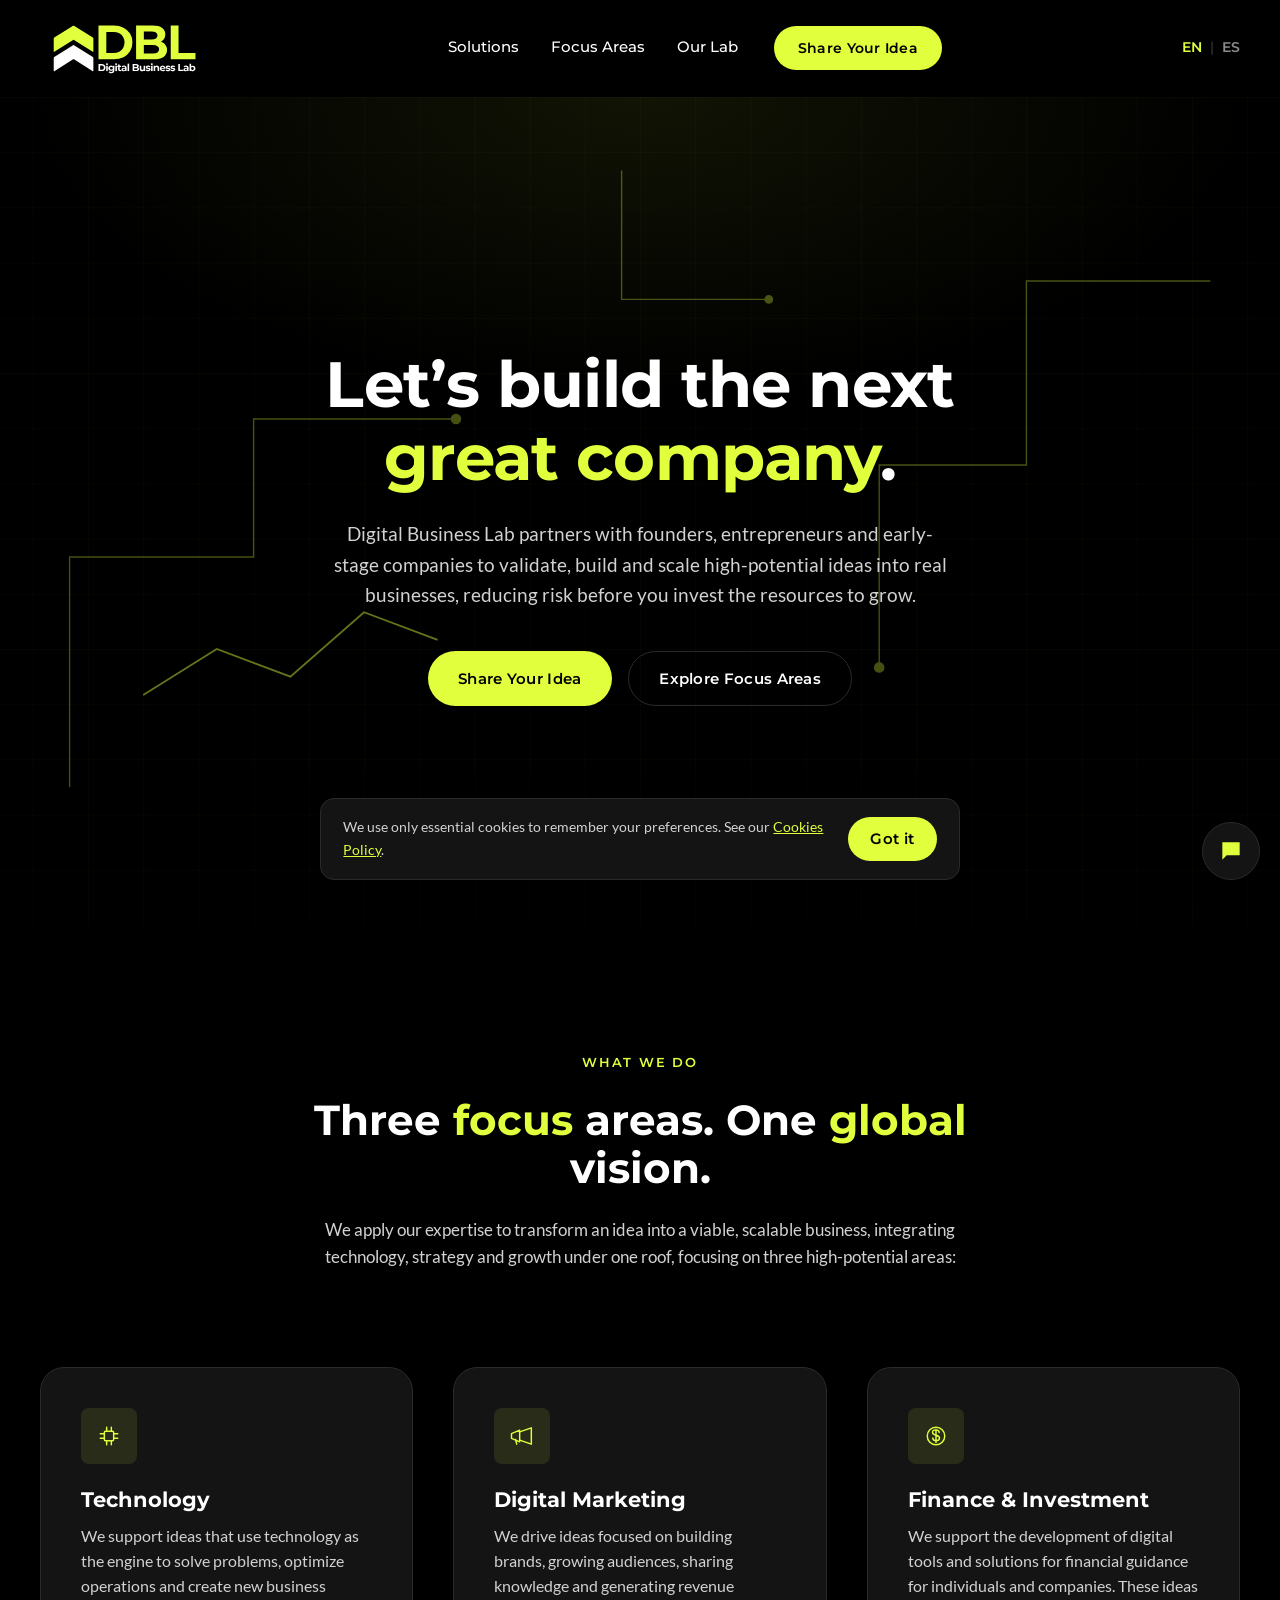
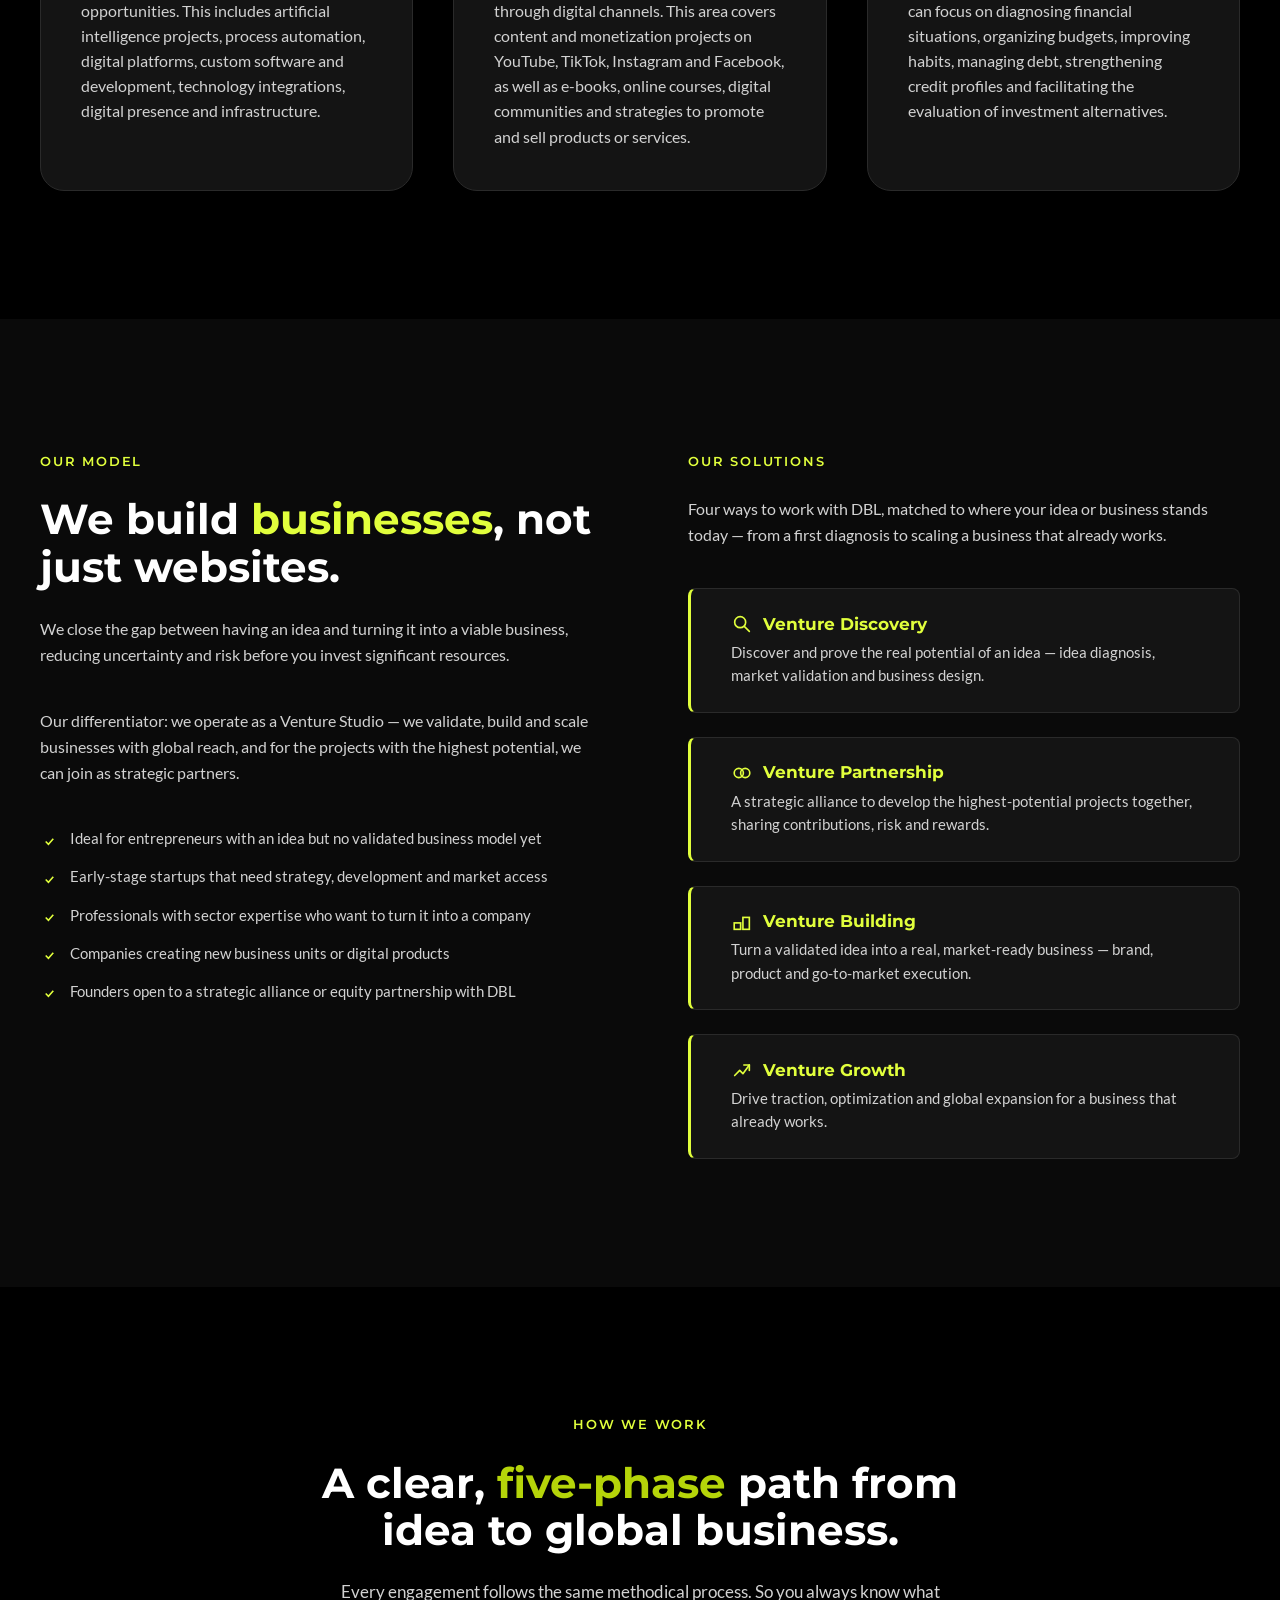
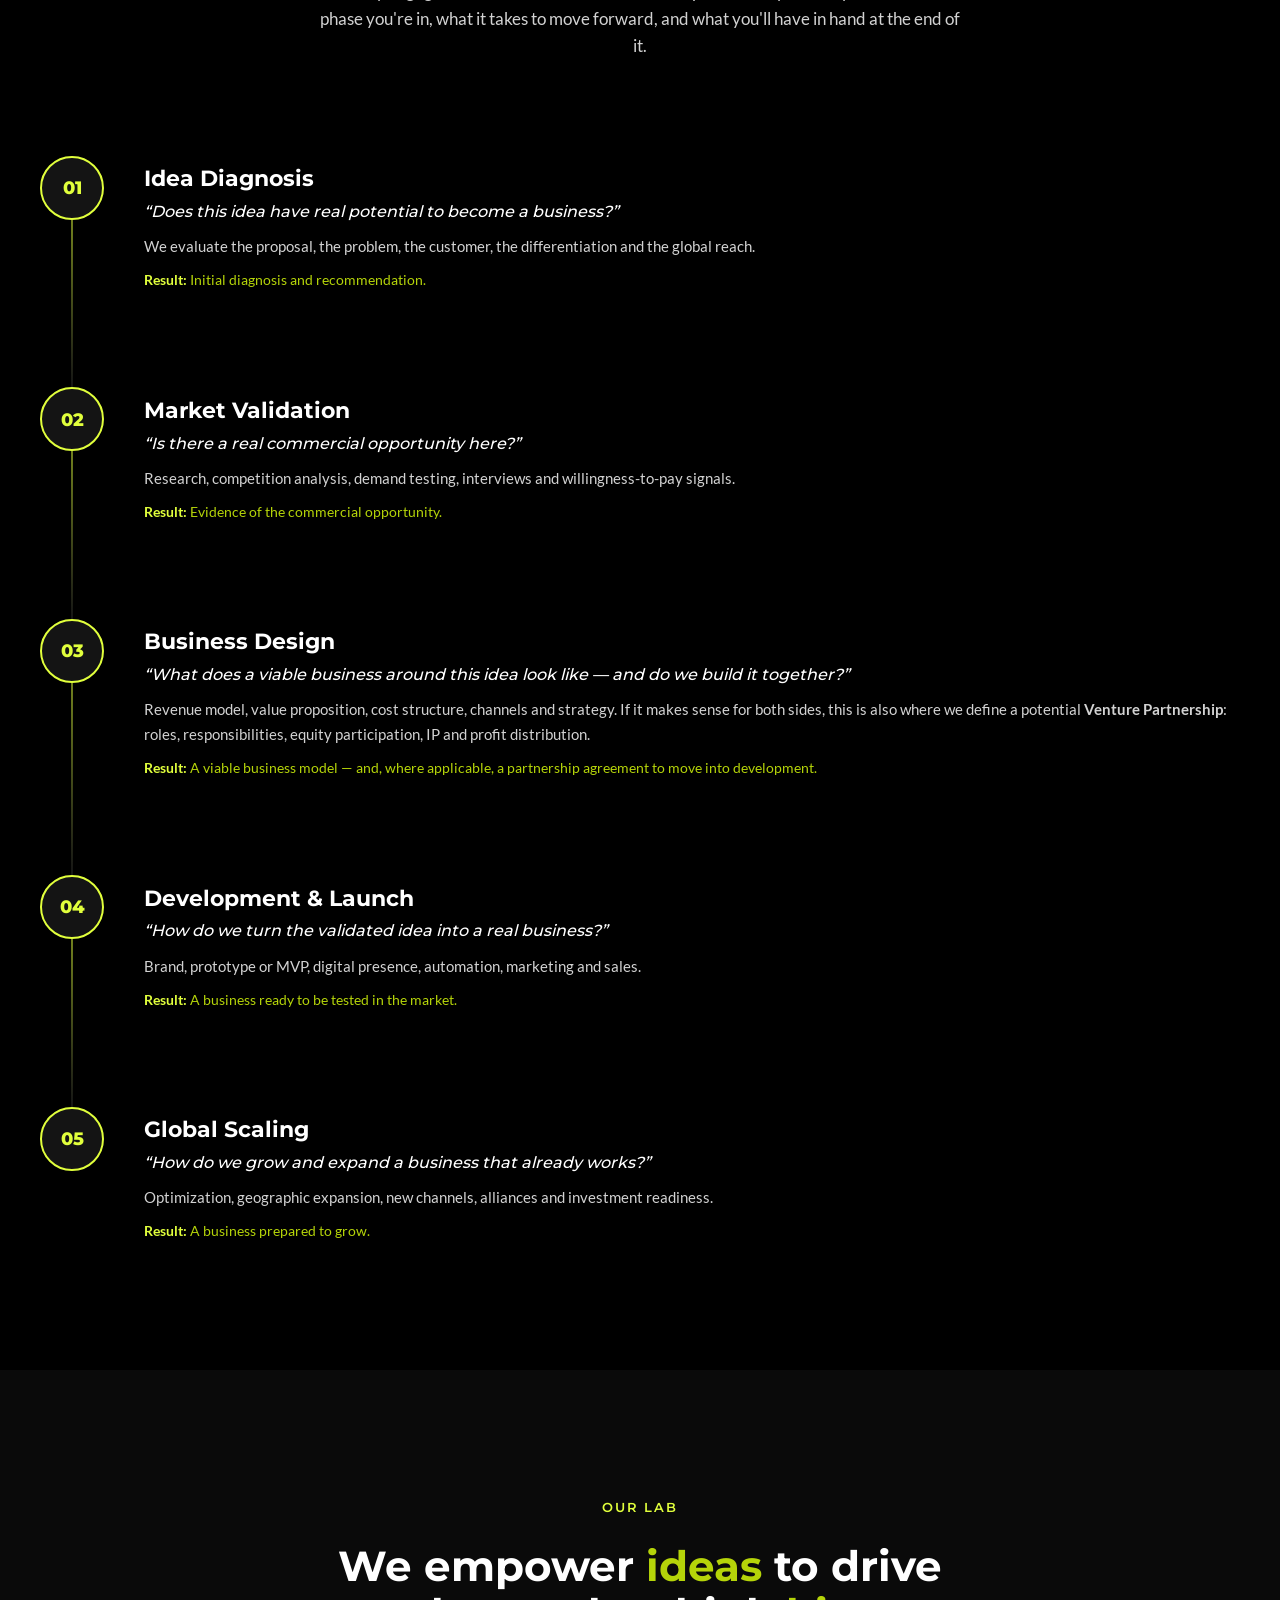
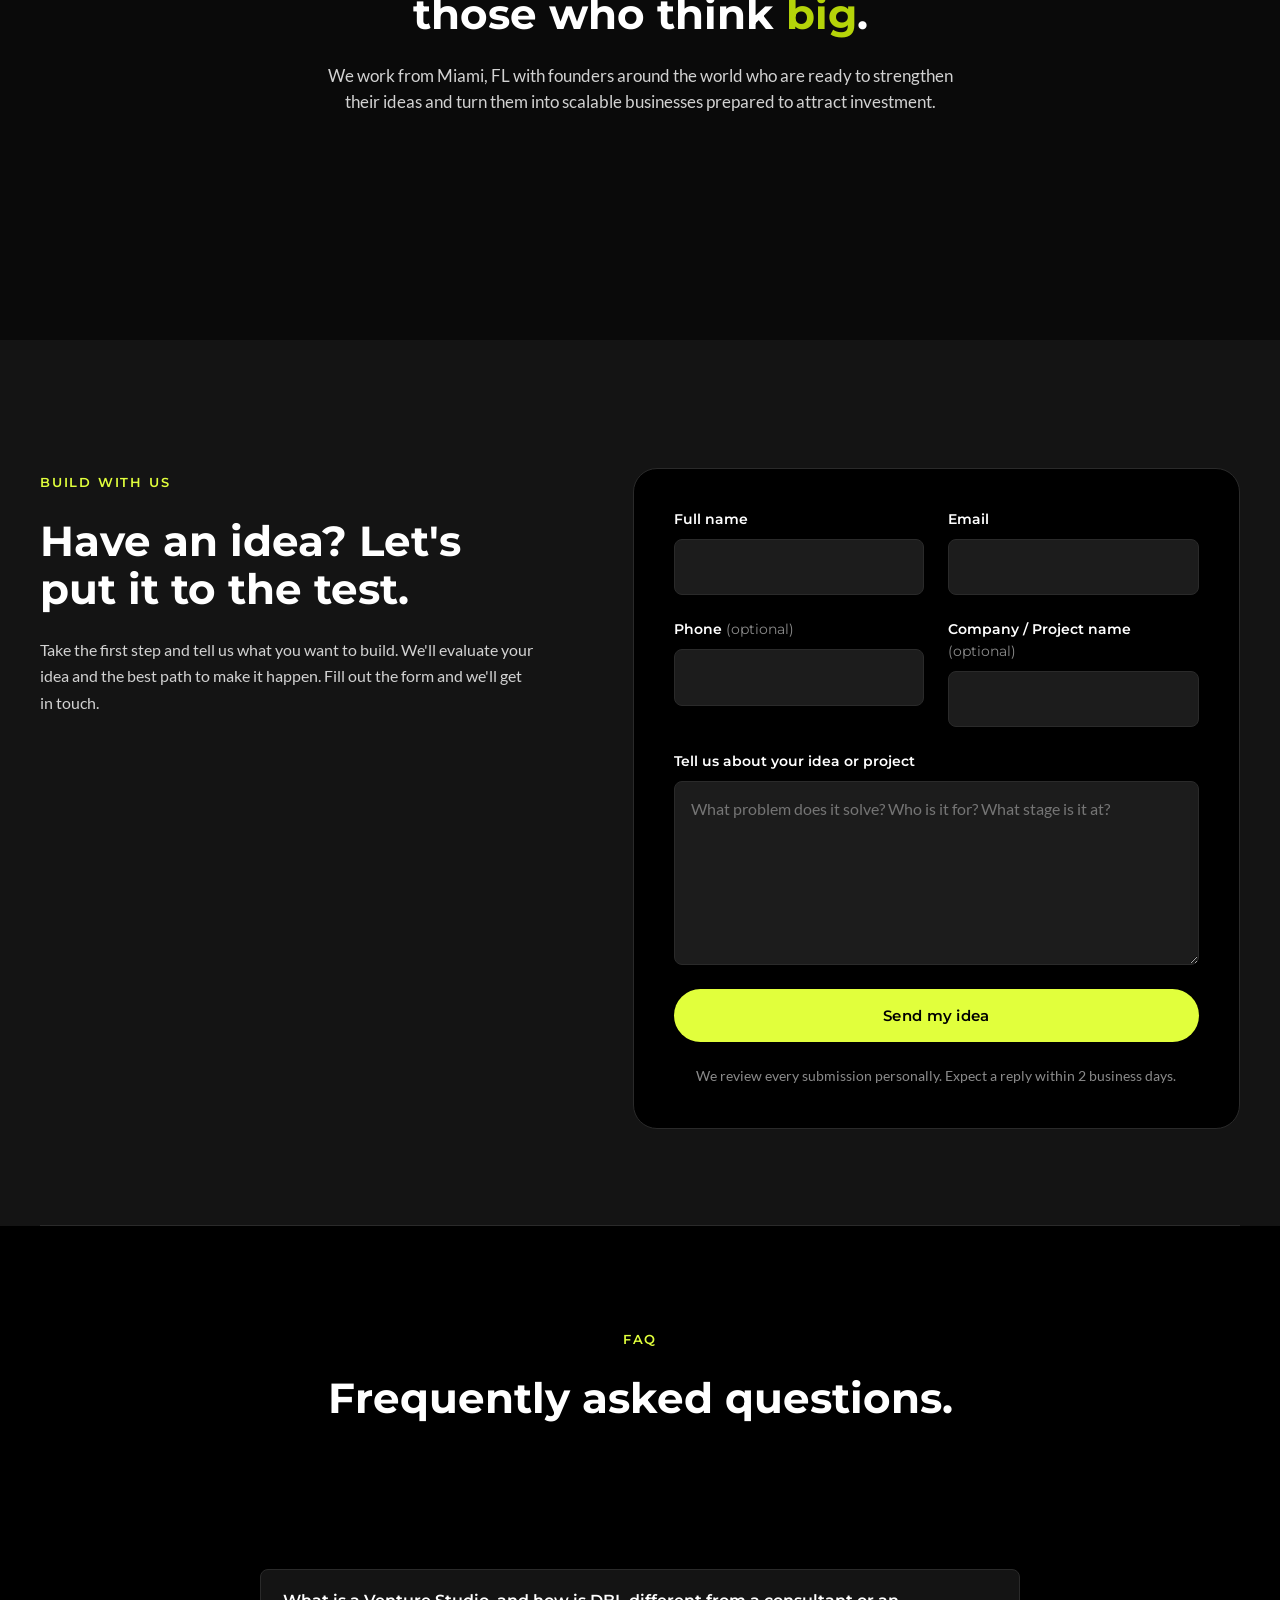
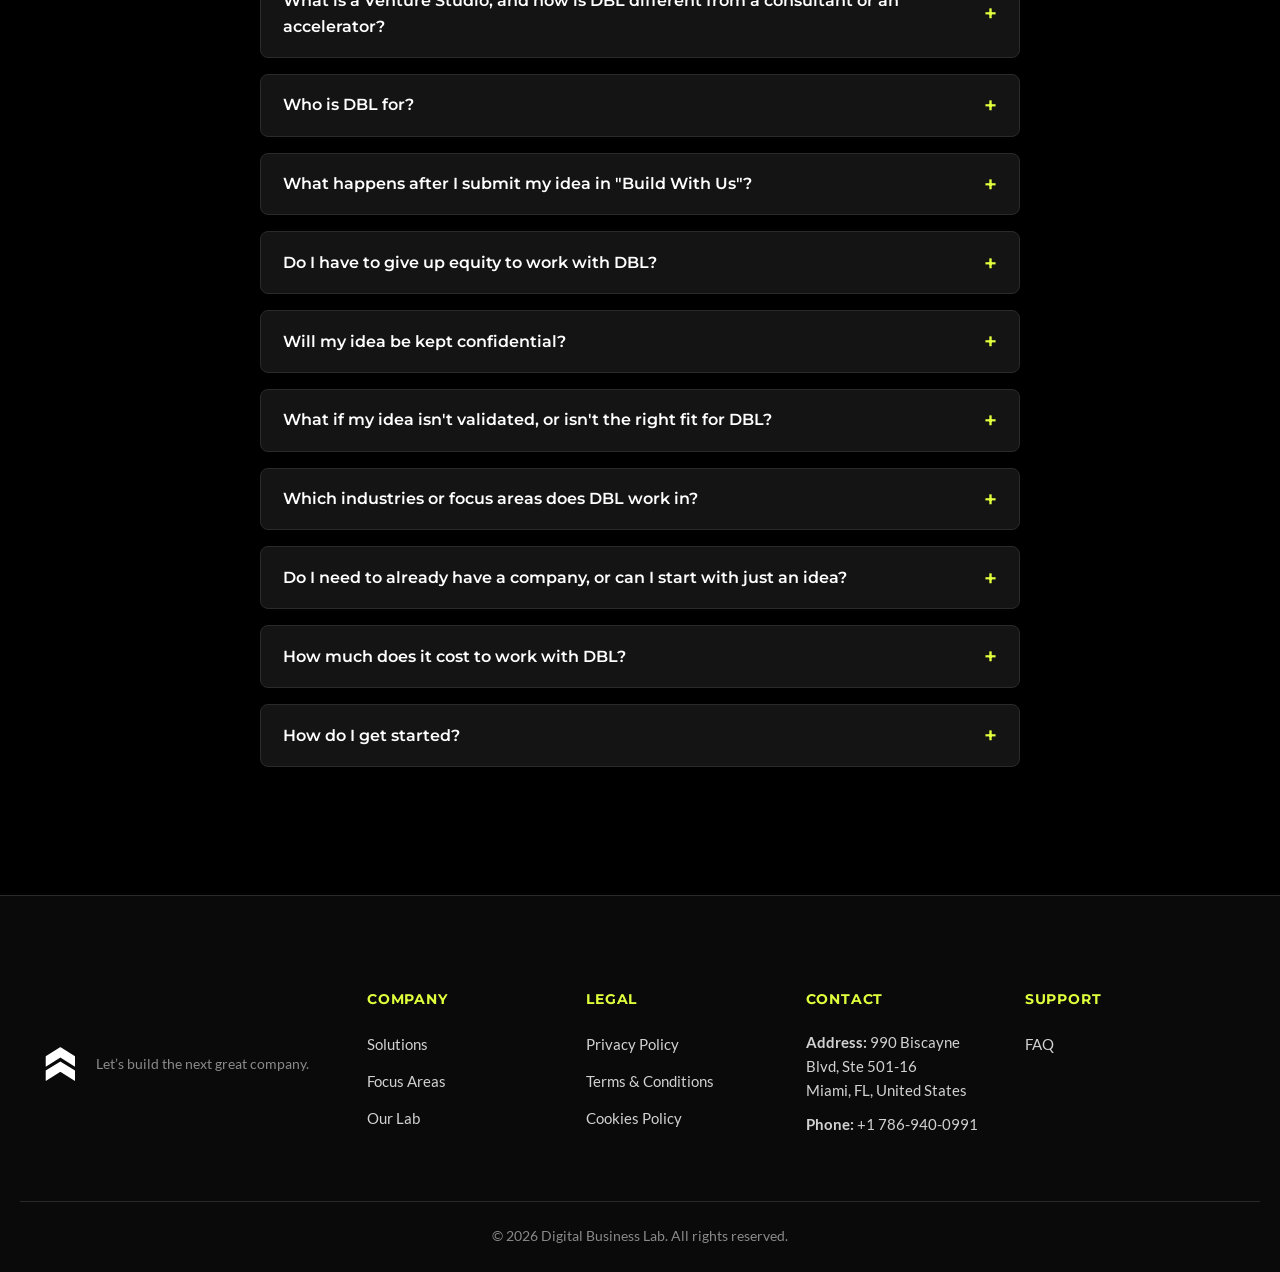
<file: index.html>
<!DOCTYPE html>
<html lang="en">
<head>
  <meta charset="UTF-8">
  <meta name="viewport" content="width=device-width, initial-scale=1.0">
  <title>Digital Business Lab | Venture Studio — From Idea to Global Business</title>
  <meta name="description" content="Digital Business Lab (DBL) is a Venture Studio that validates, builds and scales ideas into global businesses across Technology, Digital Marketing, and Finance & Investment.">
  <meta name="theme-color" content="#000000">

  <!-- SECURITY: the following headers are enforced server-side via vercel.json —
       Content-Security-Policy, X-Frame-Options, Referrer-Policy, Permissions-Policy,
       Strict-Transport-Security. The meta tags below are a client-side fallback only. -->
  <meta http-equiv="X-Content-Type-Options" content="nosniff">
  <meta name="referrer" content="strict-origin-when-cross-origin">

  <!-- TODO once the final domain is registered: add rel="canonical" and
       rel="alternate" hreflang="en" / "es" / "x-default" tags with the real
       absolute URLs (hreflang requires absolute URLs, so these are omitted
       for now rather than pointing at a placeholder domain). -->

  <link rel="icon" href="data:image/svg+xml,%3Csvg xmlns='http://www.w3.org/2000/svg' viewBox='0 0 100 100'%3E%3Cpath d='M50 15 L85 40 L70 40 L70 85 L30 85 L30 40 L15 40 Z' fill='%23E1FF3C'/%3E%3C/svg%3E">

  <link rel="stylesheet" href="styles.css">
  <noscript><style>.reveal { opacity: 1 !important; transform: none !important; }</style></noscript>
</head>
<body>

  <a class="skip-link" href="#main">Skip to content</a>

  <!-- ============ NAVBAR ============ -->
  <header class="navbar" id="navbar">
    <div class="container navbar__inner">
      <a href="#home" class="navbar__logo" aria-label="Digital Business Lab — Home">
        <svg viewBox="0 0 1116.49 452.19" class="navbar__logo-svg" role="img" aria-hidden="true">
          <path class="cls-1" d="M351.43,157,226.06,78.39a5.48,5.48,0,0,0-5.81,0L94.79,157a7.32,7.32,0,0,0-3.5,6.2v85.46a2.48,2.48,0,0,0,3.83,2L220.21,172.2a5.48,5.48,0,0,1,5.81,0l125.09,78.44a2.48,2.48,0,0,0,3.83-2V163.2A7.33,7.33,0,0,0,351.43,157Z"/><path class="cls-2" d="M351.43,286.27,226.06,207.65a5.53,5.53,0,0,0-5.81,0L94.79,286.27a7.32,7.32,0,0,0-3.5,6.2v85.46a2.48,2.48,0,0,0,3.83,2l125.09-78.43a5.48,5.48,0,0,1,5.81,0L351.11,379.9a2.48,2.48,0,0,0,3.83-2V292.47A7.33,7.33,0,0,0,351.43,286.27Z"/><path class="cls-1" d="M555.32,91Q527.43,77,490.9,77H389V301.37H490.9q36.54,0,64.42-13.94t43.58-39.1q15.71-25.15,15.7-59.13,0-34.29-15.7-59.28T555.32,91Zm-2.41,135.08a61.57,61.57,0,0,1-25.63,24.19q-16.51,8.5-38.94,8.49H440.91V119.66h47.43q22.43,0,38.94,8.49a62,62,0,0,1,25.63,24q9.14,15.54,9.14,37Q562.05,210.35,552.91,226.06Z"/><path class="cls-1" d="M810.09,186.8q-3-1.25-6.06-2.26A56.11,56.11,0,0,0,824.83,166q8.65-13,8.65-30.61,0-26.27-21.31-42.3T748.56,77H639V301.37H755q44.22,0,67-16.19t22.75-45q0-19.54-9.13-33T810.09,186.8Zm-67.94-70.66q18.9,0,29,6.57t10.1,19.7q0,13.47-10.1,20t-29,6.57h-51.6V116.14ZM781.73,255.7q-10.43,6.57-30.61,6.57H690.55V206.83h60.57q20.19,0,30.61,6.89t10.41,21Q792.14,249.13,781.73,255.7Z"/><polygon class="cls-1" points="921.29 259.06 921.29 77.04 869.38 77.04 869.38 301.37 1033.78 301.37 1033.78 259.06 921.29 259.06"/><path class="cls-2" d="M423.69,335.87A29.67,29.67,0,0,0,410.25,333H389v46.8h21.26a29.67,29.67,0,0,0,13.44-2.91,22.13,22.13,0,0,0,9.09-8.15,24.91,24.91,0,0,0,0-24.71A22.2,22.2,0,0,0,423.69,335.87Zm-.5,28.18a12.91,12.91,0,0,1-5.35,5.05,17.55,17.55,0,0,1-8.12,1.77h-9.9v-29h9.9a17.55,17.55,0,0,1,8.12,1.78,12.94,12.94,0,0,1,5.35,5,16.57,16.57,0,0,1,0,15.41Z"/><path class="cls-2" d="M450.3,328.72a6.88,6.88,0,0,0-4.68-1.57,6.58,6.58,0,0,0-4.68,1.67,5.65,5.65,0,0,0,0,8.29,6.62,6.62,0,0,0,4.68,1.67,6.49,6.49,0,0,0,4.71-1.71,5.71,5.71,0,0,0,1.77-4.31A5.12,5.12,0,0,0,450.3,328.72Z"/><rect class="cls-2" x="440.4" y="343.79" width="10.43" height="35.97"/><path class="cls-2" d="M484.66,348.35a12.24,12.24,0,0,0-3.88-3.25,16.85,16.85,0,0,0-8-1.84,19.05,19.05,0,0,0-9.06,2.14,16.7,16.7,0,0,0-6.49,6.05,17.3,17.3,0,0,0,6.49,24.4,18.84,18.84,0,0,0,9.06,2.17,16.63,16.63,0,0,0,8-1.87,12.07,12.07,0,0,0,3.34-2.65v1.58q0,4.88-2.5,7.35c-1.68,1.65-4.36,2.48-8.06,2.48a22.88,22.88,0,0,1-6.92-1.11,16.82,16.82,0,0,1-5.78-3l-4.15,7.49a21.41,21.41,0,0,0,7.86,3.71,38.57,38.57,0,0,0,9.79,1.23q9.76,0,15-4.74t5.21-14.78V343.79h-9.89Zm-1.61,16.9a8.09,8.09,0,0,1-3.34,3.11,11.37,11.37,0,0,1-9.76,0,8.38,8.38,0,0,1-3.38-3.11,9.33,9.33,0,0,1,0-9.26,8.5,8.5,0,0,1,3.38-3.07,11.37,11.37,0,0,1,9.76,0,8.2,8.2,0,0,1,3.34,3.07,9.46,9.46,0,0,1,0,9.26Z"/><rect class="cls-2" x="501.17" y="343.79" width="10.43" height="35.97"/><path class="cls-2" d="M511.06,328.72a6.85,6.85,0,0,0-4.68-1.57,6.57,6.57,0,0,0-4.67,1.67,5.65,5.65,0,0,0,0,8.29,6.61,6.61,0,0,0,4.67,1.67,6.5,6.5,0,0,0,4.72-1.71,5.71,5.71,0,0,0,1.77-4.31A5.09,5.09,0,0,0,511.06,328.72Z"/><path class="cls-2" d="M534.4,372a4.37,4.37,0,0,1-3.28-1.23,4.85,4.85,0,0,1-1.2-3.51V352.62h9v-8h-9v-8.76H519.49v8.76h-5.55v8h5.55v14.77q0,6.42,3.54,9.66t9.9,3.24a19.2,19.2,0,0,0,4.64-.56,11.5,11.5,0,0,0,3.85-1.71l-2.81-7.35A6.72,6.72,0,0,1,534.4,372Z"/><path class="cls-2" d="M571.5,347.14q-4.54-3.88-12.77-3.88a31.59,31.59,0,0,0-8.42,1.14,22.35,22.35,0,0,0-7.09,3.2l3.74,7.29a15.13,15.13,0,0,1,4.72-2.44,18.19,18.19,0,0,1,5.65-.9c2.8,0,4.89.62,6.25,1.87a6.73,6.73,0,0,1,2,5.21h-8.29a24,24,0,0,0-8.89,1.38,10.29,10.29,0,0,0-5,3.77,10.13,10.13,0,0,0-1.57,5.62,10,10,0,0,0,1.61,5.55,11,11,0,0,0,4.61,3.91,16.61,16.61,0,0,0,7.22,1.43,15,15,0,0,0,7.76-1.8,9.14,9.14,0,0,0,3.2-3.22v4.49H576V359.24Q576,351,571.5,347.14ZM562.61,372a9,9,0,0,1-4.68,1.24,7,7,0,0,1-4.31-1.17,3.75,3.75,0,0,1-1.57-3.18,3.82,3.82,0,0,1,1.37-3q1.37-1.2,5-1.2h7.16v3.67A7.14,7.14,0,0,1,562.61,372Z"/><rect class="cls-2" x="582.4" y="330.15" width="10.43" height="49.6"/><path class="cls-2" d="M651.72,355.86c-.41-.17-.84-.33-1.27-.47a11.75,11.75,0,0,0,4.35-3.88,11.24,11.24,0,0,0,1.8-6.38,10.5,10.5,0,0,0-4.44-8.82Q647.71,333,638.88,333H616v46.8h24.2q9.22,0,14-3.38a10.87,10.87,0,0,0,4.75-9.39,11.88,11.88,0,0,0-1.91-6.88A11.67,11.67,0,0,0,651.72,355.86Zm-14.17-14.74a11.15,11.15,0,0,1,6.05,1.37,4.57,4.57,0,0,1,2.1,4.11,4.65,4.65,0,0,1-2.1,4.18,11.15,11.15,0,0,1-6.05,1.37H626.78v-11Zm8.25,29.11a12,12,0,0,1-6.38,1.37H626.78V360h12.64a11.59,11.59,0,0,1,6.38,1.44,4.87,4.87,0,0,1,2.18,4.37A4.79,4.79,0,0,1,645.8,370.23Z"/><path class="cls-2" d="M689.16,361.58a12.29,12.29,0,0,1-1.07,5.44,7.2,7.2,0,0,1-2.94,3.21,8.72,8.72,0,0,1-4.28,1,6.86,6.86,0,0,1-5.38-2.11q-1.9-2.1-1.91-6.58V343.79H663.15v20.33a19,19,0,0,0,1.94,9.12,12.28,12.28,0,0,0,5.45,5.32,17.74,17.74,0,0,0,8,1.73,15.78,15.78,0,0,0,7.65-1.9,12.05,12.05,0,0,0,3.51-2.86v4.23h9.9v-36H689.16Z"/><path class="cls-2" d="M731,360.87a16.86,16.86,0,0,0-4.24-1.7,38.87,38.87,0,0,0-4.65-.9c-1.54-.2-3-.44-4.24-.71a10.6,10.6,0,0,1-3.11-1.06,2.18,2.18,0,0,1-1.17-2,2.76,2.76,0,0,1,1.6-2.41,10.56,10.56,0,0,1,5.08-.93,24.26,24.26,0,0,1,5.12.57,17.54,17.54,0,0,1,5.25,2.1l3.47-7.42a20.55,20.55,0,0,0-6.35-2.34,36.64,36.64,0,0,0-7.49-.8,24,24,0,0,0-9,1.5,13.13,13.13,0,0,0-5.72,4.11,9.69,9.69,0,0,0-2,6,9.58,9.58,0,0,0,1.17,5,8.66,8.66,0,0,0,3.11,3.08,15.32,15.32,0,0,0,4.27,1.7c1.56.38,3.11.68,4.65.91s3,.44,4.25.67a10.23,10.23,0,0,1,3.1,1,2.06,2.06,0,0,1,1.17,1.91,2.67,2.67,0,0,1-1.5,2.41,10.88,10.88,0,0,1-5.11.87,24.28,24.28,0,0,1-6.66-1,22.89,22.89,0,0,1-5.84-2.51l-3.48,7.49a21.93,21.93,0,0,0,6.72,2.77,34.86,34.86,0,0,0,8.86,1.1,25.41,25.41,0,0,0,9.19-1.47,13.18,13.18,0,0,0,5.78-4,9.36,9.36,0,0,0,2-5.92,9.22,9.22,0,0,0-1.21-5A9,9,0,0,0,731,360.87Z"/><path class="cls-2" d="M748.52,328.72a6.85,6.85,0,0,0-4.68-1.57,6.61,6.61,0,0,0-4.68,1.67,5.67,5.67,0,0,0,0,8.29,6.66,6.66,0,0,0,4.68,1.67,6.53,6.53,0,0,0,4.72-1.71,5.71,5.71,0,0,0,1.77-4.31A5.09,5.09,0,0,0,748.52,328.72Z"/><rect class="cls-2" x="738.63" y="343.79" width="10.43" height="35.97"/><path class="cls-2" d="M785.19,345a16.81,16.81,0,0,0-7.65-1.7,17,17,0,0,0-8.23,1.94,13.16,13.16,0,0,0-3.67,2.88v-4.29h-10v36H766.1V362a11.84,11.84,0,0,1,1.11-5.48,7.16,7.16,0,0,1,3.07-3.18,9.45,9.45,0,0,1,4.45-1,6.93,6.93,0,0,1,5.38,2.08q1.9,2.07,1.9,6.41v19h10.43V359.17a18.51,18.51,0,0,0-1.93-9A12.45,12.45,0,0,0,785.19,345Z"/><path class="cls-2" d="M825.1,345.5a21.46,21.46,0,0,0-19.35.13,17.85,17.85,0,0,0-6.86,6.55,18.32,18.32,0,0,0-2.5,9.6,17.5,17.5,0,0,0,9.72,16.11,25.53,25.53,0,0,0,19.43.9,16.17,16.17,0,0,0,6.21-4.31l-5.55-6a12.32,12.32,0,0,1-4,2.61,13.56,13.56,0,0,1-5.05.87,12.47,12.47,0,0,1-5.58-1.17,8.49,8.49,0,0,1-3.68-3.41,9.48,9.48,0,0,1-1-2.64h27.2c0-.45.09-.93.14-1.44s.06-1,.06-1.37a19.23,19.23,0,0,0-2.47-10A16.73,16.73,0,0,0,825.1,345.5Zm-14.17,6.82a9.3,9.3,0,0,1,4.71-1.17,9.13,9.13,0,0,1,4.68,1.17,8.29,8.29,0,0,1,3.14,3.24,9,9,0,0,1,1,3.07H806.76a9.29,9.29,0,0,1,1-3A8.2,8.2,0,0,1,810.93,352.32Z"/><path class="cls-2" d="M866.05,363.88a9,9,0,0,0-3.11-3,16.93,16.93,0,0,0-4.25-1.7,38.71,38.71,0,0,0-4.64-.9c-1.54-.2-3-.44-4.25-.71a10.71,10.71,0,0,1-3.11-1.06,2.18,2.18,0,0,1-1.17-2,2.77,2.77,0,0,1,1.61-2.41,10.53,10.53,0,0,1,5.08-.93,24.17,24.17,0,0,1,5.11.57,17.54,17.54,0,0,1,5.25,2.1l3.48-7.42a20.65,20.65,0,0,0-6.35-2.34,36.64,36.64,0,0,0-7.49-.8,24.07,24.07,0,0,0-9,1.5,13.19,13.19,0,0,0-5.72,4.11,9.75,9.75,0,0,0-2,6,9.58,9.58,0,0,0,1.17,5,8.74,8.74,0,0,0,3.11,3.08,15.38,15.38,0,0,0,4.28,1.7c1.56.38,3.11.68,4.65.91s3,.44,4.24.67a10.3,10.3,0,0,1,3.11,1,2.06,2.06,0,0,1,1.17,1.91,2.67,2.67,0,0,1-1.5,2.41,10.93,10.93,0,0,1-5.12.87,24.27,24.27,0,0,1-6.65-1,23.12,23.12,0,0,1-5.85-2.51l-3.48,7.49a21.93,21.93,0,0,0,6.72,2.77,34.92,34.92,0,0,0,8.86,1.1,25.41,25.41,0,0,0,9.19-1.47,13.16,13.16,0,0,0,5.79-4,9.41,9.41,0,0,0,2-5.92A9.23,9.23,0,0,0,866.05,363.88Z"/><path class="cls-2" d="M895.36,360.87a16.86,16.86,0,0,0-4.24-1.7,38.87,38.87,0,0,0-4.65-.9c-1.54-.2-3-.44-4.24-.71a10.6,10.6,0,0,1-3.11-1.06,2.18,2.18,0,0,1-1.17-2,2.76,2.76,0,0,1,1.6-2.41,10.53,10.53,0,0,1,5.08-.93,24.26,24.26,0,0,1,5.12.57,17.39,17.39,0,0,1,5.24,2.1l3.48-7.42a20.55,20.55,0,0,0-6.35-2.34,36.64,36.64,0,0,0-7.49-.8,24.11,24.11,0,0,0-9,1.5,13.15,13.15,0,0,0-5.71,4.11,9.69,9.69,0,0,0-2,6,9.58,9.58,0,0,0,1.17,5,8.71,8.71,0,0,0,3.1,3.08,15.5,15.5,0,0,0,4.28,1.7c1.56.38,3.11.68,4.65.91s2.95.44,4.24.67a10.21,10.21,0,0,1,3.11,1,2.06,2.06,0,0,1,1.17,1.91,2.67,2.67,0,0,1-1.5,2.41,10.9,10.9,0,0,1-5.12.87,24.27,24.27,0,0,1-6.65-1,23.12,23.12,0,0,1-5.85-2.51l-3.47,7.49a21.82,21.82,0,0,0,6.72,2.77,34.84,34.84,0,0,0,8.85,1.1,25.46,25.46,0,0,0,9.2-1.47,13.18,13.18,0,0,0,5.78-4,9.35,9.35,0,0,0,2-5.92,9.23,9.23,0,0,0-1.2-5A9,9,0,0,0,895.36,360.87Z"/><polygon class="cls-2" points="930.42 332.96 919.6 332.96 919.6 379.76 953.89 379.76 953.89 370.94 930.42 370.94 930.42 332.96"/><path class="cls-2" d="M983.71,347.14q-4.56-3.88-12.77-3.88a31.67,31.67,0,0,0-8.43,1.14,22.39,22.39,0,0,0-7.08,3.2l3.74,7.29a15,15,0,0,1,4.71-2.44,18.24,18.24,0,0,1,5.65-.9q4.22,0,6.25,1.87a6.73,6.73,0,0,1,2,5.21h-8.29a24,24,0,0,0-8.89,1.38,10.31,10.31,0,0,0-5,3.77,10.63,10.63,0,0,0,0,11.17,11,11,0,0,0,4.62,3.91,16.57,16.57,0,0,0,7.22,1.43,14.92,14.92,0,0,0,7.75-1.8,9.08,9.08,0,0,0,3.21-3.22v4.49h9.76V359.24Q988.25,351,983.71,347.14Zm-8.9,24.9a9,9,0,0,1-4.68,1.24,7.09,7.09,0,0,1-4.31-1.17,3.77,3.77,0,0,1-1.57-3.18,3.85,3.85,0,0,1,1.37-3q1.38-1.2,5-1.2h7.15v3.67A7,7,0,0,1,974.81,372Z"/><path class="cls-2" d="M1031.4,352a16.82,16.82,0,0,0-6.41-6.42,18.38,18.38,0,0,0-9.13-2.27,15.44,15.44,0,0,0-8,2,12.06,12.06,0,0,0-2.88,2.36V330.15H994.6v49.61h10v-4.17a12,12,0,0,0,3.15,2.7,15.76,15.76,0,0,0,8.15,2A18.08,18.08,0,0,0,1025,378a17,17,0,0,0,6.41-6.45,21.35,21.35,0,0,0,0-19.59ZM1022,367.09a8.73,8.73,0,0,1-7.92,4.65,9.07,9.07,0,0,1-4.68-1.21,8.44,8.44,0,0,1-3.28-3.44,12.44,12.44,0,0,1,0-10.66,8.55,8.55,0,0,1,3.28-3.41,9.16,9.16,0,0,1,4.68-1.2,8.74,8.74,0,0,1,7.92,4.61,12.16,12.16,0,0,1,0,10.66Z"/>
        </svg>
      </a>

      <nav class="navbar__nav" id="primary-nav" aria-label="Primary">
        <ul class="navbar__links">
          <li><a href="#solutions">Solutions</a></li>
          <li><a href="#focus-areas">Focus Areas</a></li>
          <li><a href="#about">Our Lab</a></li>
        </ul>
        <a href="#build-with-us" class="btn btn--primary navbar__cta">Share Your Idea</a>
      </nav>

      <div class="lang-switch" aria-label="Language">
        <a href="/" class="lang-switch__link is-active">EN</a>
        <span class="lang-switch__sep" aria-hidden="true">|</span>
        <a href="/es/" class="lang-switch__link">ES</a>
      </div>

      <button class="navbar__toggle" id="navToggle" aria-expanded="false" aria-controls="primary-nav" aria-label="Toggle navigation menu">
        <span></span><span></span><span></span>
      </button>
    </div>
  </header>

  <main id="main">

    <!-- ============ HERO ============ -->
    <section class="hero" id="home">
      <div class="hero__bg" aria-hidden="true">
        <svg viewBox="0 0 1440 900" preserveAspectRatio="xMidYMid slice" class="hero__bg-svg">
          <defs>
            <pattern id="grid" width="60" height="60" patternUnits="userSpaceOnUse">
              <path d="M 60 0 L 0 0 0 60" fill="none" stroke="rgba(225,255,60,0.06)" stroke-width="1"/>
            </pattern>
          </defs>
          <rect width="1440" height="900" fill="url(#grid)"/>
          <g stroke="var(--color-accent)" stroke-width="1.5" fill="none" opacity="0.35">
            <path d="M100 750 L100 500 L300 500 L300 350 L520 350"/>
            <circle cx="520" cy="350" r="5" fill="var(--color-accent)"/>
            <path d="M1340 200 L1140 200 L1140 400 L980 400 L980 620"/>
            <circle cx="980" cy="620" r="5" fill="var(--color-accent)"/>
            <path d="M700 80 L700 220 L860 220"/>
            <circle cx="860" cy="220" r="4" fill="var(--color-accent)"/>
          </g>
          <g stroke="var(--color-accent)" stroke-width="2" fill="none" opacity="0.5">
            <polyline points="180,650 260,600 340,630 420,560 500,590" />
          </g>
        </svg>
      </div>

      <div class="container hero__content reveal">
        <h1 class="hero__title">Let&rsquo;s build the next <span class="text-accent">great company</span>.</h1>
        <p class="hero__subtitle">
          Digital Business Lab partners with founders, entrepreneurs and early-stage companies to validate,
          build and scale high-potential ideas into real businesses, reducing risk before you invest the
          resources to grow.
        </p>
        <div class="hero__actions">
          <a href="#build-with-us" class="btn btn--primary">Share Your Idea</a>
          <a href="#focus-areas" class="btn btn--outline">Explore Focus Areas</a>
        </div>
      </div>
    </section>

    <!-- ============ FOCUS AREAS ============ -->
    <section class="section" id="focus-areas">
      <div class="container">
        <p class="eyebrow eyebrow--center">What We Do</p>
        <h2 class="section__title reveal">Three <span class="text-accent">focus</span> areas. One <span class="text-accent">global</span> vision.</h2>
        <p class="section__lead reveal">
          We apply our expertise to transform an idea into a viable, scalable business, integrating technology,
          strategy and growth under one roof, focusing on three high-potential areas:
        </p>

        <div class="grid grid--3">
          <article class="card reveal">
            <div class="card__icon" aria-hidden="true">
              <svg viewBox="0 0 48 48" fill="none"><rect x="16" y="16" width="16" height="16" rx="2" stroke="var(--color-accent)" stroke-width="2.5"/><path d="M20 16V9M28 16V9M20 39v-7M28 39v-7M16 20H9M16 28H9M39 20h-7M39 28h-7" stroke="var(--color-accent)" stroke-width="2.5" stroke-linecap="round"/></svg>
            </div>
            <h3 class="card__title">Technology</h3>
            <p class="card__text">
              We support ideas that use technology as the engine to solve problems, optimize operations and
              create new business opportunities. This includes artificial intelligence projects, process
              automation, digital platforms, custom software and development, technology integrations, digital
              presence and infrastructure.
            </p>
          </article>

          <article class="card reveal">
            <div class="card__icon" aria-hidden="true">
              <svg viewBox="0 0 48 48" fill="none"><path d="M6 20 L20 14 V34 L6 28 Z" stroke="var(--color-accent)" stroke-width="2.5" stroke-linejoin="round"/><path d="M20 17 L40 10 V38 L20 31" stroke="var(--color-accent)" stroke-width="2.5" stroke-linejoin="round"/><path d="M13 30 L15 38" stroke="var(--color-accent)" stroke-width="2.5" stroke-linecap="round"/></svg>
            </div>
            <h3 class="card__title">Digital Marketing</h3>
            <p class="card__text">
              We drive ideas focused on building brands, growing audiences, sharing knowledge and generating
              revenue through digital channels. This area covers content and monetization projects on YouTube,
              TikTok, Instagram and Facebook, as well as e-books, online courses, digital communities and
              strategies to promote and sell products or services.
            </p>
          </article>

          <article class="card reveal">
            <div class="card__icon" aria-hidden="true">
              <svg viewBox="0 0 48 48" fill="none"><circle cx="24" cy="24" r="15" stroke="var(--color-accent)" stroke-width="2.5"/><path d="M24 13v22M29.5 18c0-2.7-2.6-4.5-5.5-4.5-3.3 0-6 1.9-6 4.6 0 2.7 2.6 3.7 6 4.6 3.5.9 6 1.9 6 4.7 0 2.7-2.7 4.6-6 4.6-2.9 0-5.5-1.8-5.5-4.5" stroke="var(--color-accent)" stroke-width="2.5" stroke-linecap="round" stroke-linejoin="round"/></svg>
            </div>
            <h3 class="card__title">Finance &amp; Investment</h3>
            <p class="card__text">
              We support the development of digital tools and solutions for financial guidance for individuals
              and companies. These ideas can focus on diagnosing financial situations, organizing budgets,
              improving habits, managing debt, strengthening credit profiles and facilitating the evaluation of
              investment alternatives.
            </p>
          </article>
        </div>
      </div>
    </section>

    <!-- ============ SOLUTIONS ============ -->
    <section class="section section--alt" id="solutions">
      <div class="container">
        <div class="split">
          <div class="split__col reveal">
            <p class="eyebrow">Our Model</p>
            <h2 class="section__title section__title--left">We build <span class="text-accent">businesses</span>, not just websites.</h2>
            <p class="split__text">
              We close the gap between having an idea and turning it into a viable business, reducing
              uncertainty and risk before you invest significant resources.
            </p>
            <p class="split__text">
              Our differentiator: we operate as a Venture Studio — we validate, build and scale businesses
              with global reach, and for the projects with the highest potential, we can join as strategic
              partners.
            </p>
            <ul class="checklist">
              <li>Ideal for entrepreneurs with an idea but no validated business model yet</li>
              <li>Early-stage startups that need strategy, development and market access</li>
              <li>Professionals with sector expertise who want to turn it into a company</li>
              <li>Companies creating new business units or digital products</li>
              <li>Founders open to a strategic alliance or equity partnership with DBL</li>
            </ul>
          </div>

          <div class="split__col reveal">
            <p class="eyebrow">Our Solutions</p>
            <p class="split__text solutions-intro">
              Four ways to work with DBL, matched to where your idea or business stands today — from a first
              diagnosis to scaling a business that already works.
            </p>
            <div class="solutions-list">
              <div class="solution">
                <div class="solution__header">
                  <span class="solution__icon" aria-hidden="true">
                    <svg viewBox="0 0 24 24" fill="none"><circle cx="10" cy="10" r="6" stroke="var(--color-accent)" stroke-width="1.8"/><path d="M14.5 14.5L20 20" stroke="var(--color-accent)" stroke-width="1.8" stroke-linecap="round"/></svg>
                  </span>
                  <h3 class="solution__title">Venture Discovery</h3>
                </div>
                <p class="solution__text">Discover and prove the real potential of an idea — idea diagnosis, market validation and business design.</p>
              </div>
              <div class="solution">
                <div class="solution__header">
                  <span class="solution__icon" aria-hidden="true">
                    <svg viewBox="0 0 24 24" fill="none"><circle cx="8.5" cy="12" r="5" stroke="var(--color-accent)" stroke-width="1.8"/><circle cx="15.5" cy="12" r="5" stroke="var(--color-accent)" stroke-width="1.8"/></svg>
                  </span>
                  <h3 class="solution__title">Venture Partnership</h3>
                </div>
                <p class="solution__text">A strategic alliance to develop the highest-potential projects together, sharing contributions, risk and rewards.</p>
              </div>
              <div class="solution">
                <div class="solution__header">
                  <span class="solution__icon" aria-hidden="true">
                    <svg viewBox="0 0 24 24" fill="none"><rect x="3.5" y="13" width="7" height="7" stroke="var(--color-accent)" stroke-width="1.8"/><rect x="13" y="7" width="7" height="13" stroke="var(--color-accent)" stroke-width="1.8"/></svg>
                  </span>
                  <h3 class="solution__title">Venture Building</h3>
                </div>
                <p class="solution__text">Turn a validated idea into a real, market-ready business — brand, product and go-to-market execution.</p>
              </div>
              <div class="solution">
                <div class="solution__header">
                  <span class="solution__icon" aria-hidden="true">
                    <svg viewBox="0 0 24 24" fill="none"><path d="M4 18L9.5 12.5L13 16L20 6.5" stroke="var(--color-accent)" stroke-width="1.8" stroke-linecap="round" stroke-linejoin="round"/><path d="M14 6.5H20V12.5" stroke="var(--color-accent)" stroke-width="1.8" stroke-linecap="round" stroke-linejoin="round"/></svg>
                  </span>
                  <h3 class="solution__title">Venture Growth</h3>
                </div>
                <p class="solution__text">Drive traction, optimization and global expansion for a business that already works.</p>
              </div>
            </div>
          </div>
        </div>
      </div>
    </section>

    <!-- ============ OUR PROCESS — 5 PHASES ============ -->
    <section class="section" id="process">
      <div class="container">
        <p class="eyebrow eyebrow--center">How We Work</p>
        <h2 class="section__title reveal">A clear, <span class="text-olive">five-phase</span> path from idea to global business.</h2>
        <p class="section__lead reveal">
          Every engagement follows the same methodical process. So you always know what phase you're in,
          what it takes to move forward, and what you'll have in hand at the end of it.
        </p>

        <ol class="process">
          <li class="process__item reveal">
            <div class="process__marker"><span>01</span></div>
            <div class="process__body">
              <h3 class="process__title">Idea Diagnosis</h3>
              <p class="process__question">&ldquo;Does this idea have real potential to become a business?&rdquo;</p>
              <p class="process__text">We evaluate the proposal, the problem, the customer, the differentiation and the global reach.</p>
              <p class="process__result"><strong>Result:</strong> Initial diagnosis and recommendation.</p>
            </div>
          </li>
          <li class="process__item reveal">
            <div class="process__marker"><span>02</span></div>
            <div class="process__body">
              <h3 class="process__title">Market Validation</h3>
              <p class="process__question">&ldquo;Is there a real commercial opportunity here?&rdquo;</p>
              <p class="process__text">Research, competition analysis, demand testing, interviews and willingness-to-pay signals.</p>
              <p class="process__result"><strong>Result:</strong> Evidence of the commercial opportunity.</p>
            </div>
          </li>
          <li class="process__item reveal">
            <div class="process__marker"><span>03</span></div>
            <div class="process__body">
              <h3 class="process__title">Business Design</h3>
              <p class="process__question">&ldquo;What does a viable business around this idea look like — and do we build it together?&rdquo;</p>
              <p class="process__text">
                Revenue model, value proposition, cost structure, channels and strategy. If it makes sense for both
                sides, this is also where we define a potential <strong>Venture Partnership</strong>: roles,
                responsibilities, equity participation, IP and profit distribution.
              </p>
              <p class="process__result"><strong>Result:</strong> A viable business model — and, where applicable, a partnership agreement to move into development.</p>
            </div>
          </li>
          <li class="process__item reveal">
            <div class="process__marker"><span>04</span></div>
            <div class="process__body">
              <h3 class="process__title">Development &amp; Launch</h3>
              <p class="process__question">&ldquo;How do we turn the validated idea into a real business?&rdquo;</p>
              <p class="process__text">Brand, prototype or MVP, digital presence, automation, marketing and sales.</p>
              <p class="process__result"><strong>Result:</strong> A business ready to be tested in the market.</p>
            </div>
          </li>
          <li class="process__item reveal">
            <div class="process__marker"><span>05</span></div>
            <div class="process__body">
              <h3 class="process__title">Global Scaling</h3>
              <p class="process__question">&ldquo;How do we grow and expand a business that already works?&rdquo;</p>
              <p class="process__text">Optimization, geographic expansion, new channels, alliances and investment readiness.</p>
              <p class="process__result"><strong>Result:</strong> A business prepared to grow.</p>
            </div>
          </li>
        </ol>
      </div>
    </section>

    <!-- ============ ABOUT (anchor placeholder, styled) ============ -->
    <section class="section section--alt" id="about">
      <div class="container">
        <p class="eyebrow eyebrow--center">Our Lab</p>
        <h2 class="section__title reveal">We empower <span class="text-olive">ideas</span> to drive those who think <span class="text-olive">big</span>.</h2>
        <p class="section__lead reveal">
          We work from Miami, FL with founders around the world who are ready to strengthen their ideas and turn
          them into scalable businesses prepared to attract investment.
        </p>
      </div>
    </section>

    <!-- ============ BUILD WITH US ============ -->
    <section class="section section--dark" id="build-with-us">
      <div class="container">
        <div class="build">
          <div class="build__intro reveal">
            <p class="eyebrow">Build With Us</p>
            <h2 class="section__title section__title--left">Have an idea? Let's put it to the test.</h2>
            <p class="build__text">
              Take the first step and tell us what you want to build. We'll evaluate your idea and the best path
              to make it happen. Fill out the form and we'll get in touch.
            </p>
          </div>

          <!--
            SETUP (Formspree/EmailJS pending — see plan): to go live, either
            1) Formspree: set action="https://formspree.io/f/YOUR_FORM_ID" and remove
               the JS preventDefault-based simulation in script.js's buildForm handler, or
            2) EmailJS: keep action="#", call emailjs.sendForm(serviceID, templateID, this)
               inside the same submit handler.
            Either way, the backend must apply rate-limiting (max 5 submissions/IP/hour)
            and server-side validation — this frontend form alone is not sufficient.
          -->
          <form class="build__form reveal" id="buildForm" action="#" method="post" novalidate
                data-success-text="Thank you — we&rsquo;ll be in touch soon">
            <!-- Honeypot anti-bot field: hidden from real users via CSS, invisible to
                 screen readers via aria-hidden + tabindex, but bots that auto-fill every
                 field will trip it. script.js silently drops submissions where this is filled. -->
            <div class="form-field form-field--honeypot" aria-hidden="true">
              <label for="website">Website</label>
              <input type="text" id="website" name="website" tabindex="-1" autocomplete="off">
            </div>
            <div class="form-row">
              <div class="form-field">
                <label for="name">Full name</label>
                <input type="text" id="name" name="name" required autocomplete="name">
              </div>
              <div class="form-field">
                <label for="email">Email</label>
                <input type="email" id="email" name="email" required autocomplete="email">
              </div>
            </div>
            <div class="form-row">
              <div class="form-field">
                <label for="phone">Phone <span class="optional">(optional)</span></label>
                <input type="tel" id="phone" name="phone" autocomplete="tel">
              </div>
              <div class="form-field">
                <label for="company">Company / Project name <span class="optional">(optional)</span></label>
                <input type="text" id="company" name="company">
              </div>
            </div>
            <div class="form-field">
              <label for="idea">Tell us about your idea or project</label>
              <textarea id="idea" name="idea" rows="6" required placeholder="What problem does it solve? Who is it for? What stage is it at?"></textarea>
            </div>
            <button type="submit" class="btn btn--primary btn--full">Send my idea</button>
            <p class="form-note">We review every submission personally. Expect a reply within 2 business days.</p>
          </form>
        </div>
      </div>
    </section>

    <!-- ============ FAQ ============ -->
    <section class="section" id="faq">
      <div class="container">
        <p class="eyebrow eyebrow--center">FAQ</p>
        <h2 class="section__title reveal">Frequently asked questions.</h2>
        <p class="section__lead reveal">Everything founders usually ask before developing their idea with us.</p>

        <div class="faq-list reveal">
          <details class="faq-item">
            <summary>What is a Venture Studio, and how is DBL different from a consultant or an accelerator?</summary>
            <p>A consultant advises; an accelerator mentors companies that already exist. A Venture Studio like DBL does both and more — we validate the idea, help design and build the business alongside you, and for the highest-potential projects, we can join as strategic or equity partners. We share in the execution, not just the advice.</p>
          </details>
          <details class="faq-item">
            <summary>Who is DBL for?</summary>
            <p>Entrepreneurs with an idea but no validated business model yet; early-stage startups that need strategy, development and market access; professionals with sector expertise who want to turn it into a company; companies creating new business units or digital products; and founders open to a strategic alliance or equity partnership with DBL.</p>
          </details>
          <details class="faq-item">
            <summary>What happens after I submit my idea in "Build With Us"?</summary>
            <p>Our team reviews every submission personally. If there's a potential fit, we'll reach out within 2 business days to schedule an initial conversation — the starting point of Phase 1, Idea Diagnosis.</p>
          </details>
          <details class="faq-item">
            <summary>Do I have to give up equity to work with DBL?</summary>
            <p>No. Equity partnership is only one possible path, reserved for select high-potential projects where both sides agree it makes sense — and it's always discussed and defined explicitly during the Business Design phase, never assumed. Many engagements move forward as straightforward paid consulting or development work instead.</p>
          </details>
          <details class="faq-item">
            <summary>Will my idea be kept confidential?</summary>
            <p>We treat every submission with discretion, and only a small internal team reviews it. That said, submitting the form does not by itself create a legally binding NDA — if you'd like a signed confidentiality agreement before sharing sensitive details, just ask us for one before your first call.</p>
          </details>
          <details class="faq-item">
            <summary>What if my idea isn't validated, or isn't the right fit for DBL?</summary>
            <p>We'll tell you directly and explain why — that's part of our process. A "no" from us at the Diagnosis or Validation phase is far cheaper than finding out after months of building on your own.</p>
          </details>
          <details class="faq-item">
            <summary>Which industries or focus areas does DBL work in?</summary>
            <p>We concentrate on three areas: Technology (AI, automation, custom software and digital platforms), Digital Marketing (brand building, content and audience monetization) and Finance &amp; Investment (digital financial guidance tools). Most projects combine more than one.</p>
          </details>
          <details class="faq-item">
            <summary>Do I need to already have a company, or can I start with just an idea?</summary>
            <p>Just an idea is enough to start. Idea Diagnosis, our first phase, exists specifically to evaluate raw ideas before any company structure is in place.</p>
          </details>
          <details class="faq-item">
            <summary>How much does it cost to work with DBL?</summary>
            <p>It depends on the phase and type of engagement — some phases are offered as fixed-scope paid work, others (for select projects) as an equity or revenue-share partnership. We'll walk you through the options that make sense for your project after the initial diagnosis.</p>
          </details>
          <details class="faq-item">
            <summary>How do I get started?</summary>
            <p>Fill out the form in the <a href="#build-with-us">Build With Us</a> section with a description of your idea or project. That's it — we take it from there.</p>
          </details>
        </div>
      </div>
    </section>

  </main>

  <!-- ============ FOOTER ============ -->
  <footer class="footer">
    <div class="container footer__inner">
      <div class="footer__brand">
        <svg viewBox="0 0 448.15 452.19" class="footer__logo-svg" role="img" aria-label="Digital Business Lab">
          <path class="cls-2" d="M391.45,135.74,234,37a6.91,6.91,0,0,0-7.3,0L69.05,135.74a9.22,9.22,0,0,0-4.41,7.79V250.89a3.12,3.12,0,0,0,4.82,2.48L226.6,154.83a6.91,6.91,0,0,1,7.3,0L391,253.37a3.12,3.12,0,0,0,4.81-2.48V143.53A9.21,9.21,0,0,0,391.45,135.74Z"/>
          <path class="cls-2" d="M391.45,298.13,234,199.37a6.91,6.91,0,0,0-7.3,0L69.05,298.13a9.22,9.22,0,0,0-4.41,7.79V413.28a3.12,3.12,0,0,0,4.82,2.48L226.6,317.22a6.91,6.91,0,0,1,7.3,0L391,415.76a3.12,3.12,0,0,0,4.81-2.48V305.92A9.21,9.21,0,0,0,391.45,298.13Z"/>
        </svg>
        <p class="footer__tagline">Let&rsquo;s build the next great company.</p>
      </div>

      <div class="footer__col">
        <h4>Company</h4>
        <ul>
          <li><a href="#solutions">Solutions</a></li>
          <li><a href="#focus-areas">Focus Areas</a></li>
          <li><a href="#about">Our Lab</a></li>
        </ul>
      </div>

      <div class="footer__col">
        <h4>Legal</h4>
        <ul>
          <li><a href="privacy-policy.html">Privacy Policy</a></li>
          <li><a href="terms-and-conditions.html">Terms &amp; Conditions</a></li>
          <li><a href="cookies-policy.html">Cookies Policy</a></li>
        </ul>
      </div>

      <div class="footer__col">
        <h4>Contact</h4>
        <ul class="footer__contact">
          <li><strong>Address:</strong> 990 Biscayne Blvd, Ste 501-16<br>Miami, FL, United States</li>
          <li><strong>Phone:</strong> <a href="https://wa.me/17869400991" target="_blank" rel="noopener">+1 786-940-0991</a></li>
        </ul>
      </div>

      <div class="footer__col">
        <h4>Support</h4>
        <ul>
          <li><a href="#faq">FAQ</a></li>
        </ul>
      </div>
    </div>

    <div class="container footer__bottom">
      <p>&copy; <span id="year"></span> Digital Business Lab. All rights reserved.</p>
    </div>
  </footer>

  <!-- ============ CHAT PLACEHOLDER ============ -->
  <!-- No live-chat provider connected yet. Once the client sets up a widget
       (e.g. Tawk.to, Crisp), replace this button+popover with the provider's
       embed script and remove the #chatPopover markup and its JS handlers. -->
  <div class="chat-widget">
    <div class="chat-popover" id="chatPopover" role="status" hidden>
      <p><strong>Chat</strong> — Coming soon.</p>
      <p>In the meantime, reach us by phone: <a href="https://wa.me/17869400991" target="_blank" rel="noopener">+1 786-940-0991</a></p>
    </div>
    <button type="button" class="chat-toggle" id="chatToggle" aria-expanded="false" aria-controls="chatPopover" aria-label="Chat with us">
      <svg viewBox="0 0 24 24" fill="none" aria-hidden="true">
        <path d="M4 4h16v12H8l-4 4V4z" fill="var(--color-accent)"/>
      </svg>
    </button>
  </div>

  <!-- ============ COOKIE CONSENT BANNER ============ -->
  <div class="cookie-banner" id="cookieBanner" role="dialog" aria-live="polite" aria-label="Cookie notice" hidden>
    <p>We use only essential cookies to remember your preferences. See our <a href="cookies-policy.html">Cookies Policy</a>.</p>
    <button type="button" class="btn btn--primary" id="cookieAccept">Got it</button>
  </div>

  <script src="script.js"></script>

  <!--
  +------------------------------------------+
  |  CHECKLIST DE SEGURIDAD PARA EL HOSTING   |
  +------------------------------------------+
  [ ] Activar HTTPS con certificado SSL (Let's Encrypt / automático en Vercel)
  [ ] Redirigir todo HTTP → HTTPS (301) (automático en Vercel)
  [ ] Activar HSTS: Strict-Transport-Security: max-age=31536000 (ver vercel.json)
  [ ] Confirmar que los headers de vercel.json se están aplicando (CSP, X-Frame-Options,
      X-Content-Type-Options, Referrer-Policy, Permissions-Policy)
  [ ] Desactivar listado de directorios
  [ ] Habilitar firewall de aplicaciones web (recomendado: Cloudflare free, si se usa
      un dominio propio en frente de Vercel)
  [ ] Configurar backups automáticos (Vercel + GitHub ya versionan el código)
  [ ] Conectar el formulario "Build With Us" a Formspree/EmailJS con rate-limiting
      y validación server-side antes de recibir tráfico real
  [ ] Revisar el contenido de Privacy Policy / Terms & Conditions con un abogado
      antes de publicar el sitio en producción
  -->
</body>
</html>
</file>
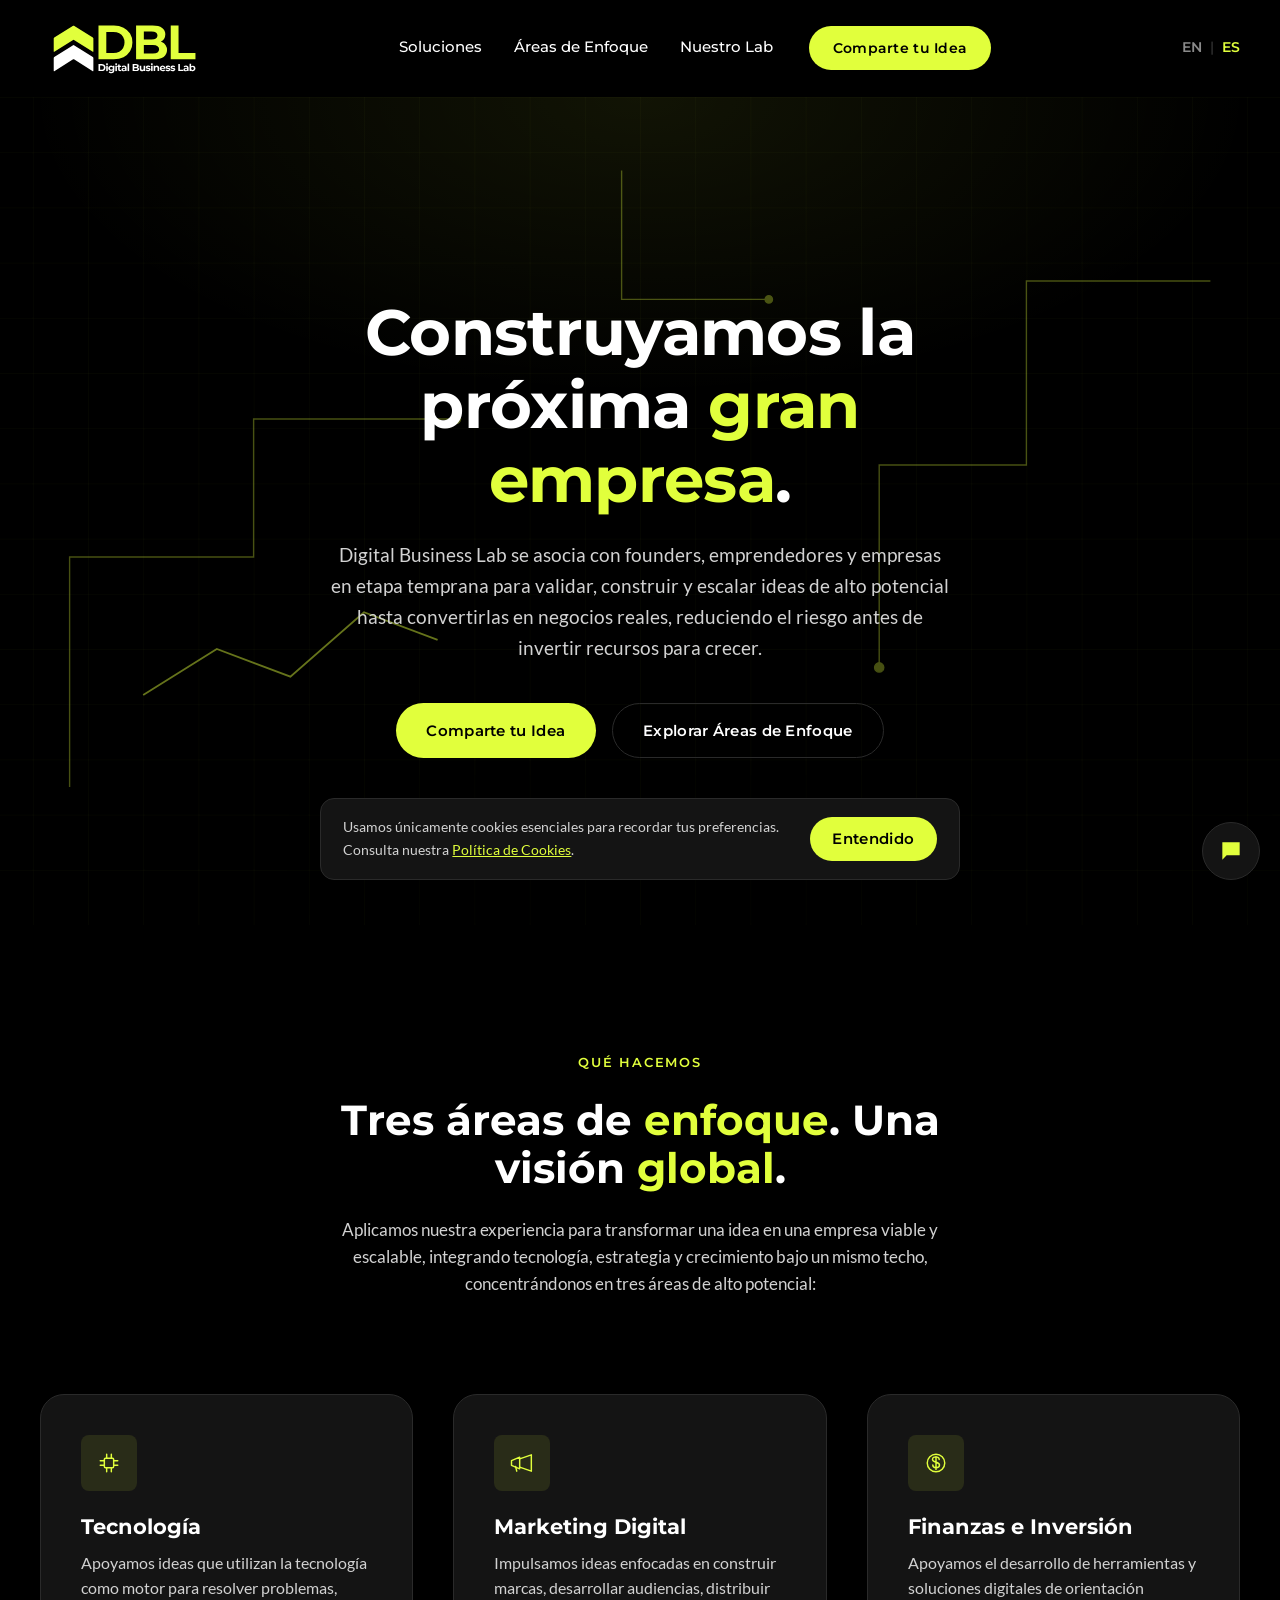
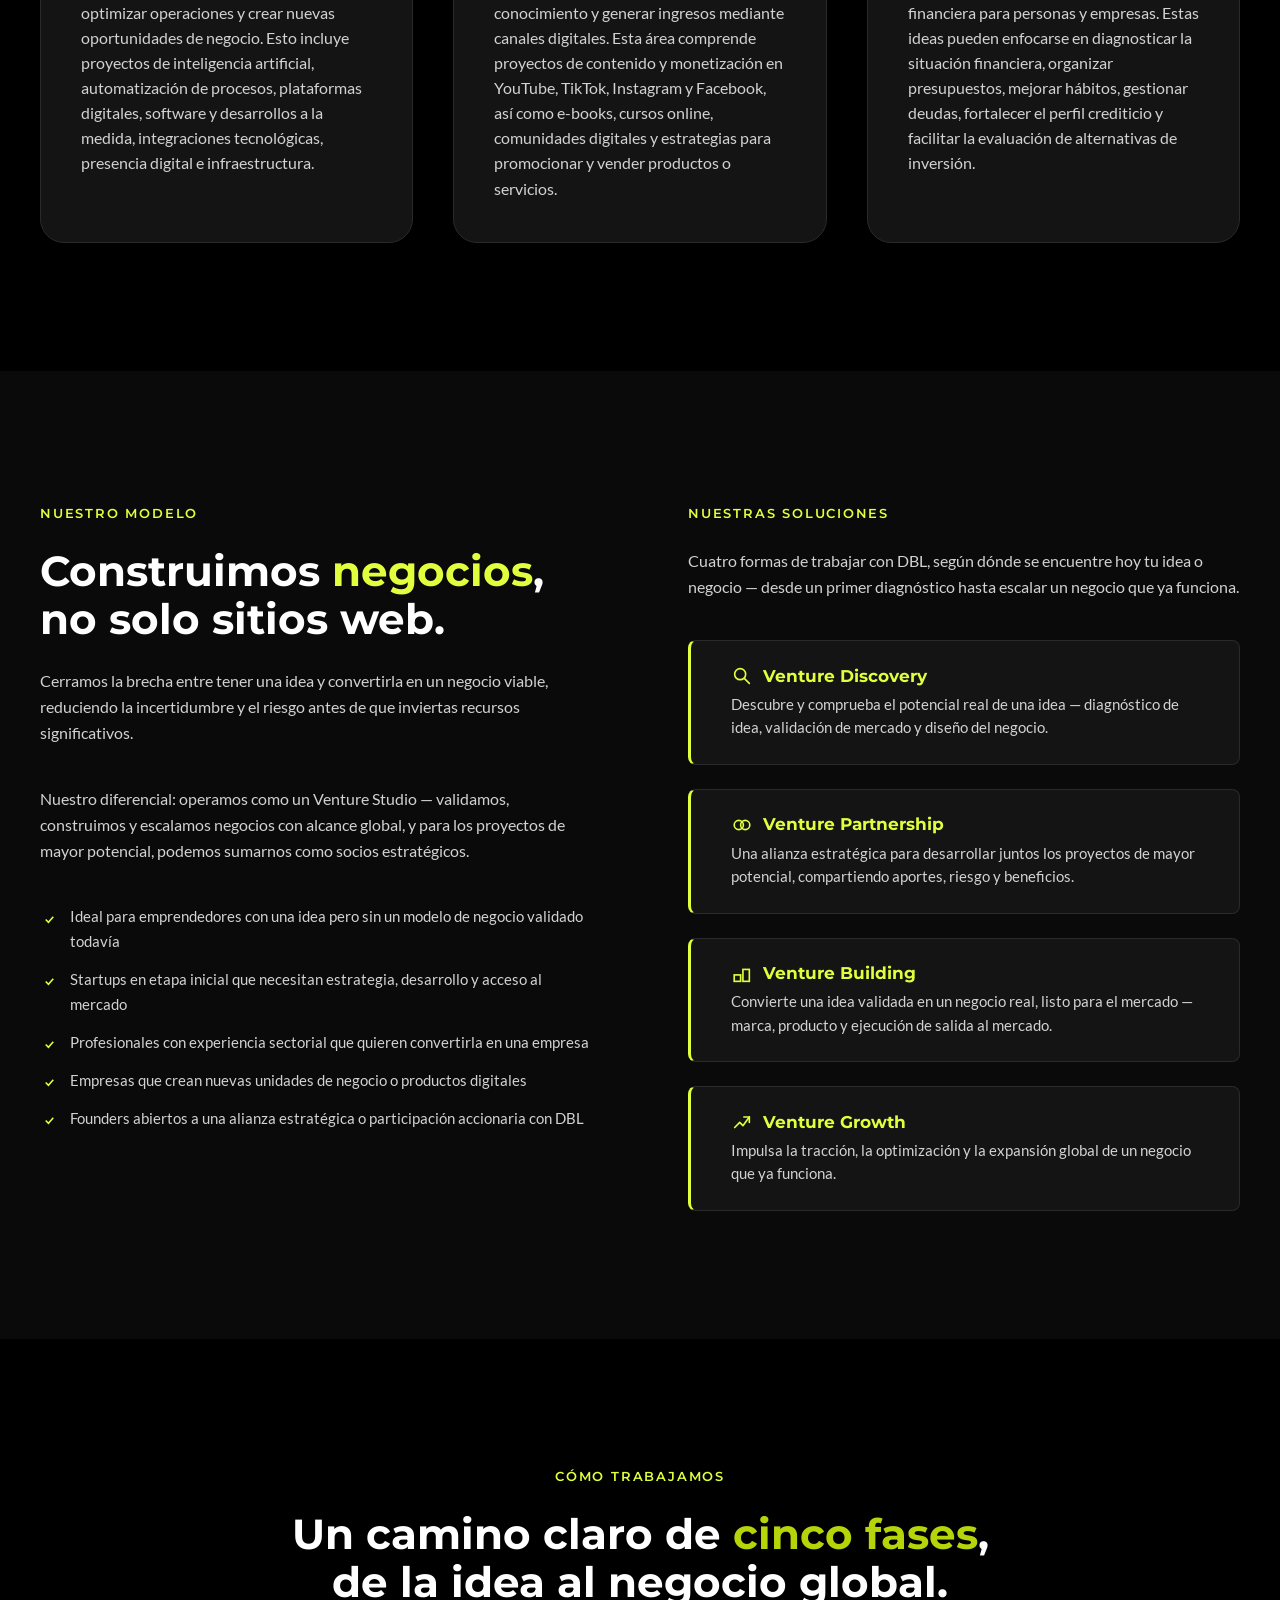
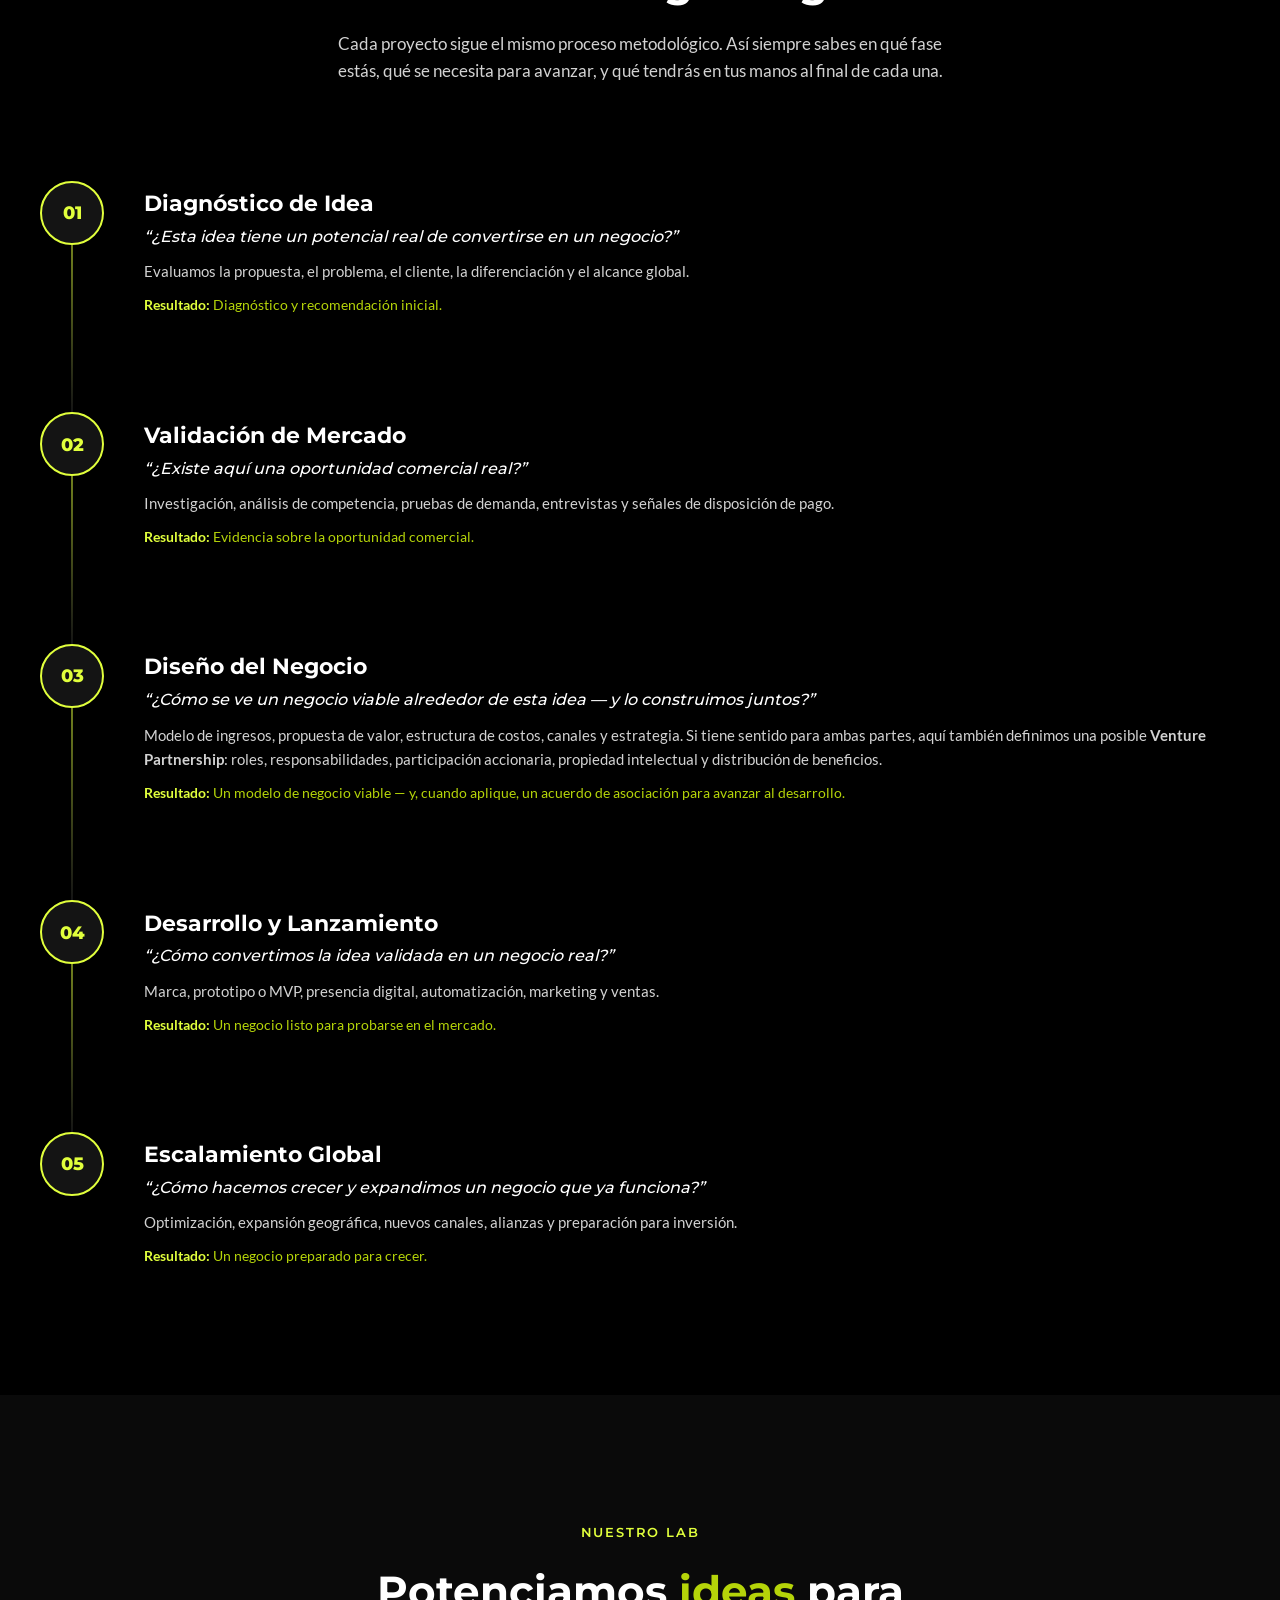
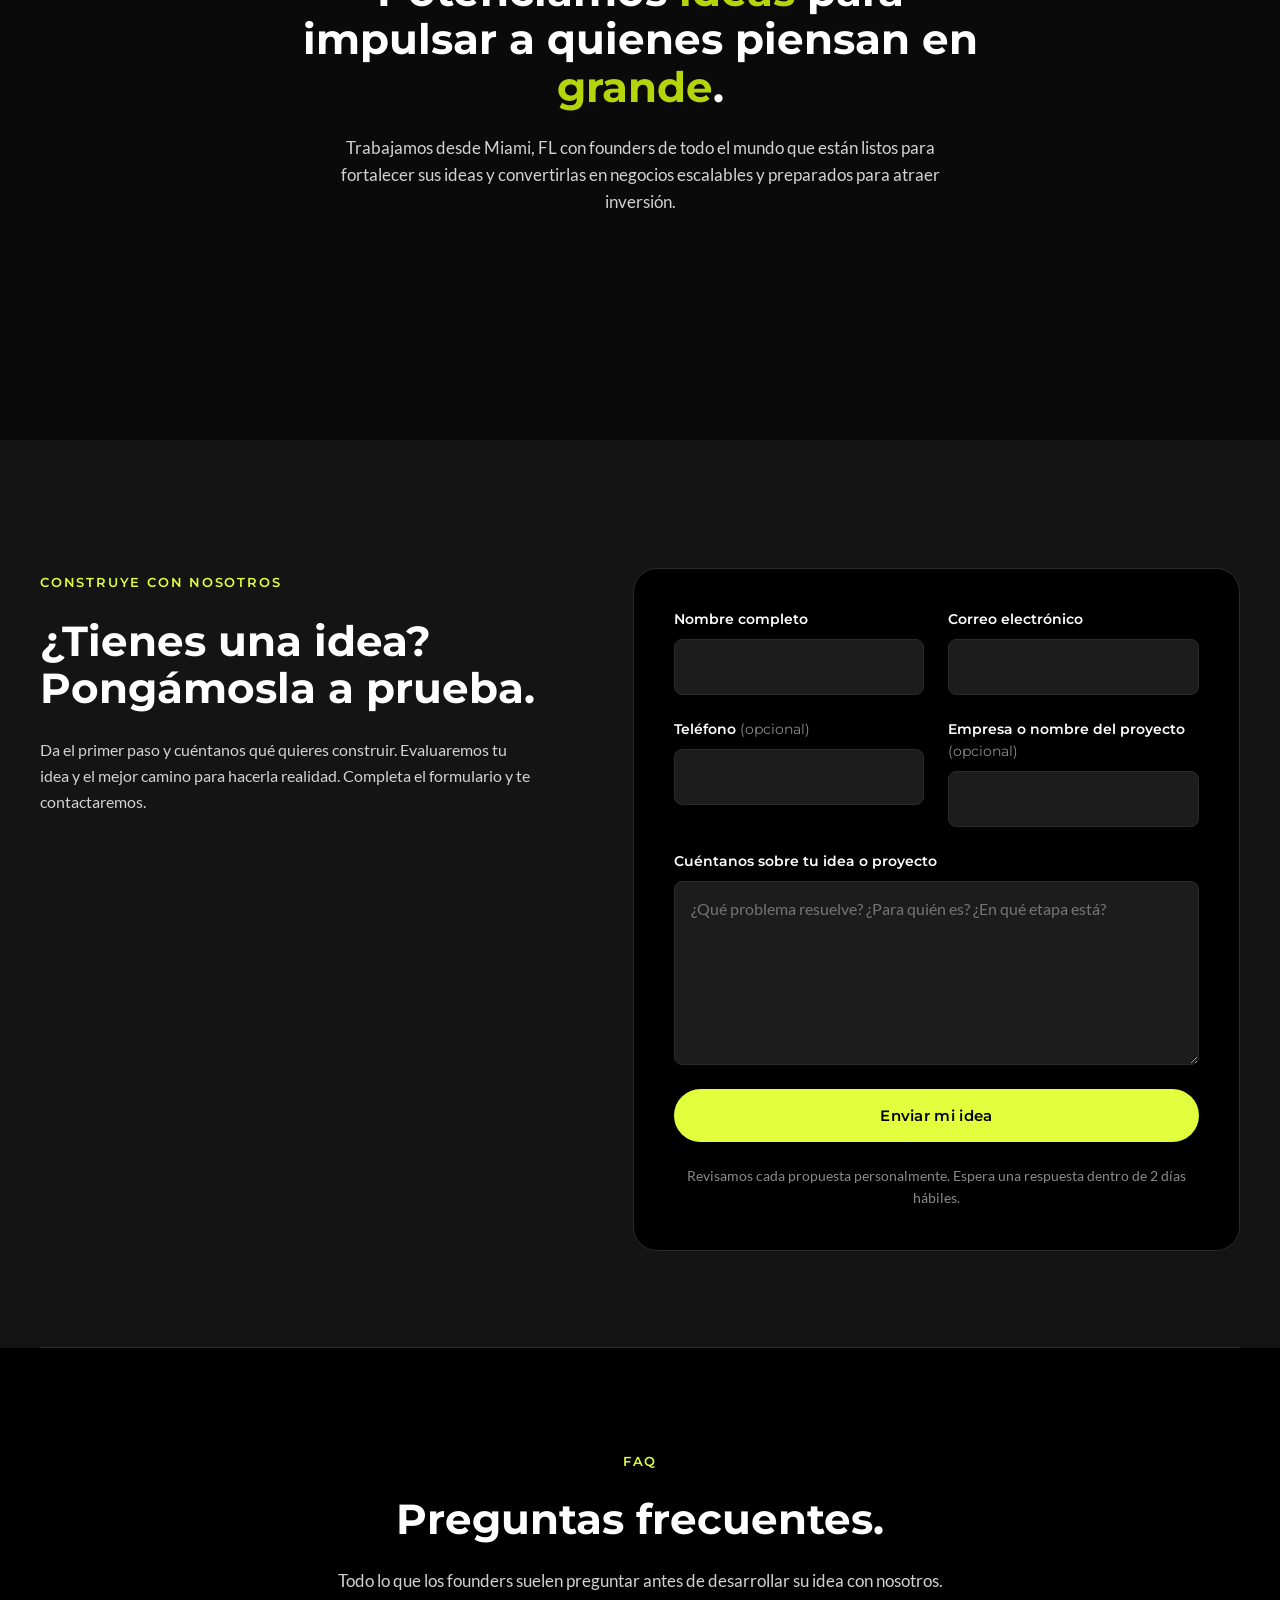
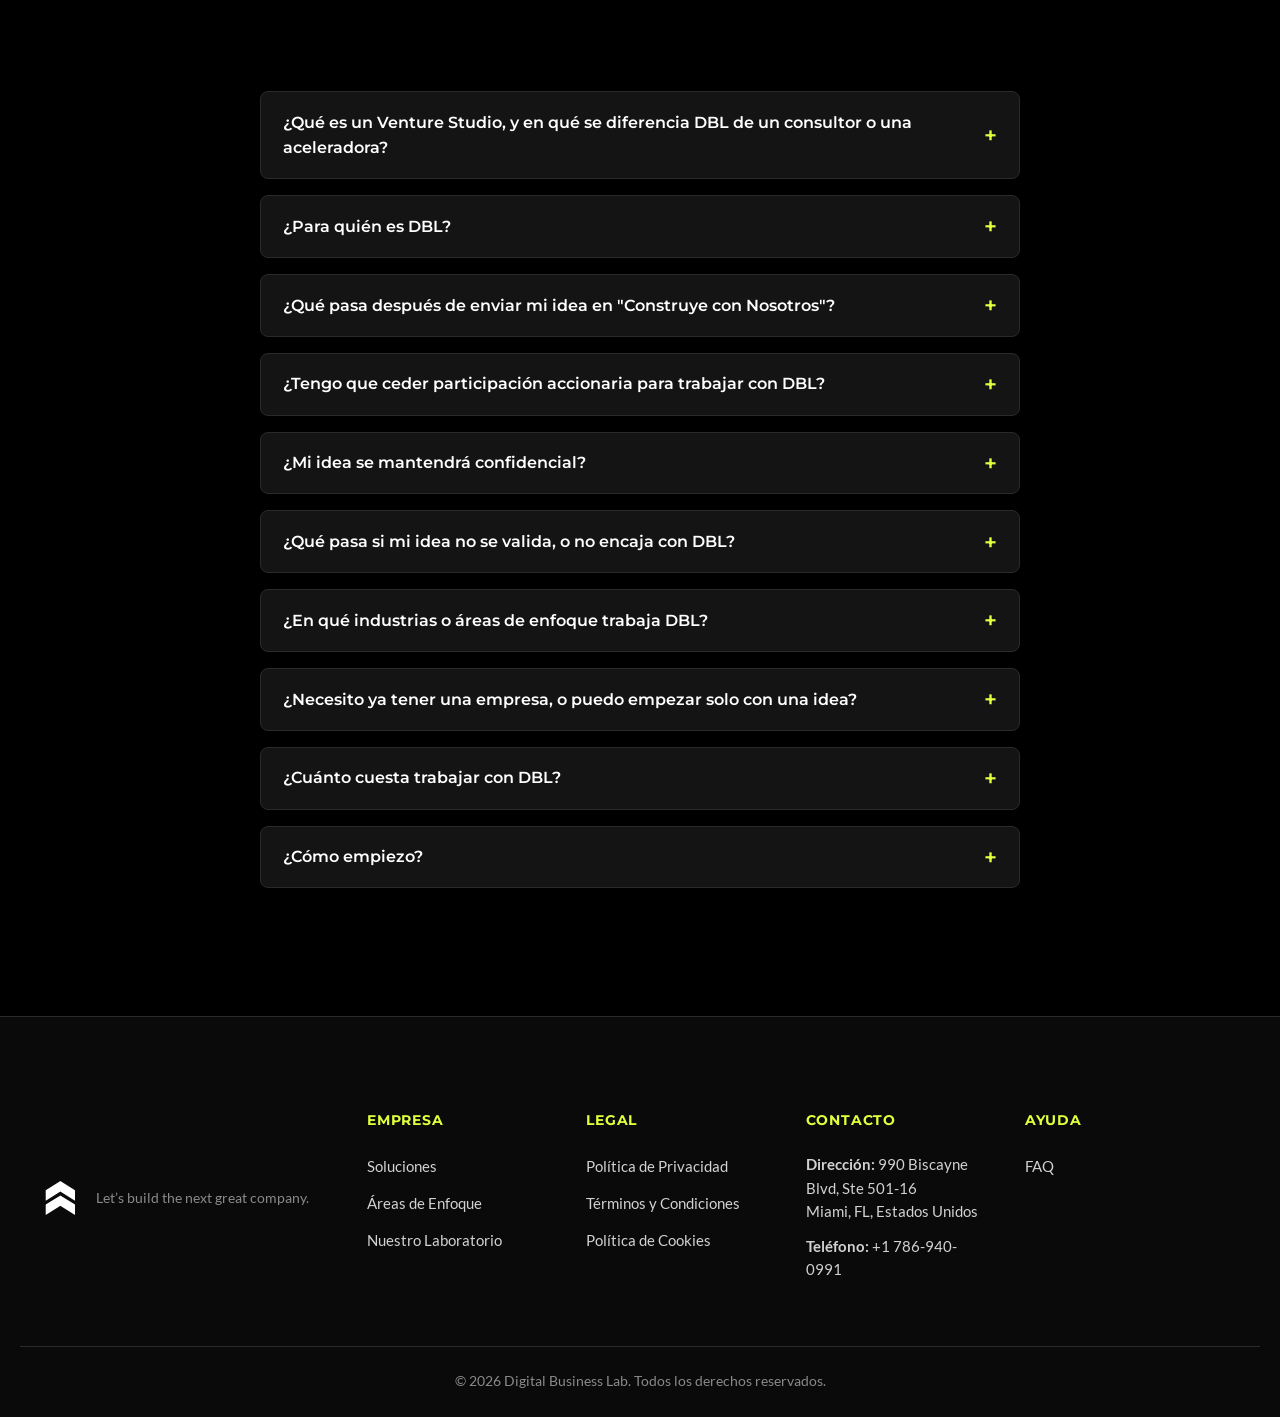
<file: es/index.html>
<!DOCTYPE html>
<html lang="es">
<head>
  <meta charset="UTF-8">
  <meta name="viewport" content="width=device-width, initial-scale=1.0">
  <title>Digital Business Lab | Venture Studio — De la idea al negocio global</title>
  <meta name="description" content="Digital Business Lab (DBL) es un Venture Studio que valida, construye y escala ideas hasta convertirlas en negocios globales en Tecnología, Marketing Digital y Finanzas e Inversión.">
  <meta name="theme-color" content="#000000">

  <!-- SECURITY: the following headers are enforced server-side via vercel.json —
       Content-Security-Policy, X-Frame-Options, Referrer-Policy, Permissions-Policy,
       Strict-Transport-Security. The meta tags below are a client-side fallback only. -->
  <meta http-equiv="X-Content-Type-Options" content="nosniff">
  <meta name="referrer" content="strict-origin-when-cross-origin">

  <!-- TODO once the final domain is registered: add rel="canonical" and
       rel="alternate" hreflang="en" / "es" / "x-default" tags with the real
       absolute URLs (hreflang requires absolute URLs, so these are omitted
       for now rather than pointing at a placeholder domain). -->

  <link rel="icon" href="data:image/svg+xml,%3Csvg xmlns='http://www.w3.org/2000/svg' viewBox='0 0 100 100'%3E%3Cpath d='M50 15 L85 40 L70 40 L70 85 L30 85 L30 40 L15 40 Z' fill='%23E1FF3C'/%3E%3C/svg%3E">

  <link rel="stylesheet" href="../styles.css">
  <noscript><style>.reveal { opacity: 1 !important; transform: none !important; }</style></noscript>
</head>
<body>

  <a class="skip-link" href="#main">Saltar al contenido</a>

  <!-- ============ NAVBAR ============ -->
  <header class="navbar" id="navbar">
    <div class="container navbar__inner">
      <a href="#home" class="navbar__logo" aria-label="Digital Business Lab — Inicio">
        <svg viewBox="0 0 1116.49 452.19" class="navbar__logo-svg" role="img" aria-hidden="true">
          <path class="cls-1" d="M351.43,157,226.06,78.39a5.48,5.48,0,0,0-5.81,0L94.79,157a7.32,7.32,0,0,0-3.5,6.2v85.46a2.48,2.48,0,0,0,3.83,2L220.21,172.2a5.48,5.48,0,0,1,5.81,0l125.09,78.44a2.48,2.48,0,0,0,3.83-2V163.2A7.33,7.33,0,0,0,351.43,157Z"/><path class="cls-2" d="M351.43,286.27,226.06,207.65a5.53,5.53,0,0,0-5.81,0L94.79,286.27a7.32,7.32,0,0,0-3.5,6.2v85.46a2.48,2.48,0,0,0,3.83,2l125.09-78.43a5.48,5.48,0,0,1,5.81,0L351.11,379.9a2.48,2.48,0,0,0,3.83-2V292.47A7.33,7.33,0,0,0,351.43,286.27Z"/><path class="cls-1" d="M555.32,91Q527.43,77,490.9,77H389V301.37H490.9q36.54,0,64.42-13.94t43.58-39.1q15.71-25.15,15.7-59.13,0-34.29-15.7-59.28T555.32,91Zm-2.41,135.08a61.57,61.57,0,0,1-25.63,24.19q-16.51,8.5-38.94,8.49H440.91V119.66h47.43q22.43,0,38.94,8.49a62,62,0,0,1,25.63,24q9.14,15.54,9.14,37Q562.05,210.35,552.91,226.06Z"/><path class="cls-1" d="M810.09,186.8q-3-1.25-6.06-2.26A56.11,56.11,0,0,0,824.83,166q8.65-13,8.65-30.61,0-26.27-21.31-42.3T748.56,77H639V301.37H755q44.22,0,67-16.19t22.75-45q0-19.54-9.13-33T810.09,186.8Zm-67.94-70.66q18.9,0,29,6.57t10.1,19.7q0,13.47-10.1,20t-29,6.57h-51.6V116.14ZM781.73,255.7q-10.43,6.57-30.61,6.57H690.55V206.83h60.57q20.19,0,30.61,6.89t10.41,21Q792.14,249.13,781.73,255.7Z"/><polygon class="cls-1" points="921.29 259.06 921.29 77.04 869.38 77.04 869.38 301.37 1033.78 301.37 1033.78 259.06 921.29 259.06"/><path class="cls-2" d="M423.69,335.87A29.67,29.67,0,0,0,410.25,333H389v46.8h21.26a29.67,29.67,0,0,0,13.44-2.91,22.13,22.13,0,0,0,9.09-8.15,24.91,24.91,0,0,0,0-24.71A22.2,22.2,0,0,0,423.69,335.87Zm-.5,28.18a12.91,12.91,0,0,1-5.35,5.05,17.55,17.55,0,0,1-8.12,1.77h-9.9v-29h9.9a17.55,17.55,0,0,1,8.12,1.78,12.94,12.94,0,0,1,5.35,5,16.57,16.57,0,0,1,0,15.41Z"/><path class="cls-2" d="M450.3,328.72a6.88,6.88,0,0,0-4.68-1.57,6.58,6.58,0,0,0-4.68,1.67,5.65,5.65,0,0,0,0,8.29,6.62,6.62,0,0,0,4.68,1.67,6.49,6.49,0,0,0,4.71-1.71,5.71,5.71,0,0,0,1.77-4.31A5.12,5.12,0,0,0,450.3,328.72Z"/><rect class="cls-2" x="440.4" y="343.79" width="10.43" height="35.97"/><path class="cls-2" d="M484.66,348.35a12.24,12.24,0,0,0-3.88-3.25,16.85,16.85,0,0,0-8-1.84,19.05,19.05,0,0,0-9.06,2.14,16.7,16.7,0,0,0-6.49,6.05,17.3,17.3,0,0,0,6.49,24.4,18.84,18.84,0,0,0,9.06,2.17,16.63,16.63,0,0,0,8-1.87,12.07,12.07,0,0,0,3.34-2.65v1.58q0,4.88-2.5,7.35c-1.68,1.65-4.36,2.48-8.06,2.48a22.88,22.88,0,0,1-6.92-1.11,16.82,16.82,0,0,1-5.78-3l-4.15,7.49a21.41,21.41,0,0,0,7.86,3.71,38.57,38.57,0,0,0,9.79,1.23q9.76,0,15-4.74t5.21-14.78V343.79h-9.89Zm-1.61,16.9a8.09,8.09,0,0,1-3.34,3.11,11.37,11.37,0,0,1-9.76,0,8.38,8.38,0,0,1-3.38-3.11,9.33,9.33,0,0,1,0-9.26,8.5,8.5,0,0,1,3.38-3.07,11.37,11.37,0,0,1,9.76,0,8.2,8.2,0,0,1,3.34,3.07,9.46,9.46,0,0,1,0,9.26Z"/><rect class="cls-2" x="501.17" y="343.79" width="10.43" height="35.97"/><path class="cls-2" d="M511.06,328.72a6.85,6.85,0,0,0-4.68-1.57,6.57,6.57,0,0,0-4.67,1.67,5.65,5.65,0,0,0,0,8.29,6.61,6.61,0,0,0,4.67,1.67,6.5,6.5,0,0,0,4.72-1.71,5.71,5.71,0,0,0,1.77-4.31A5.09,5.09,0,0,0,511.06,328.72Z"/><path class="cls-2" d="M534.4,372a4.37,4.37,0,0,1-3.28-1.23,4.85,4.85,0,0,1-1.2-3.51V352.62h9v-8h-9v-8.76H519.49v8.76h-5.55v8h5.55v14.77q0,6.42,3.54,9.66t9.9,3.24a19.2,19.2,0,0,0,4.64-.56,11.5,11.5,0,0,0,3.85-1.71l-2.81-7.35A6.72,6.72,0,0,1,534.4,372Z"/><path class="cls-2" d="M571.5,347.14q-4.54-3.88-12.77-3.88a31.59,31.59,0,0,0-8.42,1.14,22.35,22.35,0,0,0-7.09,3.2l3.74,7.29a15.13,15.13,0,0,1,4.72-2.44,18.19,18.19,0,0,1,5.65-.9c2.8,0,4.89.62,6.25,1.87a6.73,6.73,0,0,1,2,5.21h-8.29a24,24,0,0,0-8.89,1.38,10.29,10.29,0,0,0-5,3.77,10.13,10.13,0,0,0-1.57,5.62,10,10,0,0,0,1.61,5.55,11,11,0,0,0,4.61,3.91,16.61,16.61,0,0,0,7.22,1.43,15,15,0,0,0,7.76-1.8,9.14,9.14,0,0,0,3.2-3.22v4.49H576V359.24Q576,351,571.5,347.14ZM562.61,372a9,9,0,0,1-4.68,1.24,7,7,0,0,1-4.31-1.17,3.75,3.75,0,0,1-1.57-3.18,3.82,3.82,0,0,1,1.37-3q1.37-1.2,5-1.2h7.16v3.67A7.14,7.14,0,0,1,562.61,372Z"/><rect class="cls-2" x="582.4" y="330.15" width="10.43" height="49.6"/><path class="cls-2" d="M651.72,355.86c-.41-.17-.84-.33-1.27-.47a11.75,11.75,0,0,0,4.35-3.88,11.24,11.24,0,0,0,1.8-6.38,10.5,10.5,0,0,0-4.44-8.82Q647.71,333,638.88,333H616v46.8h24.2q9.22,0,14-3.38a10.87,10.87,0,0,0,4.75-9.39,11.88,11.88,0,0,0-1.91-6.88A11.67,11.67,0,0,0,651.72,355.86Zm-14.17-14.74a11.15,11.15,0,0,1,6.05,1.37,4.57,4.57,0,0,1,2.1,4.11,4.65,4.65,0,0,1-2.1,4.18,11.15,11.15,0,0,1-6.05,1.37H626.78v-11Zm8.25,29.11a12,12,0,0,1-6.38,1.37H626.78V360h12.64a11.59,11.59,0,0,1,6.38,1.44,4.87,4.87,0,0,1,2.18,4.37A4.79,4.79,0,0,1,645.8,370.23Z"/><path class="cls-2" d="M689.16,361.58a12.29,12.29,0,0,1-1.07,5.44,7.2,7.2,0,0,1-2.94,3.21,8.72,8.72,0,0,1-4.28,1,6.86,6.86,0,0,1-5.38-2.11q-1.9-2.1-1.91-6.58V343.79H663.15v20.33a19,19,0,0,0,1.94,9.12,12.28,12.28,0,0,0,5.45,5.32,17.74,17.74,0,0,0,8,1.73,15.78,15.78,0,0,0,7.65-1.9,12.05,12.05,0,0,0,3.51-2.86v4.23h9.9v-36H689.16Z"/><path class="cls-2" d="M731,360.87a16.86,16.86,0,0,0-4.24-1.7,38.87,38.87,0,0,0-4.65-.9c-1.54-.2-3-.44-4.24-.71a10.6,10.6,0,0,1-3.11-1.06,2.18,2.18,0,0,1-1.17-2,2.76,2.76,0,0,1,1.6-2.41,10.56,10.56,0,0,1,5.08-.93,24.26,24.26,0,0,1,5.12.57,17.54,17.54,0,0,1,5.25,2.1l3.47-7.42a20.55,20.55,0,0,0-6.35-2.34,36.64,36.64,0,0,0-7.49-.8,24,24,0,0,0-9,1.5,13.13,13.13,0,0,0-5.72,4.11,9.69,9.69,0,0,0-2,6,9.58,9.58,0,0,0,1.17,5,8.66,8.66,0,0,0,3.11,3.08,15.32,15.32,0,0,0,4.27,1.7c1.56.38,3.11.68,4.65.91s3,.44,4.25.67a10.23,10.23,0,0,1,3.1,1,2.06,2.06,0,0,1,1.17,1.91,2.67,2.67,0,0,1-1.5,2.41,10.88,10.88,0,0,1-5.11.87,24.28,24.28,0,0,1-6.66-1,22.89,22.89,0,0,1-5.84-2.51l-3.48,7.49a21.93,21.93,0,0,0,6.72,2.77,34.86,34.86,0,0,0,8.86,1.1,25.41,25.41,0,0,0,9.19-1.47,13.18,13.18,0,0,0,5.78-4,9.36,9.36,0,0,0,2-5.92,9.22,9.22,0,0,0-1.21-5A9,9,0,0,0,731,360.87Z"/><path class="cls-2" d="M748.52,328.72a6.85,6.85,0,0,0-4.68-1.57,6.61,6.61,0,0,0-4.68,1.67,5.67,5.67,0,0,0,0,8.29,6.66,6.66,0,0,0,4.68,1.67,6.53,6.53,0,0,0,4.72-1.71,5.71,5.71,0,0,0,1.77-4.31A5.09,5.09,0,0,0,748.52,328.72Z"/><rect class="cls-2" x="738.63" y="343.79" width="10.43" height="35.97"/><path class="cls-2" d="M785.19,345a16.81,16.81,0,0,0-7.65-1.7,17,17,0,0,0-8.23,1.94,13.16,13.16,0,0,0-3.67,2.88v-4.29h-10v36H766.1V362a11.84,11.84,0,0,1,1.11-5.48,7.16,7.16,0,0,1,3.07-3.18,9.45,9.45,0,0,1,4.45-1,6.93,6.93,0,0,1,5.38,2.08q1.9,2.07,1.9,6.41v19h10.43V359.17a18.51,18.51,0,0,0-1.93-9A12.45,12.45,0,0,0,785.19,345Z"/><path class="cls-2" d="M825.1,345.5a21.46,21.46,0,0,0-19.35.13,17.85,17.85,0,0,0-6.86,6.55,18.32,18.32,0,0,0-2.5,9.6,17.5,17.5,0,0,0,9.72,16.11,25.53,25.53,0,0,0,19.43.9,16.17,16.17,0,0,0,6.21-4.31l-5.55-6a12.32,12.32,0,0,1-4,2.61,13.56,13.56,0,0,1-5.05.87,12.47,12.47,0,0,1-5.58-1.17,8.49,8.49,0,0,1-3.68-3.41,9.48,9.48,0,0,1-1-2.64h27.2c0-.45.09-.93.14-1.44s.06-1,.06-1.37a19.23,19.23,0,0,0-2.47-10A16.73,16.73,0,0,0,825.1,345.5Zm-14.17,6.82a9.3,9.3,0,0,1,4.71-1.17,9.13,9.13,0,0,1,4.68,1.17,8.29,8.29,0,0,1,3.14,3.24,9,9,0,0,1,1,3.07H806.76a9.29,9.29,0,0,1,1-3A8.2,8.2,0,0,1,810.93,352.32Z"/><path class="cls-2" d="M866.05,363.88a9,9,0,0,0-3.11-3,16.93,16.93,0,0,0-4.25-1.7,38.71,38.71,0,0,0-4.64-.9c-1.54-.2-3-.44-4.25-.71a10.71,10.71,0,0,1-3.11-1.06,2.18,2.18,0,0,1-1.17-2,2.77,2.77,0,0,1,1.61-2.41,10.53,10.53,0,0,1,5.08-.93,24.17,24.17,0,0,1,5.11.57,17.54,17.54,0,0,1,5.25,2.1l3.48-7.42a20.65,20.65,0,0,0-6.35-2.34,36.64,36.64,0,0,0-7.49-.8,24.07,24.07,0,0,0-9,1.5,13.19,13.19,0,0,0-5.72,4.11,9.75,9.75,0,0,0-2,6,9.58,9.58,0,0,0,1.17,5,8.74,8.74,0,0,0,3.11,3.08,15.38,15.38,0,0,0,4.28,1.7c1.56.38,3.11.68,4.65.91s3,.44,4.24.67a10.3,10.3,0,0,1,3.11,1,2.06,2.06,0,0,1,1.17,1.91,2.67,2.67,0,0,1-1.5,2.41,10.93,10.93,0,0,1-5.12.87,24.27,24.27,0,0,1-6.65-1,23.12,23.12,0,0,1-5.85-2.51l-3.48,7.49a21.93,21.93,0,0,0,6.72,2.77,34.92,34.92,0,0,0,8.86,1.1,25.41,25.41,0,0,0,9.19-1.47,13.16,13.16,0,0,0,5.79-4,9.41,9.41,0,0,0,2-5.92A9.23,9.23,0,0,0,866.05,363.88Z"/><path class="cls-2" d="M895.36,360.87a16.86,16.86,0,0,0-4.24-1.7,38.87,38.87,0,0,0-4.65-.9c-1.54-.2-3-.44-4.24-.71a10.6,10.6,0,0,1-3.11-1.06,2.18,2.18,0,0,1-1.17-2,2.76,2.76,0,0,1,1.6-2.41,10.53,10.53,0,0,1,5.08-.93,24.26,24.26,0,0,1,5.12.57,17.39,17.39,0,0,1,5.24,2.1l3.48-7.42a20.55,20.55,0,0,0-6.35-2.34,36.64,36.64,0,0,0-7.49-.8,24.11,24.11,0,0,0-9,1.5,13.15,13.15,0,0,0-5.71,4.11,9.69,9.69,0,0,0-2,6,9.58,9.58,0,0,0,1.17,5,8.71,8.71,0,0,0,3.1,3.08,15.5,15.5,0,0,0,4.28,1.7c1.56.38,3.11.68,4.65.91s2.95.44,4.24.67a10.21,10.21,0,0,1,3.11,1,2.06,2.06,0,0,1,1.17,1.91,2.67,2.67,0,0,1-1.5,2.41,10.9,10.9,0,0,1-5.12.87,24.27,24.27,0,0,1-6.65-1,23.12,23.12,0,0,1-5.85-2.51l-3.47,7.49a21.82,21.82,0,0,0,6.72,2.77,34.84,34.84,0,0,0,8.85,1.1,25.46,25.46,0,0,0,9.2-1.47,13.18,13.18,0,0,0,5.78-4,9.35,9.35,0,0,0,2-5.92,9.23,9.23,0,0,0-1.2-5A9,9,0,0,0,895.36,360.87Z"/><polygon class="cls-2" points="930.42 332.96 919.6 332.96 919.6 379.76 953.89 379.76 953.89 370.94 930.42 370.94 930.42 332.96"/><path class="cls-2" d="M983.71,347.14q-4.56-3.88-12.77-3.88a31.67,31.67,0,0,0-8.43,1.14,22.39,22.39,0,0,0-7.08,3.2l3.74,7.29a15,15,0,0,1,4.71-2.44,18.24,18.24,0,0,1,5.65-.9q4.22,0,6.25,1.87a6.73,6.73,0,0,1,2,5.21h-8.29a24,24,0,0,0-8.89,1.38,10.31,10.31,0,0,0-5,3.77,10.63,10.63,0,0,0,0,11.17,11,11,0,0,0,4.62,3.91,16.57,16.57,0,0,0,7.22,1.43,14.92,14.92,0,0,0,7.75-1.8,9.08,9.08,0,0,0,3.21-3.22v4.49h9.76V359.24Q988.25,351,983.71,347.14Zm-8.9,24.9a9,9,0,0,1-4.68,1.24,7.09,7.09,0,0,1-4.31-1.17,3.77,3.77,0,0,1-1.57-3.18,3.85,3.85,0,0,1,1.37-3q1.38-1.2,5-1.2h7.15v3.67A7,7,0,0,1,974.81,372Z"/><path class="cls-2" d="M1031.4,352a16.82,16.82,0,0,0-6.41-6.42,18.38,18.38,0,0,0-9.13-2.27,15.44,15.44,0,0,0-8,2,12.06,12.06,0,0,0-2.88,2.36V330.15H994.6v49.61h10v-4.17a12,12,0,0,0,3.15,2.7,15.76,15.76,0,0,0,8.15,2A18.08,18.08,0,0,0,1025,378a17,17,0,0,0,6.41-6.45,21.35,21.35,0,0,0,0-19.59ZM1022,367.09a8.73,8.73,0,0,1-7.92,4.65,9.07,9.07,0,0,1-4.68-1.21,8.44,8.44,0,0,1-3.28-3.44,12.44,12.44,0,0,1,0-10.66,8.55,8.55,0,0,1,3.28-3.41,9.16,9.16,0,0,1,4.68-1.2,8.74,8.74,0,0,1,7.92,4.61,12.16,12.16,0,0,1,0,10.66Z"/>
        </svg>
      </a>

      <nav class="navbar__nav" id="primary-nav" aria-label="Principal">
        <ul class="navbar__links">
          <li><a href="#solutions">Soluciones</a></li>
          <li><a href="#focus-areas">Áreas de Enfoque</a></li>
          <li><a href="#about">Nuestro Lab</a></li>
        </ul>
        <a href="#build-with-us" class="btn btn--primary navbar__cta">Comparte tu Idea</a>
      </nav>

      <div class="lang-switch" aria-label="Idioma">
        <a href="/" class="lang-switch__link">EN</a>
        <span class="lang-switch__sep" aria-hidden="true">|</span>
        <a href="/es/" class="lang-switch__link is-active">ES</a>
      </div>

      <button class="navbar__toggle" id="navToggle" aria-expanded="false" aria-controls="primary-nav" aria-label="Abrir o cerrar el menú de navegación">
        <span></span><span></span><span></span>
      </button>
    </div>
  </header>

  <main id="main">

    <!-- ============ HERO ============ -->
    <section class="hero" id="home">
      <div class="hero__bg" aria-hidden="true">
        <svg viewBox="0 0 1440 900" preserveAspectRatio="xMidYMid slice" class="hero__bg-svg">
          <defs>
            <pattern id="grid" width="60" height="60" patternUnits="userSpaceOnUse">
              <path d="M 60 0 L 0 0 0 60" fill="none" stroke="rgba(225,255,60,0.06)" stroke-width="1"/>
            </pattern>
          </defs>
          <rect width="1440" height="900" fill="url(#grid)"/>
          <g stroke="var(--color-accent)" stroke-width="1.5" fill="none" opacity="0.35">
            <path d="M100 750 L100 500 L300 500 L300 350 L520 350"/>
            <circle cx="520" cy="350" r="5" fill="var(--color-accent)"/>
            <path d="M1340 200 L1140 200 L1140 400 L980 400 L980 620"/>
            <circle cx="980" cy="620" r="5" fill="var(--color-accent)"/>
            <path d="M700 80 L700 220 L860 220"/>
            <circle cx="860" cy="220" r="4" fill="var(--color-accent)"/>
          </g>
          <g stroke="var(--color-accent)" stroke-width="2" fill="none" opacity="0.5">
            <polyline points="180,650 260,600 340,630 420,560 500,590" />
          </g>
        </svg>
      </div>

      <div class="container hero__content reveal">
        <h1 class="hero__title">Construyamos la próxima <span class="text-accent">gran empresa</span>.</h1>
        <p class="hero__subtitle">
          Digital Business Lab se asocia con founders, emprendedores y empresas en etapa temprana para validar,
          construir y escalar ideas de alto potencial hasta convertirlas en negocios reales, reduciendo el riesgo
          antes de invertir recursos para crecer.
        </p>
        <div class="hero__actions">
          <a href="#build-with-us" class="btn btn--primary">Comparte tu Idea</a>
          <a href="#focus-areas" class="btn btn--outline">Explorar Áreas de Enfoque</a>
        </div>
      </div>
    </section>

    <!-- ============ FOCUS AREAS ============ -->
    <section class="section" id="focus-areas">
      <div class="container">
        <p class="eyebrow eyebrow--center">Qué Hacemos</p>
        <h2 class="section__title reveal">Tres áreas de <span class="text-accent">enfoque</span>. Una visión <span class="text-accent">global</span>.</h2>
        <p class="section__lead reveal">
          Aplicamos nuestra experiencia para transformar una idea en una empresa viable y escalable, integrando
          tecnología, estrategia y crecimiento bajo un mismo techo, concentrándonos en tres áreas de alto
          potencial:
        </p>

        <div class="grid grid--3">
          <article class="card reveal">
            <div class="card__icon" aria-hidden="true">
              <svg viewBox="0 0 48 48" fill="none"><rect x="16" y="16" width="16" height="16" rx="2" stroke="var(--color-accent)" stroke-width="2.5"/><path d="M20 16V9M28 16V9M20 39v-7M28 39v-7M16 20H9M16 28H9M39 20h-7M39 28h-7" stroke="var(--color-accent)" stroke-width="2.5" stroke-linecap="round"/></svg>
            </div>
            <h3 class="card__title">Tecnología</h3>
            <p class="card__text">
              Apoyamos ideas que utilizan la tecnología como motor para resolver problemas, optimizar operaciones
              y crear nuevas oportunidades de negocio. Esto incluye proyectos de inteligencia artificial,
              automatización de procesos, plataformas digitales, software y desarrollos a la medida,
              integraciones tecnológicas, presencia digital e infraestructura.
            </p>
          </article>

          <article class="card reveal">
            <div class="card__icon" aria-hidden="true">
              <svg viewBox="0 0 48 48" fill="none"><path d="M6 20 L20 14 V34 L6 28 Z" stroke="var(--color-accent)" stroke-width="2.5" stroke-linejoin="round"/><path d="M20 17 L40 10 V38 L20 31" stroke="var(--color-accent)" stroke-width="2.5" stroke-linejoin="round"/><path d="M13 30 L15 38" stroke="var(--color-accent)" stroke-width="2.5" stroke-linecap="round"/></svg>
            </div>
            <h3 class="card__title">Marketing Digital</h3>
            <p class="card__text">
              Impulsamos ideas enfocadas en construir marcas, desarrollar audiencias, distribuir conocimiento y
              generar ingresos mediante canales digitales. Esta área comprende proyectos de contenido y
              monetización en YouTube, TikTok, Instagram y Facebook, así como e-books, cursos online, comunidades
              digitales y estrategias para promocionar y vender productos o servicios.
            </p>
          </article>

          <article class="card reveal">
            <div class="card__icon" aria-hidden="true">
              <svg viewBox="0 0 48 48" fill="none"><circle cx="24" cy="24" r="15" stroke="var(--color-accent)" stroke-width="2.5"/><path d="M24 13v22M29.5 18c0-2.7-2.6-4.5-5.5-4.5-3.3 0-6 1.9-6 4.6 0 2.7 2.6 3.7 6 4.6 3.5.9 6 1.9 6 4.7 0 2.7-2.7 4.6-6 4.6-2.9 0-5.5-1.8-5.5-4.5" stroke="var(--color-accent)" stroke-width="2.5" stroke-linecap="round" stroke-linejoin="round"/></svg>
            </div>
            <h3 class="card__title">Finanzas e Inversión</h3>
            <p class="card__text">
              Apoyamos el desarrollo de herramientas y soluciones digitales de orientación financiera para
              personas y empresas. Estas ideas pueden enfocarse en diagnosticar la situación financiera,
              organizar presupuestos, mejorar hábitos, gestionar deudas, fortalecer el perfil crediticio y
              facilitar la evaluación de alternativas de inversión.
            </p>
          </article>
        </div>
      </div>
    </section>

    <!-- ============ SOLUTIONS ============ -->
    <section class="section section--alt" id="solutions">
      <div class="container">
        <div class="split">
          <div class="split__col reveal">
            <p class="eyebrow">Nuestro Modelo</p>
            <h2 class="section__title section__title--left">Construimos <span class="text-accent">negocios</span>, no solo sitios web.</h2>
            <p class="split__text">
              Cerramos la brecha entre tener una idea y convertirla en un negocio viable, reduciendo la
              incertidumbre y el riesgo antes de que inviertas recursos significativos.
            </p>
            <p class="split__text">
              Nuestro diferencial: operamos como un Venture Studio — validamos, construimos y escalamos
              negocios con alcance global, y para los proyectos de mayor potencial, podemos sumarnos como
              socios estratégicos.
            </p>
            <ul class="checklist">
              <li>Ideal para emprendedores con una idea pero sin un modelo de negocio validado todavía</li>
              <li>Startups en etapa inicial que necesitan estrategia, desarrollo y acceso al mercado</li>
              <li>Profesionales con experiencia sectorial que quieren convertirla en una empresa</li>
              <li>Empresas que crean nuevas unidades de negocio o productos digitales</li>
              <li>Founders abiertos a una alianza estratégica o participación accionaria con DBL</li>
            </ul>
          </div>

          <div class="split__col reveal">
            <p class="eyebrow">Nuestras Soluciones</p>
            <p class="split__text solutions-intro">
              Cuatro formas de trabajar con DBL, según dónde se encuentre hoy tu idea o negocio — desde un
              primer diagnóstico hasta escalar un negocio que ya funciona.
            </p>
            <div class="solutions-list">
              <div class="solution">
                <div class="solution__header">
                  <span class="solution__icon" aria-hidden="true">
                    <svg viewBox="0 0 24 24" fill="none"><circle cx="10" cy="10" r="6" stroke="var(--color-accent)" stroke-width="1.8"/><path d="M14.5 14.5L20 20" stroke="var(--color-accent)" stroke-width="1.8" stroke-linecap="round"/></svg>
                  </span>
                  <h3 class="solution__title">Venture Discovery</h3>
                </div>
                <p class="solution__text">Descubre y comprueba el potencial real de una idea — diagnóstico de idea, validación de mercado y diseño del negocio.</p>
              </div>
              <div class="solution">
                <div class="solution__header">
                  <span class="solution__icon" aria-hidden="true">
                    <svg viewBox="0 0 24 24" fill="none"><circle cx="8.5" cy="12" r="5" stroke="var(--color-accent)" stroke-width="1.8"/><circle cx="15.5" cy="12" r="5" stroke="var(--color-accent)" stroke-width="1.8"/></svg>
                  </span>
                  <h3 class="solution__title">Venture Partnership</h3>
                </div>
                <p class="solution__text">Una alianza estratégica para desarrollar juntos los proyectos de mayor potencial, compartiendo aportes, riesgo y beneficios.</p>
              </div>
              <div class="solution">
                <div class="solution__header">
                  <span class="solution__icon" aria-hidden="true">
                    <svg viewBox="0 0 24 24" fill="none"><rect x="3.5" y="13" width="7" height="7" stroke="var(--color-accent)" stroke-width="1.8"/><rect x="13" y="7" width="7" height="13" stroke="var(--color-accent)" stroke-width="1.8"/></svg>
                  </span>
                  <h3 class="solution__title">Venture Building</h3>
                </div>
                <p class="solution__text">Convierte una idea validada en un negocio real, listo para el mercado — marca, producto y ejecución de salida al mercado.</p>
              </div>
              <div class="solution">
                <div class="solution__header">
                  <span class="solution__icon" aria-hidden="true">
                    <svg viewBox="0 0 24 24" fill="none"><path d="M4 18L9.5 12.5L13 16L20 6.5" stroke="var(--color-accent)" stroke-width="1.8" stroke-linecap="round" stroke-linejoin="round"/><path d="M14 6.5H20V12.5" stroke="var(--color-accent)" stroke-width="1.8" stroke-linecap="round" stroke-linejoin="round"/></svg>
                  </span>
                  <h3 class="solution__title">Venture Growth</h3>
                </div>
                <p class="solution__text">Impulsa la tracción, la optimización y la expansión global de un negocio que ya funciona.</p>
              </div>
            </div>
          </div>
        </div>
      </div>
    </section>

    <!-- ============ OUR PROCESS — 5 PHASES ============ -->
    <section class="section" id="process">
      <div class="container">
        <p class="eyebrow eyebrow--center">Cómo Trabajamos</p>
        <h2 class="section__title reveal">Un camino claro de <span class="text-olive">cinco fases</span>, de la idea al negocio global.</h2>
        <p class="section__lead reveal">
          Cada proyecto sigue el mismo proceso metodológico. Así siempre sabes en qué fase estás, qué se necesita
          para avanzar, y qué tendrás en tus manos al final de cada una.
        </p>

        <ol class="process">
          <li class="process__item reveal">
            <div class="process__marker"><span>01</span></div>
            <div class="process__body">
              <h3 class="process__title">Diagnóstico de Idea</h3>
              <p class="process__question">&ldquo;¿Esta idea tiene un potencial real de convertirse en un negocio?&rdquo;</p>
              <p class="process__text">Evaluamos la propuesta, el problema, el cliente, la diferenciación y el alcance global.</p>
              <p class="process__result"><strong>Resultado:</strong> Diagnóstico y recomendación inicial.</p>
            </div>
          </li>
          <li class="process__item reveal">
            <div class="process__marker"><span>02</span></div>
            <div class="process__body">
              <h3 class="process__title">Validación de Mercado</h3>
              <p class="process__question">&ldquo;¿Existe aquí una oportunidad comercial real?&rdquo;</p>
              <p class="process__text">Investigación, análisis de competencia, pruebas de demanda, entrevistas y señales de disposición de pago.</p>
              <p class="process__result"><strong>Resultado:</strong> Evidencia sobre la oportunidad comercial.</p>
            </div>
          </li>
          <li class="process__item reveal">
            <div class="process__marker"><span>03</span></div>
            <div class="process__body">
              <h3 class="process__title">Diseño del Negocio</h3>
              <p class="process__question">&ldquo;¿Cómo se ve un negocio viable alrededor de esta idea — y lo construimos juntos?&rdquo;</p>
              <p class="process__text">
                Modelo de ingresos, propuesta de valor, estructura de costos, canales y estrategia. Si tiene sentido
                para ambas partes, aquí también definimos una posible <strong>Venture Partnership</strong>: roles,
                responsabilidades, participación accionaria, propiedad intelectual y distribución de beneficios.
              </p>
              <p class="process__result"><strong>Resultado:</strong> Un modelo de negocio viable — y, cuando aplique, un acuerdo de asociación para avanzar al desarrollo.</p>
            </div>
          </li>
          <li class="process__item reveal">
            <div class="process__marker"><span>04</span></div>
            <div class="process__body">
              <h3 class="process__title">Desarrollo y Lanzamiento</h3>
              <p class="process__question">&ldquo;¿Cómo convertimos la idea validada en un negocio real?&rdquo;</p>
              <p class="process__text">Marca, prototipo o MVP, presencia digital, automatización, marketing y ventas.</p>
              <p class="process__result"><strong>Resultado:</strong> Un negocio listo para probarse en el mercado.</p>
            </div>
          </li>
          <li class="process__item reveal">
            <div class="process__marker"><span>05</span></div>
            <div class="process__body">
              <h3 class="process__title">Escalamiento Global</h3>
              <p class="process__question">&ldquo;¿Cómo hacemos crecer y expandimos un negocio que ya funciona?&rdquo;</p>
              <p class="process__text">Optimización, expansión geográfica, nuevos canales, alianzas y preparación para inversión.</p>
              <p class="process__result"><strong>Resultado:</strong> Un negocio preparado para crecer.</p>
            </div>
          </li>
        </ol>
      </div>
    </section>

    <!-- ============ ABOUT (anchor placeholder, styled) ============ -->
    <section class="section section--alt" id="about">
      <div class="container">
        <p class="eyebrow eyebrow--center">Nuestro Lab</p>
        <h2 class="section__title reveal">Potenciamos <span class="text-olive">ideas</span> para impulsar a quienes piensan en <span class="text-olive">grande</span>.</h2>
        <p class="section__lead reveal">
          Trabajamos desde Miami, FL con founders de todo el mundo que están listos para fortalecer sus ideas y
          convertirlas en negocios escalables y preparados para atraer inversión.
        </p>
      </div>
    </section>

    <!-- ============ BUILD WITH US ============ -->
    <section class="section section--dark" id="build-with-us">
      <div class="container">
        <div class="build">
          <div class="build__intro reveal">
            <p class="eyebrow">Construye con Nosotros</p>
            <h2 class="section__title section__title--left">¿Tienes una idea? Pongámosla a prueba.</h2>
            <p class="build__text">
              Da el primer paso y cuéntanos qué quieres construir. Evaluaremos tu idea y el mejor camino para
              hacerla realidad. Completa el formulario y te contactaremos.
            </p>
          </div>

          <!--
            SETUP (Formspree/EmailJS pending — see plan): to go live, either
            1) Formspree: set action="https://formspree.io/f/YOUR_FORM_ID" and remove
               the JS preventDefault-based simulation in script.js's buildForm handler, or
            2) EmailJS: keep action="#", call emailjs.sendForm(serviceID, templateID, this)
               inside the same submit handler.
            Either way, the backend must apply rate-limiting (max 5 submissions/IP/hour)
            and server-side validation — this frontend form alone is not sufficient.
          -->
          <form class="build__form reveal" id="buildForm" action="#" method="post" novalidate
                data-success-text="Gracias — pronto nos pondremos en contacto">
            <!-- Honeypot anti-bot field: hidden from real users via CSS, invisible to
                 screen readers via aria-hidden + tabindex, but bots that auto-fill every
                 field will trip it. script.js silently drops submissions where this is filled. -->
            <div class="form-field form-field--honeypot" aria-hidden="true">
              <label for="website">Sitio web</label>
              <input type="text" id="website" name="website" tabindex="-1" autocomplete="off">
            </div>
            <div class="form-row">
              <div class="form-field">
                <label for="name">Nombre completo</label>
                <input type="text" id="name" name="name" required autocomplete="name">
              </div>
              <div class="form-field">
                <label for="email">Correo electrónico</label>
                <input type="email" id="email" name="email" required autocomplete="email">
              </div>
            </div>
            <div class="form-row">
              <div class="form-field">
                <label for="phone">Teléfono <span class="optional">(opcional)</span></label>
                <input type="tel" id="phone" name="phone" autocomplete="tel">
              </div>
              <div class="form-field">
                <label for="company">Empresa o nombre del proyecto <span class="optional">(opcional)</span></label>
                <input type="text" id="company" name="company">
              </div>
            </div>
            <div class="form-field">
              <label for="idea">Cuéntanos sobre tu idea o proyecto</label>
              <textarea id="idea" name="idea" rows="6" required placeholder="¿Qué problema resuelve? ¿Para quién es? ¿En qué etapa está?"></textarea>
            </div>
            <button type="submit" class="btn btn--primary btn--full">Enviar mi idea</button>
            <p class="form-note">Revisamos cada propuesta personalmente. Espera una respuesta dentro de 2 días hábiles.</p>
          </form>
        </div>
      </div>
    </section>

    <!-- ============ FAQ ============ -->
    <section class="section" id="faq">
      <div class="container">
        <p class="eyebrow eyebrow--center">FAQ</p>
        <h2 class="section__title reveal">Preguntas frecuentes.</h2>
        <p class="section__lead reveal">Todo lo que los founders suelen preguntar antes de desarrollar su idea con nosotros.</p>

        <div class="faq-list reveal">
          <details class="faq-item">
            <summary>¿Qué es un Venture Studio, y en qué se diferencia DBL de un consultor o una aceleradora?</summary>
            <p>Un consultor asesora; una aceleradora acompaña a empresas que ya existen. Un Venture Studio como DBL hace ambas cosas y más — validamos la idea, ayudamos a diseñar y construir el negocio junto a ti, y para los proyectos de mayor potencial, podemos sumarnos como socios estratégicos o accionarios. Compartimos la ejecución, no solo el consejo.</p>
          </details>
          <details class="faq-item">
            <summary>¿Para quién es DBL?</summary>
            <p>Emprendedores con una idea pero sin un modelo de negocio validado todavía; startups en etapa inicial que necesitan estrategia, desarrollo y acceso al mercado; profesionales con experiencia sectorial que quieren convertirla en una empresa; empresas que crean nuevas unidades de negocio o productos digitales; y founders abiertos a una alianza estratégica o participación accionaria con DBL.</p>
          </details>
          <details class="faq-item">
            <summary>¿Qué pasa después de enviar mi idea en "Construye con Nosotros"?</summary>
            <p>Nuestro equipo revisa cada propuesta personalmente. Si hay un posible encaje, te contactaremos dentro de 2 días hábiles para agendar una conversación inicial — el punto de partida de la Fase 1, Diagnóstico de Idea.</p>
          </details>
          <details class="faq-item">
            <summary>¿Tengo que ceder participación accionaria para trabajar con DBL?</summary>
            <p>No. La participación accionaria es solo uno de los caminos posibles, reservado para proyectos selectos de alto potencial donde ambas partes coinciden en que tiene sentido — y siempre se discute y define explícitamente durante la fase de Diseño del Negocio, nunca se asume. Muchos proyectos avanzan simplemente como consultoría o desarrollo pagado.</p>
          </details>
          <details class="faq-item">
            <summary>¿Mi idea se mantendrá confidencial?</summary>
            <p>Tratamos cada propuesta con discreción, y solo un equipo interno reducido la revisa. Dicho esto, enviar el formulario no crea por sí solo un NDA legalmente vinculante — si quieres un acuerdo de confidencialidad firmado antes de compartir detalles sensibles, pídenoslo antes de tu primera llamada.</p>
          </details>
          <details class="faq-item">
            <summary>¿Qué pasa si mi idea no se valida, o no encaja con DBL?</summary>
            <p>Te lo diremos directamente y explicaremos por qué — eso es parte de nuestro proceso. Un "no" de nuestra parte en la fase de Diagnóstico o Validación sale mucho más barato que descubrirlo después de meses construyendo por tu cuenta.</p>
          </details>
          <details class="faq-item">
            <summary>¿En qué industrias o áreas de enfoque trabaja DBL?</summary>
            <p>Nos concentramos en tres áreas: Tecnología (IA, automatización, software a la medida y plataformas digitales), Marketing Digital (construcción de marca, contenido y monetización de audiencia) y Finanzas e Inversión (herramientas digitales de orientación financiera). La mayoría de los proyectos combinan más de una.</p>
          </details>
          <details class="faq-item">
            <summary>¿Necesito ya tener una empresa, o puedo empezar solo con una idea?</summary>
            <p>Con solo una idea es suficiente para empezar. El Diagnóstico de Idea, nuestra primera fase, existe específicamente para evaluar ideas en bruto antes de que exista cualquier estructura empresarial.</p>
          </details>
          <details class="faq-item">
            <summary>¿Cuánto cuesta trabajar con DBL?</summary>
            <p>Depende de la fase y el tipo de proyecto — algunas fases se ofrecen como trabajo pagado de alcance fijo, otras (para proyectos selectos) como una asociación de participación accionaria o de ingresos. Te explicaremos las opciones que tengan sentido para tu proyecto después del diagnóstico inicial.</p>
          </details>
          <details class="faq-item">
            <summary>¿Cómo empiezo?</summary>
            <p>Llena el formulario en la sección <a href="#build-with-us">Construye con Nosotros</a> con una descripción de tu idea o proyecto. Eso es todo — nosotros seguimos desde ahí.</p>
          </details>
        </div>
      </div>
    </section>

  </main>

  <!-- ============ FOOTER ============ -->
  <footer class="footer">
    <div class="container footer__inner">
      <div class="footer__brand">
        <svg viewBox="0 0 448.15 452.19" class="footer__logo-svg" role="img" aria-label="Digital Business Lab">
          <path class="cls-2" d="M391.45,135.74,234,37a6.91,6.91,0,0,0-7.3,0L69.05,135.74a9.22,9.22,0,0,0-4.41,7.79V250.89a3.12,3.12,0,0,0,4.82,2.48L226.6,154.83a6.91,6.91,0,0,1,7.3,0L391,253.37a3.12,3.12,0,0,0,4.81-2.48V143.53A9.21,9.21,0,0,0,391.45,135.74Z"/>
          <path class="cls-2" d="M391.45,298.13,234,199.37a6.91,6.91,0,0,0-7.3,0L69.05,298.13a9.22,9.22,0,0,0-4.41,7.79V413.28a3.12,3.12,0,0,0,4.82,2.48L226.6,317.22a6.91,6.91,0,0,1,7.3,0L391,415.76a3.12,3.12,0,0,0,4.81-2.48V305.92A9.21,9.21,0,0,0,391.45,298.13Z"/>
        </svg>
        <p class="footer__tagline">Let&rsquo;s build the next great company.</p>
      </div>

      <div class="footer__col">
        <h4>Empresa</h4>
        <ul>
          <li><a href="#solutions">Soluciones</a></li>
          <li><a href="#focus-areas">Áreas de Enfoque</a></li>
          <li><a href="#about">Nuestro Laboratorio</a></li>
        </ul>
      </div>

      <div class="footer__col">
        <h4>Legal</h4>
        <ul>
          <li><a href="privacy-policy.html">Política de Privacidad</a></li>
          <li><a href="terms-and-conditions.html">Términos y Condiciones</a></li>
          <li><a href="cookies-policy.html">Política de Cookies</a></li>
        </ul>
      </div>

      <div class="footer__col">
        <h4>Contacto</h4>
        <ul class="footer__contact">
          <li><strong>Dirección:</strong> 990 Biscayne Blvd, Ste 501-16<br>Miami, FL, Estados Unidos</li>
          <li><strong>Teléfono:</strong> <a href="https://wa.me/17869400991" target="_blank" rel="noopener">+1 786-940-0991</a></li>
        </ul>
      </div>

      <div class="footer__col">
        <h4>Ayuda</h4>
        <ul>
          <li><a href="#faq">FAQ</a></li>
        </ul>
      </div>
    </div>

    <div class="container footer__bottom">
      <p>&copy; <span id="year"></span> Digital Business Lab. Todos los derechos reservados.</p>
    </div>
  </footer>

  <!-- ============ CHAT PLACEHOLDER ============ -->
  <!-- No live-chat provider connected yet. Once the client sets up a widget
       (e.g. Tawk.to, Crisp), replace this button+popover with the provider's
       embed script and remove the #chatPopover markup and its JS handlers. -->
  <div class="chat-widget">
    <div class="chat-popover" id="chatPopover" role="status" hidden>
      <p><strong>Chat</strong> — Próximamente.</p>
      <p>Mientras tanto, llámanos al: <a href="https://wa.me/17869400991" target="_blank" rel="noopener">+1 786-940-0991</a></p>
    </div>
    <button type="button" class="chat-toggle" id="chatToggle" aria-expanded="false" aria-controls="chatPopover" aria-label="Chatea con nosotros">
      <svg viewBox="0 0 24 24" fill="none" aria-hidden="true">
        <path d="M4 4h16v12H8l-4 4V4z" fill="var(--color-accent)"/>
      </svg>
    </button>
  </div>

  <!-- ============ COOKIE CONSENT BANNER ============ -->
  <div class="cookie-banner" id="cookieBanner" role="dialog" aria-live="polite" aria-label="Aviso de cookies" hidden>
    <p>Usamos únicamente cookies esenciales para recordar tus preferencias. Consulta nuestra <a href="cookies-policy.html">Política de Cookies</a>.</p>
    <button type="button" class="btn btn--primary" id="cookieAccept">Entendido</button>
  </div>

  <script src="../script.js"></script>

  <!--
  +------------------------------------------+
  |  CHECKLIST DE SEGURIDAD PARA EL HOSTING   |
  +------------------------------------------+
  [ ] Activar HTTPS con certificado SSL (Let's Encrypt / automático en Vercel)
  [ ] Redirigir todo HTTP → HTTPS (301) (automático en Vercel)
  [ ] Activar HSTS: Strict-Transport-Security: max-age=31536000 (ver vercel.json)
  [ ] Confirmar que los headers de vercel.json se están aplicando (CSP, X-Frame-Options,
      X-Content-Type-Options, Referrer-Policy, Permissions-Policy)
  [ ] Desactivar listado de directorios
  [ ] Habilitar firewall de aplicaciones web (recomendado: Cloudflare free, si se usa
      un dominio propio en frente de Vercel)
  [ ] Configurar backups automáticos (Vercel + GitHub ya versionan el código)
  [ ] Conectar el formulario "Build With Us" a Formspree/EmailJS con rate-limiting
      y validación server-side antes de recibir tráfico real
  [ ] Revisar el contenido de Privacy Policy / Terms & Conditions con un abogado
      antes de publicar el sitio en producción
  -->
</body>
</html>
</file>
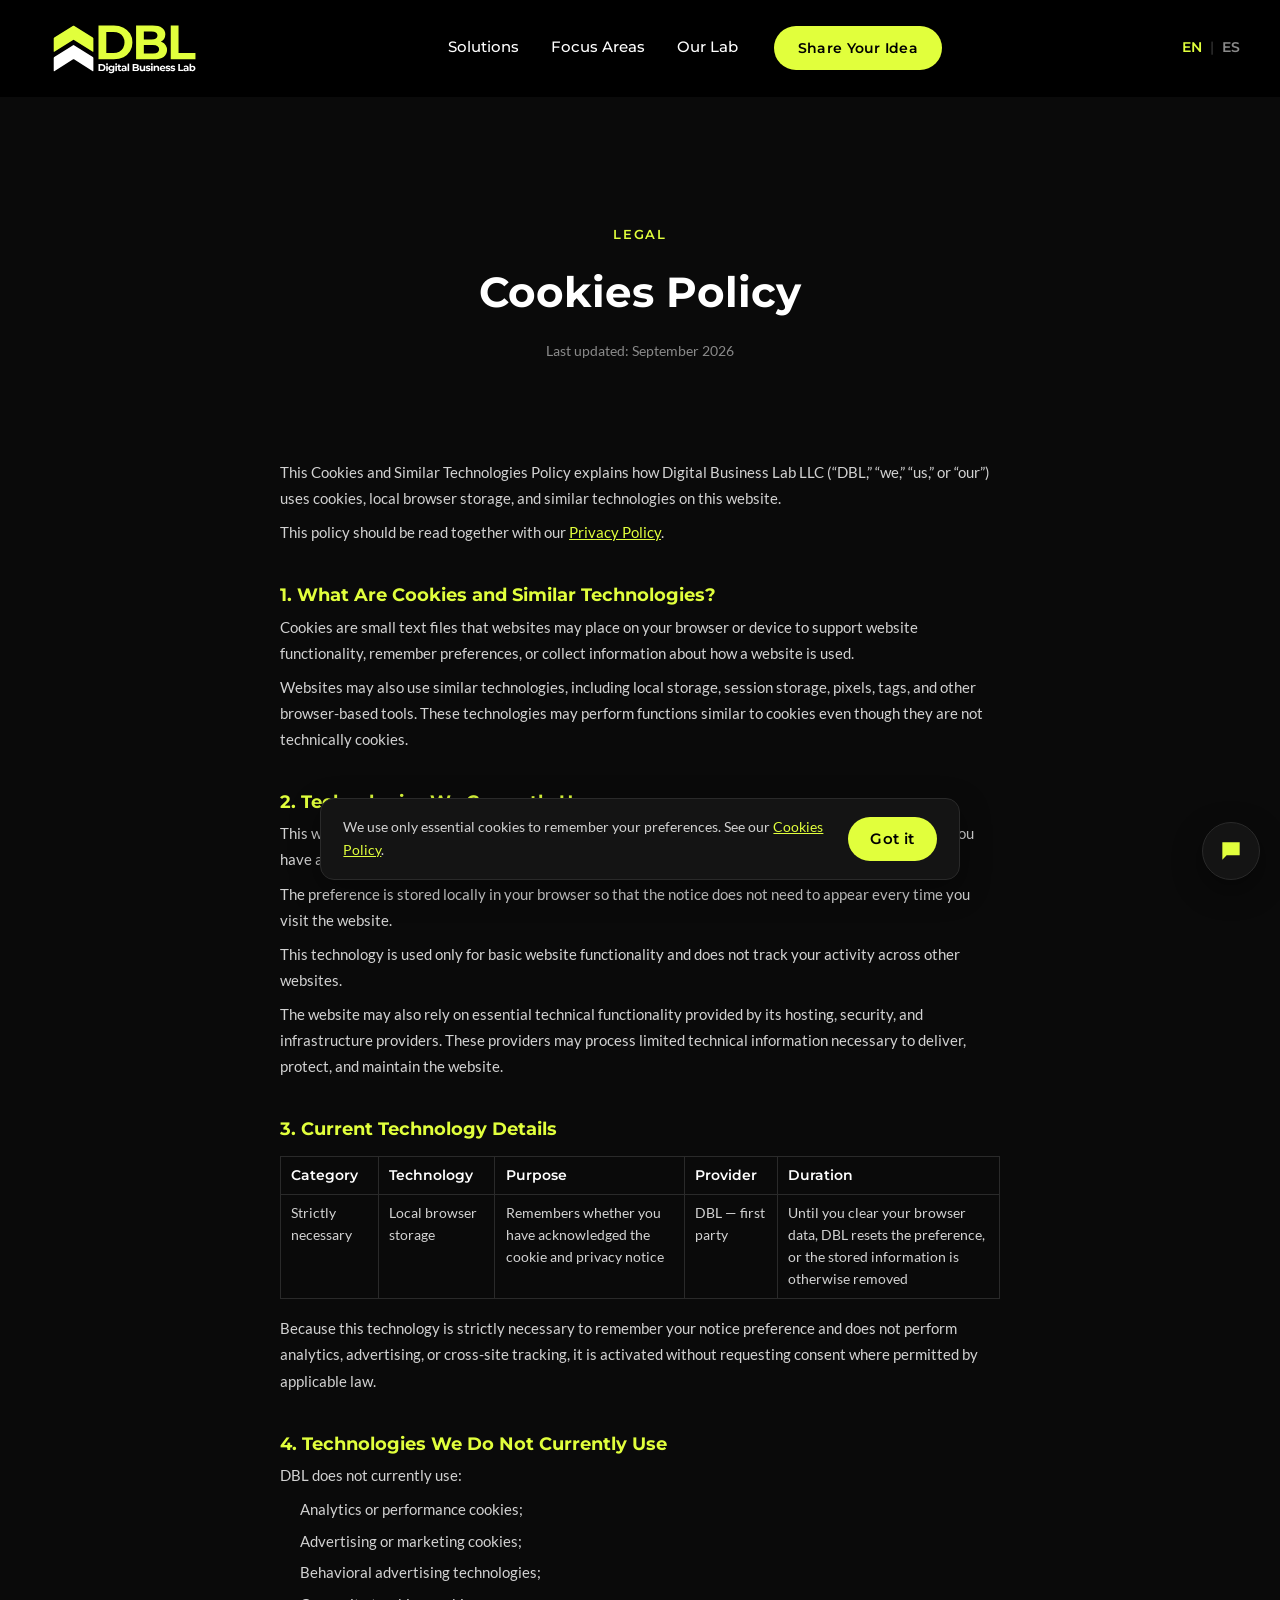
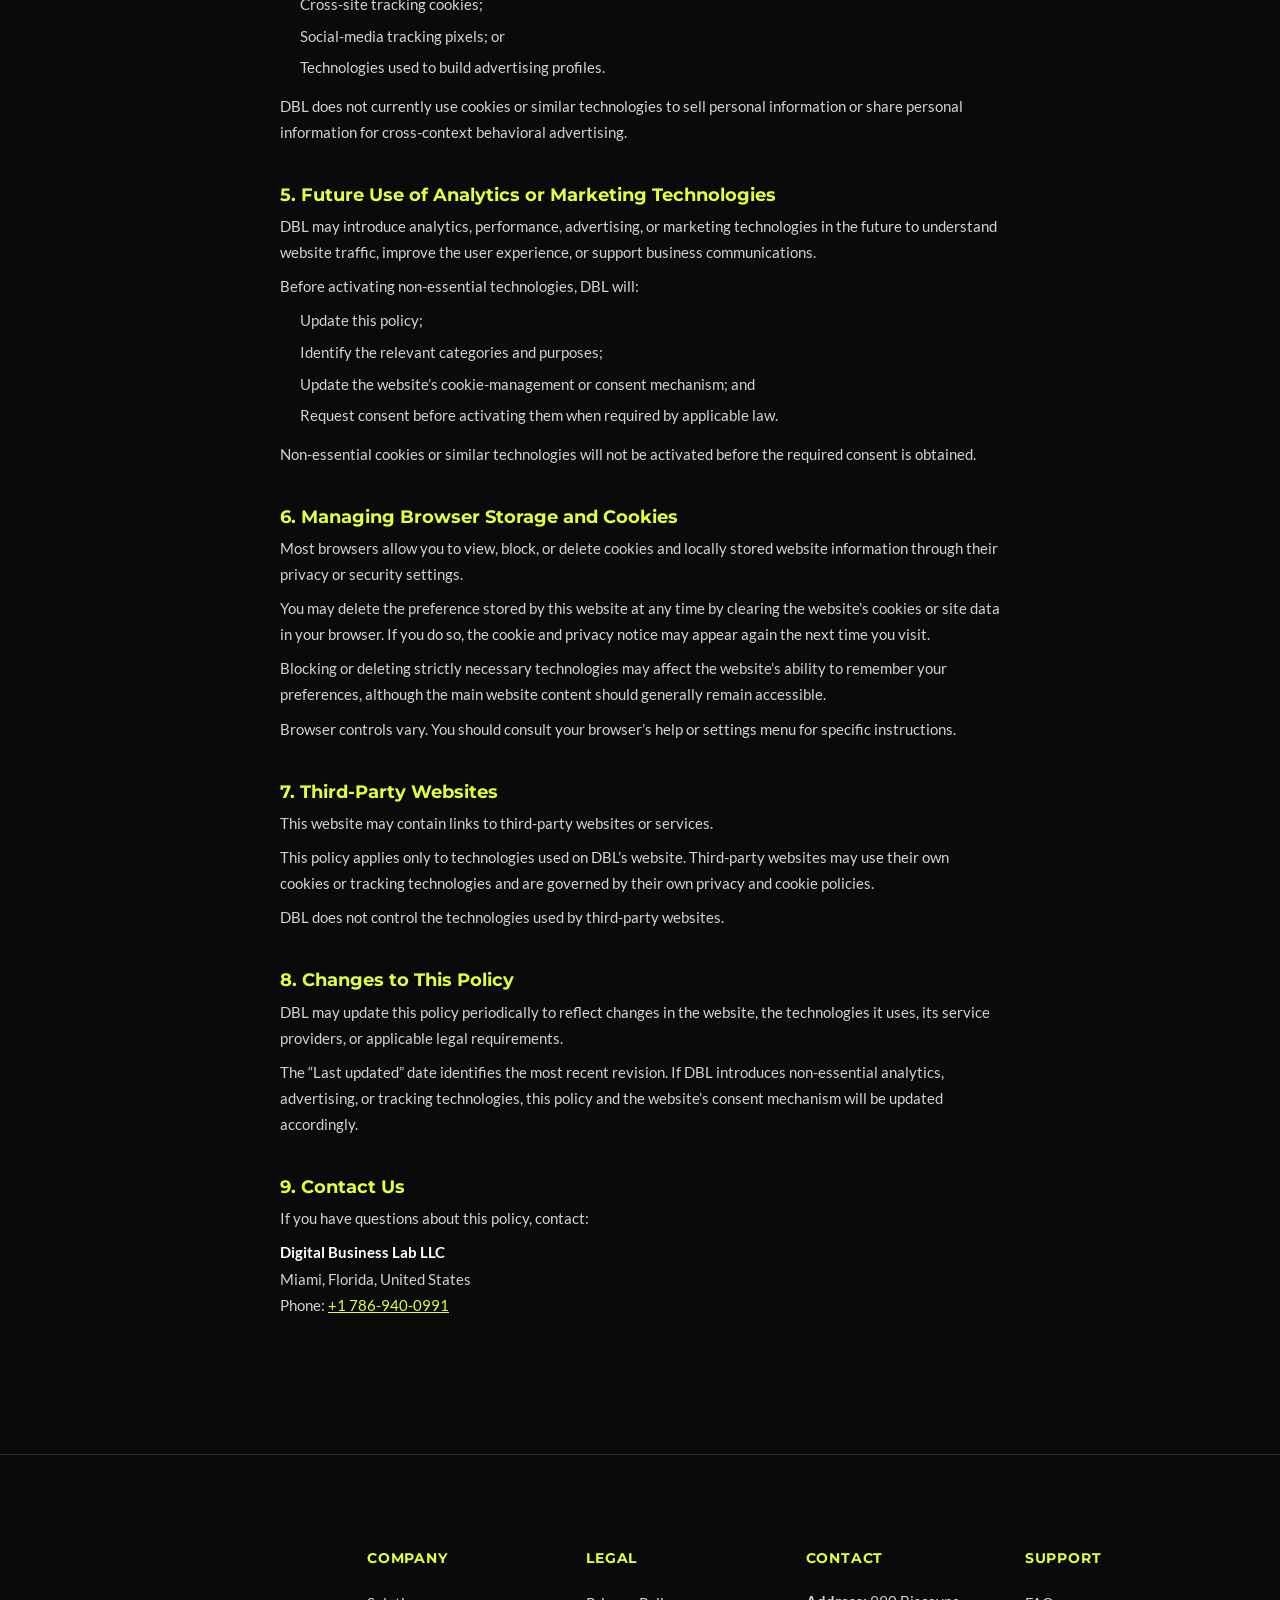
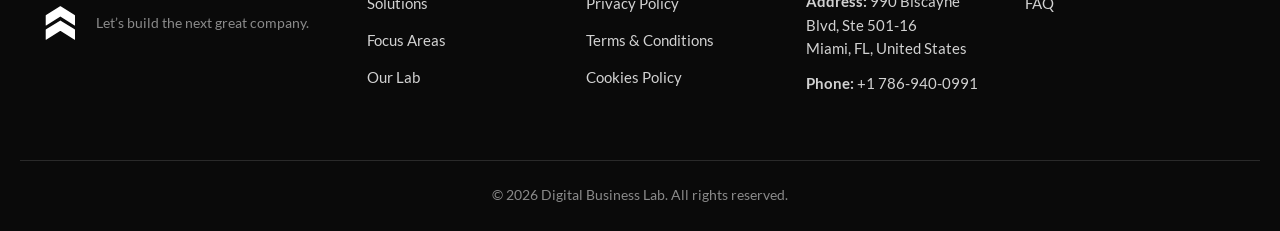
<file: cookies-policy.html>
<!DOCTYPE html>
<html lang="en">
<head>
  <meta charset="UTF-8">
  <meta name="viewport" content="width=device-width, initial-scale=1.0">
  <title>Cookies Policy | Digital Business Lab</title>
  <meta name="description" content="Cookies Policy for Digital Business Lab (DBL).">
  <meta name="theme-color" content="#000000">

  <meta http-equiv="X-Content-Type-Options" content="nosniff">
  <meta name="referrer" content="strict-origin-when-cross-origin">

  <link rel="icon" href="data:image/svg+xml,%3Csvg xmlns='http://www.w3.org/2000/svg' viewBox='0 0 100 100'%3E%3Cpath d='M50 15 L85 40 L70 40 L70 85 L30 85 L30 40 L15 40 Z' fill='%23E1FF3C'/%3E%3C/svg%3E">

  <link rel="stylesheet" href="styles.css">
  <noscript><style>.reveal { opacity: 1 !important; transform: none !important; }</style></noscript>
</head>
<body>

  <a class="skip-link" href="index.html#main">Skip to content</a>

  <!-- ============ NAVBAR ============ -->
  <header class="navbar" id="navbar">
    <div class="container navbar__inner">
      <a href="index.html#home" class="navbar__logo" aria-label="Digital Business Lab — Home">
        <svg viewBox="0 0 1116.49 452.19" class="navbar__logo-svg" role="img" aria-hidden="true">
          <path class="cls-1" d="M351.43,157,226.06,78.39a5.48,5.48,0,0,0-5.81,0L94.79,157a7.32,7.32,0,0,0-3.5,6.2v85.46a2.48,2.48,0,0,0,3.83,2L220.21,172.2a5.48,5.48,0,0,1,5.81,0l125.09,78.44a2.48,2.48,0,0,0,3.83-2V163.2A7.33,7.33,0,0,0,351.43,157Z"/><path class="cls-2" d="M351.43,286.27,226.06,207.65a5.53,5.53,0,0,0-5.81,0L94.79,286.27a7.32,7.32,0,0,0-3.5,6.2v85.46a2.48,2.48,0,0,0,3.83,2l125.09-78.43a5.48,5.48,0,0,1,5.81,0L351.11,379.9a2.48,2.48,0,0,0,3.83-2V292.47A7.33,7.33,0,0,0,351.43,286.27Z"/><path class="cls-1" d="M555.32,91Q527.43,77,490.9,77H389V301.37H490.9q36.54,0,64.42-13.94t43.58-39.1q15.71-25.15,15.7-59.13,0-34.29-15.7-59.28T555.32,91Zm-2.41,135.08a61.57,61.57,0,0,1-25.63,24.19q-16.51,8.5-38.94,8.49H440.91V119.66h47.43q22.43,0,38.94,8.49a62,62,0,0,1,25.63,24q9.14,15.54,9.14,37Q562.05,210.35,552.91,226.06Z"/><path class="cls-1" d="M810.09,186.8q-3-1.25-6.06-2.26A56.11,56.11,0,0,0,824.83,166q8.65-13,8.65-30.61,0-26.27-21.31-42.3T748.56,77H639V301.37H755q44.22,0,67-16.19t22.75-45q0-19.54-9.13-33T810.09,186.8Zm-67.94-70.66q18.9,0,29,6.57t10.1,19.7q0,13.47-10.1,20t-29,6.57h-51.6V116.14ZM781.73,255.7q-10.43,6.57-30.61,6.57H690.55V206.83h60.57q20.19,0,30.61,6.89t10.41,21Q792.14,249.13,781.73,255.7Z"/><polygon class="cls-1" points="921.29 259.06 921.29 77.04 869.38 77.04 869.38 301.37 1033.78 301.37 1033.78 259.06 921.29 259.06"/><path class="cls-2" d="M423.69,335.87A29.67,29.67,0,0,0,410.25,333H389v46.8h21.26a29.67,29.67,0,0,0,13.44-2.91,22.13,22.13,0,0,0,9.09-8.15,24.91,24.91,0,0,0,0-24.71A22.2,22.2,0,0,0,423.69,335.87Zm-.5,28.18a12.91,12.91,0,0,1-5.35,5.05,17.55,17.55,0,0,1-8.12,1.77h-9.9v-29h9.9a17.55,17.55,0,0,1,8.12,1.78,12.94,12.94,0,0,1,5.35,5,16.57,16.57,0,0,1,0,15.41Z"/><path class="cls-2" d="M450.3,328.72a6.88,6.88,0,0,0-4.68-1.57,6.58,6.58,0,0,0-4.68,1.67,5.65,5.65,0,0,0,0,8.29,6.62,6.62,0,0,0,4.68,1.67,6.49,6.49,0,0,0,4.71-1.71,5.71,5.71,0,0,0,1.77-4.31A5.12,5.12,0,0,0,450.3,328.72Z"/><rect class="cls-2" x="440.4" y="343.79" width="10.43" height="35.97"/><path class="cls-2" d="M484.66,348.35a12.24,12.24,0,0,0-3.88-3.25,16.85,16.85,0,0,0-8-1.84,19.05,19.05,0,0,0-9.06,2.14,16.7,16.7,0,0,0-6.49,6.05,17.3,17.3,0,0,0,6.49,24.4,18.84,18.84,0,0,0,9.06,2.17,16.63,16.63,0,0,0,8-1.87,12.07,12.07,0,0,0,3.34-2.65v1.58q0,4.88-2.5,7.35c-1.68,1.65-4.36,2.48-8.06,2.48a22.88,22.88,0,0,1-6.92-1.11,16.82,16.82,0,0,1-5.78-3l-4.15,7.49a21.41,21.41,0,0,0,7.86,3.71,38.57,38.57,0,0,0,9.79,1.23q9.76,0,15-4.74t5.21-14.78V343.79h-9.89Zm-1.61,16.9a8.09,8.09,0,0,1-3.34,3.11,11.37,11.37,0,0,1-9.76,0,8.38,8.38,0,0,1-3.38-3.11,9.33,9.33,0,0,1,0-9.26,8.5,8.5,0,0,1,3.38-3.07,11.37,11.37,0,0,1,9.76,0,8.2,8.2,0,0,1,3.34,3.07,9.46,9.46,0,0,1,0,9.26Z"/><rect class="cls-2" x="501.17" y="343.79" width="10.43" height="35.97"/><path class="cls-2" d="M511.06,328.72a6.85,6.85,0,0,0-4.68-1.57,6.57,6.57,0,0,0-4.67,1.67,5.65,5.65,0,0,0,0,8.29,6.61,6.61,0,0,0,4.67,1.67,6.5,6.5,0,0,0,4.72-1.71,5.71,5.71,0,0,0,1.77-4.31A5.09,5.09,0,0,0,511.06,328.72Z"/><path class="cls-2" d="M534.4,372a4.37,4.37,0,0,1-3.28-1.23,4.85,4.85,0,0,1-1.2-3.51V352.62h9v-8h-9v-8.76H519.49v8.76h-5.55v8h5.55v14.77q0,6.42,3.54,9.66t9.9,3.24a19.2,19.2,0,0,0,4.64-.56,11.5,11.5,0,0,0,3.85-1.71l-2.81-7.35A6.72,6.72,0,0,1,534.4,372Z"/><path class="cls-2" d="M571.5,347.14q-4.54-3.88-12.77-3.88a31.59,31.59,0,0,0-8.42,1.14,22.35,22.35,0,0,0-7.09,3.2l3.74,7.29a15.13,15.13,0,0,1,4.72-2.44,18.19,18.19,0,0,1,5.65-.9c2.8,0,4.89.62,6.25,1.87a6.73,6.73,0,0,1,2,5.21h-8.29a24,24,0,0,0-8.89,1.38,10.29,10.29,0,0,0-5,3.77,10.13,10.13,0,0,0-1.57,5.62,10,10,0,0,0,1.61,5.55,11,11,0,0,0,4.61,3.91,16.61,16.61,0,0,0,7.22,1.43,15,15,0,0,0,7.76-1.8,9.14,9.14,0,0,0,3.2-3.22v4.49H576V359.24Q576,351,571.5,347.14ZM562.61,372a9,9,0,0,1-4.68,1.24,7,7,0,0,1-4.31-1.17,3.75,3.75,0,0,1-1.57-3.18,3.82,3.82,0,0,1,1.37-3q1.37-1.2,5-1.2h7.16v3.67A7.14,7.14,0,0,1,562.61,372Z"/><rect class="cls-2" x="582.4" y="330.15" width="10.43" height="49.6"/><path class="cls-2" d="M651.72,355.86c-.41-.17-.84-.33-1.27-.47a11.75,11.75,0,0,0,4.35-3.88,11.24,11.24,0,0,0,1.8-6.38,10.5,10.5,0,0,0-4.44-8.82Q647.71,333,638.88,333H616v46.8h24.2q9.22,0,14-3.38a10.87,10.87,0,0,0,4.75-9.39,11.88,11.88,0,0,0-1.91-6.88A11.67,11.67,0,0,0,651.72,355.86Zm-14.17-14.74a11.15,11.15,0,0,1,6.05,1.37,4.57,4.57,0,0,1,2.1,4.11,4.65,4.65,0,0,1-2.1,4.18,11.15,11.15,0,0,1-6.05,1.37H626.78v-11Zm8.25,29.11a12,12,0,0,1-6.38,1.37H626.78V360h12.64a11.59,11.59,0,0,1,6.38,1.44,4.87,4.87,0,0,1,2.18,4.37A4.79,4.79,0,0,1,645.8,370.23Z"/><path class="cls-2" d="M689.16,361.58a12.29,12.29,0,0,1-1.07,5.44,7.2,7.2,0,0,1-2.94,3.21,8.72,8.72,0,0,1-4.28,1,6.86,6.86,0,0,1-5.38-2.11q-1.9-2.1-1.91-6.58V343.79H663.15v20.33a19,19,0,0,0,1.94,9.12,12.28,12.28,0,0,0,5.45,5.32,17.74,17.74,0,0,0,8,1.73,15.78,15.78,0,0,0,7.65-1.9,12.05,12.05,0,0,0,3.51-2.86v4.23h9.9v-36H689.16Z"/><path class="cls-2" d="M731,360.87a16.86,16.86,0,0,0-4.24-1.7,38.87,38.87,0,0,0-4.65-.9c-1.54-.2-3-.44-4.24-.71a10.6,10.6,0,0,1-3.11-1.06,2.18,2.18,0,0,1-1.17-2,2.76,2.76,0,0,1,1.6-2.41,10.56,10.56,0,0,1,5.08-.93,24.26,24.26,0,0,1,5.12.57,17.54,17.54,0,0,1,5.25,2.1l3.47-7.42a20.55,20.55,0,0,0-6.35-2.34,36.64,36.64,0,0,0-7.49-.8,24,24,0,0,0-9,1.5,13.13,13.13,0,0,0-5.72,4.11,9.69,9.69,0,0,0-2,6,9.58,9.58,0,0,0,1.17,5,8.66,8.66,0,0,0,3.11,3.08,15.32,15.32,0,0,0,4.27,1.7c1.56.38,3.11.68,4.65.91s3,.44,4.25.67a10.23,10.23,0,0,1,3.1,1,2.06,2.06,0,0,1,1.17,1.91,2.67,2.67,0,0,1-1.5,2.41,10.88,10.88,0,0,1-5.11.87,24.28,24.28,0,0,1-6.66-1,22.89,22.89,0,0,1-5.84-2.51l-3.48,7.49a21.93,21.93,0,0,0,6.72,2.77,34.86,34.86,0,0,0,8.86,1.1,25.41,25.41,0,0,0,9.19-1.47,13.18,13.18,0,0,0,5.78-4,9.36,9.36,0,0,0,2-5.92,9.22,9.22,0,0,0-1.21-5A9,9,0,0,0,731,360.87Z"/><path class="cls-2" d="M748.52,328.72a6.85,6.85,0,0,0-4.68-1.57,6.61,6.61,0,0,0-4.68,1.67,5.67,5.67,0,0,0,0,8.29,6.66,6.66,0,0,0,4.68,1.67,6.53,6.53,0,0,0,4.72-1.71,5.71,5.71,0,0,0,1.77-4.31A5.09,5.09,0,0,0,748.52,328.72Z"/><rect class="cls-2" x="738.63" y="343.79" width="10.43" height="35.97"/><path class="cls-2" d="M785.19,345a16.81,16.81,0,0,0-7.65-1.7,17,17,0,0,0-8.23,1.94,13.16,13.16,0,0,0-3.67,2.88v-4.29h-10v36H766.1V362a11.84,11.84,0,0,1,1.11-5.48,7.16,7.16,0,0,1,3.07-3.18,9.45,9.45,0,0,1,4.45-1,6.93,6.93,0,0,1,5.38,2.08q1.9,2.07,1.9,6.41v19h10.43V359.17a18.51,18.51,0,0,0-1.93-9A12.45,12.45,0,0,0,785.19,345Z"/><path class="cls-2" d="M825.1,345.5a21.46,21.46,0,0,0-19.35.13,17.85,17.85,0,0,0-6.86,6.55,18.32,18.32,0,0,0-2.5,9.6,17.5,17.5,0,0,0,9.72,16.11,25.53,25.53,0,0,0,19.43.9,16.17,16.17,0,0,0,6.21-4.31l-5.55-6a12.32,12.32,0,0,1-4,2.61,13.56,13.56,0,0,1-5.05.87,12.47,12.47,0,0,1-5.58-1.17,8.49,8.49,0,0,1-3.68-3.41,9.48,9.48,0,0,1-1-2.64h27.2c0-.45.09-.93.14-1.44s.06-1,.06-1.37a19.23,19.23,0,0,0-2.47-10A16.73,16.73,0,0,0,825.1,345.5Zm-14.17,6.82a9.3,9.3,0,0,1,4.71-1.17,9.13,9.13,0,0,1,4.68,1.17,8.29,8.29,0,0,1,3.14,3.24,9,9,0,0,1,1,3.07H806.76a9.29,9.29,0,0,1,1-3A8.2,8.2,0,0,1,810.93,352.32Z"/><path class="cls-2" d="M866.05,363.88a9,9,0,0,0-3.11-3,16.93,16.93,0,0,0-4.25-1.7,38.71,38.71,0,0,0-4.64-.9c-1.54-.2-3-.44-4.25-.71a10.71,10.71,0,0,1-3.11-1.06,2.18,2.18,0,0,1-1.17-2,2.77,2.77,0,0,1,1.61-2.41,10.53,10.53,0,0,1,5.08-.93,24.17,24.17,0,0,1,5.11.57,17.54,17.54,0,0,1,5.25,2.1l3.48-7.42a20.65,20.65,0,0,0-6.35-2.34,36.64,36.64,0,0,0-7.49-.8,24.07,24.07,0,0,0-9,1.5,13.19,13.19,0,0,0-5.72,4.11,9.75,9.75,0,0,0-2,6,9.58,9.58,0,0,0,1.17,5,8.74,8.74,0,0,0,3.11,3.08,15.38,15.38,0,0,0,4.28,1.7c1.56.38,3.11.68,4.65.91s3,.44,4.24.67a10.3,10.3,0,0,1,3.11,1,2.06,2.06,0,0,1,1.17,1.91,2.67,2.67,0,0,1-1.5,2.41,10.93,10.93,0,0,1-5.12.87,24.27,24.27,0,0,1-6.65-1,23.12,23.12,0,0,1-5.85-2.51l-3.48,7.49a21.93,21.93,0,0,0,6.72,2.77,34.92,34.92,0,0,0,8.86,1.1,25.41,25.41,0,0,0,9.19-1.47,13.16,13.16,0,0,0,5.79-4,9.41,9.41,0,0,0,2-5.92A9.23,9.23,0,0,0,866.05,363.88Z"/><path class="cls-2" d="M895.36,360.87a16.86,16.86,0,0,0-4.24-1.7,38.87,38.87,0,0,0-4.65-.9c-1.54-.2-3-.44-4.24-.71a10.6,10.6,0,0,1-3.11-1.06,2.18,2.18,0,0,1-1.17-2,2.76,2.76,0,0,1,1.6-2.41,10.53,10.53,0,0,1,5.08-.93,24.26,24.26,0,0,1,5.12.57,17.39,17.39,0,0,1,5.24,2.1l3.48-7.42a20.55,20.55,0,0,0-6.35-2.34,36.64,36.64,0,0,0-7.49-.8,24.11,24.11,0,0,0-9,1.5,13.15,13.15,0,0,0-5.71,4.11,9.69,9.69,0,0,0-2,6,9.58,9.58,0,0,0,1.17,5,8.71,8.71,0,0,0,3.1,3.08,15.5,15.5,0,0,0,4.28,1.7c1.56.38,3.11.68,4.65.91s2.95.44,4.24.67a10.21,10.21,0,0,1,3.11,1,2.06,2.06,0,0,1,1.17,1.91,2.67,2.67,0,0,1-1.5,2.41,10.9,10.9,0,0,1-5.12.87,24.27,24.27,0,0,1-6.65-1,23.12,23.12,0,0,1-5.85-2.51l-3.47,7.49a21.82,21.82,0,0,0,6.72,2.77,34.84,34.84,0,0,0,8.85,1.1,25.46,25.46,0,0,0,9.2-1.47,13.18,13.18,0,0,0,5.78-4,9.35,9.35,0,0,0,2-5.92,9.23,9.23,0,0,0-1.2-5A9,9,0,0,0,895.36,360.87Z"/><polygon class="cls-2" points="930.42 332.96 919.6 332.96 919.6 379.76 953.89 379.76 953.89 370.94 930.42 370.94 930.42 332.96"/><path class="cls-2" d="M983.71,347.14q-4.56-3.88-12.77-3.88a31.67,31.67,0,0,0-8.43,1.14,22.39,22.39,0,0,0-7.08,3.2l3.74,7.29a15,15,0,0,1,4.71-2.44,18.24,18.24,0,0,1,5.65-.9q4.22,0,6.25,1.87a6.73,6.73,0,0,1,2,5.21h-8.29a24,24,0,0,0-8.89,1.38,10.31,10.31,0,0,0-5,3.77,10.63,10.63,0,0,0,0,11.17,11,11,0,0,0,4.62,3.91,16.57,16.57,0,0,0,7.22,1.43,14.92,14.92,0,0,0,7.75-1.8,9.08,9.08,0,0,0,3.21-3.22v4.49h9.76V359.24Q988.25,351,983.71,347.14Zm-8.9,24.9a9,9,0,0,1-4.68,1.24,7.09,7.09,0,0,1-4.31-1.17,3.77,3.77,0,0,1-1.57-3.18,3.85,3.85,0,0,1,1.37-3q1.38-1.2,5-1.2h7.15v3.67A7,7,0,0,1,974.81,372Z"/><path class="cls-2" d="M1031.4,352a16.82,16.82,0,0,0-6.41-6.42,18.38,18.38,0,0,0-9.13-2.27,15.44,15.44,0,0,0-8,2,12.06,12.06,0,0,0-2.88,2.36V330.15H994.6v49.61h10v-4.17a12,12,0,0,0,3.15,2.7,15.76,15.76,0,0,0,8.15,2A18.08,18.08,0,0,0,1025,378a17,17,0,0,0,6.41-6.45,21.35,21.35,0,0,0,0-19.59ZM1022,367.09a8.73,8.73,0,0,1-7.92,4.65,9.07,9.07,0,0,1-4.68-1.21,8.44,8.44,0,0,1-3.28-3.44,12.44,12.44,0,0,1,0-10.66,8.55,8.55,0,0,1,3.28-3.41,9.16,9.16,0,0,1,4.68-1.2,8.74,8.74,0,0,1,7.92,4.61,12.16,12.16,0,0,1,0,10.66Z"/>
        </svg>
      </a>

      <nav class="navbar__nav" id="primary-nav" aria-label="Primary">
        <ul class="navbar__links">
          <li><a href="index.html#solutions">Solutions</a></li>
          <li><a href="index.html#focus-areas">Focus Areas</a></li>
          <li><a href="index.html#about">Our Lab</a></li>
        </ul>
        <a href="index.html#build-with-us" class="btn btn--primary navbar__cta">Share Your Idea</a>
      </nav>

      <div class="lang-switch" aria-label="Language">
        <a href="cookies-policy.html" class="lang-switch__link is-active">EN</a>
        <span class="lang-switch__sep" aria-hidden="true">|</span>
        <a href="es/cookies-policy.html" class="lang-switch__link">ES</a>
      </div>

      <button class="navbar__toggle" id="navToggle" aria-expanded="false" aria-controls="primary-nav" aria-label="Toggle navigation menu">
        <span></span><span></span><span></span>
      </button>
    </div>
  </header>

  <main id="main">
    <section class="section section--alt" id="cookies-policy">
      <div class="container legal">
        <p class="eyebrow eyebrow--center">Legal</p>
        <h2 class="section__title reveal">Cookies Policy</h2>
        <p class="legal__updated">Last updated: September 2026</p>

        <div class="legal__body">
          <p>This Cookies and Similar Technologies Policy explains how Digital Business Lab LLC (&ldquo;DBL,&rdquo; &ldquo;we,&rdquo; &ldquo;us,&rdquo; or &ldquo;our&rdquo;) uses cookies, local browser storage, and similar technologies on this website.</p>
          <p>This policy should be read together with our <a href="privacy-policy.html">Privacy Policy</a>.</p>

          <h3>1. What Are Cookies and Similar Technologies?</h3>
          <p>Cookies are small text files that websites may place on your browser or device to support website functionality, remember preferences, or collect information about how a website is used.</p>
          <p>Websites may also use similar technologies, including local storage, session storage, pixels, tags, and other browser-based tools. These technologies may perform functions similar to cookies even though they are not technically cookies.</p>

          <h3>2. Technologies We Currently Use</h3>
          <p>This website currently uses only strictly necessary browser-storage technology to remember whether you have acknowledged the website&rsquo;s cookie and privacy notice.</p>
          <p>The preference is stored locally in your browser so that the notice does not need to appear every time you visit the website.</p>
          <p>This technology is used only for basic website functionality and does not track your activity across other websites.</p>
          <p>The website may also rely on essential technical functionality provided by its hosting, security, and infrastructure providers. These providers may process limited technical information necessary to deliver, protect, and maintain the website.</p>

          <h3>3. Current Technology Details</h3>
          <div style="overflow-x:auto;">
            <table>
              <thead>
                <tr><th>Category</th><th>Technology</th><th>Purpose</th><th>Provider</th><th>Duration</th></tr>
              </thead>
              <tbody>
                <tr>
                  <td>Strictly necessary</td>
                  <td>Local browser storage</td>
                  <td>Remembers whether you have acknowledged the cookie and privacy notice</td>
                  <td>DBL &mdash; first party</td>
                  <td>Until you clear your browser data, DBL resets the preference, or the stored information is otherwise removed</td>
                </tr>
              </tbody>
            </table>
          </div>
          <p>Because this technology is strictly necessary to remember your notice preference and does not perform analytics, advertising, or cross-site tracking, it is activated without requesting consent where permitted by applicable law.</p>

          <h3>4. Technologies We Do Not Currently Use</h3>
          <p>DBL does not currently use:</p>
          <ul>
            <li>Analytics or performance cookies;</li>
            <li>Advertising or marketing cookies;</li>
            <li>Behavioral advertising technologies;</li>
            <li>Cross-site tracking cookies;</li>
            <li>Social-media tracking pixels; or</li>
            <li>Technologies used to build advertising profiles.</li>
          </ul>
          <p>DBL does not currently use cookies or similar technologies to sell personal information or share personal information for cross-context behavioral advertising.</p>

          <h3>5. Future Use of Analytics or Marketing Technologies</h3>
          <p>DBL may introduce analytics, performance, advertising, or marketing technologies in the future to understand website traffic, improve the user experience, or support business communications.</p>
          <p>Before activating non-essential technologies, DBL will:</p>
          <ul>
            <li>Update this policy;</li>
            <li>Identify the relevant categories and purposes;</li>
            <li>Update the website&rsquo;s cookie-management or consent mechanism; and</li>
            <li>Request consent before activating them when required by applicable law.</li>
          </ul>
          <p>Non-essential cookies or similar technologies will not be activated before the required consent is obtained.</p>

          <h3>6. Managing Browser Storage and Cookies</h3>
          <p>Most browsers allow you to view, block, or delete cookies and locally stored website information through their privacy or security settings.</p>
          <p>You may delete the preference stored by this website at any time by clearing the website&rsquo;s cookies or site data in your browser. If you do so, the cookie and privacy notice may appear again the next time you visit.</p>
          <p>Blocking or deleting strictly necessary technologies may affect the website&rsquo;s ability to remember your preferences, although the main website content should generally remain accessible.</p>
          <p>Browser controls vary. You should consult your browser&rsquo;s help or settings menu for specific instructions.</p>

          <h3>7. Third-Party Websites</h3>
          <p>This website may contain links to third-party websites or services.</p>
          <p>This policy applies only to technologies used on DBL&rsquo;s website. Third-party websites may use their own cookies or tracking technologies and are governed by their own privacy and cookie policies.</p>
          <p>DBL does not control the technologies used by third-party websites.</p>

          <h3>8. Changes to This Policy</h3>
          <p>DBL may update this policy periodically to reflect changes in the website, the technologies it uses, its service providers, or applicable legal requirements.</p>
          <p>The &ldquo;Last updated&rdquo; date identifies the most recent revision. If DBL introduces non-essential analytics, advertising, or tracking technologies, this policy and the website&rsquo;s consent mechanism will be updated accordingly.</p>

          <h3>9. Contact Us</h3>
          <p>If you have questions about this policy, contact:</p>
          <p><strong>Digital Business Lab LLC</strong><br>
          Miami, Florida, United States<br>
          Phone: <a href="https://wa.me/17869400991" target="_blank" rel="noopener">+1 786-940-0991</a></p>
        </div>
      </div>
    </section>
  </main>

  <!-- ============ FOOTER ============ -->
  <footer class="footer">
    <div class="container footer__inner">
      <div class="footer__brand">
        <svg viewBox="0 0 448.15 452.19" class="footer__logo-svg" role="img" aria-label="Digital Business Lab">
          <path class="cls-2" d="M391.45,135.74,234,37a6.91,6.91,0,0,0-7.3,0L69.05,135.74a9.22,9.22,0,0,0-4.41,7.79V250.89a3.12,3.12,0,0,0,4.82,2.48L226.6,154.83a6.91,6.91,0,0,1,7.3,0L391,253.37a3.12,3.12,0,0,0,4.81-2.48V143.53A9.21,9.21,0,0,0,391.45,135.74Z"/>
          <path class="cls-2" d="M391.45,298.13,234,199.37a6.91,6.91,0,0,0-7.3,0L69.05,298.13a9.22,9.22,0,0,0-4.41,7.79V413.28a3.12,3.12,0,0,0,4.82,2.48L226.6,317.22a6.91,6.91,0,0,1,7.3,0L391,415.76a3.12,3.12,0,0,0,4.81-2.48V305.92A9.21,9.21,0,0,0,391.45,298.13Z"/>
        </svg>
        <p class="footer__tagline">Let&rsquo;s build the next great company.</p>
      </div>

      <div class="footer__col">
        <h4>Company</h4>
        <ul>
          <li><a href="index.html#solutions">Solutions</a></li>
          <li><a href="index.html#focus-areas">Focus Areas</a></li>
          <li><a href="index.html#about">Our Lab</a></li>
        </ul>
      </div>

      <div class="footer__col">
        <h4>Legal</h4>
        <ul>
          <li><a href="privacy-policy.html">Privacy Policy</a></li>
          <li><a href="terms-and-conditions.html">Terms &amp; Conditions</a></li>
          <li><a href="cookies-policy.html">Cookies Policy</a></li>
        </ul>
      </div>

      <div class="footer__col">
        <h4>Contact</h4>
        <ul class="footer__contact">
          <li><strong>Address:</strong> 990 Biscayne Blvd, Ste 501-16<br>Miami, FL, United States</li>
          <li><strong>Phone:</strong> <a href="https://wa.me/17869400991" target="_blank" rel="noopener">+1 786-940-0991</a></li>
        </ul>
      </div>

      <div class="footer__col">
        <h4>Support</h4>
        <ul>
          <li><a href="index.html#faq">FAQ</a></li>
        </ul>
      </div>
    </div>

    <div class="container footer__bottom">
      <p>&copy; <span id="year"></span> Digital Business Lab. All rights reserved.</p>
    </div>
  </footer>

  <!-- ============ CHAT PLACEHOLDER ============ -->
  <!-- No live-chat provider connected yet. Once the client sets up a widget
       (e.g. Tawk.to, Crisp), replace this button+popover with the provider's
       embed script and remove the #chatPopover markup and its JS handlers. -->
  <div class="chat-widget">
    <div class="chat-popover" id="chatPopover" role="status" hidden>
      <p><strong>Chat</strong> — Coming soon.</p>
      <p>In the meantime, reach us by phone: <a href="https://wa.me/17869400991" target="_blank" rel="noopener">+1 786-940-0991</a></p>
    </div>
    <button type="button" class="chat-toggle" id="chatToggle" aria-expanded="false" aria-controls="chatPopover" aria-label="Chat with us">
      <svg viewBox="0 0 24 24" fill="none" aria-hidden="true">
        <path d="M4 4h16v12H8l-4 4V4z" fill="var(--color-accent)"/>
      </svg>
    </button>
  </div>

  <!-- ============ COOKIE CONSENT BANNER ============ -->
  <div class="cookie-banner" id="cookieBanner" role="dialog" aria-live="polite" aria-label="Cookie notice" hidden>
    <p>We use only essential cookies to remember your preferences. See our <a href="cookies-policy.html">Cookies Policy</a>.</p>
    <button type="button" class="btn btn--primary" id="cookieAccept">Got it</button>
  </div>

  <script src="script.js"></script>

  <!--
  +------------------------------------------+
  |  CHECKLIST DE SEGURIDAD PARA EL HOSTING   |
  +------------------------------------------+
  [ ] Activar HTTPS con certificado SSL (Let's Encrypt / automático en Vercel)
  [ ] Redirigir todo HTTP → HTTPS (301) (automático en Vercel)
  [ ] Activar HSTS: Strict-Transport-Security: max-age=31536000 (ver vercel.json)
  [ ] Confirmar que los headers de vercel.json se están aplicando (CSP, X-Frame-Options,
      X-Content-Type-Options, Referrer-Policy, Permissions-Policy)
  [ ] Desactivar listado de directorios
  [ ] Habilitar firewall de aplicaciones web (recomendado: Cloudflare free, si se usa
      un dominio propio en frente de Vercel)
  [ ] Configurar backups automáticos (Vercel + GitHub ya versionan el código)
  [ ] Conectar el formulario "Build With Us" a Formspree/EmailJS con rate-limiting
      y validación server-side antes de recibir tráfico real
  [ ] Revisar el contenido de Privacy Policy / Terms & Conditions con un abogado
      antes de publicar el sitio en producción
  -->
</body>
</html>
</file>
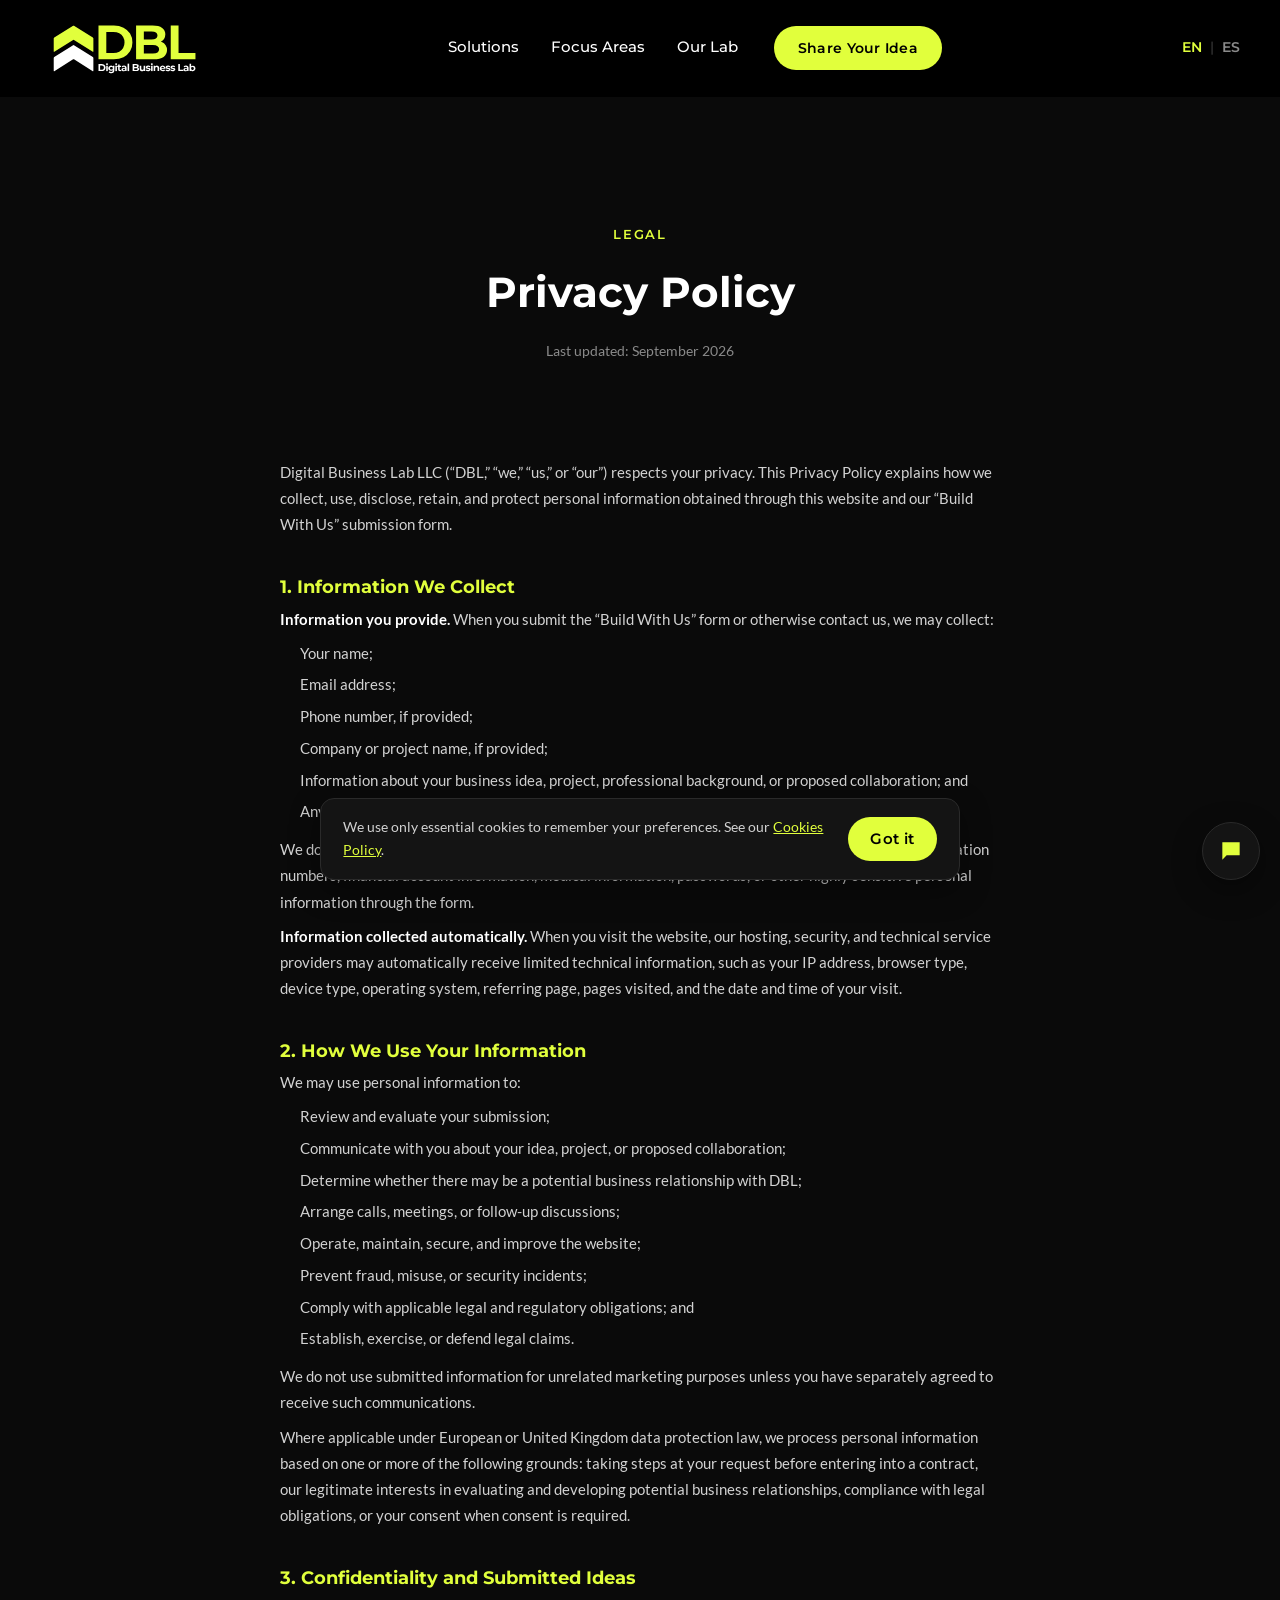
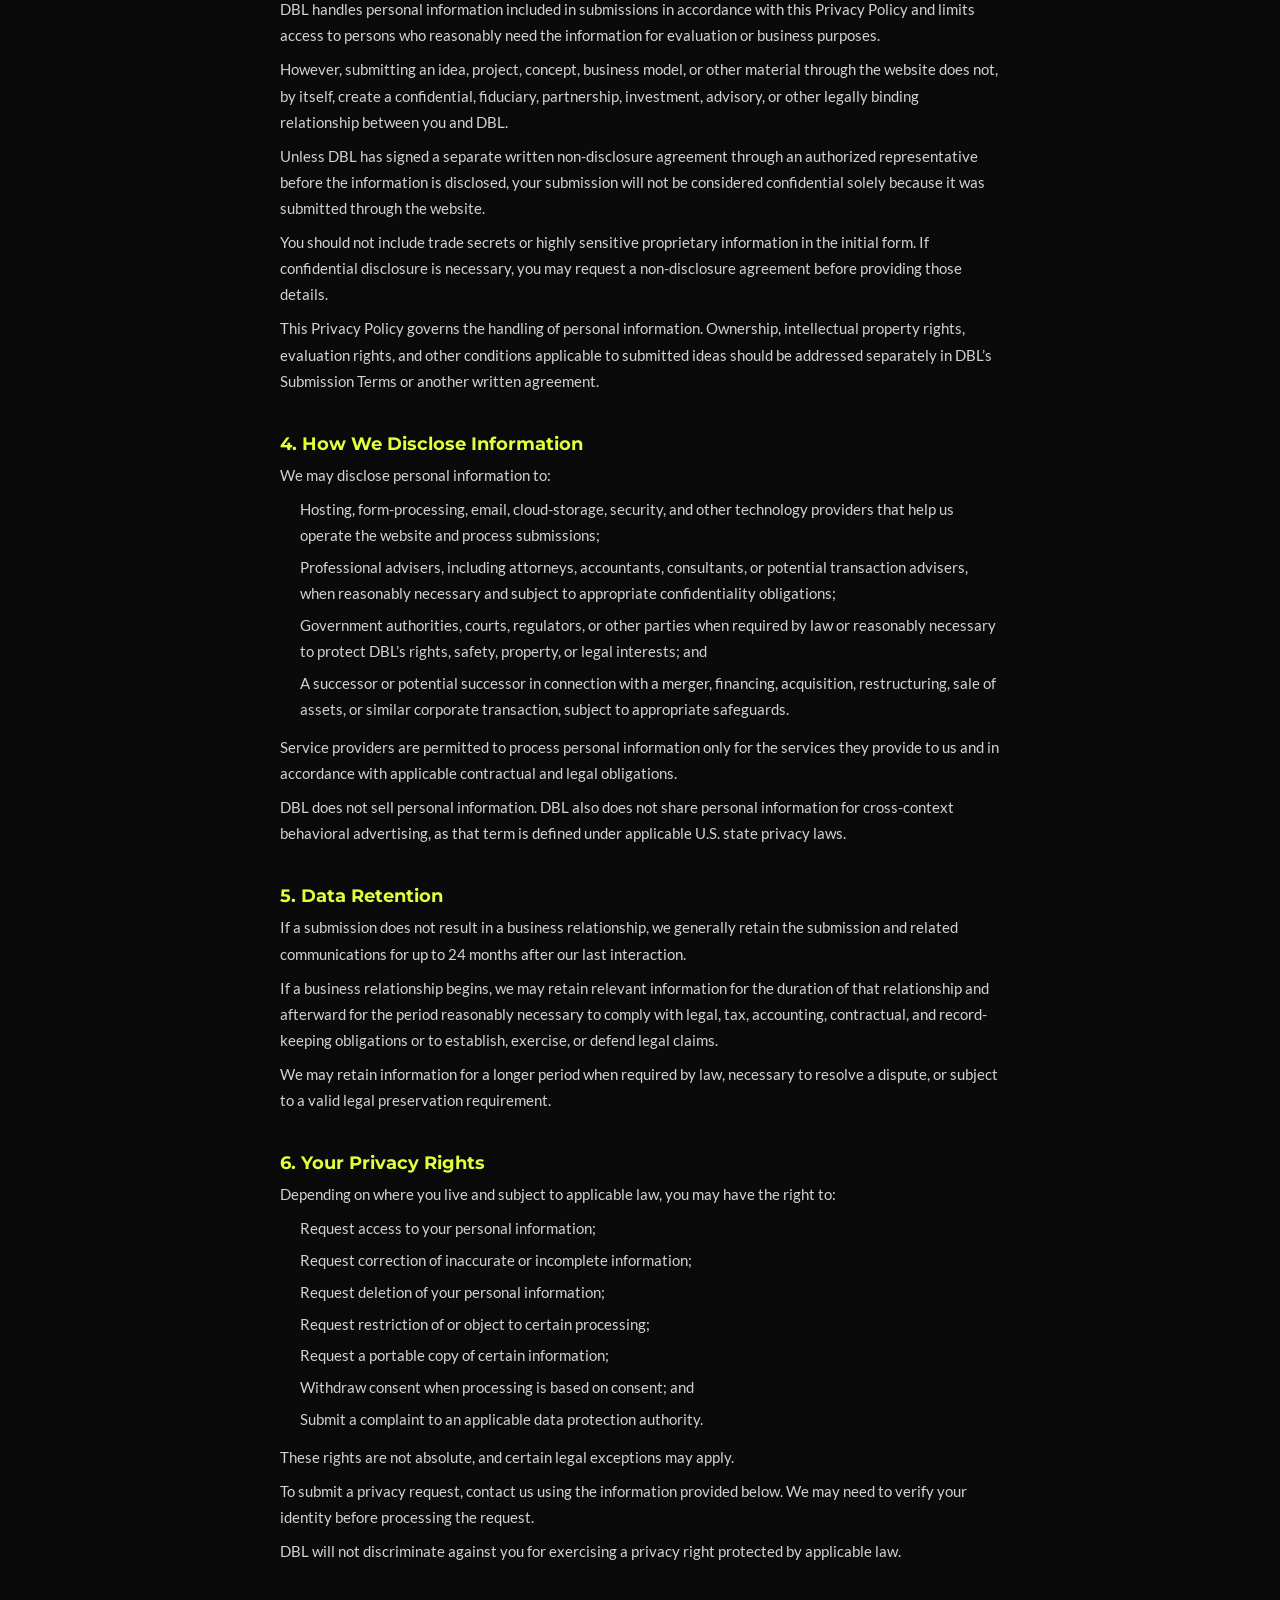
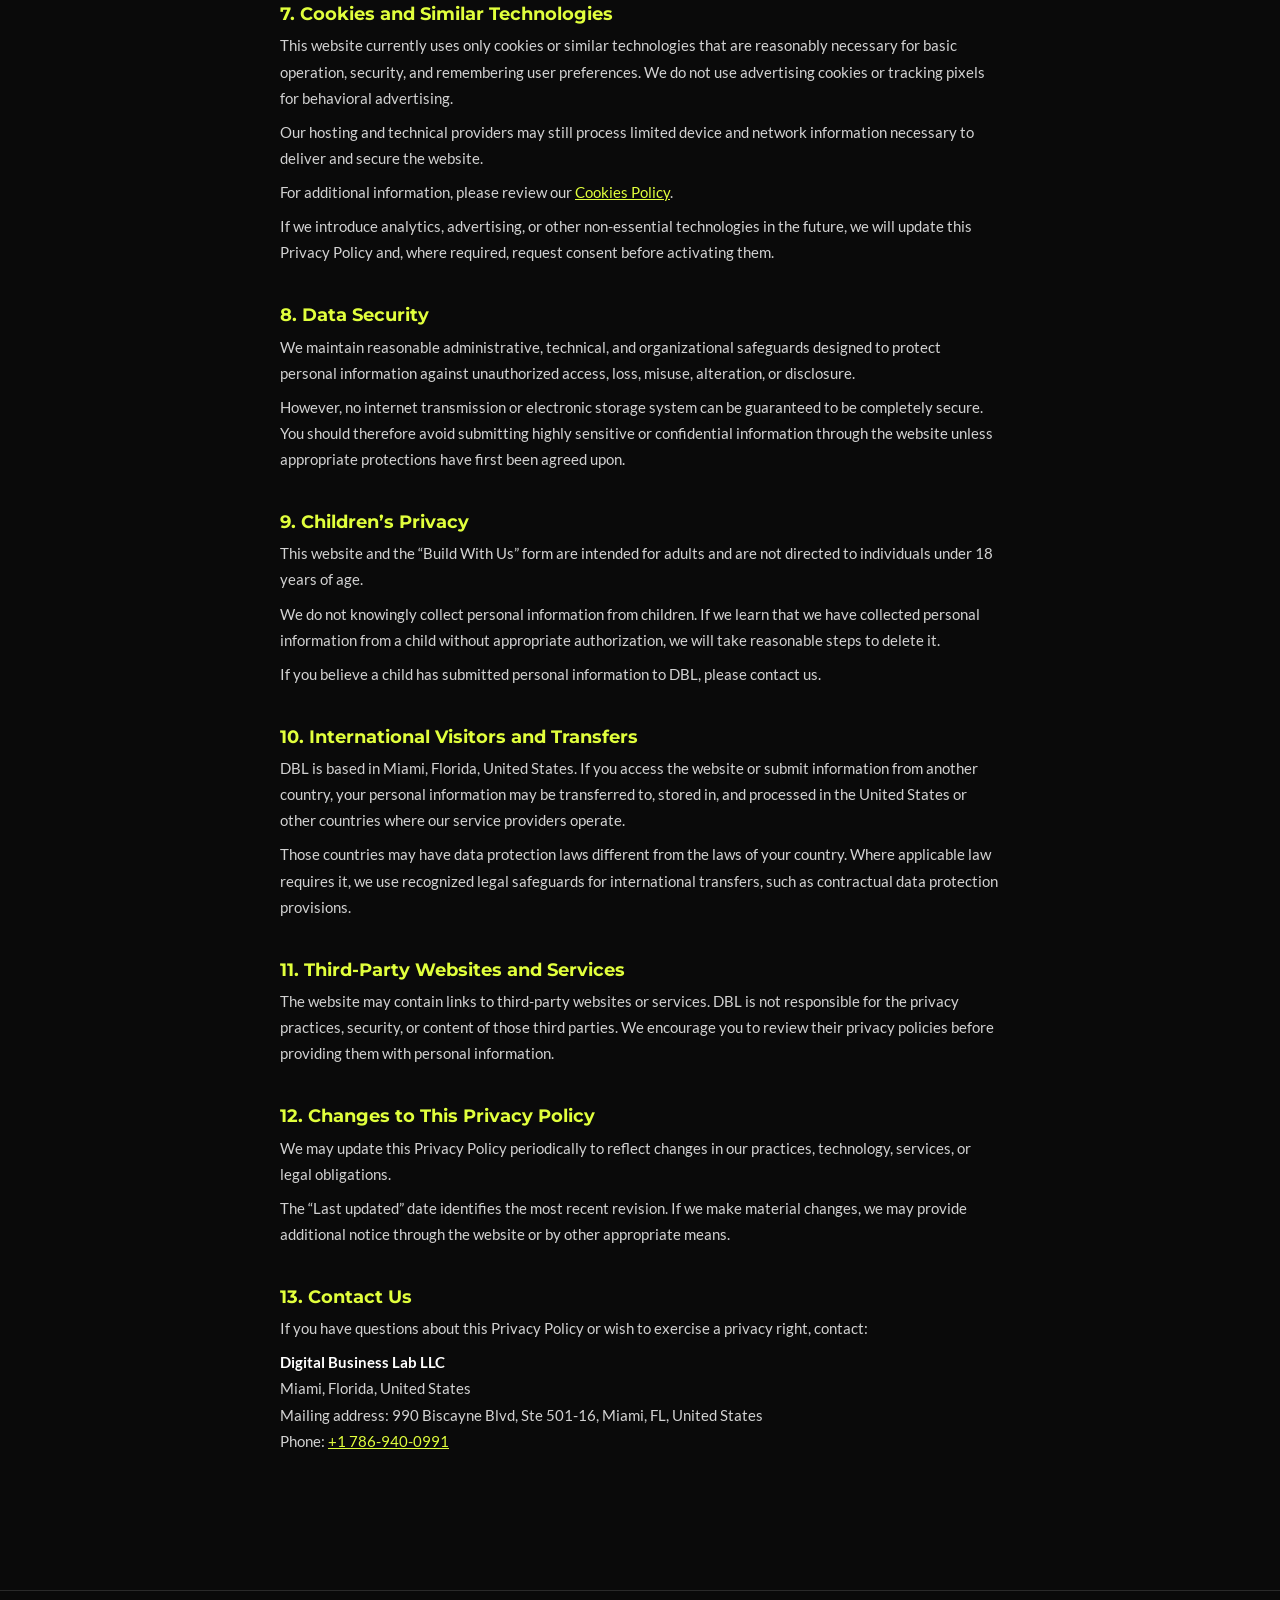
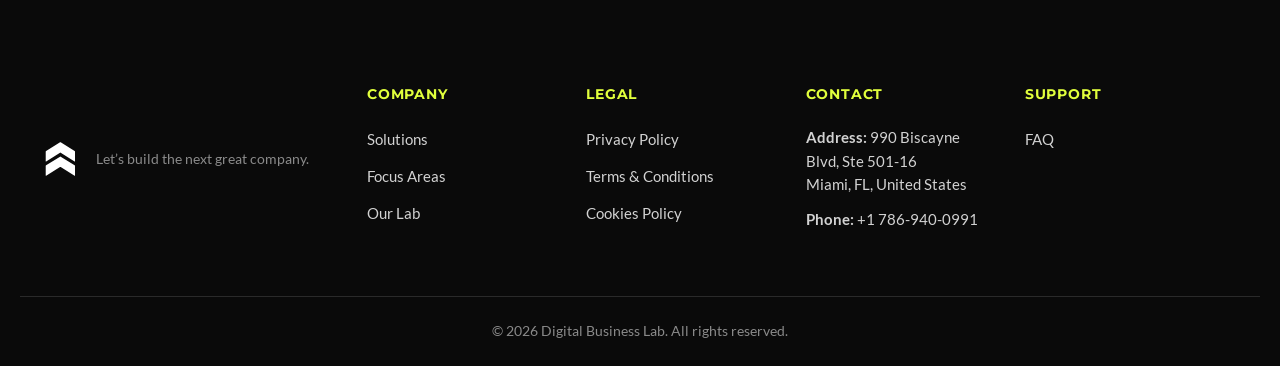
<file: privacy-policy.html>
<!DOCTYPE html>
<html lang="en">
<head>
  <meta charset="UTF-8">
  <meta name="viewport" content="width=device-width, initial-scale=1.0">
  <title>Privacy Policy | Digital Business Lab</title>
  <meta name="description" content="Privacy Policy for Digital Business Lab (DBL).">
  <meta name="theme-color" content="#000000">

  <meta http-equiv="X-Content-Type-Options" content="nosniff">
  <meta name="referrer" content="strict-origin-when-cross-origin">

  <link rel="icon" href="data:image/svg+xml,%3Csvg xmlns='http://www.w3.org/2000/svg' viewBox='0 0 100 100'%3E%3Cpath d='M50 15 L85 40 L70 40 L70 85 L30 85 L30 40 L15 40 Z' fill='%23E1FF3C'/%3E%3C/svg%3E">

  <link rel="stylesheet" href="styles.css">
  <noscript><style>.reveal { opacity: 1 !important; transform: none !important; }</style></noscript>
</head>
<body>

  <a class="skip-link" href="index.html#main">Skip to content</a>

  <!-- ============ NAVBAR ============ -->
  <header class="navbar" id="navbar">
    <div class="container navbar__inner">
      <a href="index.html#home" class="navbar__logo" aria-label="Digital Business Lab — Home">
        <svg viewBox="0 0 1116.49 452.19" class="navbar__logo-svg" role="img" aria-hidden="true">
          <path class="cls-1" d="M351.43,157,226.06,78.39a5.48,5.48,0,0,0-5.81,0L94.79,157a7.32,7.32,0,0,0-3.5,6.2v85.46a2.48,2.48,0,0,0,3.83,2L220.21,172.2a5.48,5.48,0,0,1,5.81,0l125.09,78.44a2.48,2.48,0,0,0,3.83-2V163.2A7.33,7.33,0,0,0,351.43,157Z"/><path class="cls-2" d="M351.43,286.27,226.06,207.65a5.53,5.53,0,0,0-5.81,0L94.79,286.27a7.32,7.32,0,0,0-3.5,6.2v85.46a2.48,2.48,0,0,0,3.83,2l125.09-78.43a5.48,5.48,0,0,1,5.81,0L351.11,379.9a2.48,2.48,0,0,0,3.83-2V292.47A7.33,7.33,0,0,0,351.43,286.27Z"/><path class="cls-1" d="M555.32,91Q527.43,77,490.9,77H389V301.37H490.9q36.54,0,64.42-13.94t43.58-39.1q15.71-25.15,15.7-59.13,0-34.29-15.7-59.28T555.32,91Zm-2.41,135.08a61.57,61.57,0,0,1-25.63,24.19q-16.51,8.5-38.94,8.49H440.91V119.66h47.43q22.43,0,38.94,8.49a62,62,0,0,1,25.63,24q9.14,15.54,9.14,37Q562.05,210.35,552.91,226.06Z"/><path class="cls-1" d="M810.09,186.8q-3-1.25-6.06-2.26A56.11,56.11,0,0,0,824.83,166q8.65-13,8.65-30.61,0-26.27-21.31-42.3T748.56,77H639V301.37H755q44.22,0,67-16.19t22.75-45q0-19.54-9.13-33T810.09,186.8Zm-67.94-70.66q18.9,0,29,6.57t10.1,19.7q0,13.47-10.1,20t-29,6.57h-51.6V116.14ZM781.73,255.7q-10.43,6.57-30.61,6.57H690.55V206.83h60.57q20.19,0,30.61,6.89t10.41,21Q792.14,249.13,781.73,255.7Z"/><polygon class="cls-1" points="921.29 259.06 921.29 77.04 869.38 77.04 869.38 301.37 1033.78 301.37 1033.78 259.06 921.29 259.06"/><path class="cls-2" d="M423.69,335.87A29.67,29.67,0,0,0,410.25,333H389v46.8h21.26a29.67,29.67,0,0,0,13.44-2.91,22.13,22.13,0,0,0,9.09-8.15,24.91,24.91,0,0,0,0-24.71A22.2,22.2,0,0,0,423.69,335.87Zm-.5,28.18a12.91,12.91,0,0,1-5.35,5.05,17.55,17.55,0,0,1-8.12,1.77h-9.9v-29h9.9a17.55,17.55,0,0,1,8.12,1.78,12.94,12.94,0,0,1,5.35,5,16.57,16.57,0,0,1,0,15.41Z"/><path class="cls-2" d="M450.3,328.72a6.88,6.88,0,0,0-4.68-1.57,6.58,6.58,0,0,0-4.68,1.67,5.65,5.65,0,0,0,0,8.29,6.62,6.62,0,0,0,4.68,1.67,6.49,6.49,0,0,0,4.71-1.71,5.71,5.71,0,0,0,1.77-4.31A5.12,5.12,0,0,0,450.3,328.72Z"/><rect class="cls-2" x="440.4" y="343.79" width="10.43" height="35.97"/><path class="cls-2" d="M484.66,348.35a12.24,12.24,0,0,0-3.88-3.25,16.85,16.85,0,0,0-8-1.84,19.05,19.05,0,0,0-9.06,2.14,16.7,16.7,0,0,0-6.49,6.05,17.3,17.3,0,0,0,6.49,24.4,18.84,18.84,0,0,0,9.06,2.17,16.63,16.63,0,0,0,8-1.87,12.07,12.07,0,0,0,3.34-2.65v1.58q0,4.88-2.5,7.35c-1.68,1.65-4.36,2.48-8.06,2.48a22.88,22.88,0,0,1-6.92-1.11,16.82,16.82,0,0,1-5.78-3l-4.15,7.49a21.41,21.41,0,0,0,7.86,3.71,38.57,38.57,0,0,0,9.79,1.23q9.76,0,15-4.74t5.21-14.78V343.79h-9.89Zm-1.61,16.9a8.09,8.09,0,0,1-3.34,3.11,11.37,11.37,0,0,1-9.76,0,8.38,8.38,0,0,1-3.38-3.11,9.33,9.33,0,0,1,0-9.26,8.5,8.5,0,0,1,3.38-3.07,11.37,11.37,0,0,1,9.76,0,8.2,8.2,0,0,1,3.34,3.07,9.46,9.46,0,0,1,0,9.26Z"/><rect class="cls-2" x="501.17" y="343.79" width="10.43" height="35.97"/><path class="cls-2" d="M511.06,328.72a6.85,6.85,0,0,0-4.68-1.57,6.57,6.57,0,0,0-4.67,1.67,5.65,5.65,0,0,0,0,8.29,6.61,6.61,0,0,0,4.67,1.67,6.5,6.5,0,0,0,4.72-1.71,5.71,5.71,0,0,0,1.77-4.31A5.09,5.09,0,0,0,511.06,328.72Z"/><path class="cls-2" d="M534.4,372a4.37,4.37,0,0,1-3.28-1.23,4.85,4.85,0,0,1-1.2-3.51V352.62h9v-8h-9v-8.76H519.49v8.76h-5.55v8h5.55v14.77q0,6.42,3.54,9.66t9.9,3.24a19.2,19.2,0,0,0,4.64-.56,11.5,11.5,0,0,0,3.85-1.71l-2.81-7.35A6.72,6.72,0,0,1,534.4,372Z"/><path class="cls-2" d="M571.5,347.14q-4.54-3.88-12.77-3.88a31.59,31.59,0,0,0-8.42,1.14,22.35,22.35,0,0,0-7.09,3.2l3.74,7.29a15.13,15.13,0,0,1,4.72-2.44,18.19,18.19,0,0,1,5.65-.9c2.8,0,4.89.62,6.25,1.87a6.73,6.73,0,0,1,2,5.21h-8.29a24,24,0,0,0-8.89,1.38,10.29,10.29,0,0,0-5,3.77,10.13,10.13,0,0,0-1.57,5.62,10,10,0,0,0,1.61,5.55,11,11,0,0,0,4.61,3.91,16.61,16.61,0,0,0,7.22,1.43,15,15,0,0,0,7.76-1.8,9.14,9.14,0,0,0,3.2-3.22v4.49H576V359.24Q576,351,571.5,347.14ZM562.61,372a9,9,0,0,1-4.68,1.24,7,7,0,0,1-4.31-1.17,3.75,3.75,0,0,1-1.57-3.18,3.82,3.82,0,0,1,1.37-3q1.37-1.2,5-1.2h7.16v3.67A7.14,7.14,0,0,1,562.61,372Z"/><rect class="cls-2" x="582.4" y="330.15" width="10.43" height="49.6"/><path class="cls-2" d="M651.72,355.86c-.41-.17-.84-.33-1.27-.47a11.75,11.75,0,0,0,4.35-3.88,11.24,11.24,0,0,0,1.8-6.38,10.5,10.5,0,0,0-4.44-8.82Q647.71,333,638.88,333H616v46.8h24.2q9.22,0,14-3.38a10.87,10.87,0,0,0,4.75-9.39,11.88,11.88,0,0,0-1.91-6.88A11.67,11.67,0,0,0,651.72,355.86Zm-14.17-14.74a11.15,11.15,0,0,1,6.05,1.37,4.57,4.57,0,0,1,2.1,4.11,4.65,4.65,0,0,1-2.1,4.18,11.15,11.15,0,0,1-6.05,1.37H626.78v-11Zm8.25,29.11a12,12,0,0,1-6.38,1.37H626.78V360h12.64a11.59,11.59,0,0,1,6.38,1.44,4.87,4.87,0,0,1,2.18,4.37A4.79,4.79,0,0,1,645.8,370.23Z"/><path class="cls-2" d="M689.16,361.58a12.29,12.29,0,0,1-1.07,5.44,7.2,7.2,0,0,1-2.94,3.21,8.72,8.72,0,0,1-4.28,1,6.86,6.86,0,0,1-5.38-2.11q-1.9-2.1-1.91-6.58V343.79H663.15v20.33a19,19,0,0,0,1.94,9.12,12.28,12.28,0,0,0,5.45,5.32,17.74,17.74,0,0,0,8,1.73,15.78,15.78,0,0,0,7.65-1.9,12.05,12.05,0,0,0,3.51-2.86v4.23h9.9v-36H689.16Z"/><path class="cls-2" d="M731,360.87a16.86,16.86,0,0,0-4.24-1.7,38.87,38.87,0,0,0-4.65-.9c-1.54-.2-3-.44-4.24-.71a10.6,10.6,0,0,1-3.11-1.06,2.18,2.18,0,0,1-1.17-2,2.76,2.76,0,0,1,1.6-2.41,10.56,10.56,0,0,1,5.08-.93,24.26,24.26,0,0,1,5.12.57,17.54,17.54,0,0,1,5.25,2.1l3.47-7.42a20.55,20.55,0,0,0-6.35-2.34,36.64,36.64,0,0,0-7.49-.8,24,24,0,0,0-9,1.5,13.13,13.13,0,0,0-5.72,4.11,9.69,9.69,0,0,0-2,6,9.58,9.58,0,0,0,1.17,5,8.66,8.66,0,0,0,3.11,3.08,15.32,15.32,0,0,0,4.27,1.7c1.56.38,3.11.68,4.65.91s3,.44,4.25.67a10.23,10.23,0,0,1,3.1,1,2.06,2.06,0,0,1,1.17,1.91,2.67,2.67,0,0,1-1.5,2.41,10.88,10.88,0,0,1-5.11.87,24.28,24.28,0,0,1-6.66-1,22.89,22.89,0,0,1-5.84-2.51l-3.48,7.49a21.93,21.93,0,0,0,6.72,2.77,34.86,34.86,0,0,0,8.86,1.1,25.41,25.41,0,0,0,9.19-1.47,13.18,13.18,0,0,0,5.78-4,9.36,9.36,0,0,0,2-5.92,9.22,9.22,0,0,0-1.21-5A9,9,0,0,0,731,360.87Z"/><path class="cls-2" d="M748.52,328.72a6.85,6.85,0,0,0-4.68-1.57,6.61,6.61,0,0,0-4.68,1.67,5.67,5.67,0,0,0,0,8.29,6.66,6.66,0,0,0,4.68,1.67,6.53,6.53,0,0,0,4.72-1.71,5.71,5.71,0,0,0,1.77-4.31A5.09,5.09,0,0,0,748.52,328.72Z"/><rect class="cls-2" x="738.63" y="343.79" width="10.43" height="35.97"/><path class="cls-2" d="M785.19,345a16.81,16.81,0,0,0-7.65-1.7,17,17,0,0,0-8.23,1.94,13.16,13.16,0,0,0-3.67,2.88v-4.29h-10v36H766.1V362a11.84,11.84,0,0,1,1.11-5.48,7.16,7.16,0,0,1,3.07-3.18,9.45,9.45,0,0,1,4.45-1,6.93,6.93,0,0,1,5.38,2.08q1.9,2.07,1.9,6.41v19h10.43V359.17a18.51,18.51,0,0,0-1.93-9A12.45,12.45,0,0,0,785.19,345Z"/><path class="cls-2" d="M825.1,345.5a21.46,21.46,0,0,0-19.35.13,17.85,17.85,0,0,0-6.86,6.55,18.32,18.32,0,0,0-2.5,9.6,17.5,17.5,0,0,0,9.72,16.11,25.53,25.53,0,0,0,19.43.9,16.17,16.17,0,0,0,6.21-4.31l-5.55-6a12.32,12.32,0,0,1-4,2.61,13.56,13.56,0,0,1-5.05.87,12.47,12.47,0,0,1-5.58-1.17,8.49,8.49,0,0,1-3.68-3.41,9.48,9.48,0,0,1-1-2.64h27.2c0-.45.09-.93.14-1.44s.06-1,.06-1.37a19.23,19.23,0,0,0-2.47-10A16.73,16.73,0,0,0,825.1,345.5Zm-14.17,6.82a9.3,9.3,0,0,1,4.71-1.17,9.13,9.13,0,0,1,4.68,1.17,8.29,8.29,0,0,1,3.14,3.24,9,9,0,0,1,1,3.07H806.76a9.29,9.29,0,0,1,1-3A8.2,8.2,0,0,1,810.93,352.32Z"/><path class="cls-2" d="M866.05,363.88a9,9,0,0,0-3.11-3,16.93,16.93,0,0,0-4.25-1.7,38.71,38.71,0,0,0-4.64-.9c-1.54-.2-3-.44-4.25-.71a10.71,10.71,0,0,1-3.11-1.06,2.18,2.18,0,0,1-1.17-2,2.77,2.77,0,0,1,1.61-2.41,10.53,10.53,0,0,1,5.08-.93,24.17,24.17,0,0,1,5.11.57,17.54,17.54,0,0,1,5.25,2.1l3.48-7.42a20.65,20.65,0,0,0-6.35-2.34,36.64,36.64,0,0,0-7.49-.8,24.07,24.07,0,0,0-9,1.5,13.19,13.19,0,0,0-5.72,4.11,9.75,9.75,0,0,0-2,6,9.58,9.58,0,0,0,1.17,5,8.74,8.74,0,0,0,3.11,3.08,15.38,15.38,0,0,0,4.28,1.7c1.56.38,3.11.68,4.65.91s3,.44,4.24.67a10.3,10.3,0,0,1,3.11,1,2.06,2.06,0,0,1,1.17,1.91,2.67,2.67,0,0,1-1.5,2.41,10.93,10.93,0,0,1-5.12.87,24.27,24.27,0,0,1-6.65-1,23.12,23.12,0,0,1-5.85-2.51l-3.48,7.49a21.93,21.93,0,0,0,6.72,2.77,34.92,34.92,0,0,0,8.86,1.1,25.41,25.41,0,0,0,9.19-1.47,13.16,13.16,0,0,0,5.79-4,9.41,9.41,0,0,0,2-5.92A9.23,9.23,0,0,0,866.05,363.88Z"/><path class="cls-2" d="M895.36,360.87a16.86,16.86,0,0,0-4.24-1.7,38.87,38.87,0,0,0-4.65-.9c-1.54-.2-3-.44-4.24-.71a10.6,10.6,0,0,1-3.11-1.06,2.18,2.18,0,0,1-1.17-2,2.76,2.76,0,0,1,1.6-2.41,10.53,10.53,0,0,1,5.08-.93,24.26,24.26,0,0,1,5.12.57,17.39,17.39,0,0,1,5.24,2.1l3.48-7.42a20.55,20.55,0,0,0-6.35-2.34,36.64,36.64,0,0,0-7.49-.8,24.11,24.11,0,0,0-9,1.5,13.15,13.15,0,0,0-5.71,4.11,9.69,9.69,0,0,0-2,6,9.58,9.58,0,0,0,1.17,5,8.71,8.71,0,0,0,3.1,3.08,15.5,15.5,0,0,0,4.28,1.7c1.56.38,3.11.68,4.65.91s2.95.44,4.24.67a10.21,10.21,0,0,1,3.11,1,2.06,2.06,0,0,1,1.17,1.91,2.67,2.67,0,0,1-1.5,2.41,10.9,10.9,0,0,1-5.12.87,24.27,24.27,0,0,1-6.65-1,23.12,23.12,0,0,1-5.85-2.51l-3.47,7.49a21.82,21.82,0,0,0,6.72,2.77,34.84,34.84,0,0,0,8.85,1.1,25.46,25.46,0,0,0,9.2-1.47,13.18,13.18,0,0,0,5.78-4,9.35,9.35,0,0,0,2-5.92,9.23,9.23,0,0,0-1.2-5A9,9,0,0,0,895.36,360.87Z"/><polygon class="cls-2" points="930.42 332.96 919.6 332.96 919.6 379.76 953.89 379.76 953.89 370.94 930.42 370.94 930.42 332.96"/><path class="cls-2" d="M983.71,347.14q-4.56-3.88-12.77-3.88a31.67,31.67,0,0,0-8.43,1.14,22.39,22.39,0,0,0-7.08,3.2l3.74,7.29a15,15,0,0,1,4.71-2.44,18.24,18.24,0,0,1,5.65-.9q4.22,0,6.25,1.87a6.73,6.73,0,0,1,2,5.21h-8.29a24,24,0,0,0-8.89,1.38,10.31,10.31,0,0,0-5,3.77,10.63,10.63,0,0,0,0,11.17,11,11,0,0,0,4.62,3.91,16.57,16.57,0,0,0,7.22,1.43,14.92,14.92,0,0,0,7.75-1.8,9.08,9.08,0,0,0,3.21-3.22v4.49h9.76V359.24Q988.25,351,983.71,347.14Zm-8.9,24.9a9,9,0,0,1-4.68,1.24,7.09,7.09,0,0,1-4.31-1.17,3.77,3.77,0,0,1-1.57-3.18,3.85,3.85,0,0,1,1.37-3q1.38-1.2,5-1.2h7.15v3.67A7,7,0,0,1,974.81,372Z"/><path class="cls-2" d="M1031.4,352a16.82,16.82,0,0,0-6.41-6.42,18.38,18.38,0,0,0-9.13-2.27,15.44,15.44,0,0,0-8,2,12.06,12.06,0,0,0-2.88,2.36V330.15H994.6v49.61h10v-4.17a12,12,0,0,0,3.15,2.7,15.76,15.76,0,0,0,8.15,2A18.08,18.08,0,0,0,1025,378a17,17,0,0,0,6.41-6.45,21.35,21.35,0,0,0,0-19.59ZM1022,367.09a8.73,8.73,0,0,1-7.92,4.65,9.07,9.07,0,0,1-4.68-1.21,8.44,8.44,0,0,1-3.28-3.44,12.44,12.44,0,0,1,0-10.66,8.55,8.55,0,0,1,3.28-3.41,9.16,9.16,0,0,1,4.68-1.2,8.74,8.74,0,0,1,7.92,4.61,12.16,12.16,0,0,1,0,10.66Z"/>
        </svg>
      </a>

      <nav class="navbar__nav" id="primary-nav" aria-label="Primary">
        <ul class="navbar__links">
          <li><a href="index.html#solutions">Solutions</a></li>
          <li><a href="index.html#focus-areas">Focus Areas</a></li>
          <li><a href="index.html#about">Our Lab</a></li>
        </ul>
        <a href="index.html#build-with-us" class="btn btn--primary navbar__cta">Share Your Idea</a>
      </nav>

      <div class="lang-switch" aria-label="Language">
        <a href="privacy-policy.html" class="lang-switch__link is-active">EN</a>
        <span class="lang-switch__sep" aria-hidden="true">|</span>
        <a href="es/privacy-policy.html" class="lang-switch__link">ES</a>
      </div>

      <button class="navbar__toggle" id="navToggle" aria-expanded="false" aria-controls="primary-nav" aria-label="Toggle navigation menu">
        <span></span><span></span><span></span>
      </button>
    </div>
  </header>

  <main id="main">
    <section class="section section--alt" id="privacy-policy">
      <div class="container legal">
        <p class="eyebrow eyebrow--center">Legal</p>
        <h2 class="section__title reveal">Privacy Policy</h2>
        <p class="legal__updated">Last updated: September 2026</p>

        <div class="legal__body">
          <p>Digital Business Lab LLC (&ldquo;DBL,&rdquo; &ldquo;we,&rdquo; &ldquo;us,&rdquo; or &ldquo;our&rdquo;) respects your privacy. This Privacy Policy explains how we collect, use, disclose, retain, and protect personal information obtained through this website and our &ldquo;Build With Us&rdquo; submission form.</p>

          <h3>1. Information We Collect</h3>
          <p><strong>Information you provide.</strong> When you submit the &ldquo;Build With Us&rdquo; form or otherwise contact us, we may collect:</p>
          <ul>
            <li>Your name;</li>
            <li>Email address;</li>
            <li>Phone number, if provided;</li>
            <li>Company or project name, if provided;</li>
            <li>Information about your business idea, project, professional background, or proposed collaboration; and</li>
            <li>Any other information you voluntarily include in your submission or communications with us.</li>
          </ul>
          <p>We do not collect payment information through this website. Please do not submit government identification numbers, financial account information, medical information, passwords, or other highly sensitive personal information through the form.</p>
          <p><strong>Information collected automatically.</strong> When you visit the website, our hosting, security, and technical service providers may automatically receive limited technical information, such as your IP address, browser type, device type, operating system, referring page, pages visited, and the date and time of your visit.</p>

          <h3>2. How We Use Your Information</h3>
          <p>We may use personal information to:</p>
          <ul>
            <li>Review and evaluate your submission;</li>
            <li>Communicate with you about your idea, project, or proposed collaboration;</li>
            <li>Determine whether there may be a potential business relationship with DBL;</li>
            <li>Arrange calls, meetings, or follow-up discussions;</li>
            <li>Operate, maintain, secure, and improve the website;</li>
            <li>Prevent fraud, misuse, or security incidents;</li>
            <li>Comply with applicable legal and regulatory obligations; and</li>
            <li>Establish, exercise, or defend legal claims.</li>
          </ul>
          <p>We do not use submitted information for unrelated marketing purposes unless you have separately agreed to receive such communications.</p>
          <p>Where applicable under European or United Kingdom data protection law, we process personal information based on one or more of the following grounds: taking steps at your request before entering into a contract, our legitimate interests in evaluating and developing potential business relationships, compliance with legal obligations, or your consent when consent is required.</p>

          <h3>3. Confidentiality and Submitted Ideas</h3>
          <p>DBL handles personal information included in submissions in accordance with this Privacy Policy and limits access to persons who reasonably need the information for evaluation or business purposes.</p>
          <p>However, submitting an idea, project, concept, business model, or other material through the website does not, by itself, create a confidential, fiduciary, partnership, investment, advisory, or other legally binding relationship between you and DBL.</p>
          <p>Unless DBL has signed a separate written non-disclosure agreement through an authorized representative before the information is disclosed, your submission will not be considered confidential solely because it was submitted through the website.</p>
          <p>You should not include trade secrets or highly sensitive proprietary information in the initial form. If confidential disclosure is necessary, you may request a non-disclosure agreement before providing those details.</p>
          <p>This Privacy Policy governs the handling of personal information. Ownership, intellectual property rights, evaluation rights, and other conditions applicable to submitted ideas should be addressed separately in DBL&rsquo;s Submission Terms or another written agreement.</p>

          <h3>4. How We Disclose Information</h3>
          <p>We may disclose personal information to:</p>
          <ul>
            <li>Hosting, form-processing, email, cloud-storage, security, and other technology providers that help us operate the website and process submissions;</li>
            <li>Professional advisers, including attorneys, accountants, consultants, or potential transaction advisers, when reasonably necessary and subject to appropriate confidentiality obligations;</li>
            <li>Government authorities, courts, regulators, or other parties when required by law or reasonably necessary to protect DBL&rsquo;s rights, safety, property, or legal interests; and</li>
            <li>A successor or potential successor in connection with a merger, financing, acquisition, restructuring, sale of assets, or similar corporate transaction, subject to appropriate safeguards.</li>
          </ul>
          <p>Service providers are permitted to process personal information only for the services they provide to us and in accordance with applicable contractual and legal obligations.</p>
          <p>DBL does not sell personal information. DBL also does not share personal information for cross-context behavioral advertising, as that term is defined under applicable U.S. state privacy laws.</p>

          <h3>5. Data Retention</h3>
          <p>If a submission does not result in a business relationship, we generally retain the submission and related communications for up to 24 months after our last interaction.</p>
          <p>If a business relationship begins, we may retain relevant information for the duration of that relationship and afterward for the period reasonably necessary to comply with legal, tax, accounting, contractual, and record-keeping obligations or to establish, exercise, or defend legal claims.</p>
          <p>We may retain information for a longer period when required by law, necessary to resolve a dispute, or subject to a valid legal preservation requirement.</p>

          <h3>6. Your Privacy Rights</h3>
          <p>Depending on where you live and subject to applicable law, you may have the right to:</p>
          <ul>
            <li>Request access to your personal information;</li>
            <li>Request correction of inaccurate or incomplete information;</li>
            <li>Request deletion of your personal information;</li>
            <li>Request restriction of or object to certain processing;</li>
            <li>Request a portable copy of certain information;</li>
            <li>Withdraw consent when processing is based on consent; and</li>
            <li>Submit a complaint to an applicable data protection authority.</li>
          </ul>
          <p>These rights are not absolute, and certain legal exceptions may apply.</p>
          <p>To submit a privacy request, contact us using the information provided below. We may need to verify your identity before processing the request.</p>
          <p>DBL will not discriminate against you for exercising a privacy right protected by applicable law.</p>

          <h3>7. Cookies and Similar Technologies</h3>
          <p>This website currently uses only cookies or similar technologies that are reasonably necessary for basic operation, security, and remembering user preferences. We do not use advertising cookies or tracking pixels for behavioral advertising.</p>
          <p>Our hosting and technical providers may still process limited device and network information necessary to deliver and secure the website.</p>
          <p>For additional information, please review our <a href="cookies-policy.html">Cookies Policy</a>.</p>
          <p>If we introduce analytics, advertising, or other non-essential technologies in the future, we will update this Privacy Policy and, where required, request consent before activating them.</p>

          <h3>8. Data Security</h3>
          <p>We maintain reasonable administrative, technical, and organizational safeguards designed to protect personal information against unauthorized access, loss, misuse, alteration, or disclosure.</p>
          <p>However, no internet transmission or electronic storage system can be guaranteed to be completely secure. You should therefore avoid submitting highly sensitive or confidential information through the website unless appropriate protections have first been agreed upon.</p>

          <h3>9. Children&rsquo;s Privacy</h3>
          <p>This website and the &ldquo;Build With Us&rdquo; form are intended for adults and are not directed to individuals under 18 years of age.</p>
          <p>We do not knowingly collect personal information from children. If we learn that we have collected personal information from a child without appropriate authorization, we will take reasonable steps to delete it.</p>
          <p>If you believe a child has submitted personal information to DBL, please contact us.</p>

          <h3>10. International Visitors and Transfers</h3>
          <p>DBL is based in Miami, Florida, United States. If you access the website or submit information from another country, your personal information may be transferred to, stored in, and processed in the United States or other countries where our service providers operate.</p>
          <p>Those countries may have data protection laws different from the laws of your country. Where applicable law requires it, we use recognized legal safeguards for international transfers, such as contractual data protection provisions.</p>

          <h3>11. Third-Party Websites and Services</h3>
          <p>The website may contain links to third-party websites or services. DBL is not responsible for the privacy practices, security, or content of those third parties. We encourage you to review their privacy policies before providing them with personal information.</p>

          <h3>12. Changes to This Privacy Policy</h3>
          <p>We may update this Privacy Policy periodically to reflect changes in our practices, technology, services, or legal obligations.</p>
          <p>The &ldquo;Last updated&rdquo; date identifies the most recent revision. If we make material changes, we may provide additional notice through the website or by other appropriate means.</p>

          <h3>13. Contact Us</h3>
          <p>If you have questions about this Privacy Policy or wish to exercise a privacy right, contact:</p>
          <p><strong>Digital Business Lab LLC</strong><br>
          Miami, Florida, United States<br>
          Mailing address: 990 Biscayne Blvd, Ste 501-16, Miami, FL, United States<br>
          Phone: <a href="https://wa.me/17869400991" target="_blank" rel="noopener">+1 786-940-0991</a></p>
        </div>
      </div>
    </section>
  </main>

  <!-- ============ FOOTER ============ -->
  <footer class="footer">
    <div class="container footer__inner">
      <div class="footer__brand">
        <svg viewBox="0 0 448.15 452.19" class="footer__logo-svg" role="img" aria-label="Digital Business Lab">
          <path class="cls-2" d="M391.45,135.74,234,37a6.91,6.91,0,0,0-7.3,0L69.05,135.74a9.22,9.22,0,0,0-4.41,7.79V250.89a3.12,3.12,0,0,0,4.82,2.48L226.6,154.83a6.91,6.91,0,0,1,7.3,0L391,253.37a3.12,3.12,0,0,0,4.81-2.48V143.53A9.21,9.21,0,0,0,391.45,135.74Z"/>
          <path class="cls-2" d="M391.45,298.13,234,199.37a6.91,6.91,0,0,0-7.3,0L69.05,298.13a9.22,9.22,0,0,0-4.41,7.79V413.28a3.12,3.12,0,0,0,4.82,2.48L226.6,317.22a6.91,6.91,0,0,1,7.3,0L391,415.76a3.12,3.12,0,0,0,4.81-2.48V305.92A9.21,9.21,0,0,0,391.45,298.13Z"/>
        </svg>
        <p class="footer__tagline">Let&rsquo;s build the next great company.</p>
      </div>

      <div class="footer__col">
        <h4>Company</h4>
        <ul>
          <li><a href="index.html#solutions">Solutions</a></li>
          <li><a href="index.html#focus-areas">Focus Areas</a></li>
          <li><a href="index.html#about">Our Lab</a></li>
        </ul>
      </div>

      <div class="footer__col">
        <h4>Legal</h4>
        <ul>
          <li><a href="privacy-policy.html">Privacy Policy</a></li>
          <li><a href="terms-and-conditions.html">Terms &amp; Conditions</a></li>
          <li><a href="cookies-policy.html">Cookies Policy</a></li>
        </ul>
      </div>

      <div class="footer__col">
        <h4>Contact</h4>
        <ul class="footer__contact">
          <li><strong>Address:</strong> 990 Biscayne Blvd, Ste 501-16<br>Miami, FL, United States</li>
          <li><strong>Phone:</strong> <a href="https://wa.me/17869400991" target="_blank" rel="noopener">+1 786-940-0991</a></li>
        </ul>
      </div>

      <div class="footer__col">
        <h4>Support</h4>
        <ul>
          <li><a href="index.html#faq">FAQ</a></li>
        </ul>
      </div>
    </div>

    <div class="container footer__bottom">
      <p>&copy; <span id="year"></span> Digital Business Lab. All rights reserved.</p>
    </div>
  </footer>

  <!-- ============ CHAT PLACEHOLDER ============ -->
  <!-- No live-chat provider connected yet. Once the client sets up a widget
       (e.g. Tawk.to, Crisp), replace this button+popover with the provider's
       embed script and remove the #chatPopover markup and its JS handlers. -->
  <div class="chat-widget">
    <div class="chat-popover" id="chatPopover" role="status" hidden>
      <p><strong>Chat</strong> — Coming soon.</p>
      <p>In the meantime, reach us by phone: <a href="https://wa.me/17869400991" target="_blank" rel="noopener">+1 786-940-0991</a></p>
    </div>
    <button type="button" class="chat-toggle" id="chatToggle" aria-expanded="false" aria-controls="chatPopover" aria-label="Chat with us">
      <svg viewBox="0 0 24 24" fill="none" aria-hidden="true">
        <path d="M4 4h16v12H8l-4 4V4z" fill="var(--color-accent)"/>
      </svg>
    </button>
  </div>

  <!-- ============ COOKIE CONSENT BANNER ============ -->
  <div class="cookie-banner" id="cookieBanner" role="dialog" aria-live="polite" aria-label="Cookie notice" hidden>
    <p>We use only essential cookies to remember your preferences. See our <a href="cookies-policy.html">Cookies Policy</a>.</p>
    <button type="button" class="btn btn--primary" id="cookieAccept">Got it</button>
  </div>

  <script src="script.js"></script>

  <!--
  +------------------------------------------+
  |  CHECKLIST DE SEGURIDAD PARA EL HOSTING   |
  +------------------------------------------+
  [ ] Activar HTTPS con certificado SSL (Let's Encrypt / automático en Vercel)
  [ ] Redirigir todo HTTP → HTTPS (301) (automático en Vercel)
  [ ] Activar HSTS: Strict-Transport-Security: max-age=31536000 (ver vercel.json)
  [ ] Confirmar que los headers de vercel.json se están aplicando (CSP, X-Frame-Options,
      X-Content-Type-Options, Referrer-Policy, Permissions-Policy)
  [ ] Desactivar listado de directorios
  [ ] Habilitar firewall de aplicaciones web (recomendado: Cloudflare free, si se usa
      un dominio propio en frente de Vercel)
  [ ] Configurar backups automáticos (Vercel + GitHub ya versionan el código)
  [ ] Conectar el formulario "Build With Us" a Formspree/EmailJS con rate-limiting
      y validación server-side antes de recibir tráfico real
  [ ] Revisar el contenido de Privacy Policy / Terms & Conditions con un abogado
      antes de publicar el sitio en producción
  -->
</body>
</html>
</file>
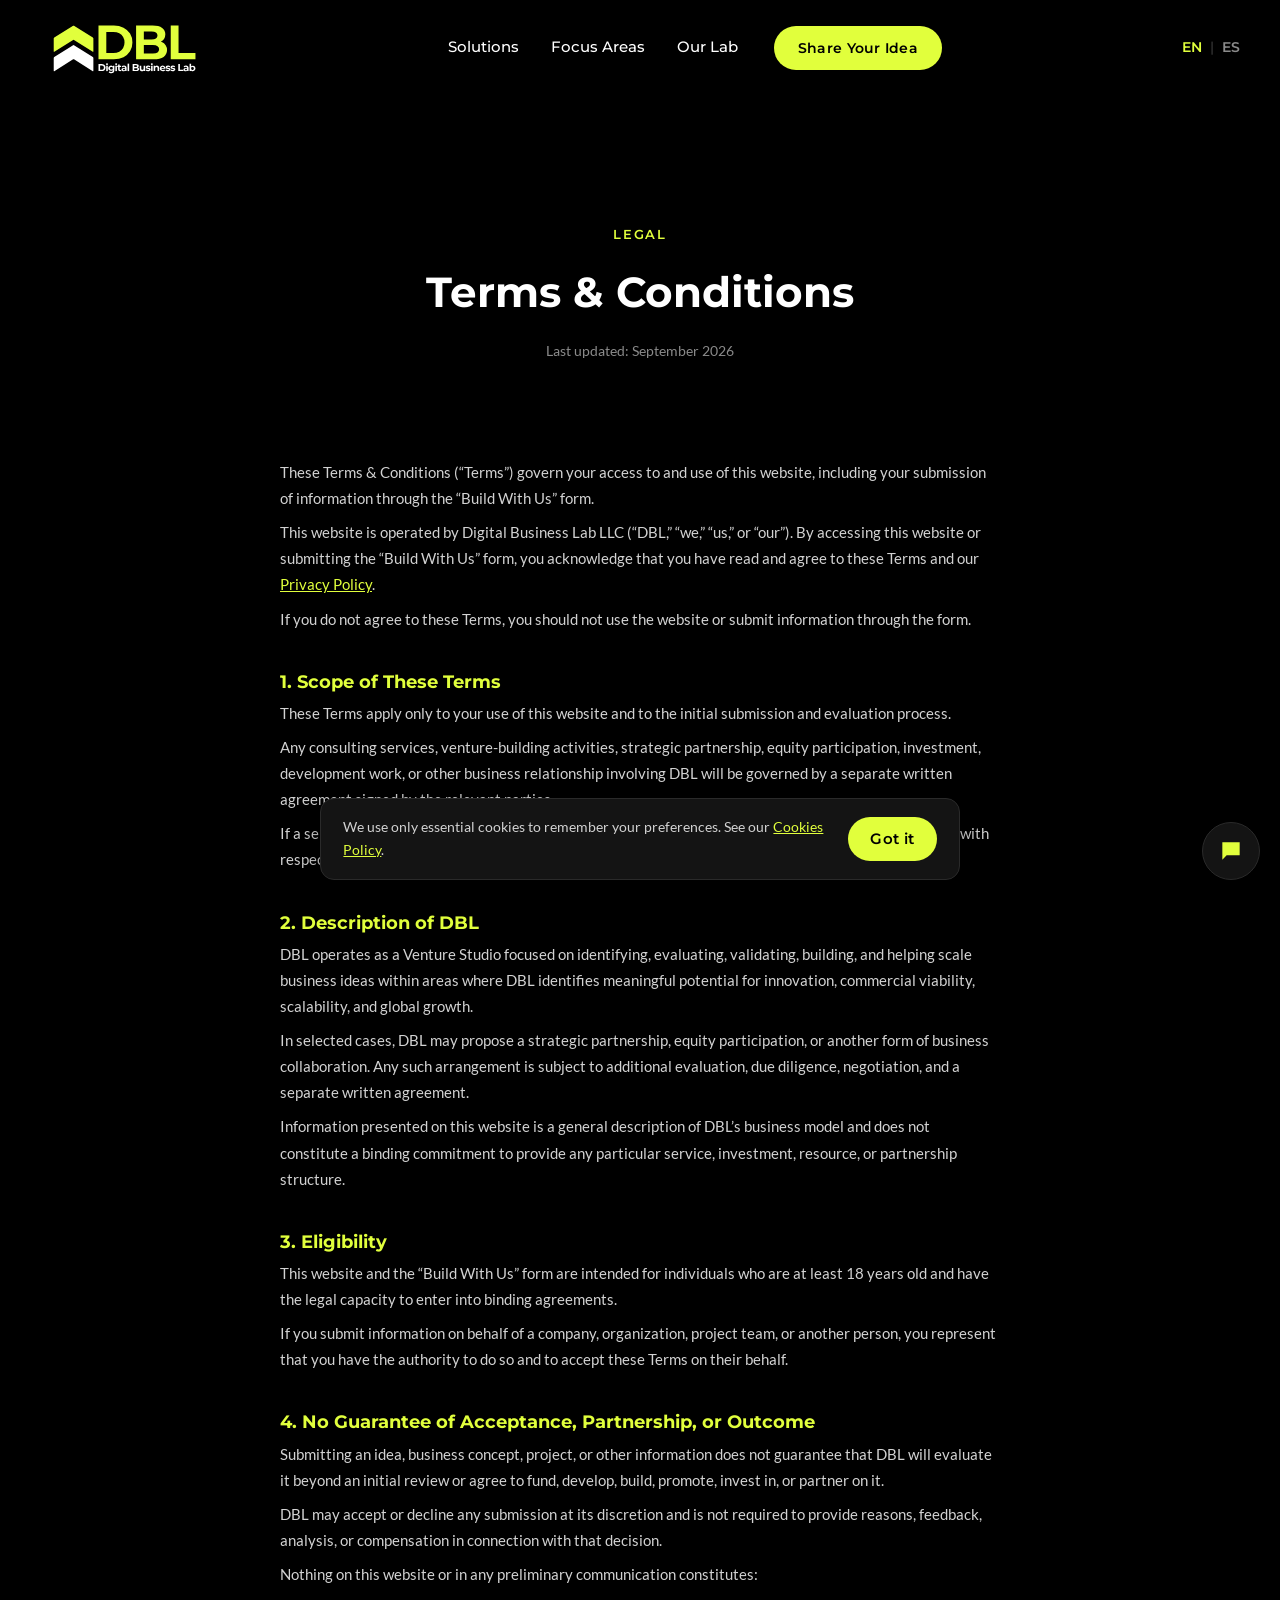
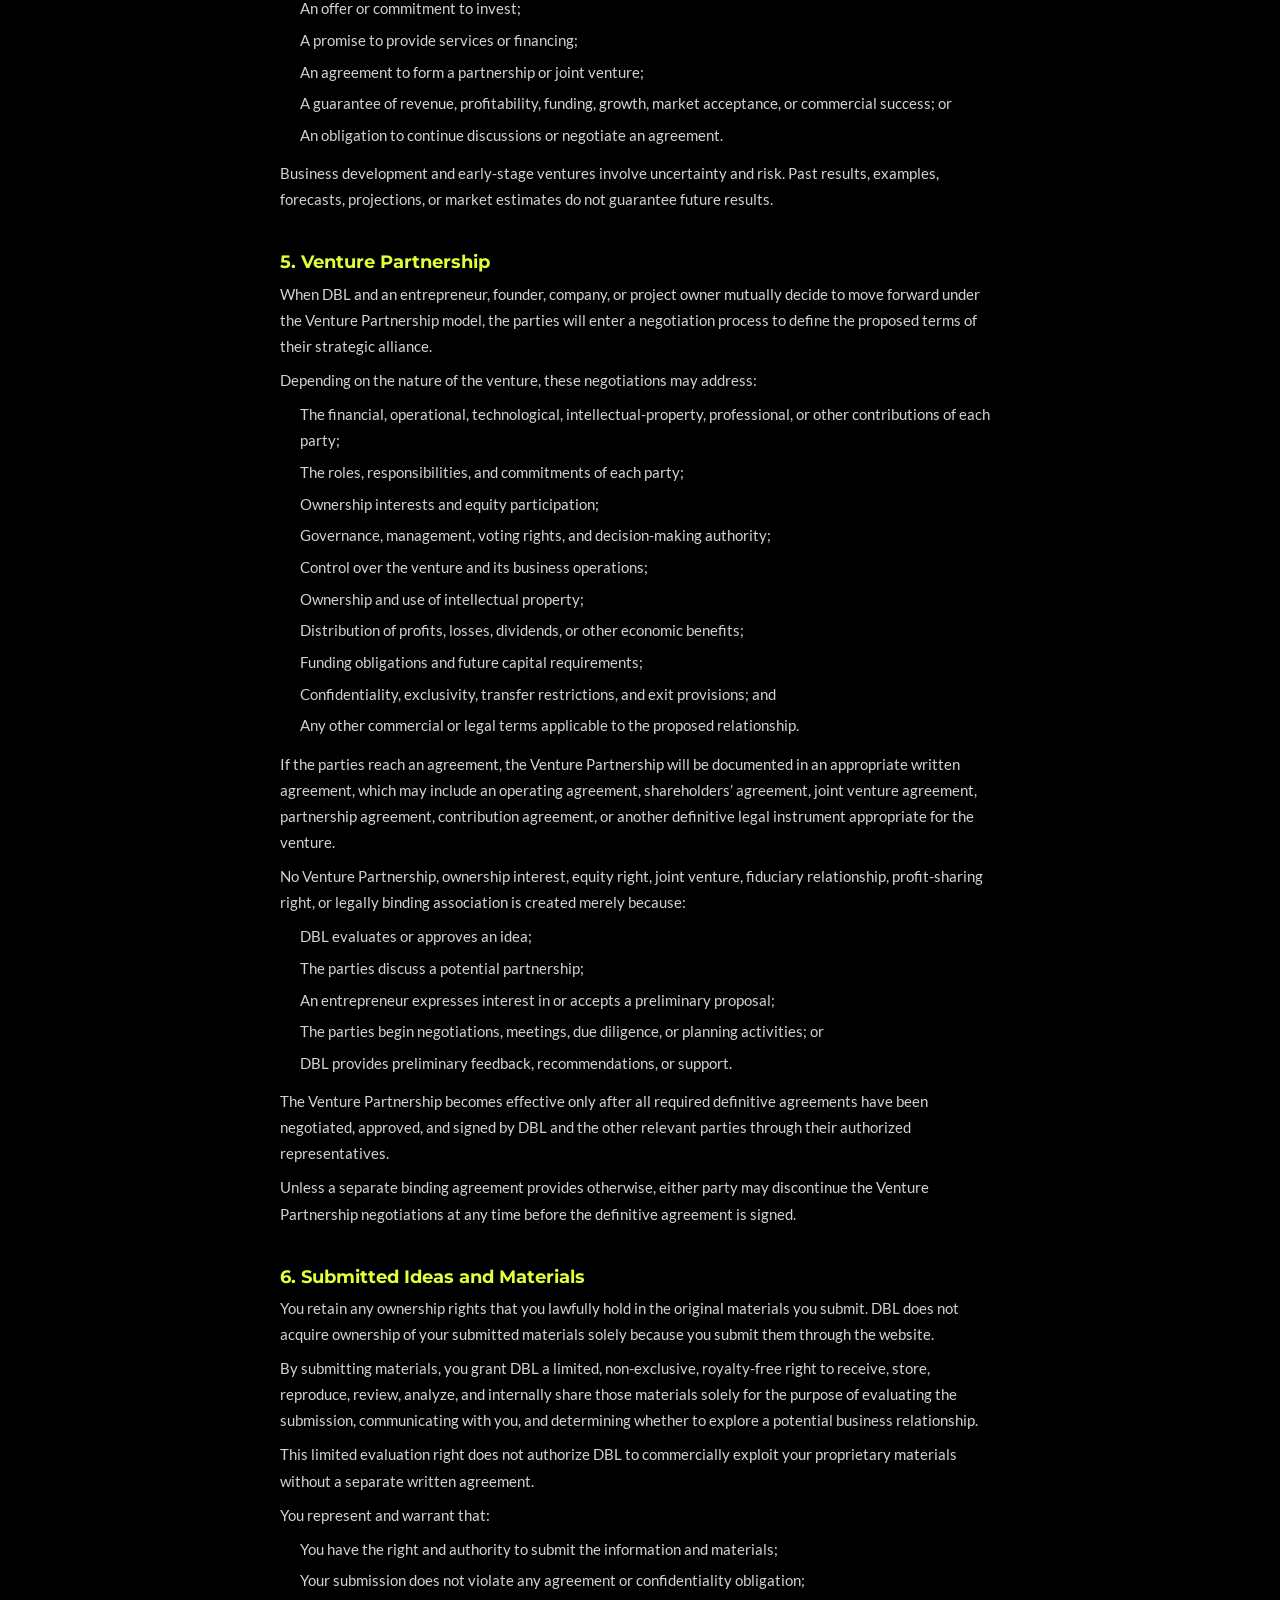
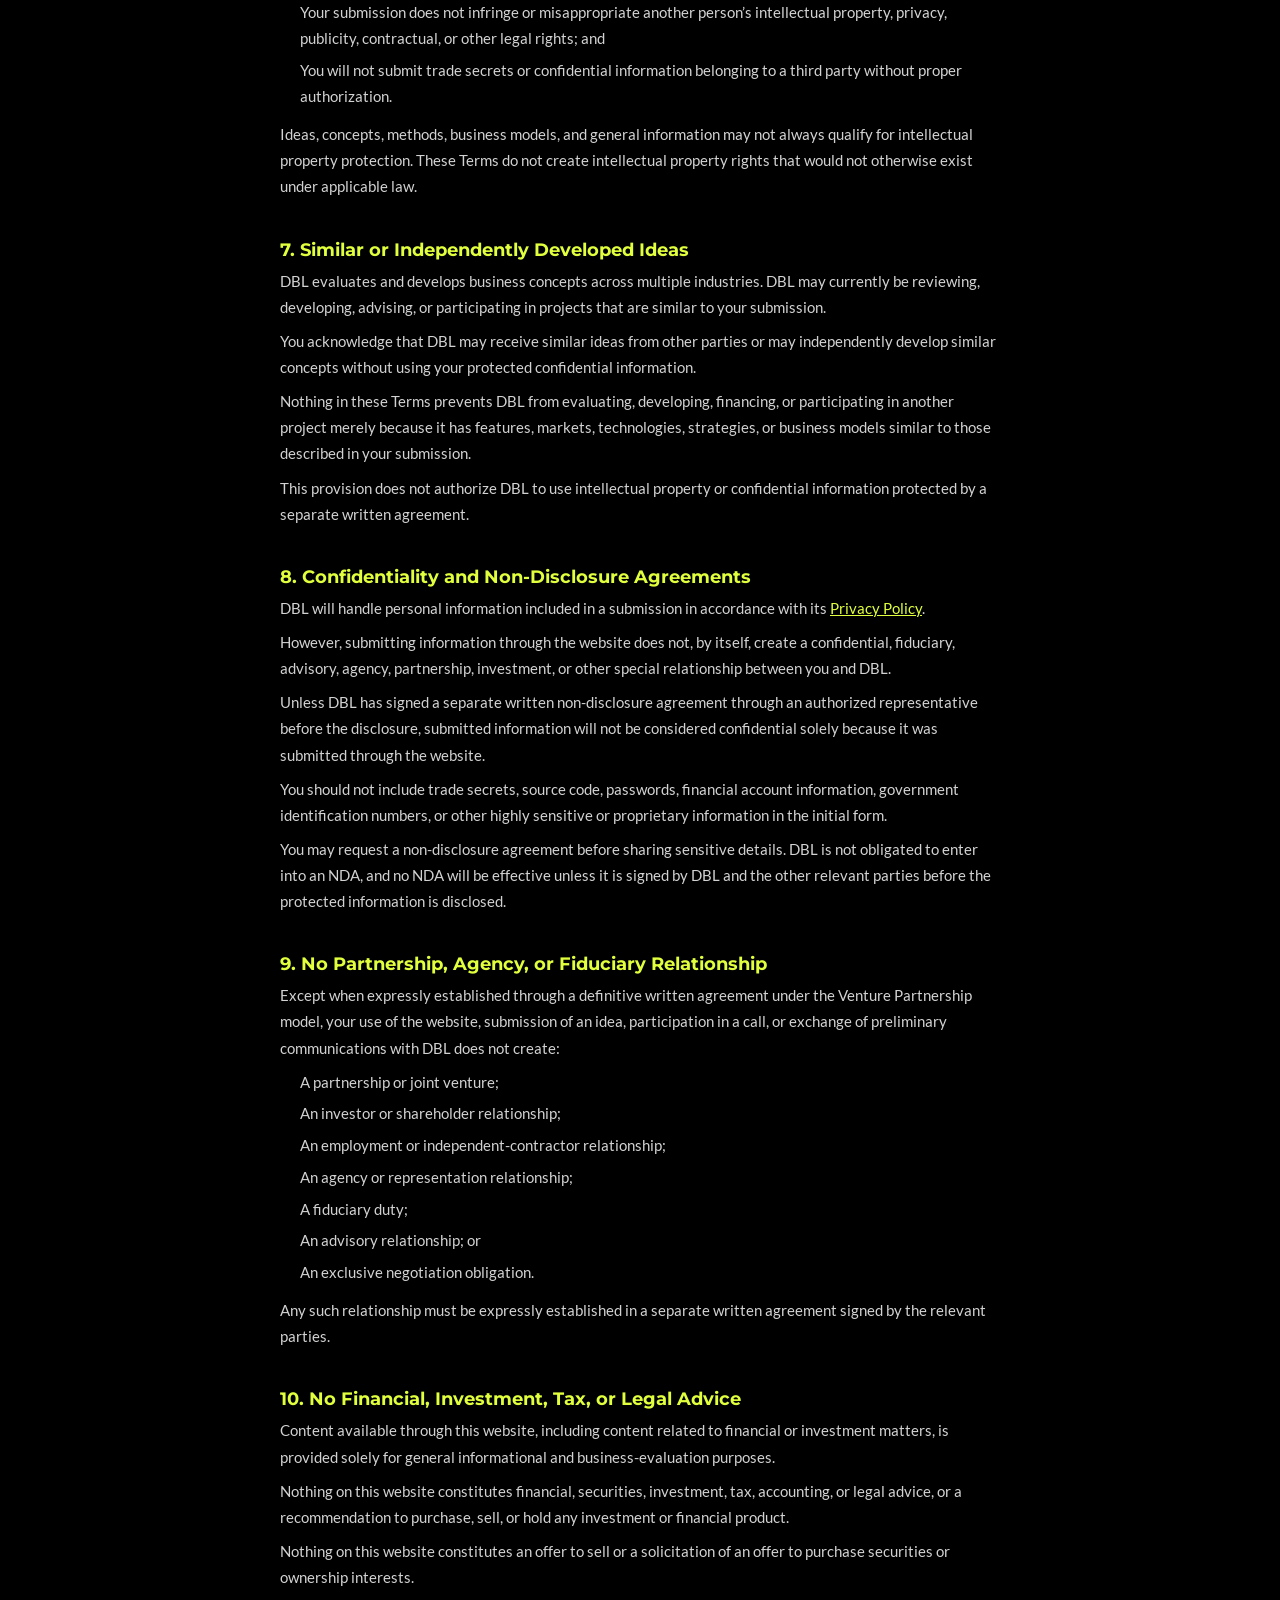
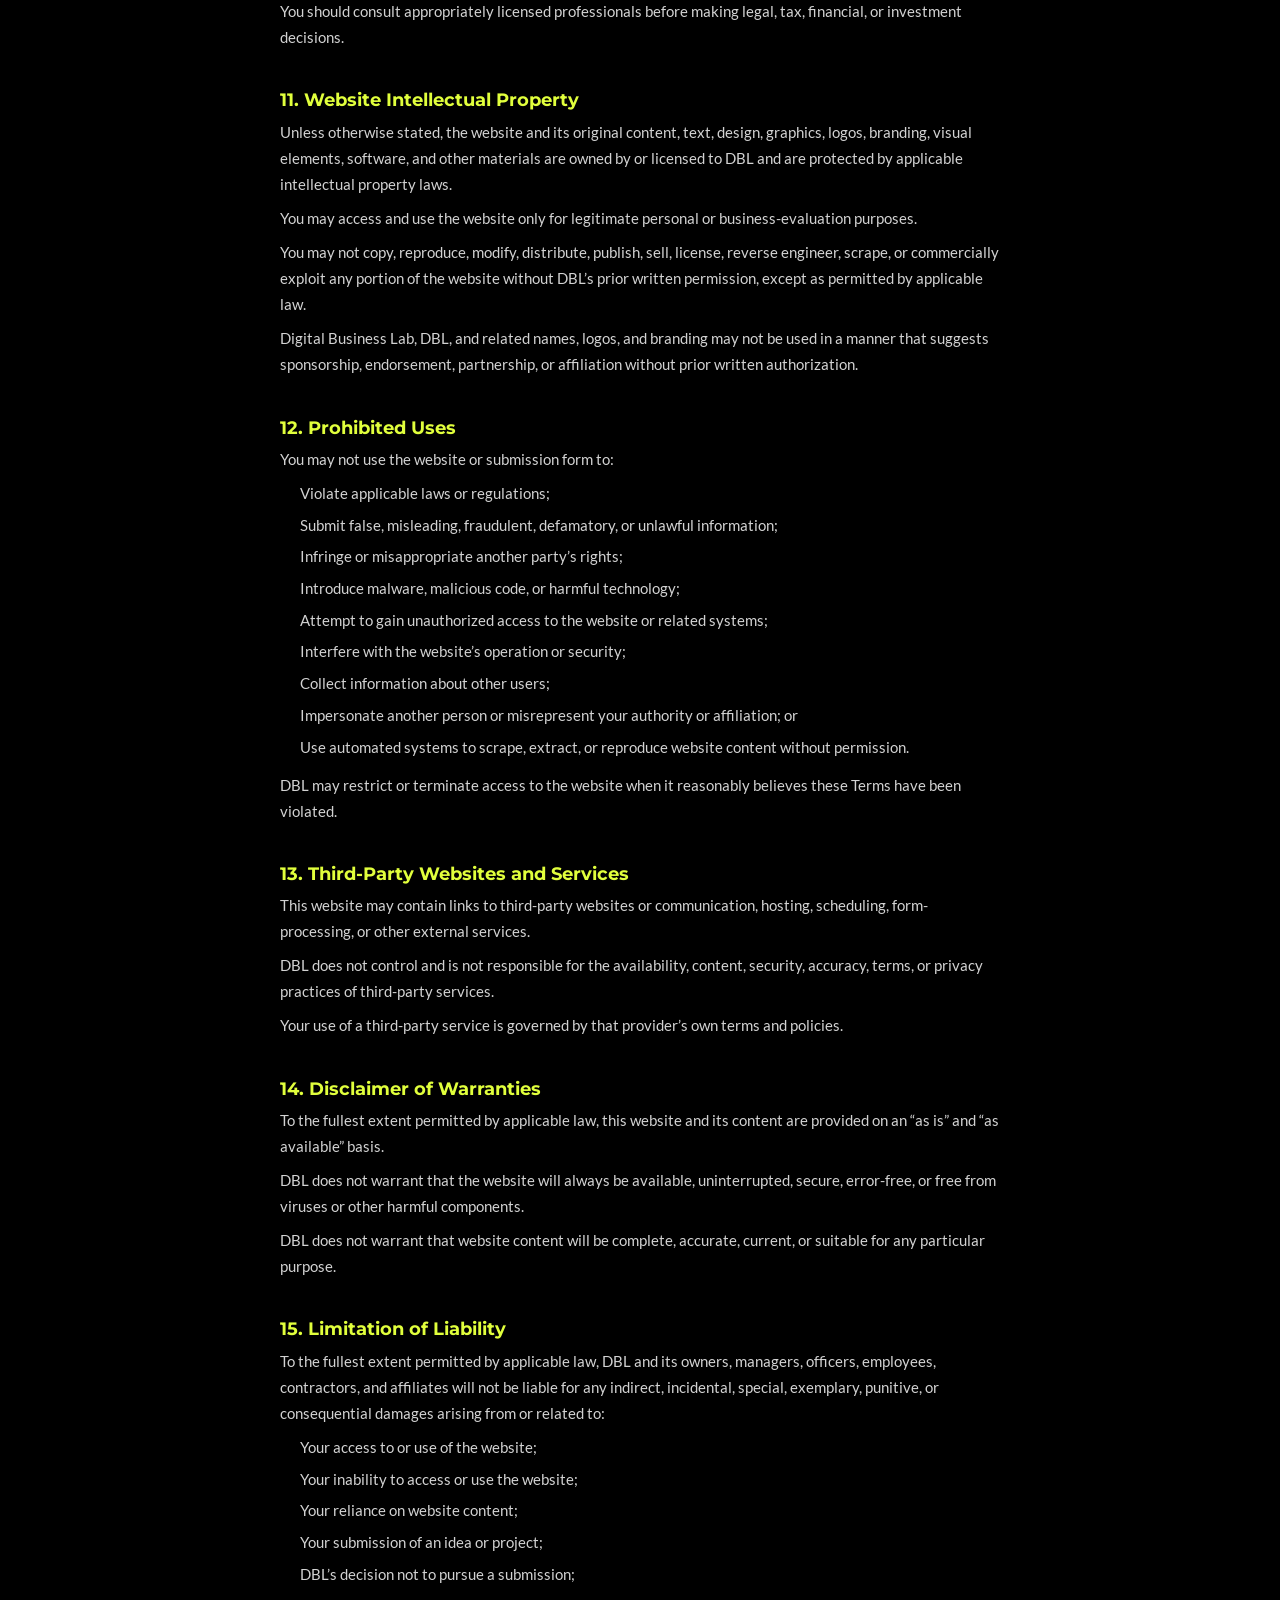
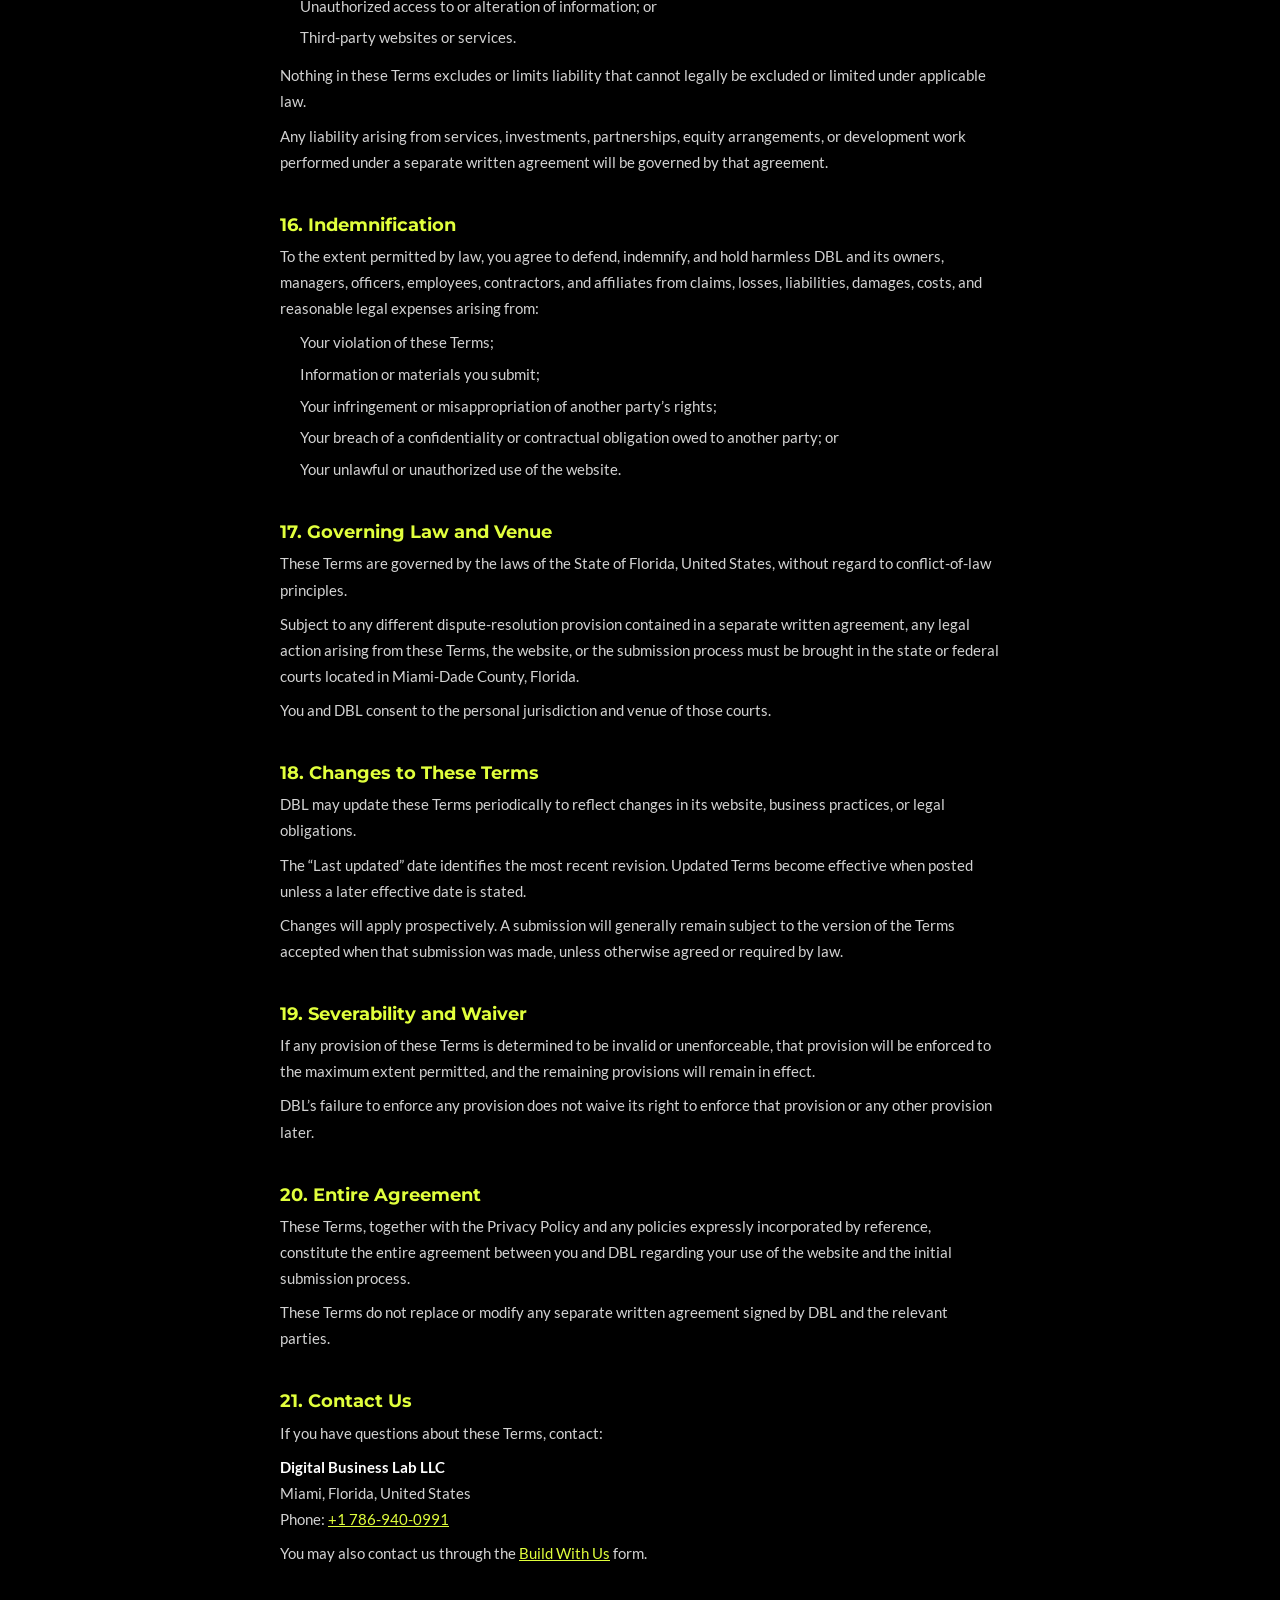
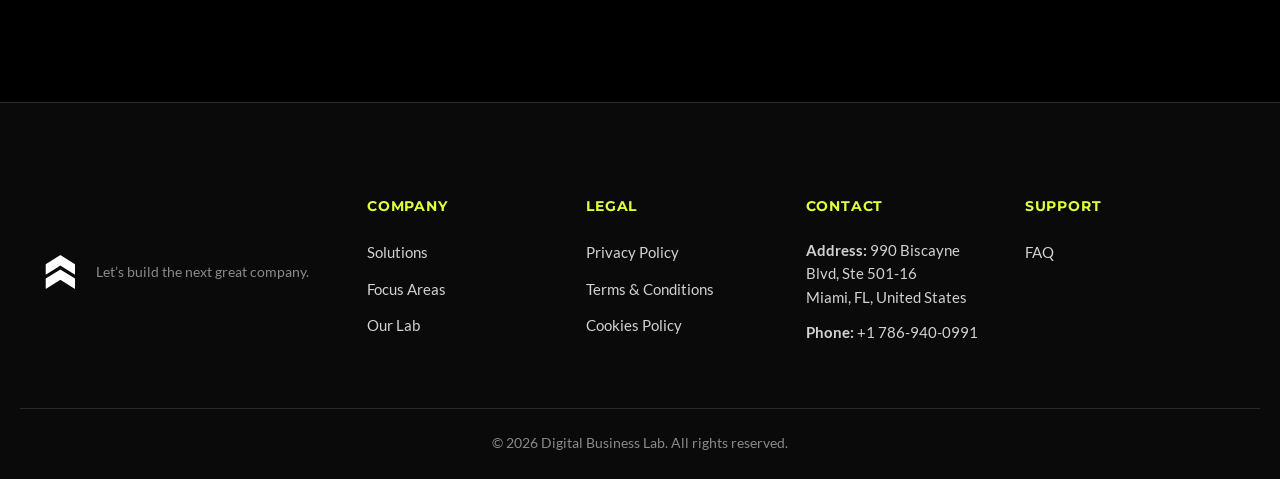
<file: terms-and-conditions.html>
<!DOCTYPE html>
<html lang="en">
<head>
  <meta charset="UTF-8">
  <meta name="viewport" content="width=device-width, initial-scale=1.0">
  <title>Terms & Conditions | Digital Business Lab</title>
  <meta name="description" content="Terms and Conditions for Digital Business Lab (DBL).">
  <meta name="theme-color" content="#000000">

  <meta http-equiv="X-Content-Type-Options" content="nosniff">
  <meta name="referrer" content="strict-origin-when-cross-origin">

  <link rel="icon" href="data:image/svg+xml,%3Csvg xmlns='http://www.w3.org/2000/svg' viewBox='0 0 100 100'%3E%3Cpath d='M50 15 L85 40 L70 40 L70 85 L30 85 L30 40 L15 40 Z' fill='%23E1FF3C'/%3E%3C/svg%3E">

  <link rel="stylesheet" href="styles.css">
  <noscript><style>.reveal { opacity: 1 !important; transform: none !important; }</style></noscript>
</head>
<body>

  <a class="skip-link" href="index.html#main">Skip to content</a>

  <!-- ============ NAVBAR ============ -->
  <header class="navbar" id="navbar">
    <div class="container navbar__inner">
      <a href="index.html#home" class="navbar__logo" aria-label="Digital Business Lab — Home">
        <svg viewBox="0 0 1116.49 452.19" class="navbar__logo-svg" role="img" aria-hidden="true">
          <path class="cls-1" d="M351.43,157,226.06,78.39a5.48,5.48,0,0,0-5.81,0L94.79,157a7.32,7.32,0,0,0-3.5,6.2v85.46a2.48,2.48,0,0,0,3.83,2L220.21,172.2a5.48,5.48,0,0,1,5.81,0l125.09,78.44a2.48,2.48,0,0,0,3.83-2V163.2A7.33,7.33,0,0,0,351.43,157Z"/><path class="cls-2" d="M351.43,286.27,226.06,207.65a5.53,5.53,0,0,0-5.81,0L94.79,286.27a7.32,7.32,0,0,0-3.5,6.2v85.46a2.48,2.48,0,0,0,3.83,2l125.09-78.43a5.48,5.48,0,0,1,5.81,0L351.11,379.9a2.48,2.48,0,0,0,3.83-2V292.47A7.33,7.33,0,0,0,351.43,286.27Z"/><path class="cls-1" d="M555.32,91Q527.43,77,490.9,77H389V301.37H490.9q36.54,0,64.42-13.94t43.58-39.1q15.71-25.15,15.7-59.13,0-34.29-15.7-59.28T555.32,91Zm-2.41,135.08a61.57,61.57,0,0,1-25.63,24.19q-16.51,8.5-38.94,8.49H440.91V119.66h47.43q22.43,0,38.94,8.49a62,62,0,0,1,25.63,24q9.14,15.54,9.14,37Q562.05,210.35,552.91,226.06Z"/><path class="cls-1" d="M810.09,186.8q-3-1.25-6.06-2.26A56.11,56.11,0,0,0,824.83,166q8.65-13,8.65-30.61,0-26.27-21.31-42.3T748.56,77H639V301.37H755q44.22,0,67-16.19t22.75-45q0-19.54-9.13-33T810.09,186.8Zm-67.94-70.66q18.9,0,29,6.57t10.1,19.7q0,13.47-10.1,20t-29,6.57h-51.6V116.14ZM781.73,255.7q-10.43,6.57-30.61,6.57H690.55V206.83h60.57q20.19,0,30.61,6.89t10.41,21Q792.14,249.13,781.73,255.7Z"/><polygon class="cls-1" points="921.29 259.06 921.29 77.04 869.38 77.04 869.38 301.37 1033.78 301.37 1033.78 259.06 921.29 259.06"/><path class="cls-2" d="M423.69,335.87A29.67,29.67,0,0,0,410.25,333H389v46.8h21.26a29.67,29.67,0,0,0,13.44-2.91,22.13,22.13,0,0,0,9.09-8.15,24.91,24.91,0,0,0,0-24.71A22.2,22.2,0,0,0,423.69,335.87Zm-.5,28.18a12.91,12.91,0,0,1-5.35,5.05,17.55,17.55,0,0,1-8.12,1.77h-9.9v-29h9.9a17.55,17.55,0,0,1,8.12,1.78,12.94,12.94,0,0,1,5.35,5,16.57,16.57,0,0,1,0,15.41Z"/><path class="cls-2" d="M450.3,328.72a6.88,6.88,0,0,0-4.68-1.57,6.58,6.58,0,0,0-4.68,1.67,5.65,5.65,0,0,0,0,8.29,6.62,6.62,0,0,0,4.68,1.67,6.49,6.49,0,0,0,4.71-1.71,5.71,5.71,0,0,0,1.77-4.31A5.12,5.12,0,0,0,450.3,328.72Z"/><rect class="cls-2" x="440.4" y="343.79" width="10.43" height="35.97"/><path class="cls-2" d="M484.66,348.35a12.24,12.24,0,0,0-3.88-3.25,16.85,16.85,0,0,0-8-1.84,19.05,19.05,0,0,0-9.06,2.14,16.7,16.7,0,0,0-6.49,6.05,17.3,17.3,0,0,0,6.49,24.4,18.84,18.84,0,0,0,9.06,2.17,16.63,16.63,0,0,0,8-1.87,12.07,12.07,0,0,0,3.34-2.65v1.58q0,4.88-2.5,7.35c-1.68,1.65-4.36,2.48-8.06,2.48a22.88,22.88,0,0,1-6.92-1.11,16.82,16.82,0,0,1-5.78-3l-4.15,7.49a21.41,21.41,0,0,0,7.86,3.71,38.57,38.57,0,0,0,9.79,1.23q9.76,0,15-4.74t5.21-14.78V343.79h-9.89Zm-1.61,16.9a8.09,8.09,0,0,1-3.34,3.11,11.37,11.37,0,0,1-9.76,0,8.38,8.38,0,0,1-3.38-3.11,9.33,9.33,0,0,1,0-9.26,8.5,8.5,0,0,1,3.38-3.07,11.37,11.37,0,0,1,9.76,0,8.2,8.2,0,0,1,3.34,3.07,9.46,9.46,0,0,1,0,9.26Z"/><rect class="cls-2" x="501.17" y="343.79" width="10.43" height="35.97"/><path class="cls-2" d="M511.06,328.72a6.85,6.85,0,0,0-4.68-1.57,6.57,6.57,0,0,0-4.67,1.67,5.65,5.65,0,0,0,0,8.29,6.61,6.61,0,0,0,4.67,1.67,6.5,6.5,0,0,0,4.72-1.71,5.71,5.71,0,0,0,1.77-4.31A5.09,5.09,0,0,0,511.06,328.72Z"/><path class="cls-2" d="M534.4,372a4.37,4.37,0,0,1-3.28-1.23,4.85,4.85,0,0,1-1.2-3.51V352.62h9v-8h-9v-8.76H519.49v8.76h-5.55v8h5.55v14.77q0,6.42,3.54,9.66t9.9,3.24a19.2,19.2,0,0,0,4.64-.56,11.5,11.5,0,0,0,3.85-1.71l-2.81-7.35A6.72,6.72,0,0,1,534.4,372Z"/><path class="cls-2" d="M571.5,347.14q-4.54-3.88-12.77-3.88a31.59,31.59,0,0,0-8.42,1.14,22.35,22.35,0,0,0-7.09,3.2l3.74,7.29a15.13,15.13,0,0,1,4.72-2.44,18.19,18.19,0,0,1,5.65-.9c2.8,0,4.89.62,6.25,1.87a6.73,6.73,0,0,1,2,5.21h-8.29a24,24,0,0,0-8.89,1.38,10.29,10.29,0,0,0-5,3.77,10.13,10.13,0,0,0-1.57,5.62,10,10,0,0,0,1.61,5.55,11,11,0,0,0,4.61,3.91,16.61,16.61,0,0,0,7.22,1.43,15,15,0,0,0,7.76-1.8,9.14,9.14,0,0,0,3.2-3.22v4.49H576V359.24Q576,351,571.5,347.14ZM562.61,372a9,9,0,0,1-4.68,1.24,7,7,0,0,1-4.31-1.17,3.75,3.75,0,0,1-1.57-3.18,3.82,3.82,0,0,1,1.37-3q1.37-1.2,5-1.2h7.16v3.67A7.14,7.14,0,0,1,562.61,372Z"/><rect class="cls-2" x="582.4" y="330.15" width="10.43" height="49.6"/><path class="cls-2" d="M651.72,355.86c-.41-.17-.84-.33-1.27-.47a11.75,11.75,0,0,0,4.35-3.88,11.24,11.24,0,0,0,1.8-6.38,10.5,10.5,0,0,0-4.44-8.82Q647.71,333,638.88,333H616v46.8h24.2q9.22,0,14-3.38a10.87,10.87,0,0,0,4.75-9.39,11.88,11.88,0,0,0-1.91-6.88A11.67,11.67,0,0,0,651.72,355.86Zm-14.17-14.74a11.15,11.15,0,0,1,6.05,1.37,4.57,4.57,0,0,1,2.1,4.11,4.65,4.65,0,0,1-2.1,4.18,11.15,11.15,0,0,1-6.05,1.37H626.78v-11Zm8.25,29.11a12,12,0,0,1-6.38,1.37H626.78V360h12.64a11.59,11.59,0,0,1,6.38,1.44,4.87,4.87,0,0,1,2.18,4.37A4.79,4.79,0,0,1,645.8,370.23Z"/><path class="cls-2" d="M689.16,361.58a12.29,12.29,0,0,1-1.07,5.44,7.2,7.2,0,0,1-2.94,3.21,8.72,8.72,0,0,1-4.28,1,6.86,6.86,0,0,1-5.38-2.11q-1.9-2.1-1.91-6.58V343.79H663.15v20.33a19,19,0,0,0,1.94,9.12,12.28,12.28,0,0,0,5.45,5.32,17.74,17.74,0,0,0,8,1.73,15.78,15.78,0,0,0,7.65-1.9,12.05,12.05,0,0,0,3.51-2.86v4.23h9.9v-36H689.16Z"/><path class="cls-2" d="M731,360.87a16.86,16.86,0,0,0-4.24-1.7,38.87,38.87,0,0,0-4.65-.9c-1.54-.2-3-.44-4.24-.71a10.6,10.6,0,0,1-3.11-1.06,2.18,2.18,0,0,1-1.17-2,2.76,2.76,0,0,1,1.6-2.41,10.56,10.56,0,0,1,5.08-.93,24.26,24.26,0,0,1,5.12.57,17.54,17.54,0,0,1,5.25,2.1l3.47-7.42a20.55,20.55,0,0,0-6.35-2.34,36.64,36.64,0,0,0-7.49-.8,24,24,0,0,0-9,1.5,13.13,13.13,0,0,0-5.72,4.11,9.69,9.69,0,0,0-2,6,9.58,9.58,0,0,0,1.17,5,8.66,8.66,0,0,0,3.11,3.08,15.32,15.32,0,0,0,4.27,1.7c1.56.38,3.11.68,4.65.91s3,.44,4.25.67a10.23,10.23,0,0,1,3.1,1,2.06,2.06,0,0,1,1.17,1.91,2.67,2.67,0,0,1-1.5,2.41,10.88,10.88,0,0,1-5.11.87,24.28,24.28,0,0,1-6.66-1,22.89,22.89,0,0,1-5.84-2.51l-3.48,7.49a21.93,21.93,0,0,0,6.72,2.77,34.86,34.86,0,0,0,8.86,1.1,25.41,25.41,0,0,0,9.19-1.47,13.18,13.18,0,0,0,5.78-4,9.36,9.36,0,0,0,2-5.92,9.22,9.22,0,0,0-1.21-5A9,9,0,0,0,731,360.87Z"/><path class="cls-2" d="M748.52,328.72a6.85,6.85,0,0,0-4.68-1.57,6.61,6.61,0,0,0-4.68,1.67,5.67,5.67,0,0,0,0,8.29,6.66,6.66,0,0,0,4.68,1.67,6.53,6.53,0,0,0,4.72-1.71,5.71,5.71,0,0,0,1.77-4.31A5.09,5.09,0,0,0,748.52,328.72Z"/><rect class="cls-2" x="738.63" y="343.79" width="10.43" height="35.97"/><path class="cls-2" d="M785.19,345a16.81,16.81,0,0,0-7.65-1.7,17,17,0,0,0-8.23,1.94,13.16,13.16,0,0,0-3.67,2.88v-4.29h-10v36H766.1V362a11.84,11.84,0,0,1,1.11-5.48,7.16,7.16,0,0,1,3.07-3.18,9.45,9.45,0,0,1,4.45-1,6.93,6.93,0,0,1,5.38,2.08q1.9,2.07,1.9,6.41v19h10.43V359.17a18.51,18.51,0,0,0-1.93-9A12.45,12.45,0,0,0,785.19,345Z"/><path class="cls-2" d="M825.1,345.5a21.46,21.46,0,0,0-19.35.13,17.85,17.85,0,0,0-6.86,6.55,18.32,18.32,0,0,0-2.5,9.6,17.5,17.5,0,0,0,9.72,16.11,25.53,25.53,0,0,0,19.43.9,16.17,16.17,0,0,0,6.21-4.31l-5.55-6a12.32,12.32,0,0,1-4,2.61,13.56,13.56,0,0,1-5.05.87,12.47,12.47,0,0,1-5.58-1.17,8.49,8.49,0,0,1-3.68-3.41,9.48,9.48,0,0,1-1-2.64h27.2c0-.45.09-.93.14-1.44s.06-1,.06-1.37a19.23,19.23,0,0,0-2.47-10A16.73,16.73,0,0,0,825.1,345.5Zm-14.17,6.82a9.3,9.3,0,0,1,4.71-1.17,9.13,9.13,0,0,1,4.68,1.17,8.29,8.29,0,0,1,3.14,3.24,9,9,0,0,1,1,3.07H806.76a9.29,9.29,0,0,1,1-3A8.2,8.2,0,0,1,810.93,352.32Z"/><path class="cls-2" d="M866.05,363.88a9,9,0,0,0-3.11-3,16.93,16.93,0,0,0-4.25-1.7,38.71,38.71,0,0,0-4.64-.9c-1.54-.2-3-.44-4.25-.71a10.71,10.71,0,0,1-3.11-1.06,2.18,2.18,0,0,1-1.17-2,2.77,2.77,0,0,1,1.61-2.41,10.53,10.53,0,0,1,5.08-.93,24.17,24.17,0,0,1,5.11.57,17.54,17.54,0,0,1,5.25,2.1l3.48-7.42a20.65,20.65,0,0,0-6.35-2.34,36.64,36.64,0,0,0-7.49-.8,24.07,24.07,0,0,0-9,1.5,13.19,13.19,0,0,0-5.72,4.11,9.75,9.75,0,0,0-2,6,9.58,9.58,0,0,0,1.17,5,8.74,8.74,0,0,0,3.11,3.08,15.38,15.38,0,0,0,4.28,1.7c1.56.38,3.11.68,4.65.91s3,.44,4.24.67a10.3,10.3,0,0,1,3.11,1,2.06,2.06,0,0,1,1.17,1.91,2.67,2.67,0,0,1-1.5,2.41,10.93,10.93,0,0,1-5.12.87,24.27,24.27,0,0,1-6.65-1,23.12,23.12,0,0,1-5.85-2.51l-3.48,7.49a21.93,21.93,0,0,0,6.72,2.77,34.92,34.92,0,0,0,8.86,1.1,25.41,25.41,0,0,0,9.19-1.47,13.16,13.16,0,0,0,5.79-4,9.41,9.41,0,0,0,2-5.92A9.23,9.23,0,0,0,866.05,363.88Z"/><path class="cls-2" d="M895.36,360.87a16.86,16.86,0,0,0-4.24-1.7,38.87,38.87,0,0,0-4.65-.9c-1.54-.2-3-.44-4.24-.71a10.6,10.6,0,0,1-3.11-1.06,2.18,2.18,0,0,1-1.17-2,2.76,2.76,0,0,1,1.6-2.41,10.53,10.53,0,0,1,5.08-.93,24.26,24.26,0,0,1,5.12.57,17.39,17.39,0,0,1,5.24,2.1l3.48-7.42a20.55,20.55,0,0,0-6.35-2.34,36.64,36.64,0,0,0-7.49-.8,24.11,24.11,0,0,0-9,1.5,13.15,13.15,0,0,0-5.71,4.11,9.69,9.69,0,0,0-2,6,9.58,9.58,0,0,0,1.17,5,8.71,8.71,0,0,0,3.1,3.08,15.5,15.5,0,0,0,4.28,1.7c1.56.38,3.11.68,4.65.91s2.95.44,4.24.67a10.21,10.21,0,0,1,3.11,1,2.06,2.06,0,0,1,1.17,1.91,2.67,2.67,0,0,1-1.5,2.41,10.9,10.9,0,0,1-5.12.87,24.27,24.27,0,0,1-6.65-1,23.12,23.12,0,0,1-5.85-2.51l-3.47,7.49a21.82,21.82,0,0,0,6.72,2.77,34.84,34.84,0,0,0,8.85,1.1,25.46,25.46,0,0,0,9.2-1.47,13.18,13.18,0,0,0,5.78-4,9.35,9.35,0,0,0,2-5.92,9.23,9.23,0,0,0-1.2-5A9,9,0,0,0,895.36,360.87Z"/><polygon class="cls-2" points="930.42 332.96 919.6 332.96 919.6 379.76 953.89 379.76 953.89 370.94 930.42 370.94 930.42 332.96"/><path class="cls-2" d="M983.71,347.14q-4.56-3.88-12.77-3.88a31.67,31.67,0,0,0-8.43,1.14,22.39,22.39,0,0,0-7.08,3.2l3.74,7.29a15,15,0,0,1,4.71-2.44,18.24,18.24,0,0,1,5.65-.9q4.22,0,6.25,1.87a6.73,6.73,0,0,1,2,5.21h-8.29a24,24,0,0,0-8.89,1.38,10.31,10.31,0,0,0-5,3.77,10.63,10.63,0,0,0,0,11.17,11,11,0,0,0,4.62,3.91,16.57,16.57,0,0,0,7.22,1.43,14.92,14.92,0,0,0,7.75-1.8,9.08,9.08,0,0,0,3.21-3.22v4.49h9.76V359.24Q988.25,351,983.71,347.14Zm-8.9,24.9a9,9,0,0,1-4.68,1.24,7.09,7.09,0,0,1-4.31-1.17,3.77,3.77,0,0,1-1.57-3.18,3.85,3.85,0,0,1,1.37-3q1.38-1.2,5-1.2h7.15v3.67A7,7,0,0,1,974.81,372Z"/><path class="cls-2" d="M1031.4,352a16.82,16.82,0,0,0-6.41-6.42,18.38,18.38,0,0,0-9.13-2.27,15.44,15.44,0,0,0-8,2,12.06,12.06,0,0,0-2.88,2.36V330.15H994.6v49.61h10v-4.17a12,12,0,0,0,3.15,2.7,15.76,15.76,0,0,0,8.15,2A18.08,18.08,0,0,0,1025,378a17,17,0,0,0,6.41-6.45,21.35,21.35,0,0,0,0-19.59ZM1022,367.09a8.73,8.73,0,0,1-7.92,4.65,9.07,9.07,0,0,1-4.68-1.21,8.44,8.44,0,0,1-3.28-3.44,12.44,12.44,0,0,1,0-10.66,8.55,8.55,0,0,1,3.28-3.41,9.16,9.16,0,0,1,4.68-1.2,8.74,8.74,0,0,1,7.92,4.61,12.16,12.16,0,0,1,0,10.66Z"/>
        </svg>
      </a>

      <nav class="navbar__nav" id="primary-nav" aria-label="Primary">
        <ul class="navbar__links">
          <li><a href="index.html#solutions">Solutions</a></li>
          <li><a href="index.html#focus-areas">Focus Areas</a></li>
          <li><a href="index.html#about">Our Lab</a></li>
        </ul>
        <a href="index.html#build-with-us" class="btn btn--primary navbar__cta">Share Your Idea</a>
      </nav>

      <div class="lang-switch" aria-label="Language">
        <a href="terms-and-conditions.html" class="lang-switch__link is-active">EN</a>
        <span class="lang-switch__sep" aria-hidden="true">|</span>
        <a href="es/terms-and-conditions.html" class="lang-switch__link">ES</a>
      </div>

      <button class="navbar__toggle" id="navToggle" aria-expanded="false" aria-controls="primary-nav" aria-label="Toggle navigation menu">
        <span></span><span></span><span></span>
      </button>
    </div>
  </header>

  <main id="main">
    <section class="section" id="terms-and-conditions">
      <div class="container legal">
        <p class="eyebrow eyebrow--center">Legal</p>
        <h2 class="section__title reveal">Terms &amp; Conditions</h2>
        <p class="legal__updated">Last updated: September 2026</p>

        <div class="legal__body">
          <p>These Terms &amp; Conditions (&ldquo;Terms&rdquo;) govern your access to and use of this website, including your submission of information through the &ldquo;Build With Us&rdquo; form.</p>
          <p>This website is operated by Digital Business Lab LLC (&ldquo;DBL,&rdquo; &ldquo;we,&rdquo; &ldquo;us,&rdquo; or &ldquo;our&rdquo;). By accessing this website or submitting the &ldquo;Build With Us&rdquo; form, you acknowledge that you have read and agree to these Terms and our <a href="privacy-policy.html">Privacy Policy</a>.</p>
          <p>If you do not agree to these Terms, you should not use the website or submit information through the form.</p>

          <h3>1. Scope of These Terms</h3>
          <p>These Terms apply only to your use of this website and to the initial submission and evaluation process.</p>
          <p>Any consulting services, venture-building activities, strategic partnership, equity participation, investment, development work, or other business relationship involving DBL will be governed by a separate written agreement signed by the relevant parties.</p>
          <p>If a separate written agreement conflicts with these Terms, the separate written agreement will control with respect to the subject matter of that agreement.</p>

          <h3>2. Description of DBL</h3>
          <p>DBL operates as a Venture Studio focused on identifying, evaluating, validating, building, and helping scale business ideas within areas where DBL identifies meaningful potential for innovation, commercial viability, scalability, and global growth.</p>
          <p>In selected cases, DBL may propose a strategic partnership, equity participation, or another form of business collaboration. Any such arrangement is subject to additional evaluation, due diligence, negotiation, and a separate written agreement.</p>
          <p>Information presented on this website is a general description of DBL&rsquo;s business model and does not constitute a binding commitment to provide any particular service, investment, resource, or partnership structure.</p>

          <h3>3. Eligibility</h3>
          <p>This website and the &ldquo;Build With Us&rdquo; form are intended for individuals who are at least 18 years old and have the legal capacity to enter into binding agreements.</p>
          <p>If you submit information on behalf of a company, organization, project team, or another person, you represent that you have the authority to do so and to accept these Terms on their behalf.</p>

          <h3>4. No Guarantee of Acceptance, Partnership, or Outcome</h3>
          <p>Submitting an idea, business concept, project, or other information does not guarantee that DBL will evaluate it beyond an initial review or agree to fund, develop, build, promote, invest in, or partner on it.</p>
          <p>DBL may accept or decline any submission at its discretion and is not required to provide reasons, feedback, analysis, or compensation in connection with that decision.</p>
          <p>Nothing on this website or in any preliminary communication constitutes:</p>
          <ul>
            <li>An offer or commitment to invest;</li>
            <li>A promise to provide services or financing;</li>
            <li>An agreement to form a partnership or joint venture;</li>
            <li>A guarantee of revenue, profitability, funding, growth, market acceptance, or commercial success; or</li>
            <li>An obligation to continue discussions or negotiate an agreement.</li>
          </ul>
          <p>Business development and early-stage ventures involve uncertainty and risk. Past results, examples, forecasts, projections, or market estimates do not guarantee future results.</p>

          <h3>5. Venture Partnership</h3>
          <p>When DBL and an entrepreneur, founder, company, or project owner mutually decide to move forward under the Venture Partnership model, the parties will enter a negotiation process to define the proposed terms of their strategic alliance.</p>
          <p>Depending on the nature of the venture, these negotiations may address:</p>
          <ul>
            <li>The financial, operational, technological, intellectual-property, professional, or other contributions of each party;</li>
            <li>The roles, responsibilities, and commitments of each party;</li>
            <li>Ownership interests and equity participation;</li>
            <li>Governance, management, voting rights, and decision-making authority;</li>
            <li>Control over the venture and its business operations;</li>
            <li>Ownership and use of intellectual property;</li>
            <li>Distribution of profits, losses, dividends, or other economic benefits;</li>
            <li>Funding obligations and future capital requirements;</li>
            <li>Confidentiality, exclusivity, transfer restrictions, and exit provisions; and</li>
            <li>Any other commercial or legal terms applicable to the proposed relationship.</li>
          </ul>
          <p>If the parties reach an agreement, the Venture Partnership will be documented in an appropriate written agreement, which may include an operating agreement, shareholders&rsquo; agreement, joint venture agreement, partnership agreement, contribution agreement, or another definitive legal instrument appropriate for the venture.</p>
          <p>No Venture Partnership, ownership interest, equity right, joint venture, fiduciary relationship, profit-sharing right, or legally binding association is created merely because:</p>
          <ul>
            <li>DBL evaluates or approves an idea;</li>
            <li>The parties discuss a potential partnership;</li>
            <li>An entrepreneur expresses interest in or accepts a preliminary proposal;</li>
            <li>The parties begin negotiations, meetings, due diligence, or planning activities; or</li>
            <li>DBL provides preliminary feedback, recommendations, or support.</li>
          </ul>
          <p>The Venture Partnership becomes effective only after all required definitive agreements have been negotiated, approved, and signed by DBL and the other relevant parties through their authorized representatives.</p>
          <p>Unless a separate binding agreement provides otherwise, either party may discontinue the Venture Partnership negotiations at any time before the definitive agreement is signed.</p>

          <h3>6. Submitted Ideas and Materials</h3>
          <p>You retain any ownership rights that you lawfully hold in the original materials you submit. DBL does not acquire ownership of your submitted materials solely because you submit them through the website.</p>
          <p>By submitting materials, you grant DBL a limited, non-exclusive, royalty-free right to receive, store, reproduce, review, analyze, and internally share those materials solely for the purpose of evaluating the submission, communicating with you, and determining whether to explore a potential business relationship.</p>
          <p>This limited evaluation right does not authorize DBL to commercially exploit your proprietary materials without a separate written agreement.</p>
          <p>You represent and warrant that:</p>
          <ul>
            <li>You have the right and authority to submit the information and materials;</li>
            <li>Your submission does not violate any agreement or confidentiality obligation;</li>
            <li>Your submission does not infringe or misappropriate another person&rsquo;s intellectual property, privacy, publicity, contractual, or other legal rights; and</li>
            <li>You will not submit trade secrets or confidential information belonging to a third party without proper authorization.</li>
          </ul>
          <p>Ideas, concepts, methods, business models, and general information may not always qualify for intellectual property protection. These Terms do not create intellectual property rights that would not otherwise exist under applicable law.</p>

          <h3>7. Similar or Independently Developed Ideas</h3>
          <p>DBL evaluates and develops business concepts across multiple industries. DBL may currently be reviewing, developing, advising, or participating in projects that are similar to your submission.</p>
          <p>You acknowledge that DBL may receive similar ideas from other parties or may independently develop similar concepts without using your protected confidential information.</p>
          <p>Nothing in these Terms prevents DBL from evaluating, developing, financing, or participating in another project merely because it has features, markets, technologies, strategies, or business models similar to those described in your submission.</p>
          <p>This provision does not authorize DBL to use intellectual property or confidential information protected by a separate written agreement.</p>

          <h3>8. Confidentiality and Non-Disclosure Agreements</h3>
          <p>DBL will handle personal information included in a submission in accordance with its <a href="privacy-policy.html">Privacy Policy</a>.</p>
          <p>However, submitting information through the website does not, by itself, create a confidential, fiduciary, advisory, agency, partnership, investment, or other special relationship between you and DBL.</p>
          <p>Unless DBL has signed a separate written non-disclosure agreement through an authorized representative before the disclosure, submitted information will not be considered confidential solely because it was submitted through the website.</p>
          <p>You should not include trade secrets, source code, passwords, financial account information, government identification numbers, or other highly sensitive or proprietary information in the initial form.</p>
          <p>You may request a non-disclosure agreement before sharing sensitive details. DBL is not obligated to enter into an NDA, and no NDA will be effective unless it is signed by DBL and the other relevant parties before the protected information is disclosed.</p>

          <h3>9. No Partnership, Agency, or Fiduciary Relationship</h3>
          <p>Except when expressly established through a definitive written agreement under the Venture Partnership model, your use of the website, submission of an idea, participation in a call, or exchange of preliminary communications with DBL does not create:</p>
          <ul>
            <li>A partnership or joint venture;</li>
            <li>An investor or shareholder relationship;</li>
            <li>An employment or independent-contractor relationship;</li>
            <li>An agency or representation relationship;</li>
            <li>A fiduciary duty;</li>
            <li>An advisory relationship; or</li>
            <li>An exclusive negotiation obligation.</li>
          </ul>
          <p>Any such relationship must be expressly established in a separate written agreement signed by the relevant parties.</p>

          <h3>10. No Financial, Investment, Tax, or Legal Advice</h3>
          <p>Content available through this website, including content related to financial or investment matters, is provided solely for general informational and business-evaluation purposes.</p>
          <p>Nothing on this website constitutes financial, securities, investment, tax, accounting, or legal advice, or a recommendation to purchase, sell, or hold any investment or financial product.</p>
          <p>Nothing on this website constitutes an offer to sell or a solicitation of an offer to purchase securities or ownership interests.</p>
          <p>You should consult appropriately licensed professionals before making legal, tax, financial, or investment decisions.</p>

          <h3>11. Website Intellectual Property</h3>
          <p>Unless otherwise stated, the website and its original content, text, design, graphics, logos, branding, visual elements, software, and other materials are owned by or licensed to DBL and are protected by applicable intellectual property laws.</p>
          <p>You may access and use the website only for legitimate personal or business-evaluation purposes.</p>
          <p>You may not copy, reproduce, modify, distribute, publish, sell, license, reverse engineer, scrape, or commercially exploit any portion of the website without DBL&rsquo;s prior written permission, except as permitted by applicable law.</p>
          <p>Digital Business Lab, DBL, and related names, logos, and branding may not be used in a manner that suggests sponsorship, endorsement, partnership, or affiliation without prior written authorization.</p>

          <h3>12. Prohibited Uses</h3>
          <p>You may not use the website or submission form to:</p>
          <ul>
            <li>Violate applicable laws or regulations;</li>
            <li>Submit false, misleading, fraudulent, defamatory, or unlawful information;</li>
            <li>Infringe or misappropriate another party&rsquo;s rights;</li>
            <li>Introduce malware, malicious code, or harmful technology;</li>
            <li>Attempt to gain unauthorized access to the website or related systems;</li>
            <li>Interfere with the website&rsquo;s operation or security;</li>
            <li>Collect information about other users;</li>
            <li>Impersonate another person or misrepresent your authority or affiliation; or</li>
            <li>Use automated systems to scrape, extract, or reproduce website content without permission.</li>
          </ul>
          <p>DBL may restrict or terminate access to the website when it reasonably believes these Terms have been violated.</p>

          <h3>13. Third-Party Websites and Services</h3>
          <p>This website may contain links to third-party websites or communication, hosting, scheduling, form-processing, or other external services.</p>
          <p>DBL does not control and is not responsible for the availability, content, security, accuracy, terms, or privacy practices of third-party services.</p>
          <p>Your use of a third-party service is governed by that provider&rsquo;s own terms and policies.</p>

          <h3>14. Disclaimer of Warranties</h3>
          <p>To the fullest extent permitted by applicable law, this website and its content are provided on an &ldquo;as is&rdquo; and &ldquo;as available&rdquo; basis.</p>
          <p>DBL does not warrant that the website will always be available, uninterrupted, secure, error-free, or free from viruses or other harmful components.</p>
          <p>DBL does not warrant that website content will be complete, accurate, current, or suitable for any particular purpose.</p>

          <h3>15. Limitation of Liability</h3>
          <p>To the fullest extent permitted by applicable law, DBL and its owners, managers, officers, employees, contractors, and affiliates will not be liable for any indirect, incidental, special, exemplary, punitive, or consequential damages arising from or related to:</p>
          <ul>
            <li>Your access to or use of the website;</li>
            <li>Your inability to access or use the website;</li>
            <li>Your reliance on website content;</li>
            <li>Your submission of an idea or project;</li>
            <li>DBL&rsquo;s decision not to pursue a submission;</li>
            <li>Unauthorized access to or alteration of information; or</li>
            <li>Third-party websites or services.</li>
          </ul>
          <p>Nothing in these Terms excludes or limits liability that cannot legally be excluded or limited under applicable law.</p>
          <p>Any liability arising from services, investments, partnerships, equity arrangements, or development work performed under a separate written agreement will be governed by that agreement.</p>

          <h3>16. Indemnification</h3>
          <p>To the extent permitted by law, you agree to defend, indemnify, and hold harmless DBL and its owners, managers, officers, employees, contractors, and affiliates from claims, losses, liabilities, damages, costs, and reasonable legal expenses arising from:</p>
          <ul>
            <li>Your violation of these Terms;</li>
            <li>Information or materials you submit;</li>
            <li>Your infringement or misappropriation of another party&rsquo;s rights;</li>
            <li>Your breach of a confidentiality or contractual obligation owed to another party; or</li>
            <li>Your unlawful or unauthorized use of the website.</li>
          </ul>

          <h3>17. Governing Law and Venue</h3>
          <p>These Terms are governed by the laws of the State of Florida, United States, without regard to conflict-of-law principles.</p>
          <p>Subject to any different dispute-resolution provision contained in a separate written agreement, any legal action arising from these Terms, the website, or the submission process must be brought in the state or federal courts located in Miami-Dade County, Florida.</p>
          <p>You and DBL consent to the personal jurisdiction and venue of those courts.</p>

          <h3>18. Changes to These Terms</h3>
          <p>DBL may update these Terms periodically to reflect changes in its website, business practices, or legal obligations.</p>
          <p>The &ldquo;Last updated&rdquo; date identifies the most recent revision. Updated Terms become effective when posted unless a later effective date is stated.</p>
          <p>Changes will apply prospectively. A submission will generally remain subject to the version of the Terms accepted when that submission was made, unless otherwise agreed or required by law.</p>

          <h3>19. Severability and Waiver</h3>
          <p>If any provision of these Terms is determined to be invalid or unenforceable, that provision will be enforced to the maximum extent permitted, and the remaining provisions will remain in effect.</p>
          <p>DBL&rsquo;s failure to enforce any provision does not waive its right to enforce that provision or any other provision later.</p>

          <h3>20. Entire Agreement</h3>
          <p>These Terms, together with the Privacy Policy and any policies expressly incorporated by reference, constitute the entire agreement between you and DBL regarding your use of the website and the initial submission process.</p>
          <p>These Terms do not replace or modify any separate written agreement signed by DBL and the relevant parties.</p>

          <h3>21. Contact Us</h3>
          <p>If you have questions about these Terms, contact:</p>
          <p><strong>Digital Business Lab LLC</strong><br>
          Miami, Florida, United States<br>
          Phone: <a href="https://wa.me/17869400991" target="_blank" rel="noopener">+1 786-940-0991</a></p>
          <p>You may also contact us through the <a href="index.html#build-with-us">Build With Us</a> form.</p>
        </div>
      </div>
    </section>
  </main>

  <!-- ============ FOOTER ============ -->
  <footer class="footer">
    <div class="container footer__inner">
      <div class="footer__brand">
        <svg viewBox="0 0 448.15 452.19" class="footer__logo-svg" role="img" aria-label="Digital Business Lab">
          <path class="cls-2" d="M391.45,135.74,234,37a6.91,6.91,0,0,0-7.3,0L69.05,135.74a9.22,9.22,0,0,0-4.41,7.79V250.89a3.12,3.12,0,0,0,4.82,2.48L226.6,154.83a6.91,6.91,0,0,1,7.3,0L391,253.37a3.12,3.12,0,0,0,4.81-2.48V143.53A9.21,9.21,0,0,0,391.45,135.74Z"/>
          <path class="cls-2" d="M391.45,298.13,234,199.37a6.91,6.91,0,0,0-7.3,0L69.05,298.13a9.22,9.22,0,0,0-4.41,7.79V413.28a3.12,3.12,0,0,0,4.82,2.48L226.6,317.22a6.91,6.91,0,0,1,7.3,0L391,415.76a3.12,3.12,0,0,0,4.81-2.48V305.92A9.21,9.21,0,0,0,391.45,298.13Z"/>
        </svg>
        <p class="footer__tagline">Let&rsquo;s build the next great company.</p>
      </div>

      <div class="footer__col">
        <h4>Company</h4>
        <ul>
          <li><a href="index.html#solutions">Solutions</a></li>
          <li><a href="index.html#focus-areas">Focus Areas</a></li>
          <li><a href="index.html#about">Our Lab</a></li>
        </ul>
      </div>

      <div class="footer__col">
        <h4>Legal</h4>
        <ul>
          <li><a href="privacy-policy.html">Privacy Policy</a></li>
          <li><a href="terms-and-conditions.html">Terms &amp; Conditions</a></li>
          <li><a href="cookies-policy.html">Cookies Policy</a></li>
        </ul>
      </div>

      <div class="footer__col">
        <h4>Contact</h4>
        <ul class="footer__contact">
          <li><strong>Address:</strong> 990 Biscayne Blvd, Ste 501-16<br>Miami, FL, United States</li>
          <li><strong>Phone:</strong> <a href="https://wa.me/17869400991" target="_blank" rel="noopener">+1 786-940-0991</a></li>
        </ul>
      </div>

      <div class="footer__col">
        <h4>Support</h4>
        <ul>
          <li><a href="index.html#faq">FAQ</a></li>
        </ul>
      </div>
    </div>

    <div class="container footer__bottom">
      <p>&copy; <span id="year"></span> Digital Business Lab. All rights reserved.</p>
    </div>
  </footer>

  <!-- ============ CHAT PLACEHOLDER ============ -->
  <!-- No live-chat provider connected yet. Once the client sets up a widget
       (e.g. Tawk.to, Crisp), replace this button+popover with the provider's
       embed script and remove the #chatPopover markup and its JS handlers. -->
  <div class="chat-widget">
    <div class="chat-popover" id="chatPopover" role="status" hidden>
      <p><strong>Chat</strong> — Coming soon.</p>
      <p>In the meantime, reach us by phone: <a href="https://wa.me/17869400991" target="_blank" rel="noopener">+1 786-940-0991</a></p>
    </div>
    <button type="button" class="chat-toggle" id="chatToggle" aria-expanded="false" aria-controls="chatPopover" aria-label="Chat with us">
      <svg viewBox="0 0 24 24" fill="none" aria-hidden="true">
        <path d="M4 4h16v12H8l-4 4V4z" fill="var(--color-accent)"/>
      </svg>
    </button>
  </div>

  <!-- ============ COOKIE CONSENT BANNER ============ -->
  <div class="cookie-banner" id="cookieBanner" role="dialog" aria-live="polite" aria-label="Cookie notice" hidden>
    <p>We use only essential cookies to remember your preferences. See our <a href="cookies-policy.html">Cookies Policy</a>.</p>
    <button type="button" class="btn btn--primary" id="cookieAccept">Got it</button>
  </div>

  <script src="script.js"></script>

  <!--
  +------------------------------------------+
  |  CHECKLIST DE SEGURIDAD PARA EL HOSTING   |
  +------------------------------------------+
  [ ] Activar HTTPS con certificado SSL (Let's Encrypt / automático en Vercel)
  [ ] Redirigir todo HTTP → HTTPS (301) (automático en Vercel)
  [ ] Activar HSTS: Strict-Transport-Security: max-age=31536000 (ver vercel.json)
  [ ] Confirmar que los headers de vercel.json se están aplicando (CSP, X-Frame-Options,
      X-Content-Type-Options, Referrer-Policy, Permissions-Policy)
  [ ] Desactivar listado de directorios
  [ ] Habilitar firewall de aplicaciones web (recomendado: Cloudflare free, si se usa
      un dominio propio en frente de Vercel)
  [ ] Configurar backups automáticos (Vercel + GitHub ya versionan el código)
  [ ] Conectar el formulario "Build With Us" a Formspree/EmailJS con rate-limiting
      y validación server-side antes de recibir tráfico real
  [ ] Revisar el contenido de Privacy Policy / Terms & Conditions con un abogado
      antes de publicar el sitio en producción
  -->
</body>
</html>
</file>
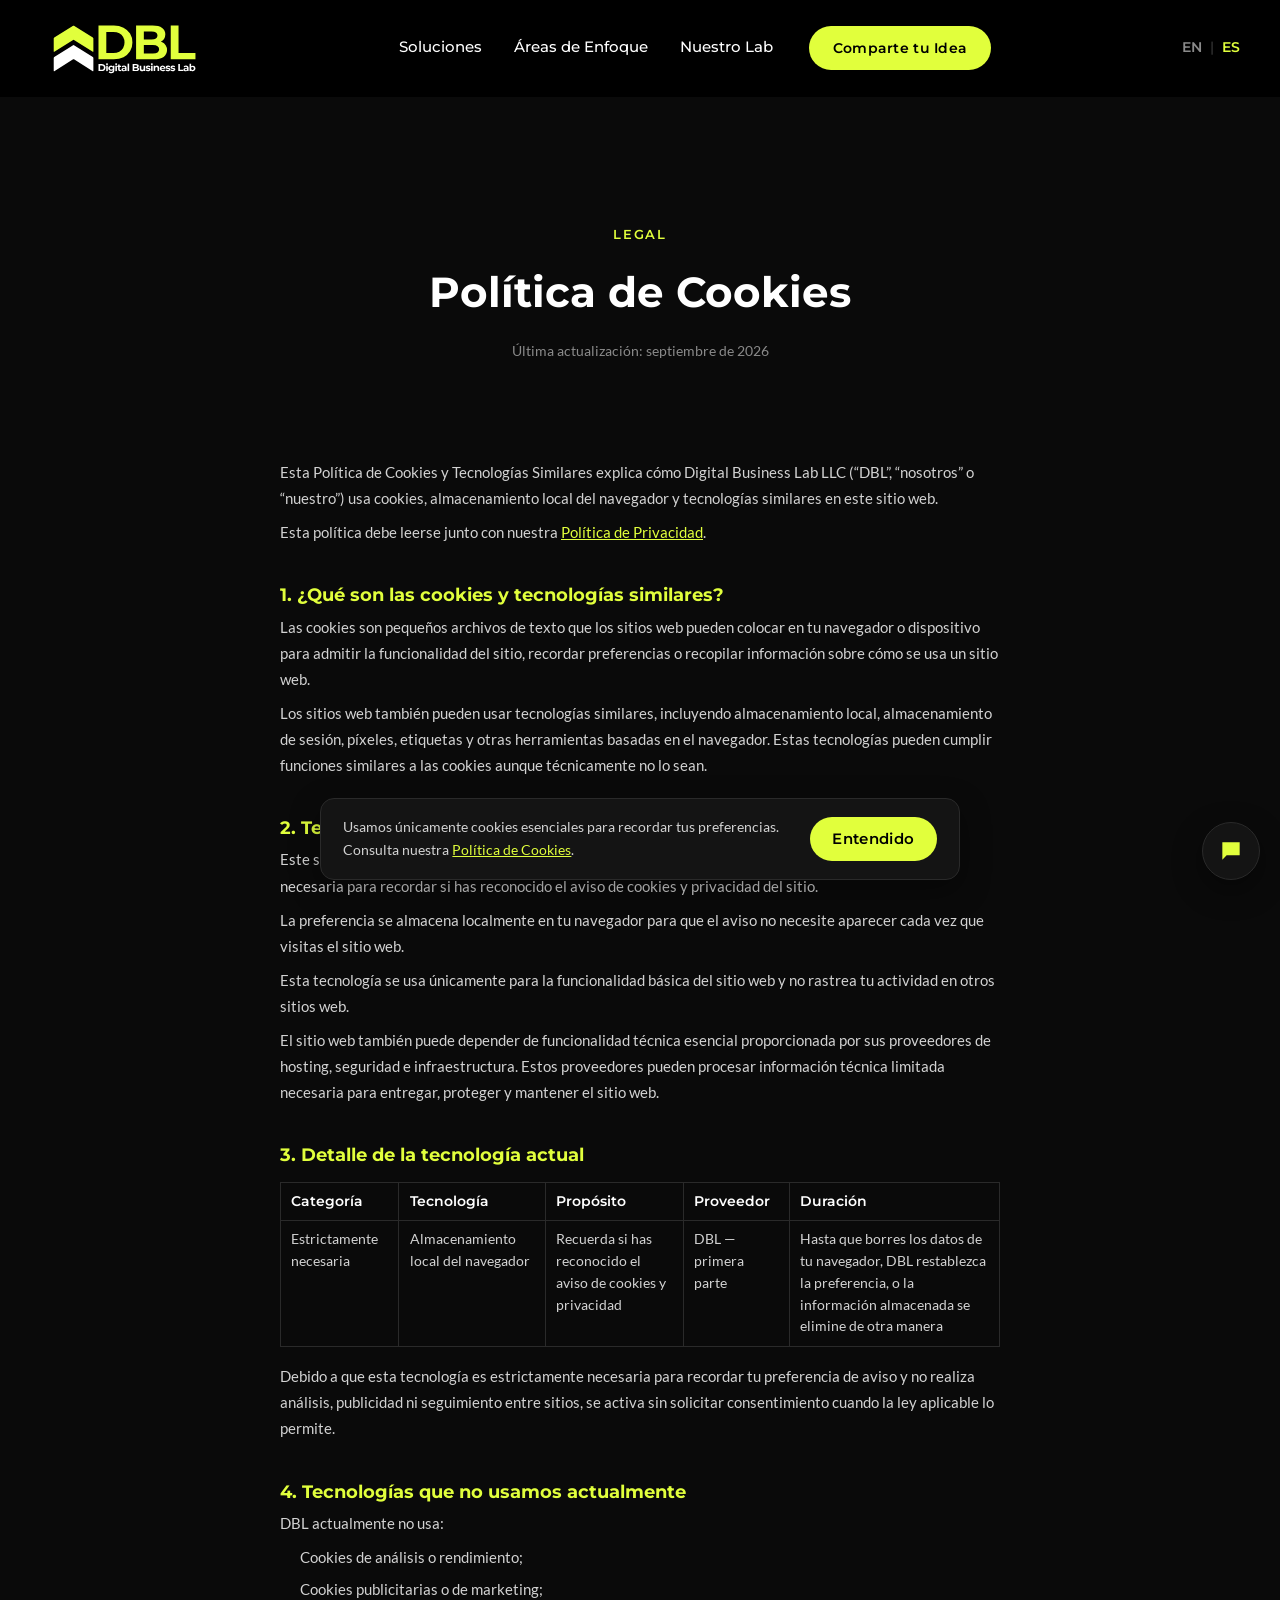
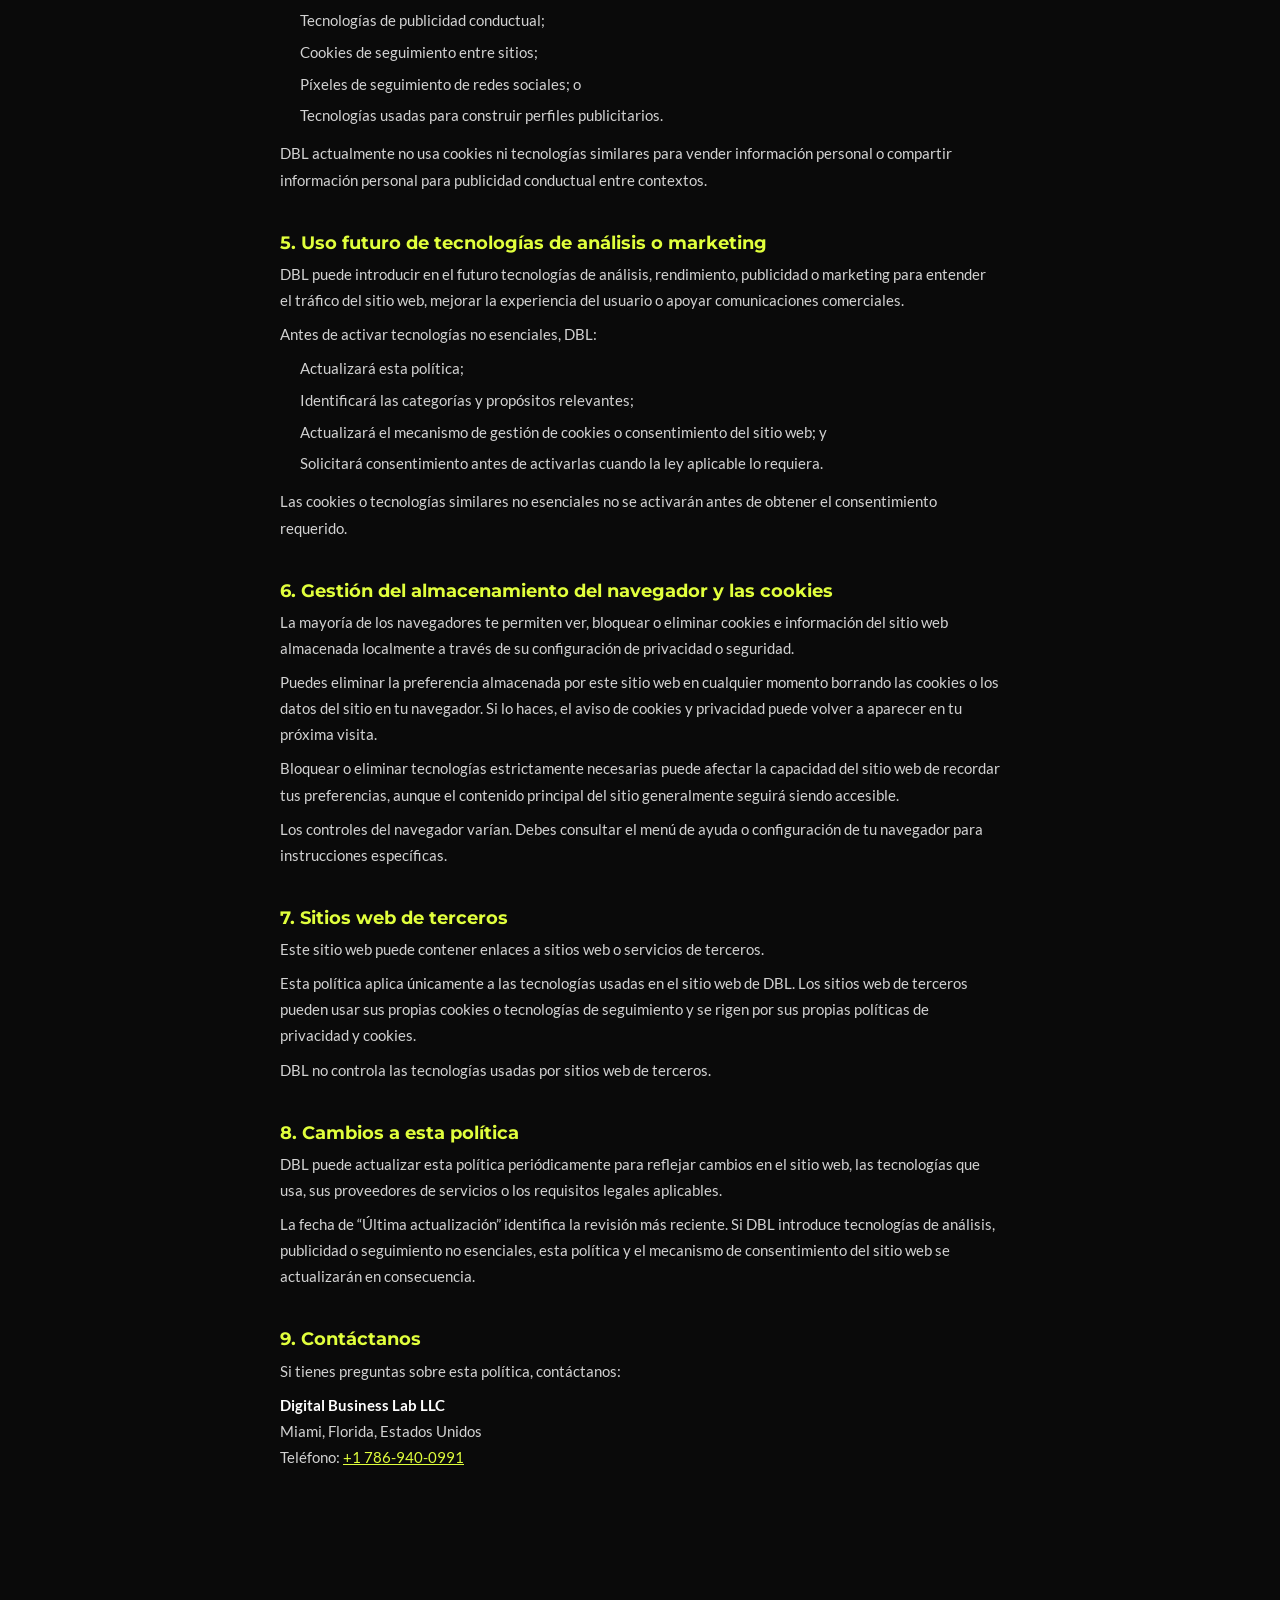
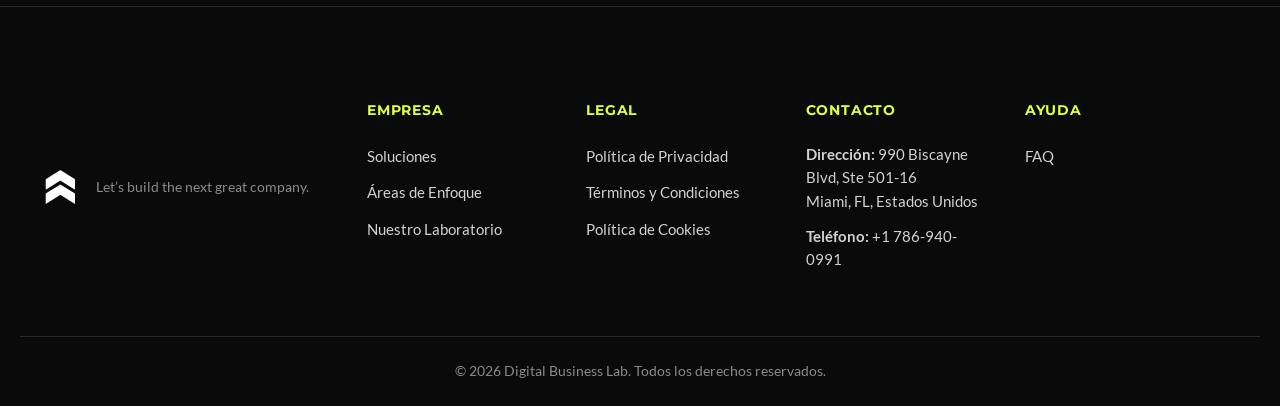
<file: es/cookies-policy.html>
<!DOCTYPE html>
<html lang="es">
<head>
  <meta charset="UTF-8">
  <meta name="viewport" content="width=device-width, initial-scale=1.0">
  <title>Política de Cookies | Digital Business Lab</title>
  <meta name="description" content="Política de Cookies de Digital Business Lab (DBL).">
  <meta name="theme-color" content="#000000">

  <meta http-equiv="X-Content-Type-Options" content="nosniff">
  <meta name="referrer" content="strict-origin-when-cross-origin">

  <link rel="icon" href="data:image/svg+xml,%3Csvg xmlns='http://www.w3.org/2000/svg' viewBox='0 0 100 100'%3E%3Cpath d='M50 15 L85 40 L70 40 L70 85 L30 85 L30 40 L15 40 Z' fill='%23E1FF3C'/%3E%3C/svg%3E">

  <link rel="stylesheet" href="../styles.css">
  <noscript><style>.reveal { opacity: 1 !important; transform: none !important; }</style></noscript>
</head>
<body>

  <a class="skip-link" href="index.html#main">Saltar al contenido</a>

  <!-- ============ NAVBAR ============ -->
  <header class="navbar" id="navbar">
    <div class="container navbar__inner">
      <a href="index.html#home" class="navbar__logo" aria-label="Digital Business Lab — Inicio">
        <svg viewBox="0 0 1116.49 452.19" class="navbar__logo-svg" role="img" aria-hidden="true">
          <path class="cls-1" d="M351.43,157,226.06,78.39a5.48,5.48,0,0,0-5.81,0L94.79,157a7.32,7.32,0,0,0-3.5,6.2v85.46a2.48,2.48,0,0,0,3.83,2L220.21,172.2a5.48,5.48,0,0,1,5.81,0l125.09,78.44a2.48,2.48,0,0,0,3.83-2V163.2A7.33,7.33,0,0,0,351.43,157Z"/><path class="cls-2" d="M351.43,286.27,226.06,207.65a5.53,5.53,0,0,0-5.81,0L94.79,286.27a7.32,7.32,0,0,0-3.5,6.2v85.46a2.48,2.48,0,0,0,3.83,2l125.09-78.43a5.48,5.48,0,0,1,5.81,0L351.11,379.9a2.48,2.48,0,0,0,3.83-2V292.47A7.33,7.33,0,0,0,351.43,286.27Z"/><path class="cls-1" d="M555.32,91Q527.43,77,490.9,77H389V301.37H490.9q36.54,0,64.42-13.94t43.58-39.1q15.71-25.15,15.7-59.13,0-34.29-15.7-59.28T555.32,91Zm-2.41,135.08a61.57,61.57,0,0,1-25.63,24.19q-16.51,8.5-38.94,8.49H440.91V119.66h47.43q22.43,0,38.94,8.49a62,62,0,0,1,25.63,24q9.14,15.54,9.14,37Q562.05,210.35,552.91,226.06Z"/><path class="cls-1" d="M810.09,186.8q-3-1.25-6.06-2.26A56.11,56.11,0,0,0,824.83,166q8.65-13,8.65-30.61,0-26.27-21.31-42.3T748.56,77H639V301.37H755q44.22,0,67-16.19t22.75-45q0-19.54-9.13-33T810.09,186.8Zm-67.94-70.66q18.9,0,29,6.57t10.1,19.7q0,13.47-10.1,20t-29,6.57h-51.6V116.14ZM781.73,255.7q-10.43,6.57-30.61,6.57H690.55V206.83h60.57q20.19,0,30.61,6.89t10.41,21Q792.14,249.13,781.73,255.7Z"/><polygon class="cls-1" points="921.29 259.06 921.29 77.04 869.38 77.04 869.38 301.37 1033.78 301.37 1033.78 259.06 921.29 259.06"/><path class="cls-2" d="M423.69,335.87A29.67,29.67,0,0,0,410.25,333H389v46.8h21.26a29.67,29.67,0,0,0,13.44-2.91,22.13,22.13,0,0,0,9.09-8.15,24.91,24.91,0,0,0,0-24.71A22.2,22.2,0,0,0,423.69,335.87Zm-.5,28.18a12.91,12.91,0,0,1-5.35,5.05,17.55,17.55,0,0,1-8.12,1.77h-9.9v-29h9.9a17.55,17.55,0,0,1,8.12,1.78,12.94,12.94,0,0,1,5.35,5,16.57,16.57,0,0,1,0,15.41Z"/><path class="cls-2" d="M450.3,328.72a6.88,6.88,0,0,0-4.68-1.57,6.58,6.58,0,0,0-4.68,1.67,5.65,5.65,0,0,0,0,8.29,6.62,6.62,0,0,0,4.68,1.67,6.49,6.49,0,0,0,4.71-1.71,5.71,5.71,0,0,0,1.77-4.31A5.12,5.12,0,0,0,450.3,328.72Z"/><rect class="cls-2" x="440.4" y="343.79" width="10.43" height="35.97"/><path class="cls-2" d="M484.66,348.35a12.24,12.24,0,0,0-3.88-3.25,16.85,16.85,0,0,0-8-1.84,19.05,19.05,0,0,0-9.06,2.14,16.7,16.7,0,0,0-6.49,6.05,17.3,17.3,0,0,0,6.49,24.4,18.84,18.84,0,0,0,9.06,2.17,16.63,16.63,0,0,0,8-1.87,12.07,12.07,0,0,0,3.34-2.65v1.58q0,4.88-2.5,7.35c-1.68,1.65-4.36,2.48-8.06,2.48a22.88,22.88,0,0,1-6.92-1.11,16.82,16.82,0,0,1-5.78-3l-4.15,7.49a21.41,21.41,0,0,0,7.86,3.71,38.57,38.57,0,0,0,9.79,1.23q9.76,0,15-4.74t5.21-14.78V343.79h-9.89Zm-1.61,16.9a8.09,8.09,0,0,1-3.34,3.11,11.37,11.37,0,0,1-9.76,0,8.38,8.38,0,0,1-3.38-3.11,9.33,9.33,0,0,1,0-9.26,8.5,8.5,0,0,1,3.38-3.07,11.37,11.37,0,0,1,9.76,0,8.2,8.2,0,0,1,3.34,3.07,9.46,9.46,0,0,1,0,9.26Z"/><rect class="cls-2" x="501.17" y="343.79" width="10.43" height="35.97"/><path class="cls-2" d="M511.06,328.72a6.85,6.85,0,0,0-4.68-1.57,6.57,6.57,0,0,0-4.67,1.67,5.65,5.65,0,0,0,0,8.29,6.61,6.61,0,0,0,4.67,1.67,6.5,6.5,0,0,0,4.72-1.71,5.71,5.71,0,0,0,1.77-4.31A5.09,5.09,0,0,0,511.06,328.72Z"/><path class="cls-2" d="M534.4,372a4.37,4.37,0,0,1-3.28-1.23,4.85,4.85,0,0,1-1.2-3.51V352.62h9v-8h-9v-8.76H519.49v8.76h-5.55v8h5.55v14.77q0,6.42,3.54,9.66t9.9,3.24a19.2,19.2,0,0,0,4.64-.56,11.5,11.5,0,0,0,3.85-1.71l-2.81-7.35A6.72,6.72,0,0,1,534.4,372Z"/><path class="cls-2" d="M571.5,347.14q-4.54-3.88-12.77-3.88a31.59,31.59,0,0,0-8.42,1.14,22.35,22.35,0,0,0-7.09,3.2l3.74,7.29a15.13,15.13,0,0,1,4.72-2.44,18.19,18.19,0,0,1,5.65-.9c2.8,0,4.89.62,6.25,1.87a6.73,6.73,0,0,1,2,5.21h-8.29a24,24,0,0,0-8.89,1.38,10.29,10.29,0,0,0-5,3.77,10.13,10.13,0,0,0-1.57,5.62,10,10,0,0,0,1.61,5.55,11,11,0,0,0,4.61,3.91,16.61,16.61,0,0,0,7.22,1.43,15,15,0,0,0,7.76-1.8,9.14,9.14,0,0,0,3.2-3.22v4.49H576V359.24Q576,351,571.5,347.14ZM562.61,372a9,9,0,0,1-4.68,1.24,7,7,0,0,1-4.31-1.17,3.75,3.75,0,0,1-1.57-3.18,3.82,3.82,0,0,1,1.37-3q1.37-1.2,5-1.2h7.16v3.67A7.14,7.14,0,0,1,562.61,372Z"/><rect class="cls-2" x="582.4" y="330.15" width="10.43" height="49.6"/><path class="cls-2" d="M651.72,355.86c-.41-.17-.84-.33-1.27-.47a11.75,11.75,0,0,0,4.35-3.88,11.24,11.24,0,0,0,1.8-6.38,10.5,10.5,0,0,0-4.44-8.82Q647.71,333,638.88,333H616v46.8h24.2q9.22,0,14-3.38a10.87,10.87,0,0,0,4.75-9.39,11.88,11.88,0,0,0-1.91-6.88A11.67,11.67,0,0,0,651.72,355.86Zm-14.17-14.74a11.15,11.15,0,0,1,6.05,1.37,4.57,4.57,0,0,1,2.1,4.11,4.65,4.65,0,0,1-2.1,4.18,11.15,11.15,0,0,1-6.05,1.37H626.78v-11Zm8.25,29.11a12,12,0,0,1-6.38,1.37H626.78V360h12.64a11.59,11.59,0,0,1,6.38,1.44,4.87,4.87,0,0,1,2.18,4.37A4.79,4.79,0,0,1,645.8,370.23Z"/><path class="cls-2" d="M689.16,361.58a12.29,12.29,0,0,1-1.07,5.44,7.2,7.2,0,0,1-2.94,3.21,8.72,8.72,0,0,1-4.28,1,6.86,6.86,0,0,1-5.38-2.11q-1.9-2.1-1.91-6.58V343.79H663.15v20.33a19,19,0,0,0,1.94,9.12,12.28,12.28,0,0,0,5.45,5.32,17.74,17.74,0,0,0,8,1.73,15.78,15.78,0,0,0,7.65-1.9,12.05,12.05,0,0,0,3.51-2.86v4.23h9.9v-36H689.16Z"/><path class="cls-2" d="M731,360.87a16.86,16.86,0,0,0-4.24-1.7,38.87,38.87,0,0,0-4.65-.9c-1.54-.2-3-.44-4.24-.71a10.6,10.6,0,0,1-3.11-1.06,2.18,2.18,0,0,1-1.17-2,2.76,2.76,0,0,1,1.6-2.41,10.56,10.56,0,0,1,5.08-.93,24.26,24.26,0,0,1,5.12.57,17.54,17.54,0,0,1,5.25,2.1l3.47-7.42a20.55,20.55,0,0,0-6.35-2.34,36.64,36.64,0,0,0-7.49-.8,24,24,0,0,0-9,1.5,13.13,13.13,0,0,0-5.72,4.11,9.69,9.69,0,0,0-2,6,9.58,9.58,0,0,0,1.17,5,8.66,8.66,0,0,0,3.11,3.08,15.32,15.32,0,0,0,4.27,1.7c1.56.38,3.11.68,4.65.91s3,.44,4.25.67a10.23,10.23,0,0,1,3.1,1,2.06,2.06,0,0,1,1.17,1.91,2.67,2.67,0,0,1-1.5,2.41,10.88,10.88,0,0,1-5.11.87,24.28,24.28,0,0,1-6.66-1,22.89,22.89,0,0,1-5.84-2.51l-3.48,7.49a21.93,21.93,0,0,0,6.72,2.77,34.86,34.86,0,0,0,8.86,1.1,25.41,25.41,0,0,0,9.19-1.47,13.18,13.18,0,0,0,5.78-4,9.36,9.36,0,0,0,2-5.92,9.22,9.22,0,0,0-1.21-5A9,9,0,0,0,731,360.87Z"/><path class="cls-2" d="M748.52,328.72a6.85,6.85,0,0,0-4.68-1.57,6.61,6.61,0,0,0-4.68,1.67,5.67,5.67,0,0,0,0,8.29,6.66,6.66,0,0,0,4.68,1.67,6.53,6.53,0,0,0,4.72-1.71,5.71,5.71,0,0,0,1.77-4.31A5.09,5.09,0,0,0,748.52,328.72Z"/><rect class="cls-2" x="738.63" y="343.79" width="10.43" height="35.97"/><path class="cls-2" d="M785.19,345a16.81,16.81,0,0,0-7.65-1.7,17,17,0,0,0-8.23,1.94,13.16,13.16,0,0,0-3.67,2.88v-4.29h-10v36H766.1V362a11.84,11.84,0,0,1,1.11-5.48,7.16,7.16,0,0,1,3.07-3.18,9.45,9.45,0,0,1,4.45-1,6.93,6.93,0,0,1,5.38,2.08q1.9,2.07,1.9,6.41v19h10.43V359.17a18.51,18.51,0,0,0-1.93-9A12.45,12.45,0,0,0,785.19,345Z"/><path class="cls-2" d="M825.1,345.5a21.46,21.46,0,0,0-19.35.13,17.85,17.85,0,0,0-6.86,6.55,18.32,18.32,0,0,0-2.5,9.6,17.5,17.5,0,0,0,9.72,16.11,25.53,25.53,0,0,0,19.43.9,16.17,16.17,0,0,0,6.21-4.31l-5.55-6a12.32,12.32,0,0,1-4,2.61,13.56,13.56,0,0,1-5.05.87,12.47,12.47,0,0,1-5.58-1.17,8.49,8.49,0,0,1-3.68-3.41,9.48,9.48,0,0,1-1-2.64h27.2c0-.45.09-.93.14-1.44s.06-1,.06-1.37a19.23,19.23,0,0,0-2.47-10A16.73,16.73,0,0,0,825.1,345.5Zm-14.17,6.82a9.3,9.3,0,0,1,4.71-1.17,9.13,9.13,0,0,1,4.68,1.17,8.29,8.29,0,0,1,3.14,3.24,9,9,0,0,1,1,3.07H806.76a9.29,9.29,0,0,1,1-3A8.2,8.2,0,0,1,810.93,352.32Z"/><path class="cls-2" d="M866.05,363.88a9,9,0,0,0-3.11-3,16.93,16.93,0,0,0-4.25-1.7,38.71,38.71,0,0,0-4.64-.9c-1.54-.2-3-.44-4.25-.71a10.71,10.71,0,0,1-3.11-1.06,2.18,2.18,0,0,1-1.17-2,2.77,2.77,0,0,1,1.61-2.41,10.53,10.53,0,0,1,5.08-.93,24.17,24.17,0,0,1,5.11.57,17.54,17.54,0,0,1,5.25,2.1l3.48-7.42a20.65,20.65,0,0,0-6.35-2.34,36.64,36.64,0,0,0-7.49-.8,24.07,24.07,0,0,0-9,1.5,13.19,13.19,0,0,0-5.72,4.11,9.75,9.75,0,0,0-2,6,9.58,9.58,0,0,0,1.17,5,8.74,8.74,0,0,0,3.11,3.08,15.38,15.38,0,0,0,4.28,1.7c1.56.38,3.11.68,4.65.91s3,.44,4.24.67a10.3,10.3,0,0,1,3.11,1,2.06,2.06,0,0,1,1.17,1.91,2.67,2.67,0,0,1-1.5,2.41,10.93,10.93,0,0,1-5.12.87,24.27,24.27,0,0,1-6.65-1,23.12,23.12,0,0,1-5.85-2.51l-3.48,7.49a21.93,21.93,0,0,0,6.72,2.77,34.92,34.92,0,0,0,8.86,1.1,25.41,25.41,0,0,0,9.19-1.47,13.16,13.16,0,0,0,5.79-4,9.41,9.41,0,0,0,2-5.92A9.23,9.23,0,0,0,866.05,363.88Z"/><path class="cls-2" d="M895.36,360.87a16.86,16.86,0,0,0-4.24-1.7,38.87,38.87,0,0,0-4.65-.9c-1.54-.2-3-.44-4.24-.71a10.6,10.6,0,0,1-3.11-1.06,2.18,2.18,0,0,1-1.17-2,2.76,2.76,0,0,1,1.6-2.41,10.53,10.53,0,0,1,5.08-.93,24.26,24.26,0,0,1,5.12.57,17.39,17.39,0,0,1,5.24,2.1l3.48-7.42a20.55,20.55,0,0,0-6.35-2.34,36.64,36.64,0,0,0-7.49-.8,24.11,24.11,0,0,0-9,1.5,13.15,13.15,0,0,0-5.71,4.11,9.69,9.69,0,0,0-2,6,9.58,9.58,0,0,0,1.17,5,8.71,8.71,0,0,0,3.1,3.08,15.5,15.5,0,0,0,4.28,1.7c1.56.38,3.11.68,4.65.91s2.95.44,4.24.67a10.21,10.21,0,0,1,3.11,1,2.06,2.06,0,0,1,1.17,1.91,2.67,2.67,0,0,1-1.5,2.41,10.9,10.9,0,0,1-5.12.87,24.27,24.27,0,0,1-6.65-1,23.12,23.12,0,0,1-5.85-2.51l-3.47,7.49a21.82,21.82,0,0,0,6.72,2.77,34.84,34.84,0,0,0,8.85,1.1,25.46,25.46,0,0,0,9.2-1.47,13.18,13.18,0,0,0,5.78-4,9.35,9.35,0,0,0,2-5.92,9.23,9.23,0,0,0-1.2-5A9,9,0,0,0,895.36,360.87Z"/><polygon class="cls-2" points="930.42 332.96 919.6 332.96 919.6 379.76 953.89 379.76 953.89 370.94 930.42 370.94 930.42 332.96"/><path class="cls-2" d="M983.71,347.14q-4.56-3.88-12.77-3.88a31.67,31.67,0,0,0-8.43,1.14,22.39,22.39,0,0,0-7.08,3.2l3.74,7.29a15,15,0,0,1,4.71-2.44,18.24,18.24,0,0,1,5.65-.9q4.22,0,6.25,1.87a6.73,6.73,0,0,1,2,5.21h-8.29a24,24,0,0,0-8.89,1.38,10.31,10.31,0,0,0-5,3.77,10.63,10.63,0,0,0,0,11.17,11,11,0,0,0,4.62,3.91,16.57,16.57,0,0,0,7.22,1.43,14.92,14.92,0,0,0,7.75-1.8,9.08,9.08,0,0,0,3.21-3.22v4.49h9.76V359.24Q988.25,351,983.71,347.14Zm-8.9,24.9a9,9,0,0,1-4.68,1.24,7.09,7.09,0,0,1-4.31-1.17,3.77,3.77,0,0,1-1.57-3.18,3.85,3.85,0,0,1,1.37-3q1.38-1.2,5-1.2h7.15v3.67A7,7,0,0,1,974.81,372Z"/><path class="cls-2" d="M1031.4,352a16.82,16.82,0,0,0-6.41-6.42,18.38,18.38,0,0,0-9.13-2.27,15.44,15.44,0,0,0-8,2,12.06,12.06,0,0,0-2.88,2.36V330.15H994.6v49.61h10v-4.17a12,12,0,0,0,3.15,2.7,15.76,15.76,0,0,0,8.15,2A18.08,18.08,0,0,0,1025,378a17,17,0,0,0,6.41-6.45,21.35,21.35,0,0,0,0-19.59ZM1022,367.09a8.73,8.73,0,0,1-7.92,4.65,9.07,9.07,0,0,1-4.68-1.21,8.44,8.44,0,0,1-3.28-3.44,12.44,12.44,0,0,1,0-10.66,8.55,8.55,0,0,1,3.28-3.41,9.16,9.16,0,0,1,4.68-1.2,8.74,8.74,0,0,1,7.92,4.61,12.16,12.16,0,0,1,0,10.66Z"/>
        </svg>
      </a>

      <nav class="navbar__nav" id="primary-nav" aria-label="Principal">
        <ul class="navbar__links">
          <li><a href="index.html#solutions">Soluciones</a></li>
          <li><a href="index.html#focus-areas">Áreas de Enfoque</a></li>
          <li><a href="index.html#about">Nuestro Lab</a></li>
        </ul>
        <a href="index.html#build-with-us" class="btn btn--primary navbar__cta">Comparte tu Idea</a>
      </nav>

      <div class="lang-switch" aria-label="Idioma">
        <a href="../cookies-policy.html" class="lang-switch__link">EN</a>
        <span class="lang-switch__sep" aria-hidden="true">|</span>
        <a href="cookies-policy.html" class="lang-switch__link is-active">ES</a>
      </div>

      <button class="navbar__toggle" id="navToggle" aria-expanded="false" aria-controls="primary-nav" aria-label="Abrir o cerrar el menú de navegación">
        <span></span><span></span><span></span>
      </button>
    </div>
  </header>

  <main id="main">
    <section class="section section--alt" id="cookies-policy">
      <div class="container legal">
        <p class="eyebrow eyebrow--center">Legal</p>
        <h2 class="section__title reveal">Política de Cookies</h2>
        <p class="legal__updated">Última actualización: septiembre de 2026</p>

        <div class="legal__body">
          <p>Esta Política de Cookies y Tecnologías Similares explica cómo Digital Business Lab LLC (&ldquo;DBL&rdquo;, &ldquo;nosotros&rdquo; o &ldquo;nuestro&rdquo;) usa cookies, almacenamiento local del navegador y tecnologías similares en este sitio web.</p>
          <p>Esta política debe leerse junto con nuestra <a href="privacy-policy.html">Política de Privacidad</a>.</p>

          <h3>1. ¿Qué son las cookies y tecnologías similares?</h3>
          <p>Las cookies son pequeños archivos de texto que los sitios web pueden colocar en tu navegador o dispositivo para admitir la funcionalidad del sitio, recordar preferencias o recopilar información sobre cómo se usa un sitio web.</p>
          <p>Los sitios web también pueden usar tecnologías similares, incluyendo almacenamiento local, almacenamiento de sesión, píxeles, etiquetas y otras herramientas basadas en el navegador. Estas tecnologías pueden cumplir funciones similares a las cookies aunque técnicamente no lo sean.</p>

          <h3>2. Tecnologías que usamos actualmente</h3>
          <p>Este sitio web actualmente usa únicamente tecnología de almacenamiento del navegador estrictamente necesaria para recordar si has reconocido el aviso de cookies y privacidad del sitio.</p>
          <p>La preferencia se almacena localmente en tu navegador para que el aviso no necesite aparecer cada vez que visitas el sitio web.</p>
          <p>Esta tecnología se usa únicamente para la funcionalidad básica del sitio web y no rastrea tu actividad en otros sitios web.</p>
          <p>El sitio web también puede depender de funcionalidad técnica esencial proporcionada por sus proveedores de hosting, seguridad e infraestructura. Estos proveedores pueden procesar información técnica limitada necesaria para entregar, proteger y mantener el sitio web.</p>

          <h3>3. Detalle de la tecnología actual</h3>
          <div style="overflow-x:auto;">
            <table>
              <thead>
                <tr><th>Categoría</th><th>Tecnología</th><th>Propósito</th><th>Proveedor</th><th>Duración</th></tr>
              </thead>
              <tbody>
                <tr>
                  <td>Estrictamente necesaria</td>
                  <td>Almacenamiento local del navegador</td>
                  <td>Recuerda si has reconocido el aviso de cookies y privacidad</td>
                  <td>DBL &mdash; primera parte</td>
                  <td>Hasta que borres los datos de tu navegador, DBL restablezca la preferencia, o la información almacenada se elimine de otra manera</td>
                </tr>
              </tbody>
            </table>
          </div>
          <p>Debido a que esta tecnología es estrictamente necesaria para recordar tu preferencia de aviso y no realiza análisis, publicidad ni seguimiento entre sitios, se activa sin solicitar consentimiento cuando la ley aplicable lo permite.</p>

          <h3>4. Tecnologías que no usamos actualmente</h3>
          <p>DBL actualmente no usa:</p>
          <ul>
            <li>Cookies de análisis o rendimiento;</li>
            <li>Cookies publicitarias o de marketing;</li>
            <li>Tecnologías de publicidad conductual;</li>
            <li>Cookies de seguimiento entre sitios;</li>
            <li>Píxeles de seguimiento de redes sociales; o</li>
            <li>Tecnologías usadas para construir perfiles publicitarios.</li>
          </ul>
          <p>DBL actualmente no usa cookies ni tecnologías similares para vender información personal o compartir información personal para publicidad conductual entre contextos.</p>

          <h3>5. Uso futuro de tecnologías de análisis o marketing</h3>
          <p>DBL puede introducir en el futuro tecnologías de análisis, rendimiento, publicidad o marketing para entender el tráfico del sitio web, mejorar la experiencia del usuario o apoyar comunicaciones comerciales.</p>
          <p>Antes de activar tecnologías no esenciales, DBL:</p>
          <ul>
            <li>Actualizará esta política;</li>
            <li>Identificará las categorías y propósitos relevantes;</li>
            <li>Actualizará el mecanismo de gestión de cookies o consentimiento del sitio web; y</li>
            <li>Solicitará consentimiento antes de activarlas cuando la ley aplicable lo requiera.</li>
          </ul>
          <p>Las cookies o tecnologías similares no esenciales no se activarán antes de obtener el consentimiento requerido.</p>

          <h3>6. Gestión del almacenamiento del navegador y las cookies</h3>
          <p>La mayoría de los navegadores te permiten ver, bloquear o eliminar cookies e información del sitio web almacenada localmente a través de su configuración de privacidad o seguridad.</p>
          <p>Puedes eliminar la preferencia almacenada por este sitio web en cualquier momento borrando las cookies o los datos del sitio en tu navegador. Si lo haces, el aviso de cookies y privacidad puede volver a aparecer en tu próxima visita.</p>
          <p>Bloquear o eliminar tecnologías estrictamente necesarias puede afectar la capacidad del sitio web de recordar tus preferencias, aunque el contenido principal del sitio generalmente seguirá siendo accesible.</p>
          <p>Los controles del navegador varían. Debes consultar el menú de ayuda o configuración de tu navegador para instrucciones específicas.</p>

          <h3>7. Sitios web de terceros</h3>
          <p>Este sitio web puede contener enlaces a sitios web o servicios de terceros.</p>
          <p>Esta política aplica únicamente a las tecnologías usadas en el sitio web de DBL. Los sitios web de terceros pueden usar sus propias cookies o tecnologías de seguimiento y se rigen por sus propias políticas de privacidad y cookies.</p>
          <p>DBL no controla las tecnologías usadas por sitios web de terceros.</p>

          <h3>8. Cambios a esta política</h3>
          <p>DBL puede actualizar esta política periódicamente para reflejar cambios en el sitio web, las tecnologías que usa, sus proveedores de servicios o los requisitos legales aplicables.</p>
          <p>La fecha de &ldquo;Última actualización&rdquo; identifica la revisión más reciente. Si DBL introduce tecnologías de análisis, publicidad o seguimiento no esenciales, esta política y el mecanismo de consentimiento del sitio web se actualizarán en consecuencia.</p>

          <h3>9. Contáctanos</h3>
          <p>Si tienes preguntas sobre esta política, contáctanos:</p>
          <p><strong>Digital Business Lab LLC</strong><br>
          Miami, Florida, Estados Unidos<br>
          Teléfono: <a href="https://wa.me/17869400991" target="_blank" rel="noopener">+1 786-940-0991</a></p>
        </div>
      </div>
    </section>
  </main>

  <!-- ============ FOOTER ============ -->
  <footer class="footer">
    <div class="container footer__inner">
      <div class="footer__brand">
        <svg viewBox="0 0 448.15 452.19" class="footer__logo-svg" role="img" aria-label="Digital Business Lab">
          <path class="cls-2" d="M391.45,135.74,234,37a6.91,6.91,0,0,0-7.3,0L69.05,135.74a9.22,9.22,0,0,0-4.41,7.79V250.89a3.12,3.12,0,0,0,4.82,2.48L226.6,154.83a6.91,6.91,0,0,1,7.3,0L391,253.37a3.12,3.12,0,0,0,4.81-2.48V143.53A9.21,9.21,0,0,0,391.45,135.74Z"/>
          <path class="cls-2" d="M391.45,298.13,234,199.37a6.91,6.91,0,0,0-7.3,0L69.05,298.13a9.22,9.22,0,0,0-4.41,7.79V413.28a3.12,3.12,0,0,0,4.82,2.48L226.6,317.22a6.91,6.91,0,0,1,7.3,0L391,415.76a3.12,3.12,0,0,0,4.81-2.48V305.92A9.21,9.21,0,0,0,391.45,298.13Z"/>
        </svg>
        <p class="footer__tagline">Let&rsquo;s build the next great company.</p>
      </div>

      <div class="footer__col">
        <h4>Empresa</h4>
        <ul>
          <li><a href="index.html#solutions">Soluciones</a></li>
          <li><a href="index.html#focus-areas">Áreas de Enfoque</a></li>
          <li><a href="index.html#about">Nuestro Laboratorio</a></li>
        </ul>
      </div>

      <div class="footer__col">
        <h4>Legal</h4>
        <ul>
          <li><a href="privacy-policy.html">Política de Privacidad</a></li>
          <li><a href="terms-and-conditions.html">Términos y Condiciones</a></li>
          <li><a href="cookies-policy.html">Política de Cookies</a></li>
        </ul>
      </div>

      <div class="footer__col">
        <h4>Contacto</h4>
        <ul class="footer__contact">
          <li><strong>Dirección:</strong> 990 Biscayne Blvd, Ste 501-16<br>Miami, FL, Estados Unidos</li>
          <li><strong>Teléfono:</strong> <a href="https://wa.me/17869400991" target="_blank" rel="noopener">+1 786-940-0991</a></li>
        </ul>
      </div>

      <div class="footer__col">
        <h4>Ayuda</h4>
        <ul>
          <li><a href="index.html#faq">FAQ</a></li>
        </ul>
      </div>
    </div>

    <div class="container footer__bottom">
      <p>&copy; <span id="year"></span> Digital Business Lab. Todos los derechos reservados.</p>
    </div>
  </footer>

  <!-- ============ CHAT PLACEHOLDER ============ -->
  <!-- No live-chat provider connected yet. Once the client sets up a widget
       (e.g. Tawk.to, Crisp), replace this button+popover with the provider's
       embed script and remove the #chatPopover markup and its JS handlers. -->
  <div class="chat-widget">
    <div class="chat-popover" id="chatPopover" role="status" hidden>
      <p><strong>Chat</strong> — Próximamente.</p>
      <p>Mientras tanto, llámanos al: <a href="https://wa.me/17869400991" target="_blank" rel="noopener">+1 786-940-0991</a></p>
    </div>
    <button type="button" class="chat-toggle" id="chatToggle" aria-expanded="false" aria-controls="chatPopover" aria-label="Chatea con nosotros">
      <svg viewBox="0 0 24 24" fill="none" aria-hidden="true">
        <path d="M4 4h16v12H8l-4 4V4z" fill="var(--color-accent)"/>
      </svg>
    </button>
  </div>

  <!-- ============ COOKIE CONSENT BANNER ============ -->
  <div class="cookie-banner" id="cookieBanner" role="dialog" aria-live="polite" aria-label="Aviso de cookies" hidden>
    <p>Usamos únicamente cookies esenciales para recordar tus preferencias. Consulta nuestra <a href="cookies-policy.html">Política de Cookies</a>.</p>
    <button type="button" class="btn btn--primary" id="cookieAccept">Entendido</button>
  </div>

  <script src="../script.js"></script>

  <!--
  +------------------------------------------+
  |  CHECKLIST DE SEGURIDAD PARA EL HOSTING   |
  +------------------------------------------+
  [ ] Activar HTTPS con certificado SSL (Let's Encrypt / automático en Vercel)
  [ ] Redirigir todo HTTP → HTTPS (301) (automático en Vercel)
  [ ] Activar HSTS: Strict-Transport-Security: max-age=31536000 (ver vercel.json)
  [ ] Confirmar que los headers de vercel.json se están aplicando (CSP, X-Frame-Options,
      X-Content-Type-Options, Referrer-Policy, Permissions-Policy)
  [ ] Desactivar listado de directorios
  [ ] Habilitar firewall de aplicaciones web (recomendado: Cloudflare free, si se usa
      un dominio propio en frente de Vercel)
  [ ] Configurar backups automáticos (Vercel + GitHub ya versionan el código)
  [ ] Conectar el formulario "Build With Us" a Formspree/EmailJS con rate-limiting
      y validación server-side antes de recibir tráfico real
  [ ] Revisar el contenido de Privacy Policy / Terms & Conditions con un abogado
      antes de publicar el sitio en producción
  -->

</body>
</html>
</file>
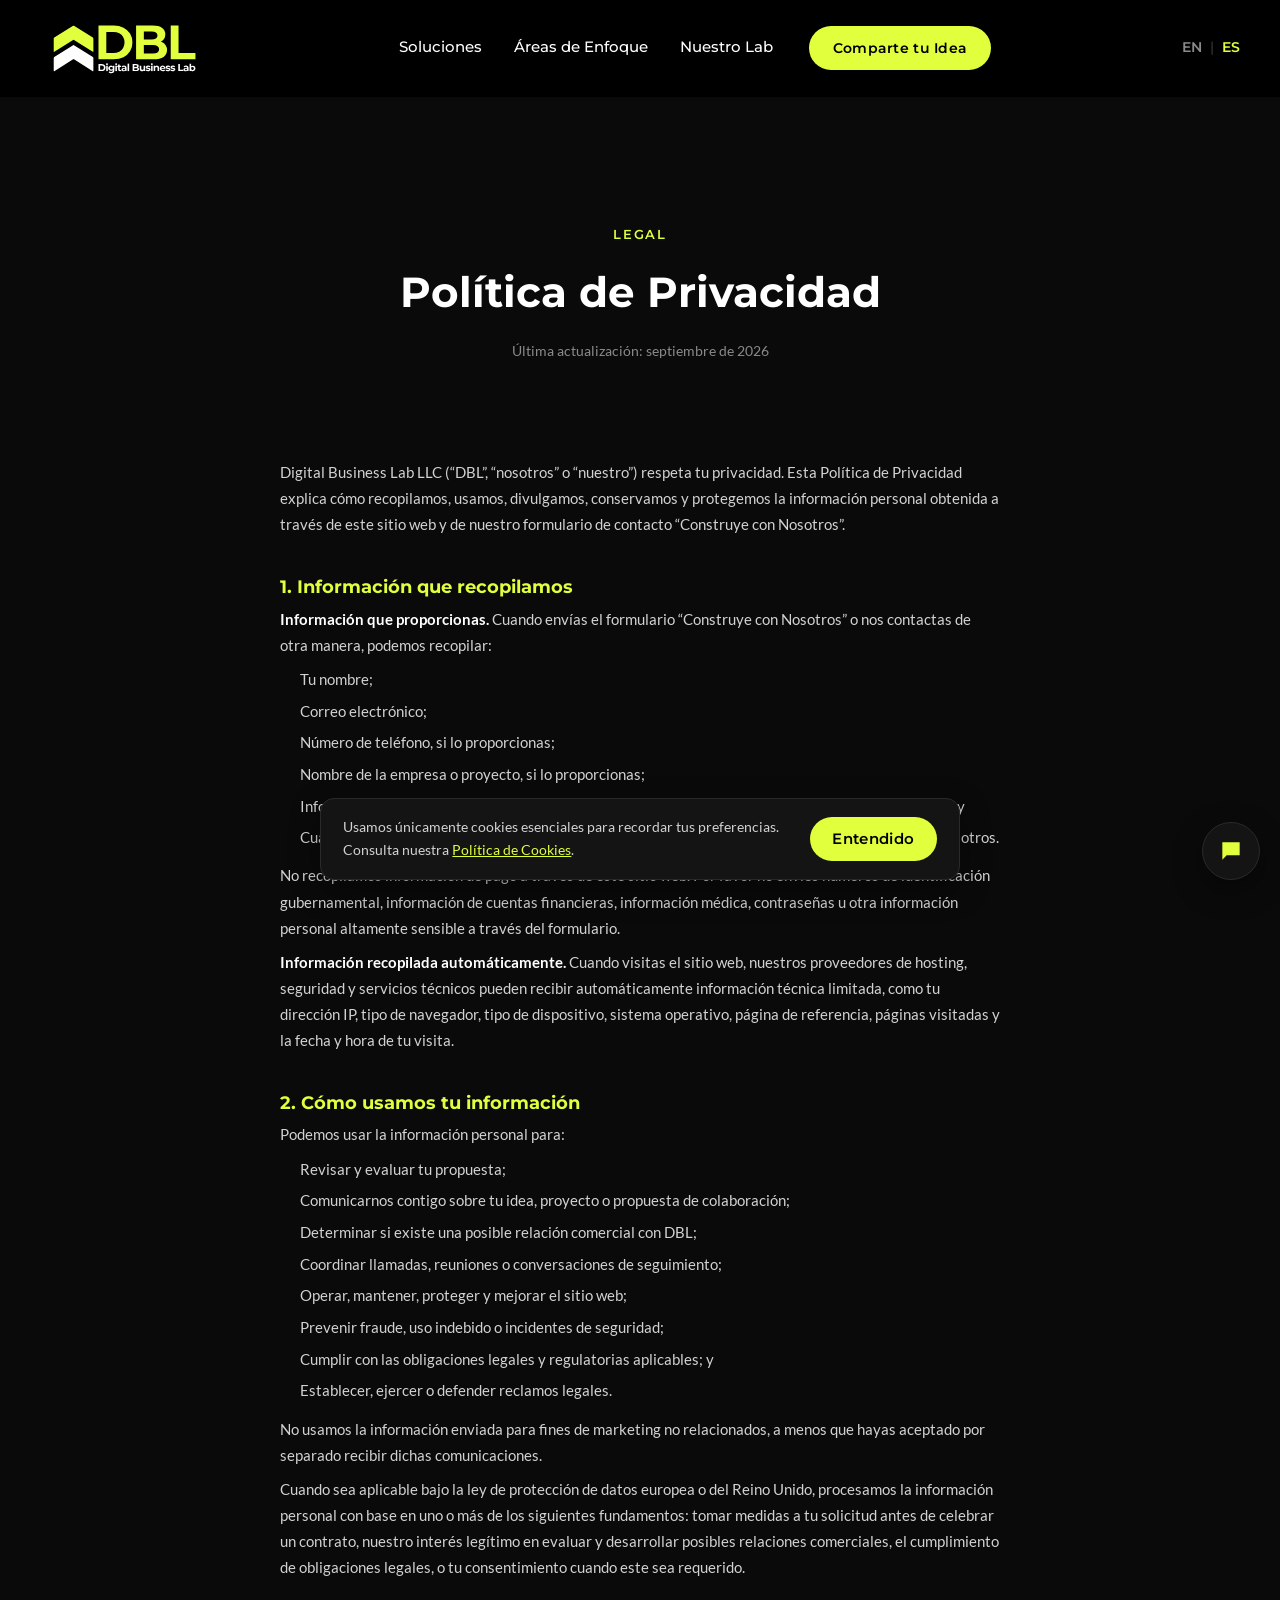
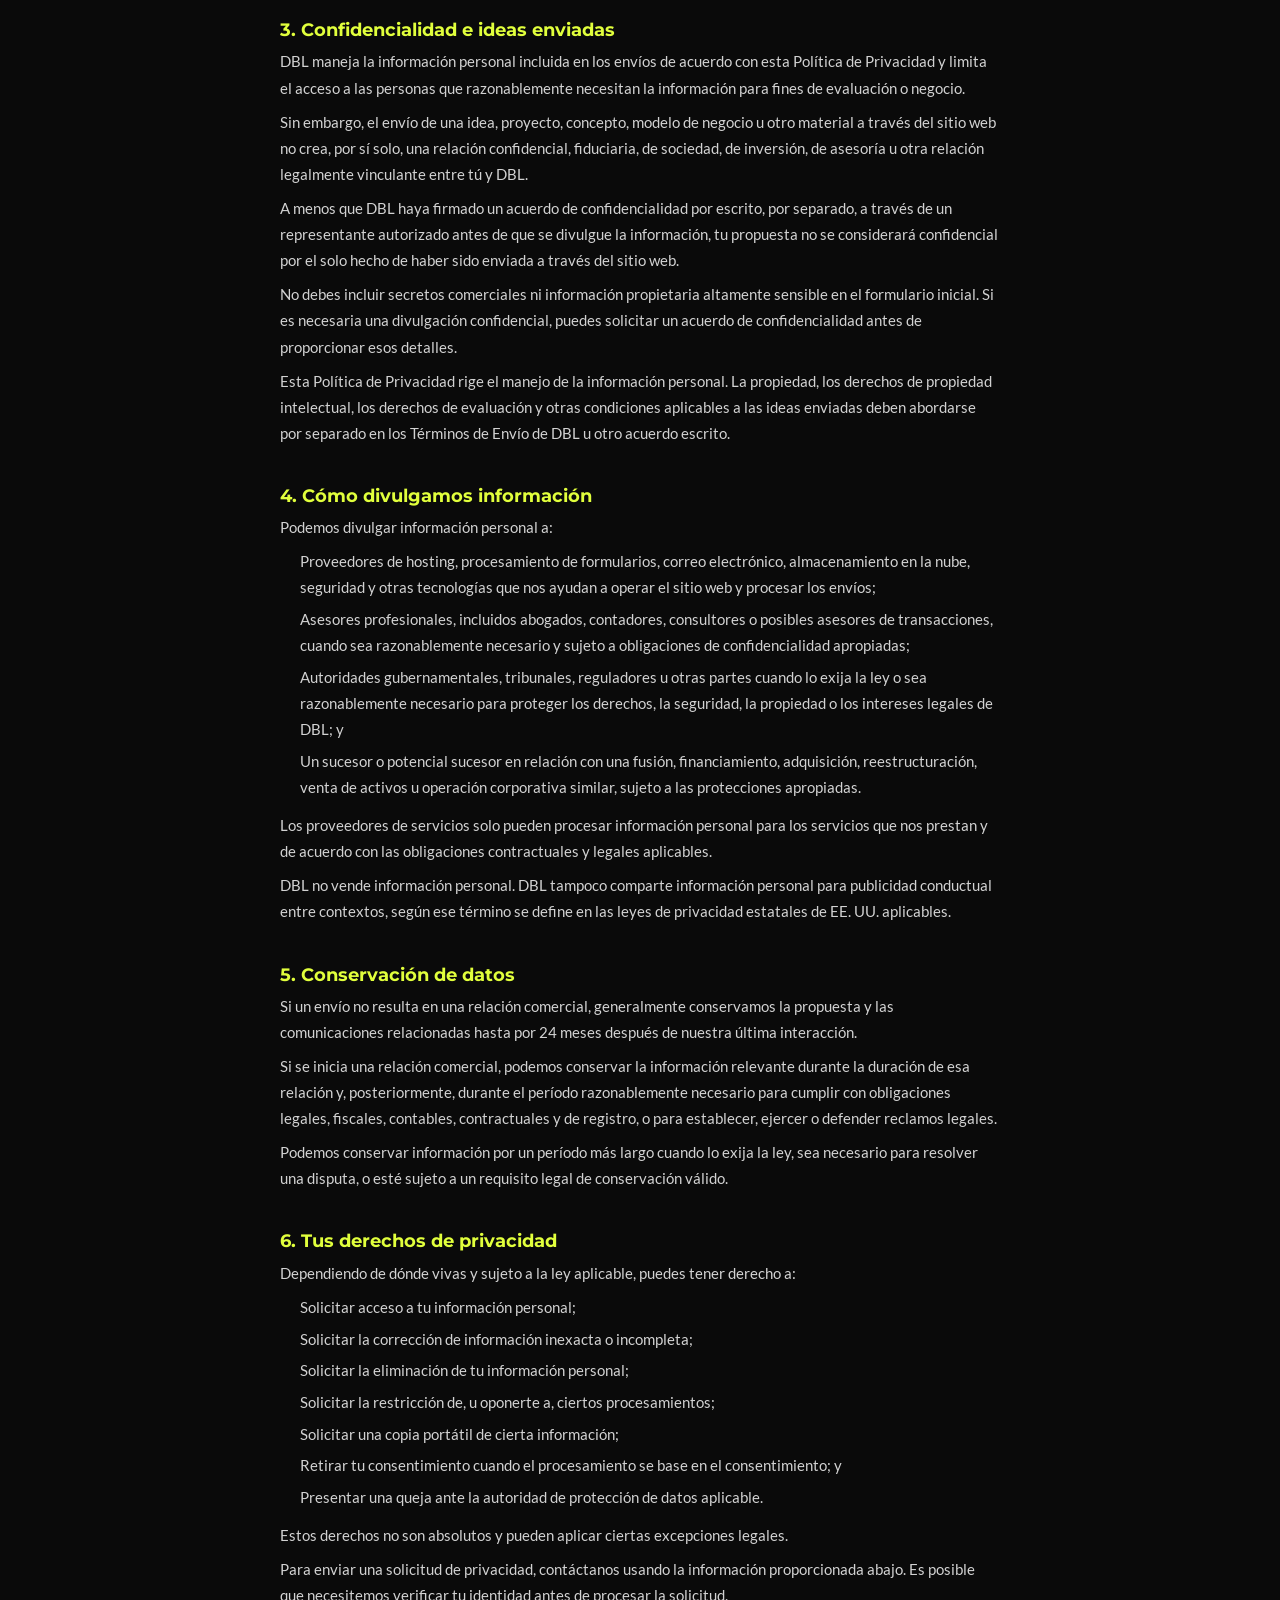
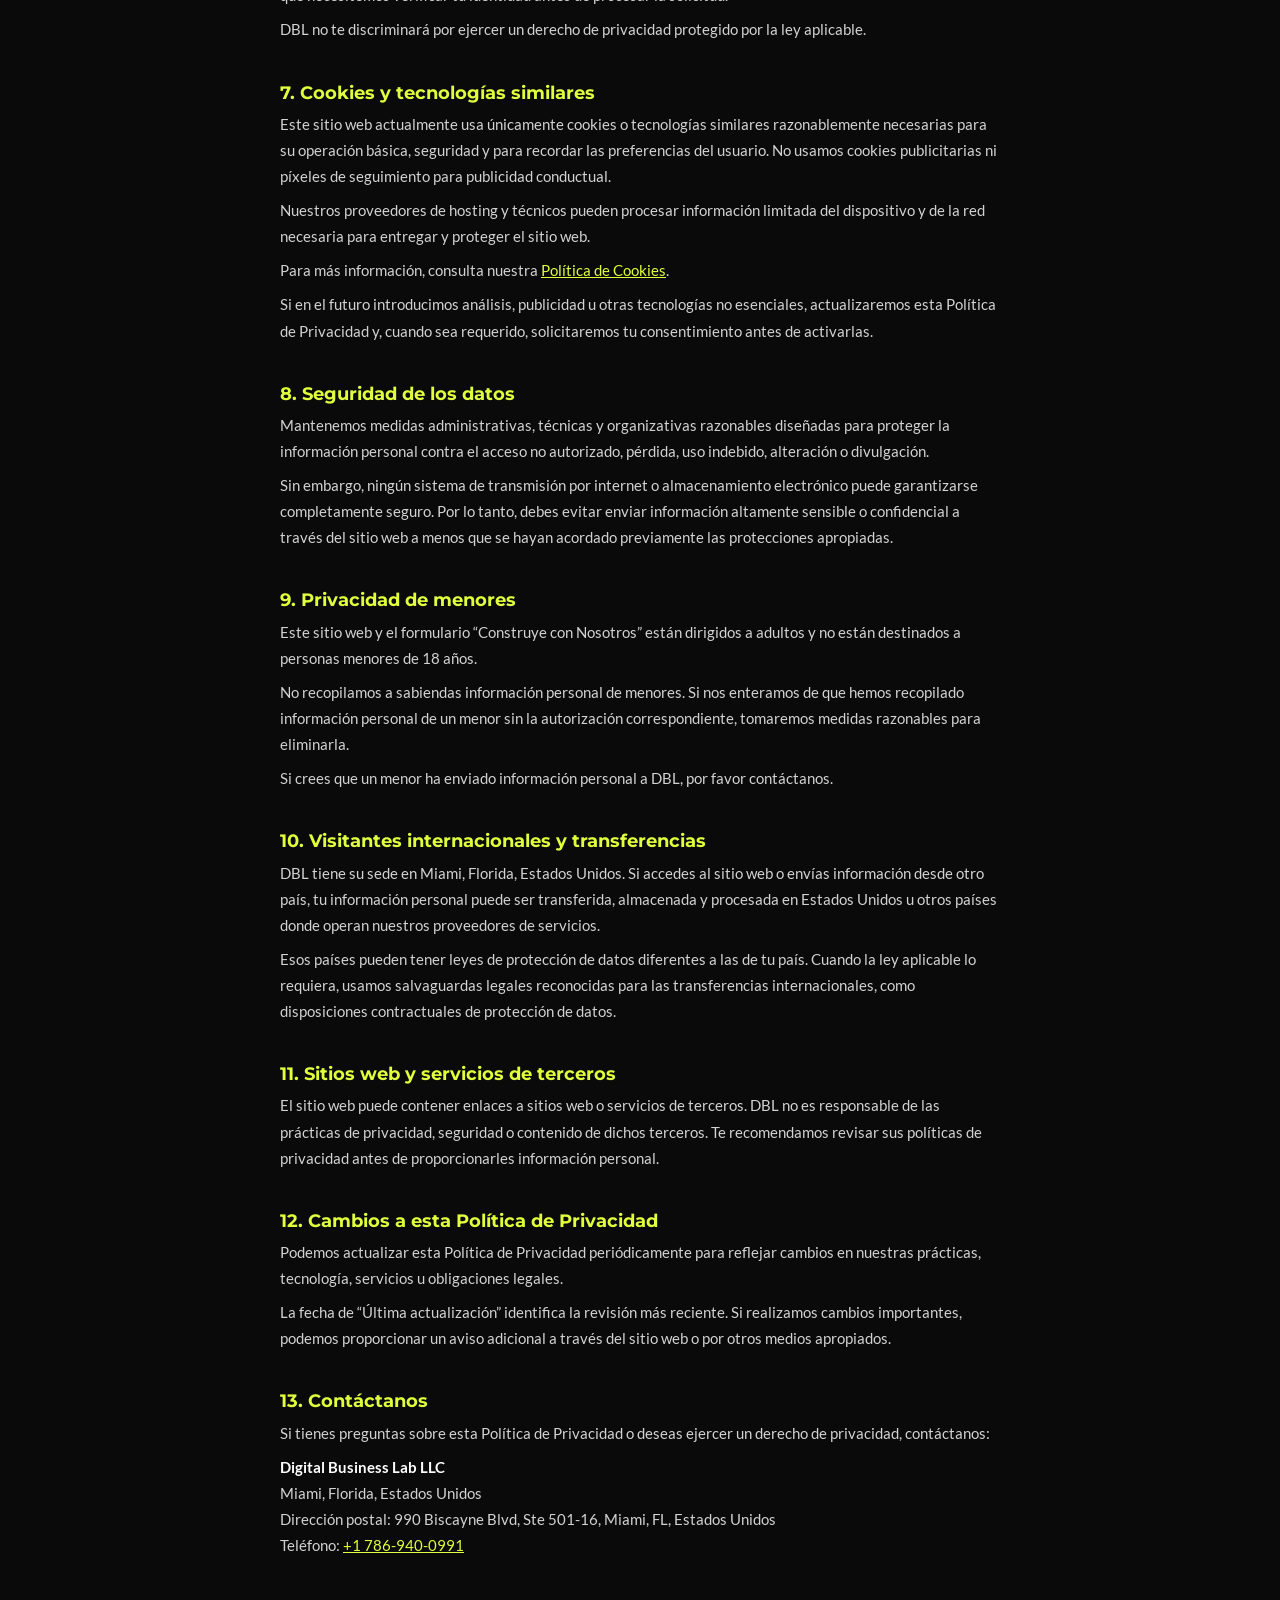
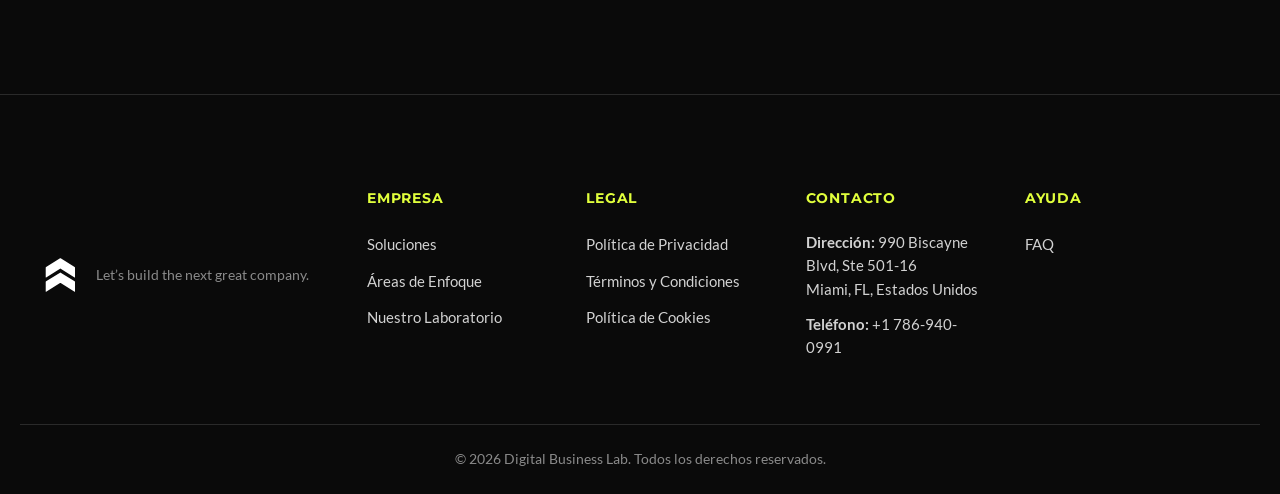
<file: es/privacy-policy.html>
<!DOCTYPE html>
<html lang="es">
<head>
  <meta charset="UTF-8">
  <meta name="viewport" content="width=device-width, initial-scale=1.0">
  <title>Política de Privacidad | Digital Business Lab</title>
  <meta name="description" content="Política de Privacidad de Digital Business Lab (DBL).">
  <meta name="theme-color" content="#000000">

  <meta http-equiv="X-Content-Type-Options" content="nosniff">
  <meta name="referrer" content="strict-origin-when-cross-origin">

  <link rel="icon" href="data:image/svg+xml,%3Csvg xmlns='http://www.w3.org/2000/svg' viewBox='0 0 100 100'%3E%3Cpath d='M50 15 L85 40 L70 40 L70 85 L30 85 L30 40 L15 40 Z' fill='%23E1FF3C'/%3E%3C/svg%3E">

  <link rel="stylesheet" href="../styles.css">
  <noscript><style>.reveal { opacity: 1 !important; transform: none !important; }</style></noscript>
</head>
<body>

  <a class="skip-link" href="index.html#main">Saltar al contenido</a>

  <!-- ============ NAVBAR ============ -->
  <header class="navbar" id="navbar">
    <div class="container navbar__inner">
      <a href="index.html#home" class="navbar__logo" aria-label="Digital Business Lab — Inicio">
        <svg viewBox="0 0 1116.49 452.19" class="navbar__logo-svg" role="img" aria-hidden="true">
          <path class="cls-1" d="M351.43,157,226.06,78.39a5.48,5.48,0,0,0-5.81,0L94.79,157a7.32,7.32,0,0,0-3.5,6.2v85.46a2.48,2.48,0,0,0,3.83,2L220.21,172.2a5.48,5.48,0,0,1,5.81,0l125.09,78.44a2.48,2.48,0,0,0,3.83-2V163.2A7.33,7.33,0,0,0,351.43,157Z"/><path class="cls-2" d="M351.43,286.27,226.06,207.65a5.53,5.53,0,0,0-5.81,0L94.79,286.27a7.32,7.32,0,0,0-3.5,6.2v85.46a2.48,2.48,0,0,0,3.83,2l125.09-78.43a5.48,5.48,0,0,1,5.81,0L351.11,379.9a2.48,2.48,0,0,0,3.83-2V292.47A7.33,7.33,0,0,0,351.43,286.27Z"/><path class="cls-1" d="M555.32,91Q527.43,77,490.9,77H389V301.37H490.9q36.54,0,64.42-13.94t43.58-39.1q15.71-25.15,15.7-59.13,0-34.29-15.7-59.28T555.32,91Zm-2.41,135.08a61.57,61.57,0,0,1-25.63,24.19q-16.51,8.5-38.94,8.49H440.91V119.66h47.43q22.43,0,38.94,8.49a62,62,0,0,1,25.63,24q9.14,15.54,9.14,37Q562.05,210.35,552.91,226.06Z"/><path class="cls-1" d="M810.09,186.8q-3-1.25-6.06-2.26A56.11,56.11,0,0,0,824.83,166q8.65-13,8.65-30.61,0-26.27-21.31-42.3T748.56,77H639V301.37H755q44.22,0,67-16.19t22.75-45q0-19.54-9.13-33T810.09,186.8Zm-67.94-70.66q18.9,0,29,6.57t10.1,19.7q0,13.47-10.1,20t-29,6.57h-51.6V116.14ZM781.73,255.7q-10.43,6.57-30.61,6.57H690.55V206.83h60.57q20.19,0,30.61,6.89t10.41,21Q792.14,249.13,781.73,255.7Z"/><polygon class="cls-1" points="921.29 259.06 921.29 77.04 869.38 77.04 869.38 301.37 1033.78 301.37 1033.78 259.06 921.29 259.06"/><path class="cls-2" d="M423.69,335.87A29.67,29.67,0,0,0,410.25,333H389v46.8h21.26a29.67,29.67,0,0,0,13.44-2.91,22.13,22.13,0,0,0,9.09-8.15,24.91,24.91,0,0,0,0-24.71A22.2,22.2,0,0,0,423.69,335.87Zm-.5,28.18a12.91,12.91,0,0,1-5.35,5.05,17.55,17.55,0,0,1-8.12,1.77h-9.9v-29h9.9a17.55,17.55,0,0,1,8.12,1.78,12.94,12.94,0,0,1,5.35,5,16.57,16.57,0,0,1,0,15.41Z"/><path class="cls-2" d="M450.3,328.72a6.88,6.88,0,0,0-4.68-1.57,6.58,6.58,0,0,0-4.68,1.67,5.65,5.65,0,0,0,0,8.29,6.62,6.62,0,0,0,4.68,1.67,6.49,6.49,0,0,0,4.71-1.71,5.71,5.71,0,0,0,1.77-4.31A5.12,5.12,0,0,0,450.3,328.72Z"/><rect class="cls-2" x="440.4" y="343.79" width="10.43" height="35.97"/><path class="cls-2" d="M484.66,348.35a12.24,12.24,0,0,0-3.88-3.25,16.85,16.85,0,0,0-8-1.84,19.05,19.05,0,0,0-9.06,2.14,16.7,16.7,0,0,0-6.49,6.05,17.3,17.3,0,0,0,6.49,24.4,18.84,18.84,0,0,0,9.06,2.17,16.63,16.63,0,0,0,8-1.87,12.07,12.07,0,0,0,3.34-2.65v1.58q0,4.88-2.5,7.35c-1.68,1.65-4.36,2.48-8.06,2.48a22.88,22.88,0,0,1-6.92-1.11,16.82,16.82,0,0,1-5.78-3l-4.15,7.49a21.41,21.41,0,0,0,7.86,3.71,38.57,38.57,0,0,0,9.79,1.23q9.76,0,15-4.74t5.21-14.78V343.79h-9.89Zm-1.61,16.9a8.09,8.09,0,0,1-3.34,3.11,11.37,11.37,0,0,1-9.76,0,8.38,8.38,0,0,1-3.38-3.11,9.33,9.33,0,0,1,0-9.26,8.5,8.5,0,0,1,3.38-3.07,11.37,11.37,0,0,1,9.76,0,8.2,8.2,0,0,1,3.34,3.07,9.46,9.46,0,0,1,0,9.26Z"/><rect class="cls-2" x="501.17" y="343.79" width="10.43" height="35.97"/><path class="cls-2" d="M511.06,328.72a6.85,6.85,0,0,0-4.68-1.57,6.57,6.57,0,0,0-4.67,1.67,5.65,5.65,0,0,0,0,8.29,6.61,6.61,0,0,0,4.67,1.67,6.5,6.5,0,0,0,4.72-1.71,5.71,5.71,0,0,0,1.77-4.31A5.09,5.09,0,0,0,511.06,328.72Z"/><path class="cls-2" d="M534.4,372a4.37,4.37,0,0,1-3.28-1.23,4.85,4.85,0,0,1-1.2-3.51V352.62h9v-8h-9v-8.76H519.49v8.76h-5.55v8h5.55v14.77q0,6.42,3.54,9.66t9.9,3.24a19.2,19.2,0,0,0,4.64-.56,11.5,11.5,0,0,0,3.85-1.71l-2.81-7.35A6.72,6.72,0,0,1,534.4,372Z"/><path class="cls-2" d="M571.5,347.14q-4.54-3.88-12.77-3.88a31.59,31.59,0,0,0-8.42,1.14,22.35,22.35,0,0,0-7.09,3.2l3.74,7.29a15.13,15.13,0,0,1,4.72-2.44,18.19,18.19,0,0,1,5.65-.9c2.8,0,4.89.62,6.25,1.87a6.73,6.73,0,0,1,2,5.21h-8.29a24,24,0,0,0-8.89,1.38,10.29,10.29,0,0,0-5,3.77,10.13,10.13,0,0,0-1.57,5.62,10,10,0,0,0,1.61,5.55,11,11,0,0,0,4.61,3.91,16.61,16.61,0,0,0,7.22,1.43,15,15,0,0,0,7.76-1.8,9.14,9.14,0,0,0,3.2-3.22v4.49H576V359.24Q576,351,571.5,347.14ZM562.61,372a9,9,0,0,1-4.68,1.24,7,7,0,0,1-4.31-1.17,3.75,3.75,0,0,1-1.57-3.18,3.82,3.82,0,0,1,1.37-3q1.37-1.2,5-1.2h7.16v3.67A7.14,7.14,0,0,1,562.61,372Z"/><rect class="cls-2" x="582.4" y="330.15" width="10.43" height="49.6"/><path class="cls-2" d="M651.72,355.86c-.41-.17-.84-.33-1.27-.47a11.75,11.75,0,0,0,4.35-3.88,11.24,11.24,0,0,0,1.8-6.38,10.5,10.5,0,0,0-4.44-8.82Q647.71,333,638.88,333H616v46.8h24.2q9.22,0,14-3.38a10.87,10.87,0,0,0,4.75-9.39,11.88,11.88,0,0,0-1.91-6.88A11.67,11.67,0,0,0,651.72,355.86Zm-14.17-14.74a11.15,11.15,0,0,1,6.05,1.37,4.57,4.57,0,0,1,2.1,4.11,4.65,4.65,0,0,1-2.1,4.18,11.15,11.15,0,0,1-6.05,1.37H626.78v-11Zm8.25,29.11a12,12,0,0,1-6.38,1.37H626.78V360h12.64a11.59,11.59,0,0,1,6.38,1.44,4.87,4.87,0,0,1,2.18,4.37A4.79,4.79,0,0,1,645.8,370.23Z"/><path class="cls-2" d="M689.16,361.58a12.29,12.29,0,0,1-1.07,5.44,7.2,7.2,0,0,1-2.94,3.21,8.72,8.72,0,0,1-4.28,1,6.86,6.86,0,0,1-5.38-2.11q-1.9-2.1-1.91-6.58V343.79H663.15v20.33a19,19,0,0,0,1.94,9.12,12.28,12.28,0,0,0,5.45,5.32,17.74,17.74,0,0,0,8,1.73,15.78,15.78,0,0,0,7.65-1.9,12.05,12.05,0,0,0,3.51-2.86v4.23h9.9v-36H689.16Z"/><path class="cls-2" d="M731,360.87a16.86,16.86,0,0,0-4.24-1.7,38.87,38.87,0,0,0-4.65-.9c-1.54-.2-3-.44-4.24-.71a10.6,10.6,0,0,1-3.11-1.06,2.18,2.18,0,0,1-1.17-2,2.76,2.76,0,0,1,1.6-2.41,10.56,10.56,0,0,1,5.08-.93,24.26,24.26,0,0,1,5.12.57,17.54,17.54,0,0,1,5.25,2.1l3.47-7.42a20.55,20.55,0,0,0-6.35-2.34,36.64,36.64,0,0,0-7.49-.8,24,24,0,0,0-9,1.5,13.13,13.13,0,0,0-5.72,4.11,9.69,9.69,0,0,0-2,6,9.58,9.58,0,0,0,1.17,5,8.66,8.66,0,0,0,3.11,3.08,15.32,15.32,0,0,0,4.27,1.7c1.56.38,3.11.68,4.65.91s3,.44,4.25.67a10.23,10.23,0,0,1,3.1,1,2.06,2.06,0,0,1,1.17,1.91,2.67,2.67,0,0,1-1.5,2.41,10.88,10.88,0,0,1-5.11.87,24.28,24.28,0,0,1-6.66-1,22.89,22.89,0,0,1-5.84-2.51l-3.48,7.49a21.93,21.93,0,0,0,6.72,2.77,34.86,34.86,0,0,0,8.86,1.1,25.41,25.41,0,0,0,9.19-1.47,13.18,13.18,0,0,0,5.78-4,9.36,9.36,0,0,0,2-5.92,9.22,9.22,0,0,0-1.21-5A9,9,0,0,0,731,360.87Z"/><path class="cls-2" d="M748.52,328.72a6.85,6.85,0,0,0-4.68-1.57,6.61,6.61,0,0,0-4.68,1.67,5.67,5.67,0,0,0,0,8.29,6.66,6.66,0,0,0,4.68,1.67,6.53,6.53,0,0,0,4.72-1.71,5.71,5.71,0,0,0,1.77-4.31A5.09,5.09,0,0,0,748.52,328.72Z"/><rect class="cls-2" x="738.63" y="343.79" width="10.43" height="35.97"/><path class="cls-2" d="M785.19,345a16.81,16.81,0,0,0-7.65-1.7,17,17,0,0,0-8.23,1.94,13.16,13.16,0,0,0-3.67,2.88v-4.29h-10v36H766.1V362a11.84,11.84,0,0,1,1.11-5.48,7.16,7.16,0,0,1,3.07-3.18,9.45,9.45,0,0,1,4.45-1,6.93,6.93,0,0,1,5.38,2.08q1.9,2.07,1.9,6.41v19h10.43V359.17a18.51,18.51,0,0,0-1.93-9A12.45,12.45,0,0,0,785.19,345Z"/><path class="cls-2" d="M825.1,345.5a21.46,21.46,0,0,0-19.35.13,17.85,17.85,0,0,0-6.86,6.55,18.32,18.32,0,0,0-2.5,9.6,17.5,17.5,0,0,0,9.72,16.11,25.53,25.53,0,0,0,19.43.9,16.17,16.17,0,0,0,6.21-4.31l-5.55-6a12.32,12.32,0,0,1-4,2.61,13.56,13.56,0,0,1-5.05.87,12.47,12.47,0,0,1-5.58-1.17,8.49,8.49,0,0,1-3.68-3.41,9.48,9.48,0,0,1-1-2.64h27.2c0-.45.09-.93.14-1.44s.06-1,.06-1.37a19.23,19.23,0,0,0-2.47-10A16.73,16.73,0,0,0,825.1,345.5Zm-14.17,6.82a9.3,9.3,0,0,1,4.71-1.17,9.13,9.13,0,0,1,4.68,1.17,8.29,8.29,0,0,1,3.14,3.24,9,9,0,0,1,1,3.07H806.76a9.29,9.29,0,0,1,1-3A8.2,8.2,0,0,1,810.93,352.32Z"/><path class="cls-2" d="M866.05,363.88a9,9,0,0,0-3.11-3,16.93,16.93,0,0,0-4.25-1.7,38.71,38.71,0,0,0-4.64-.9c-1.54-.2-3-.44-4.25-.71a10.71,10.71,0,0,1-3.11-1.06,2.18,2.18,0,0,1-1.17-2,2.77,2.77,0,0,1,1.61-2.41,10.53,10.53,0,0,1,5.08-.93,24.17,24.17,0,0,1,5.11.57,17.54,17.54,0,0,1,5.25,2.1l3.48-7.42a20.65,20.65,0,0,0-6.35-2.34,36.64,36.64,0,0,0-7.49-.8,24.07,24.07,0,0,0-9,1.5,13.19,13.19,0,0,0-5.72,4.11,9.75,9.75,0,0,0-2,6,9.58,9.58,0,0,0,1.17,5,8.74,8.74,0,0,0,3.11,3.08,15.38,15.38,0,0,0,4.28,1.7c1.56.38,3.11.68,4.65.91s3,.44,4.24.67a10.3,10.3,0,0,1,3.11,1,2.06,2.06,0,0,1,1.17,1.91,2.67,2.67,0,0,1-1.5,2.41,10.93,10.93,0,0,1-5.12.87,24.27,24.27,0,0,1-6.65-1,23.12,23.12,0,0,1-5.85-2.51l-3.48,7.49a21.93,21.93,0,0,0,6.72,2.77,34.92,34.92,0,0,0,8.86,1.1,25.41,25.41,0,0,0,9.19-1.47,13.16,13.16,0,0,0,5.79-4,9.41,9.41,0,0,0,2-5.92A9.23,9.23,0,0,0,866.05,363.88Z"/><path class="cls-2" d="M895.36,360.87a16.86,16.86,0,0,0-4.24-1.7,38.87,38.87,0,0,0-4.65-.9c-1.54-.2-3-.44-4.24-.71a10.6,10.6,0,0,1-3.11-1.06,2.18,2.18,0,0,1-1.17-2,2.76,2.76,0,0,1,1.6-2.41,10.53,10.53,0,0,1,5.08-.93,24.26,24.26,0,0,1,5.12.57,17.39,17.39,0,0,1,5.24,2.1l3.48-7.42a20.55,20.55,0,0,0-6.35-2.34,36.64,36.64,0,0,0-7.49-.8,24.11,24.11,0,0,0-9,1.5,13.15,13.15,0,0,0-5.71,4.11,9.69,9.69,0,0,0-2,6,9.58,9.58,0,0,0,1.17,5,8.71,8.71,0,0,0,3.1,3.08,15.5,15.5,0,0,0,4.28,1.7c1.56.38,3.11.68,4.65.91s2.95.44,4.24.67a10.21,10.21,0,0,1,3.11,1,2.06,2.06,0,0,1,1.17,1.91,2.67,2.67,0,0,1-1.5,2.41,10.9,10.9,0,0,1-5.12.87,24.27,24.27,0,0,1-6.65-1,23.12,23.12,0,0,1-5.85-2.51l-3.47,7.49a21.82,21.82,0,0,0,6.72,2.77,34.84,34.84,0,0,0,8.85,1.1,25.46,25.46,0,0,0,9.2-1.47,13.18,13.18,0,0,0,5.78-4,9.35,9.35,0,0,0,2-5.92,9.23,9.23,0,0,0-1.2-5A9,9,0,0,0,895.36,360.87Z"/><polygon class="cls-2" points="930.42 332.96 919.6 332.96 919.6 379.76 953.89 379.76 953.89 370.94 930.42 370.94 930.42 332.96"/><path class="cls-2" d="M983.71,347.14q-4.56-3.88-12.77-3.88a31.67,31.67,0,0,0-8.43,1.14,22.39,22.39,0,0,0-7.08,3.2l3.74,7.29a15,15,0,0,1,4.71-2.44,18.24,18.24,0,0,1,5.65-.9q4.22,0,6.25,1.87a6.73,6.73,0,0,1,2,5.21h-8.29a24,24,0,0,0-8.89,1.38,10.31,10.31,0,0,0-5,3.77,10.63,10.63,0,0,0,0,11.17,11,11,0,0,0,4.62,3.91,16.57,16.57,0,0,0,7.22,1.43,14.92,14.92,0,0,0,7.75-1.8,9.08,9.08,0,0,0,3.21-3.22v4.49h9.76V359.24Q988.25,351,983.71,347.14Zm-8.9,24.9a9,9,0,0,1-4.68,1.24,7.09,7.09,0,0,1-4.31-1.17,3.77,3.77,0,0,1-1.57-3.18,3.85,3.85,0,0,1,1.37-3q1.38-1.2,5-1.2h7.15v3.67A7,7,0,0,1,974.81,372Z"/><path class="cls-2" d="M1031.4,352a16.82,16.82,0,0,0-6.41-6.42,18.38,18.38,0,0,0-9.13-2.27,15.44,15.44,0,0,0-8,2,12.06,12.06,0,0,0-2.88,2.36V330.15H994.6v49.61h10v-4.17a12,12,0,0,0,3.15,2.7,15.76,15.76,0,0,0,8.15,2A18.08,18.08,0,0,0,1025,378a17,17,0,0,0,6.41-6.45,21.35,21.35,0,0,0,0-19.59ZM1022,367.09a8.73,8.73,0,0,1-7.92,4.65,9.07,9.07,0,0,1-4.68-1.21,8.44,8.44,0,0,1-3.28-3.44,12.44,12.44,0,0,1,0-10.66,8.55,8.55,0,0,1,3.28-3.41,9.16,9.16,0,0,1,4.68-1.2,8.74,8.74,0,0,1,7.92,4.61,12.16,12.16,0,0,1,0,10.66Z"/>
        </svg>
      </a>

      <nav class="navbar__nav" id="primary-nav" aria-label="Principal">
        <ul class="navbar__links">
          <li><a href="index.html#solutions">Soluciones</a></li>
          <li><a href="index.html#focus-areas">Áreas de Enfoque</a></li>
          <li><a href="index.html#about">Nuestro Lab</a></li>
        </ul>
        <a href="index.html#build-with-us" class="btn btn--primary navbar__cta">Comparte tu Idea</a>
      </nav>

      <div class="lang-switch" aria-label="Idioma">
        <a href="../privacy-policy.html" class="lang-switch__link">EN</a>
        <span class="lang-switch__sep" aria-hidden="true">|</span>
        <a href="privacy-policy.html" class="lang-switch__link is-active">ES</a>
      </div>

      <button class="navbar__toggle" id="navToggle" aria-expanded="false" aria-controls="primary-nav" aria-label="Abrir o cerrar el menú de navegación">
        <span></span><span></span><span></span>
      </button>
    </div>
  </header>

  <main id="main">
    <section class="section section--alt" id="privacy-policy">
      <div class="container legal">
        <p class="eyebrow eyebrow--center">Legal</p>
        <h2 class="section__title reveal">Política de Privacidad</h2>
        <p class="legal__updated">Última actualización: septiembre de 2026</p>

        <div class="legal__body">
          <p>Digital Business Lab LLC (&ldquo;DBL&rdquo;, &ldquo;nosotros&rdquo; o &ldquo;nuestro&rdquo;) respeta tu privacidad. Esta Política de Privacidad explica cómo recopilamos, usamos, divulgamos, conservamos y protegemos la información personal obtenida a través de este sitio web y de nuestro formulario de contacto &ldquo;Construye con Nosotros&rdquo;.</p>

          <h3>1. Información que recopilamos</h3>
          <p><strong>Información que proporcionas.</strong> Cuando envías el formulario &ldquo;Construye con Nosotros&rdquo; o nos contactas de otra manera, podemos recopilar:</p>
          <ul>
            <li>Tu nombre;</li>
            <li>Correo electrónico;</li>
            <li>Número de teléfono, si lo proporcionas;</li>
            <li>Nombre de la empresa o proyecto, si lo proporcionas;</li>
            <li>Información sobre tu idea de negocio, proyecto, trayectoria profesional o propuesta de colaboración; y</li>
            <li>Cualquier otra información que incluyas voluntariamente en tu envío o en tus comunicaciones con nosotros.</li>
          </ul>
          <p>No recopilamos información de pago a través de este sitio web. Por favor no envíes números de identificación gubernamental, información de cuentas financieras, información médica, contraseñas u otra información personal altamente sensible a través del formulario.</p>
          <p><strong>Información recopilada automáticamente.</strong> Cuando visitas el sitio web, nuestros proveedores de hosting, seguridad y servicios técnicos pueden recibir automáticamente información técnica limitada, como tu dirección IP, tipo de navegador, tipo de dispositivo, sistema operativo, página de referencia, páginas visitadas y la fecha y hora de tu visita.</p>

          <h3>2. Cómo usamos tu información</h3>
          <p>Podemos usar la información personal para:</p>
          <ul>
            <li>Revisar y evaluar tu propuesta;</li>
            <li>Comunicarnos contigo sobre tu idea, proyecto o propuesta de colaboración;</li>
            <li>Determinar si existe una posible relación comercial con DBL;</li>
            <li>Coordinar llamadas, reuniones o conversaciones de seguimiento;</li>
            <li>Operar, mantener, proteger y mejorar el sitio web;</li>
            <li>Prevenir fraude, uso indebido o incidentes de seguridad;</li>
            <li>Cumplir con las obligaciones legales y regulatorias aplicables; y</li>
            <li>Establecer, ejercer o defender reclamos legales.</li>
          </ul>
          <p>No usamos la información enviada para fines de marketing no relacionados, a menos que hayas aceptado por separado recibir dichas comunicaciones.</p>
          <p>Cuando sea aplicable bajo la ley de protección de datos europea o del Reino Unido, procesamos la información personal con base en uno o más de los siguientes fundamentos: tomar medidas a tu solicitud antes de celebrar un contrato, nuestro interés legítimo en evaluar y desarrollar posibles relaciones comerciales, el cumplimiento de obligaciones legales, o tu consentimiento cuando este sea requerido.</p>

          <h3>3. Confidencialidad e ideas enviadas</h3>
          <p>DBL maneja la información personal incluida en los envíos de acuerdo con esta Política de Privacidad y limita el acceso a las personas que razonablemente necesitan la información para fines de evaluación o negocio.</p>
          <p>Sin embargo, el envío de una idea, proyecto, concepto, modelo de negocio u otro material a través del sitio web no crea, por sí solo, una relación confidencial, fiduciaria, de sociedad, de inversión, de asesoría u otra relación legalmente vinculante entre tú y DBL.</p>
          <p>A menos que DBL haya firmado un acuerdo de confidencialidad por escrito, por separado, a través de un representante autorizado antes de que se divulgue la información, tu propuesta no se considerará confidencial por el solo hecho de haber sido enviada a través del sitio web.</p>
          <p>No debes incluir secretos comerciales ni información propietaria altamente sensible en el formulario inicial. Si es necesaria una divulgación confidencial, puedes solicitar un acuerdo de confidencialidad antes de proporcionar esos detalles.</p>
          <p>Esta Política de Privacidad rige el manejo de la información personal. La propiedad, los derechos de propiedad intelectual, los derechos de evaluación y otras condiciones aplicables a las ideas enviadas deben abordarse por separado en los Términos de Envío de DBL u otro acuerdo escrito.</p>

          <h3>4. Cómo divulgamos información</h3>
          <p>Podemos divulgar información personal a:</p>
          <ul>
            <li>Proveedores de hosting, procesamiento de formularios, correo electrónico, almacenamiento en la nube, seguridad y otras tecnologías que nos ayudan a operar el sitio web y procesar los envíos;</li>
            <li>Asesores profesionales, incluidos abogados, contadores, consultores o posibles asesores de transacciones, cuando sea razonablemente necesario y sujeto a obligaciones de confidencialidad apropiadas;</li>
            <li>Autoridades gubernamentales, tribunales, reguladores u otras partes cuando lo exija la ley o sea razonablemente necesario para proteger los derechos, la seguridad, la propiedad o los intereses legales de DBL; y</li>
            <li>Un sucesor o potencial sucesor en relación con una fusión, financiamiento, adquisición, reestructuración, venta de activos u operación corporativa similar, sujeto a las protecciones apropiadas.</li>
          </ul>
          <p>Los proveedores de servicios solo pueden procesar información personal para los servicios que nos prestan y de acuerdo con las obligaciones contractuales y legales aplicables.</p>
          <p>DBL no vende información personal. DBL tampoco comparte información personal para publicidad conductual entre contextos, según ese término se define en las leyes de privacidad estatales de EE. UU. aplicables.</p>

          <h3>5. Conservación de datos</h3>
          <p>Si un envío no resulta en una relación comercial, generalmente conservamos la propuesta y las comunicaciones relacionadas hasta por 24 meses después de nuestra última interacción.</p>
          <p>Si se inicia una relación comercial, podemos conservar la información relevante durante la duración de esa relación y, posteriormente, durante el período razonablemente necesario para cumplir con obligaciones legales, fiscales, contables, contractuales y de registro, o para establecer, ejercer o defender reclamos legales.</p>
          <p>Podemos conservar información por un período más largo cuando lo exija la ley, sea necesario para resolver una disputa, o esté sujeto a un requisito legal de conservación válido.</p>

          <h3>6. Tus derechos de privacidad</h3>
          <p>Dependiendo de dónde vivas y sujeto a la ley aplicable, puedes tener derecho a:</p>
          <ul>
            <li>Solicitar acceso a tu información personal;</li>
            <li>Solicitar la corrección de información inexacta o incompleta;</li>
            <li>Solicitar la eliminación de tu información personal;</li>
            <li>Solicitar la restricción de, u oponerte a, ciertos procesamientos;</li>
            <li>Solicitar una copia portátil de cierta información;</li>
            <li>Retirar tu consentimiento cuando el procesamiento se base en el consentimiento; y</li>
            <li>Presentar una queja ante la autoridad de protección de datos aplicable.</li>
          </ul>
          <p>Estos derechos no son absolutos y pueden aplicar ciertas excepciones legales.</p>
          <p>Para enviar una solicitud de privacidad, contáctanos usando la información proporcionada abajo. Es posible que necesitemos verificar tu identidad antes de procesar la solicitud.</p>
          <p>DBL no te discriminará por ejercer un derecho de privacidad protegido por la ley aplicable.</p>

          <h3>7. Cookies y tecnologías similares</h3>
          <p>Este sitio web actualmente usa únicamente cookies o tecnologías similares razonablemente necesarias para su operación básica, seguridad y para recordar las preferencias del usuario. No usamos cookies publicitarias ni píxeles de seguimiento para publicidad conductual.</p>
          <p>Nuestros proveedores de hosting y técnicos pueden procesar información limitada del dispositivo y de la red necesaria para entregar y proteger el sitio web.</p>
          <p>Para más información, consulta nuestra <a href="cookies-policy.html">Política de Cookies</a>.</p>
          <p>Si en el futuro introducimos análisis, publicidad u otras tecnologías no esenciales, actualizaremos esta Política de Privacidad y, cuando sea requerido, solicitaremos tu consentimiento antes de activarlas.</p>

          <h3>8. Seguridad de los datos</h3>
          <p>Mantenemos medidas administrativas, técnicas y organizativas razonables diseñadas para proteger la información personal contra el acceso no autorizado, pérdida, uso indebido, alteración o divulgación.</p>
          <p>Sin embargo, ningún sistema de transmisión por internet o almacenamiento electrónico puede garantizarse completamente seguro. Por lo tanto, debes evitar enviar información altamente sensible o confidencial a través del sitio web a menos que se hayan acordado previamente las protecciones apropiadas.</p>

          <h3>9. Privacidad de menores</h3>
          <p>Este sitio web y el formulario &ldquo;Construye con Nosotros&rdquo; están dirigidos a adultos y no están destinados a personas menores de 18 años.</p>
          <p>No recopilamos a sabiendas información personal de menores. Si nos enteramos de que hemos recopilado información personal de un menor sin la autorización correspondiente, tomaremos medidas razonables para eliminarla.</p>
          <p>Si crees que un menor ha enviado información personal a DBL, por favor contáctanos.</p>

          <h3>10. Visitantes internacionales y transferencias</h3>
          <p>DBL tiene su sede en Miami, Florida, Estados Unidos. Si accedes al sitio web o envías información desde otro país, tu información personal puede ser transferida, almacenada y procesada en Estados Unidos u otros países donde operan nuestros proveedores de servicios.</p>
          <p>Esos países pueden tener leyes de protección de datos diferentes a las de tu país. Cuando la ley aplicable lo requiera, usamos salvaguardas legales reconocidas para las transferencias internacionales, como disposiciones contractuales de protección de datos.</p>

          <h3>11. Sitios web y servicios de terceros</h3>
          <p>El sitio web puede contener enlaces a sitios web o servicios de terceros. DBL no es responsable de las prácticas de privacidad, seguridad o contenido de dichos terceros. Te recomendamos revisar sus políticas de privacidad antes de proporcionarles información personal.</p>

          <h3>12. Cambios a esta Política de Privacidad</h3>
          <p>Podemos actualizar esta Política de Privacidad periódicamente para reflejar cambios en nuestras prácticas, tecnología, servicios u obligaciones legales.</p>
          <p>La fecha de &ldquo;Última actualización&rdquo; identifica la revisión más reciente. Si realizamos cambios importantes, podemos proporcionar un aviso adicional a través del sitio web o por otros medios apropiados.</p>

          <h3>13. Contáctanos</h3>
          <p>Si tienes preguntas sobre esta Política de Privacidad o deseas ejercer un derecho de privacidad, contáctanos:</p>
          <p><strong>Digital Business Lab LLC</strong><br>
          Miami, Florida, Estados Unidos<br>
          Dirección postal: 990 Biscayne Blvd, Ste 501-16, Miami, FL, Estados Unidos<br>
          Teléfono: <a href="https://wa.me/17869400991" target="_blank" rel="noopener">+1 786-940-0991</a></p>
        </div>
      </div>
    </section>
  </main>

  <!-- ============ FOOTER ============ -->
  <footer class="footer">
    <div class="container footer__inner">
      <div class="footer__brand">
        <svg viewBox="0 0 448.15 452.19" class="footer__logo-svg" role="img" aria-label="Digital Business Lab">
          <path class="cls-2" d="M391.45,135.74,234,37a6.91,6.91,0,0,0-7.3,0L69.05,135.74a9.22,9.22,0,0,0-4.41,7.79V250.89a3.12,3.12,0,0,0,4.82,2.48L226.6,154.83a6.91,6.91,0,0,1,7.3,0L391,253.37a3.12,3.12,0,0,0,4.81-2.48V143.53A9.21,9.21,0,0,0,391.45,135.74Z"/>
          <path class="cls-2" d="M391.45,298.13,234,199.37a6.91,6.91,0,0,0-7.3,0L69.05,298.13a9.22,9.22,0,0,0-4.41,7.79V413.28a3.12,3.12,0,0,0,4.82,2.48L226.6,317.22a6.91,6.91,0,0,1,7.3,0L391,415.76a3.12,3.12,0,0,0,4.81-2.48V305.92A9.21,9.21,0,0,0,391.45,298.13Z"/>
        </svg>
        <p class="footer__tagline">Let&rsquo;s build the next great company.</p>
      </div>

      <div class="footer__col">
        <h4>Empresa</h4>
        <ul>
          <li><a href="index.html#solutions">Soluciones</a></li>
          <li><a href="index.html#focus-areas">Áreas de Enfoque</a></li>
          <li><a href="index.html#about">Nuestro Laboratorio</a></li>
        </ul>
      </div>

      <div class="footer__col">
        <h4>Legal</h4>
        <ul>
          <li><a href="privacy-policy.html">Política de Privacidad</a></li>
          <li><a href="terms-and-conditions.html">Términos y Condiciones</a></li>
          <li><a href="cookies-policy.html">Política de Cookies</a></li>
        </ul>
      </div>

      <div class="footer__col">
        <h4>Contacto</h4>
        <ul class="footer__contact">
          <li><strong>Dirección:</strong> 990 Biscayne Blvd, Ste 501-16<br>Miami, FL, Estados Unidos</li>
          <li><strong>Teléfono:</strong> <a href="https://wa.me/17869400991" target="_blank" rel="noopener">+1 786-940-0991</a></li>
        </ul>
      </div>

      <div class="footer__col">
        <h4>Ayuda</h4>
        <ul>
          <li><a href="index.html#faq">FAQ</a></li>
        </ul>
      </div>
    </div>

    <div class="container footer__bottom">
      <p>&copy; <span id="year"></span> Digital Business Lab. Todos los derechos reservados.</p>
    </div>
  </footer>

  <!-- ============ CHAT PLACEHOLDER ============ -->
  <!-- No live-chat provider connected yet. Once the client sets up a widget
       (e.g. Tawk.to, Crisp), replace this button+popover with the provider's
       embed script and remove the #chatPopover markup and its JS handlers. -->
  <div class="chat-widget">
    <div class="chat-popover" id="chatPopover" role="status" hidden>
      <p><strong>Chat</strong> — Próximamente.</p>
      <p>Mientras tanto, llámanos al: <a href="https://wa.me/17869400991" target="_blank" rel="noopener">+1 786-940-0991</a></p>
    </div>
    <button type="button" class="chat-toggle" id="chatToggle" aria-expanded="false" aria-controls="chatPopover" aria-label="Chatea con nosotros">
      <svg viewBox="0 0 24 24" fill="none" aria-hidden="true">
        <path d="M4 4h16v12H8l-4 4V4z" fill="var(--color-accent)"/>
      </svg>
    </button>
  </div>

  <!-- ============ COOKIE CONSENT BANNER ============ -->
  <div class="cookie-banner" id="cookieBanner" role="dialog" aria-live="polite" aria-label="Aviso de cookies" hidden>
    <p>Usamos únicamente cookies esenciales para recordar tus preferencias. Consulta nuestra <a href="cookies-policy.html">Política de Cookies</a>.</p>
    <button type="button" class="btn btn--primary" id="cookieAccept">Entendido</button>
  </div>

  <script src="../script.js"></script>

  <!--
  +------------------------------------------+
  |  CHECKLIST DE SEGURIDAD PARA EL HOSTING   |
  +------------------------------------------+
  [ ] Activar HTTPS con certificado SSL (Let's Encrypt / automático en Vercel)
  [ ] Redirigir todo HTTP → HTTPS (301) (automático en Vercel)
  [ ] Activar HSTS: Strict-Transport-Security: max-age=31536000 (ver vercel.json)
  [ ] Confirmar que los headers de vercel.json se están aplicando (CSP, X-Frame-Options,
      X-Content-Type-Options, Referrer-Policy, Permissions-Policy)
  [ ] Desactivar listado de directorios
  [ ] Habilitar firewall de aplicaciones web (recomendado: Cloudflare free, si se usa
      un dominio propio en frente de Vercel)
  [ ] Configurar backups automáticos (Vercel + GitHub ya versionan el código)
  [ ] Conectar el formulario "Build With Us" a Formspree/EmailJS con rate-limiting
      y validación server-side antes de recibir tráfico real
  [ ] Revisar el contenido de Privacy Policy / Terms & Conditions con un abogado
      antes de publicar el sitio en producción
  -->

</body>
</html>
</file>
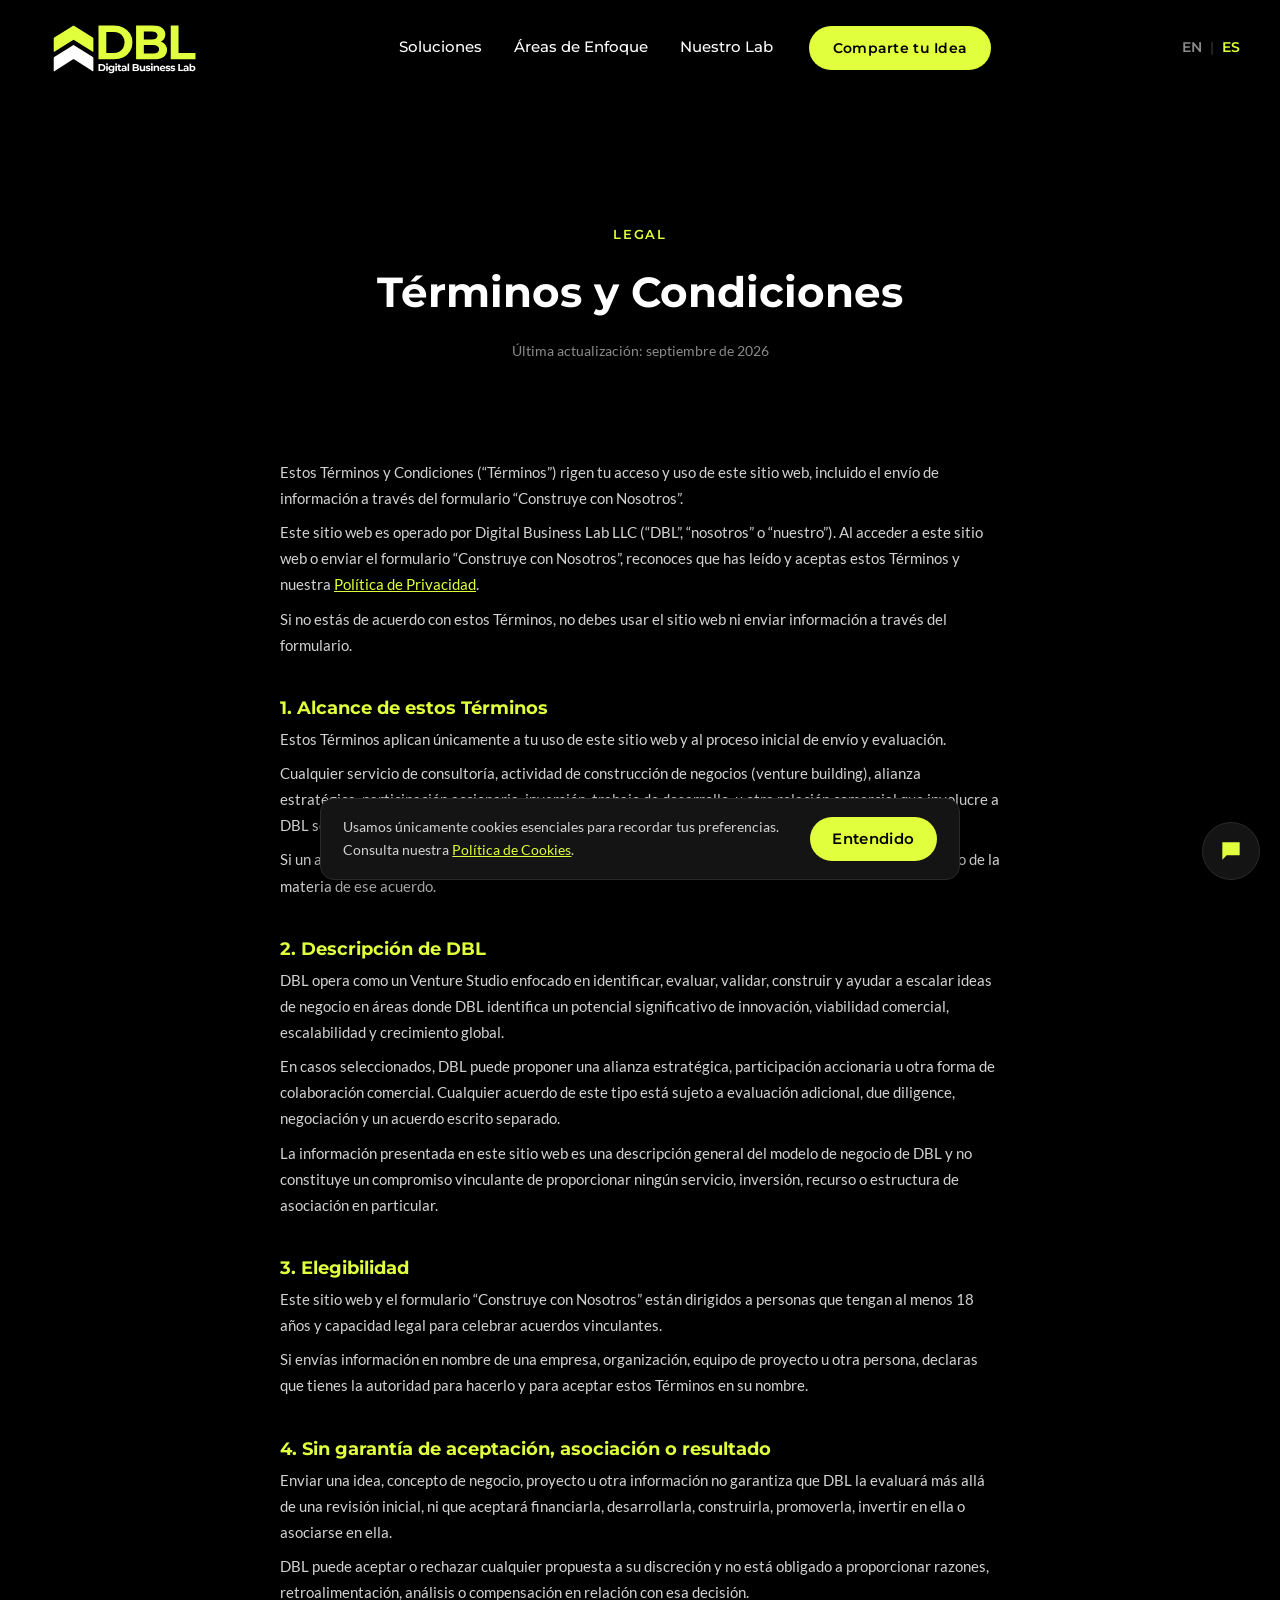
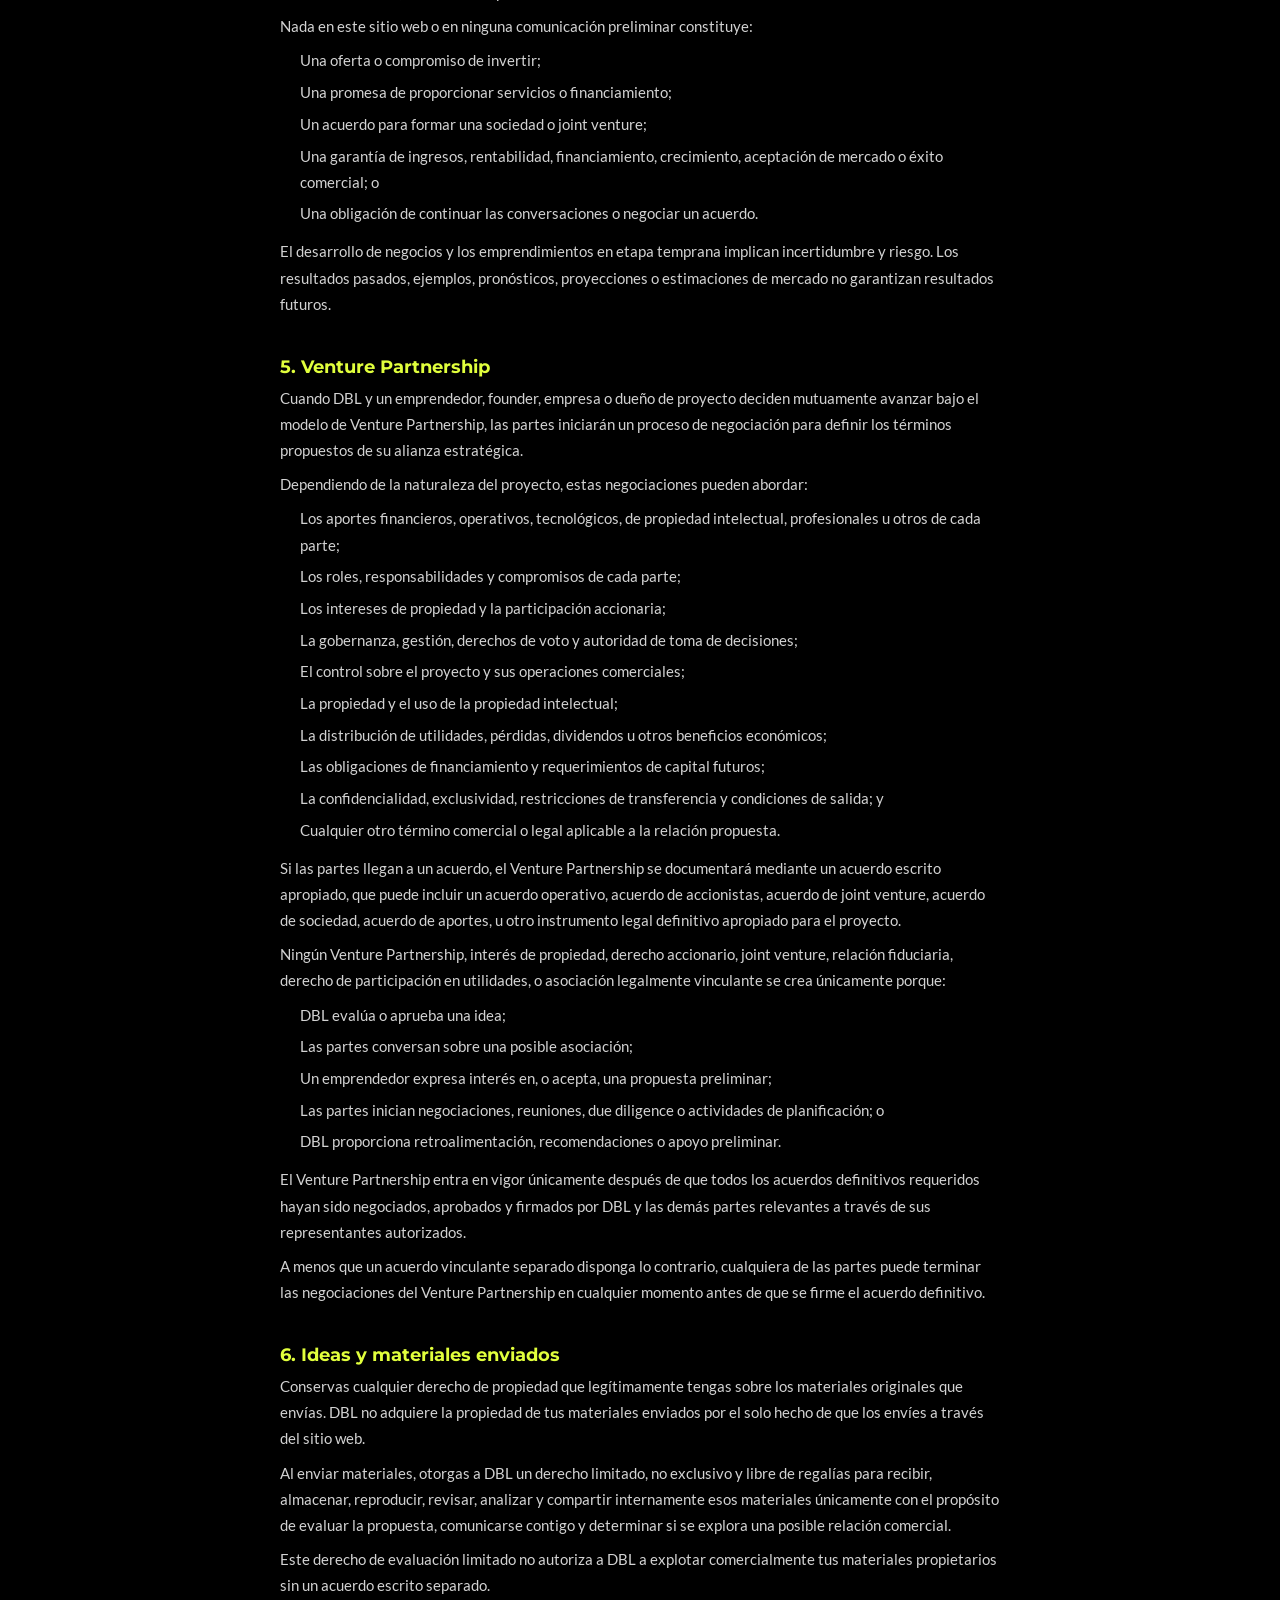
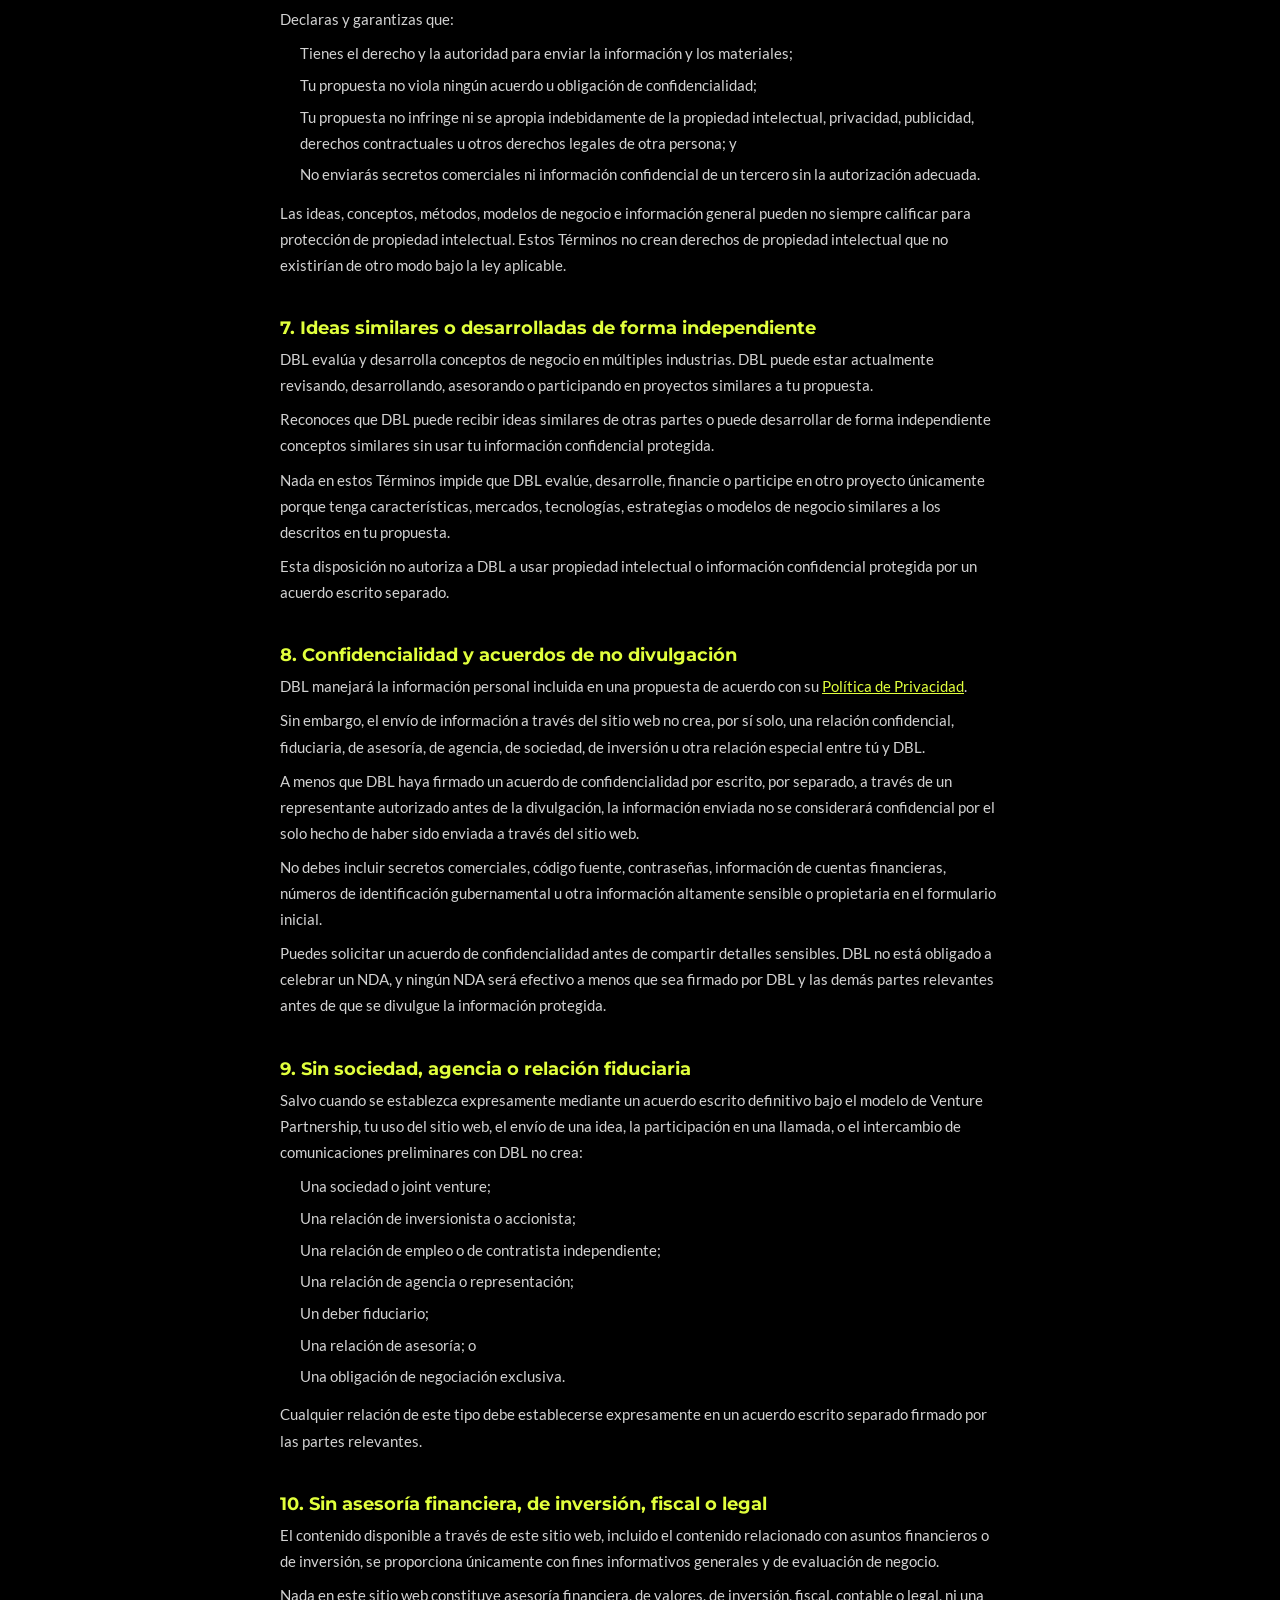
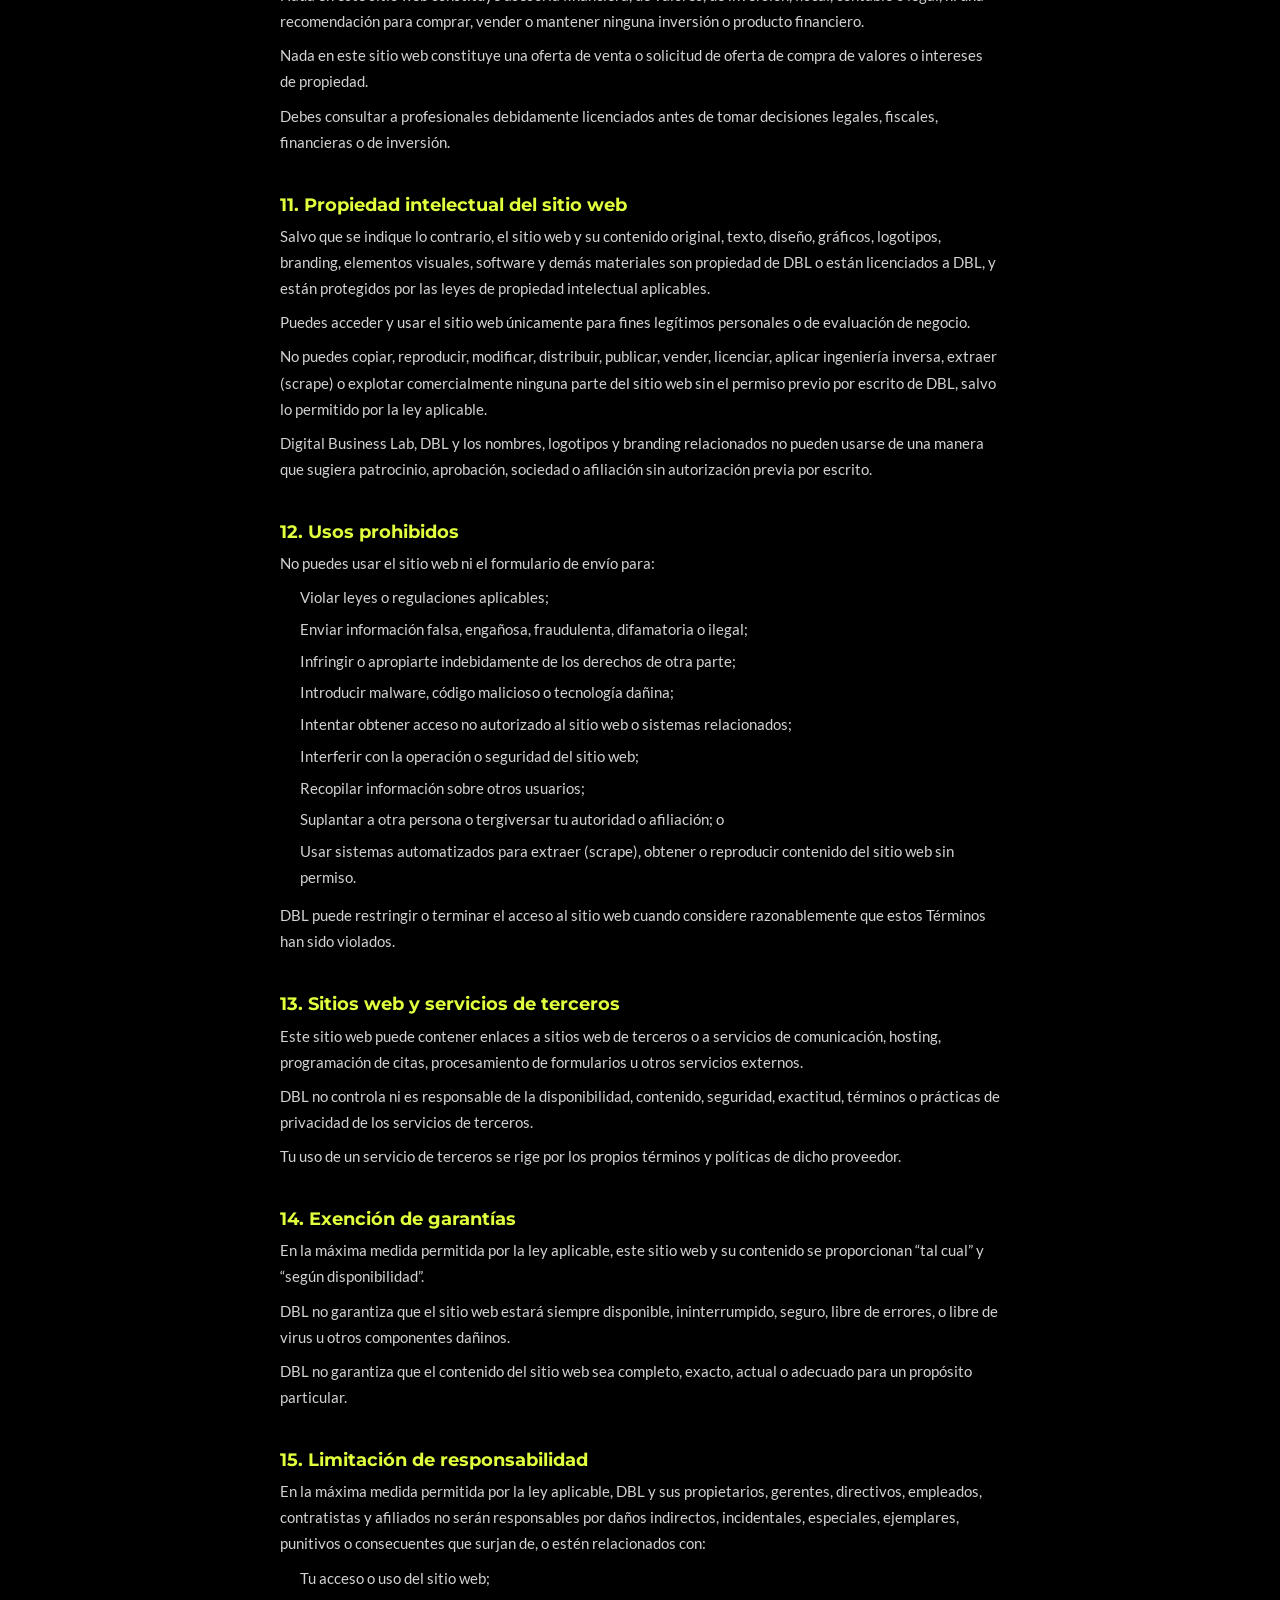
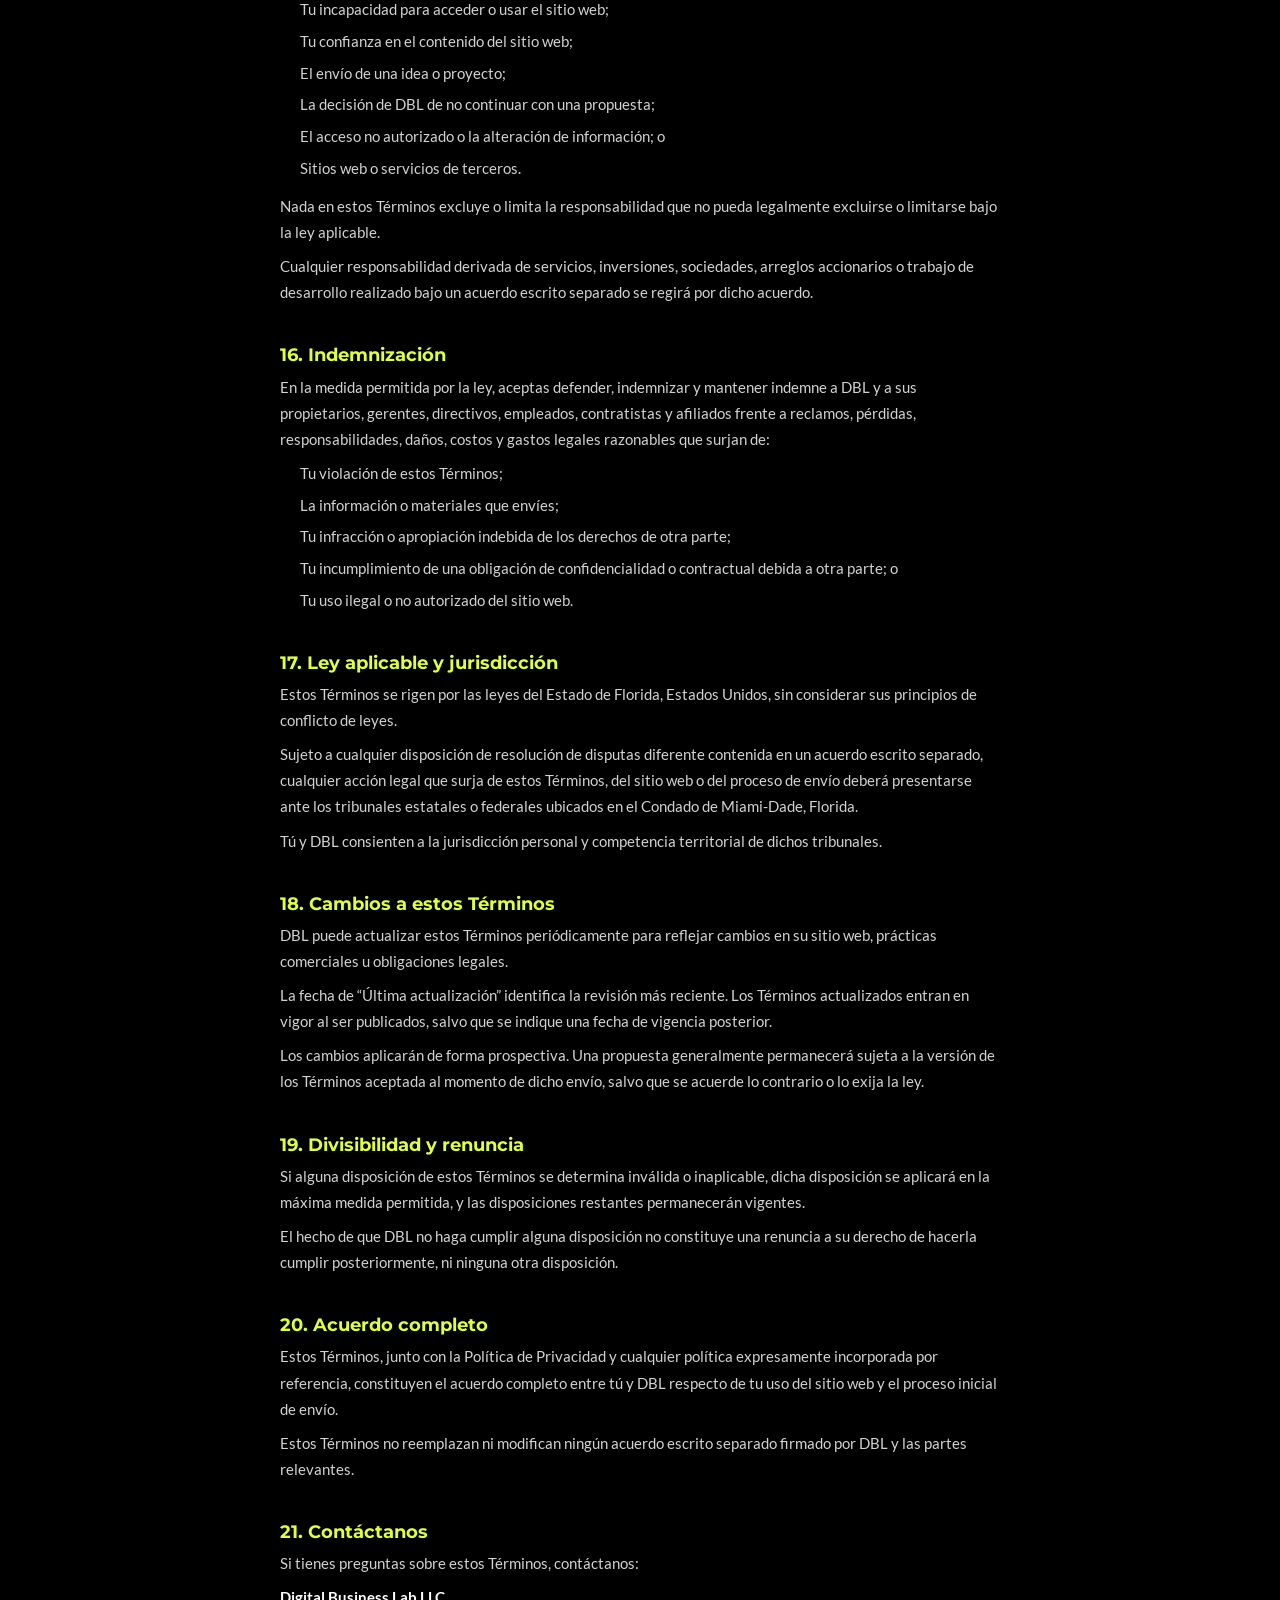
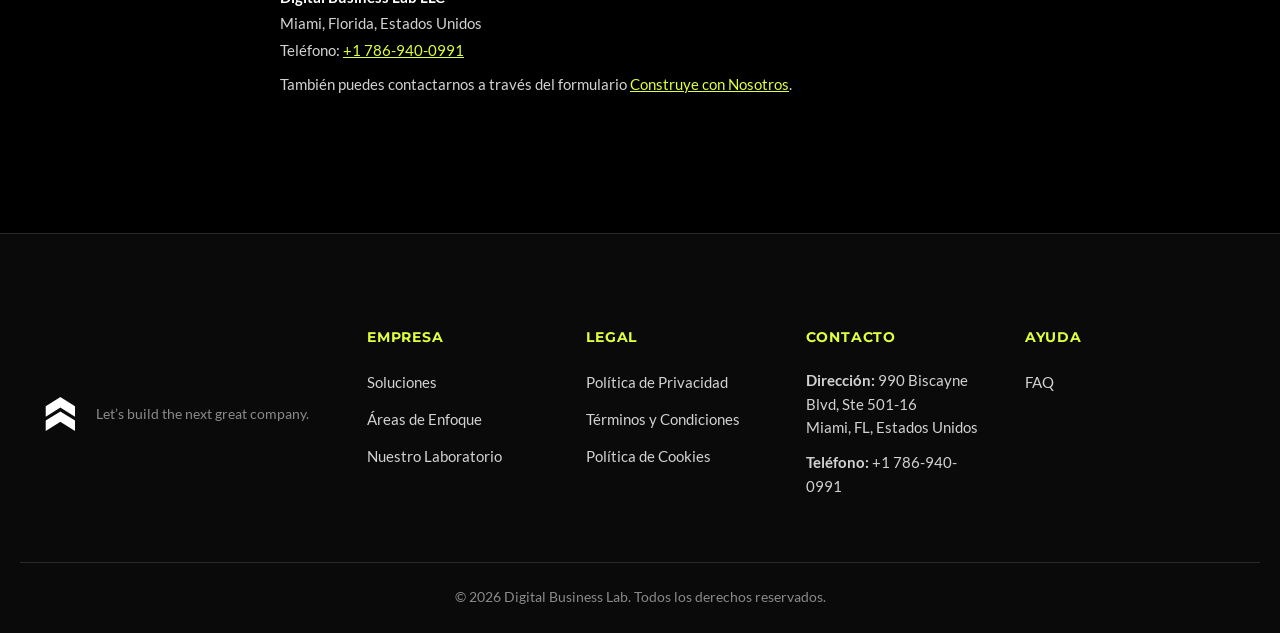
<file: es/terms-and-conditions.html>
<!DOCTYPE html>
<html lang="es">
<head>
  <meta charset="UTF-8">
  <meta name="viewport" content="width=device-width, initial-scale=1.0">
  <title>Términos y Condiciones | Digital Business Lab</title>
  <meta name="description" content="Términos y Condiciones de Digital Business Lab (DBL).">
  <meta name="theme-color" content="#000000">

  <meta http-equiv="X-Content-Type-Options" content="nosniff">
  <meta name="referrer" content="strict-origin-when-cross-origin">

  <link rel="icon" href="data:image/svg+xml,%3Csvg xmlns='http://www.w3.org/2000/svg' viewBox='0 0 100 100'%3E%3Cpath d='M50 15 L85 40 L70 40 L70 85 L30 85 L30 40 L15 40 Z' fill='%23E1FF3C'/%3E%3C/svg%3E">

  <link rel="stylesheet" href="../styles.css">
  <noscript><style>.reveal { opacity: 1 !important; transform: none !important; }</style></noscript>
</head>
<body>

  <a class="skip-link" href="index.html#main">Saltar al contenido</a>

  <!-- ============ NAVBAR ============ -->
  <header class="navbar" id="navbar">
    <div class="container navbar__inner">
      <a href="index.html#home" class="navbar__logo" aria-label="Digital Business Lab — Inicio">
        <svg viewBox="0 0 1116.49 452.19" class="navbar__logo-svg" role="img" aria-hidden="true">
          <path class="cls-1" d="M351.43,157,226.06,78.39a5.48,5.48,0,0,0-5.81,0L94.79,157a7.32,7.32,0,0,0-3.5,6.2v85.46a2.48,2.48,0,0,0,3.83,2L220.21,172.2a5.48,5.48,0,0,1,5.81,0l125.09,78.44a2.48,2.48,0,0,0,3.83-2V163.2A7.33,7.33,0,0,0,351.43,157Z"/><path class="cls-2" d="M351.43,286.27,226.06,207.65a5.53,5.53,0,0,0-5.81,0L94.79,286.27a7.32,7.32,0,0,0-3.5,6.2v85.46a2.48,2.48,0,0,0,3.83,2l125.09-78.43a5.48,5.48,0,0,1,5.81,0L351.11,379.9a2.48,2.48,0,0,0,3.83-2V292.47A7.33,7.33,0,0,0,351.43,286.27Z"/><path class="cls-1" d="M555.32,91Q527.43,77,490.9,77H389V301.37H490.9q36.54,0,64.42-13.94t43.58-39.1q15.71-25.15,15.7-59.13,0-34.29-15.7-59.28T555.32,91Zm-2.41,135.08a61.57,61.57,0,0,1-25.63,24.19q-16.51,8.5-38.94,8.49H440.91V119.66h47.43q22.43,0,38.94,8.49a62,62,0,0,1,25.63,24q9.14,15.54,9.14,37Q562.05,210.35,552.91,226.06Z"/><path class="cls-1" d="M810.09,186.8q-3-1.25-6.06-2.26A56.11,56.11,0,0,0,824.83,166q8.65-13,8.65-30.61,0-26.27-21.31-42.3T748.56,77H639V301.37H755q44.22,0,67-16.19t22.75-45q0-19.54-9.13-33T810.09,186.8Zm-67.94-70.66q18.9,0,29,6.57t10.1,19.7q0,13.47-10.1,20t-29,6.57h-51.6V116.14ZM781.73,255.7q-10.43,6.57-30.61,6.57H690.55V206.83h60.57q20.19,0,30.61,6.89t10.41,21Q792.14,249.13,781.73,255.7Z"/><polygon class="cls-1" points="921.29 259.06 921.29 77.04 869.38 77.04 869.38 301.37 1033.78 301.37 1033.78 259.06 921.29 259.06"/><path class="cls-2" d="M423.69,335.87A29.67,29.67,0,0,0,410.25,333H389v46.8h21.26a29.67,29.67,0,0,0,13.44-2.91,22.13,22.13,0,0,0,9.09-8.15,24.91,24.91,0,0,0,0-24.71A22.2,22.2,0,0,0,423.69,335.87Zm-.5,28.18a12.91,12.91,0,0,1-5.35,5.05,17.55,17.55,0,0,1-8.12,1.77h-9.9v-29h9.9a17.55,17.55,0,0,1,8.12,1.78,12.94,12.94,0,0,1,5.35,5,16.57,16.57,0,0,1,0,15.41Z"/><path class="cls-2" d="M450.3,328.72a6.88,6.88,0,0,0-4.68-1.57,6.58,6.58,0,0,0-4.68,1.67,5.65,5.65,0,0,0,0,8.29,6.62,6.62,0,0,0,4.68,1.67,6.49,6.49,0,0,0,4.71-1.71,5.71,5.71,0,0,0,1.77-4.31A5.12,5.12,0,0,0,450.3,328.72Z"/><rect class="cls-2" x="440.4" y="343.79" width="10.43" height="35.97"/><path class="cls-2" d="M484.66,348.35a12.24,12.24,0,0,0-3.88-3.25,16.85,16.85,0,0,0-8-1.84,19.05,19.05,0,0,0-9.06,2.14,16.7,16.7,0,0,0-6.49,6.05,17.3,17.3,0,0,0,6.49,24.4,18.84,18.84,0,0,0,9.06,2.17,16.63,16.63,0,0,0,8-1.87,12.07,12.07,0,0,0,3.34-2.65v1.58q0,4.88-2.5,7.35c-1.68,1.65-4.36,2.48-8.06,2.48a22.88,22.88,0,0,1-6.92-1.11,16.82,16.82,0,0,1-5.78-3l-4.15,7.49a21.41,21.41,0,0,0,7.86,3.71,38.57,38.57,0,0,0,9.79,1.23q9.76,0,15-4.74t5.21-14.78V343.79h-9.89Zm-1.61,16.9a8.09,8.09,0,0,1-3.34,3.11,11.37,11.37,0,0,1-9.76,0,8.38,8.38,0,0,1-3.38-3.11,9.33,9.33,0,0,1,0-9.26,8.5,8.5,0,0,1,3.38-3.07,11.37,11.37,0,0,1,9.76,0,8.2,8.2,0,0,1,3.34,3.07,9.46,9.46,0,0,1,0,9.26Z"/><rect class="cls-2" x="501.17" y="343.79" width="10.43" height="35.97"/><path class="cls-2" d="M511.06,328.72a6.85,6.85,0,0,0-4.68-1.57,6.57,6.57,0,0,0-4.67,1.67,5.65,5.65,0,0,0,0,8.29,6.61,6.61,0,0,0,4.67,1.67,6.5,6.5,0,0,0,4.72-1.71,5.71,5.71,0,0,0,1.77-4.31A5.09,5.09,0,0,0,511.06,328.72Z"/><path class="cls-2" d="M534.4,372a4.37,4.37,0,0,1-3.28-1.23,4.85,4.85,0,0,1-1.2-3.51V352.62h9v-8h-9v-8.76H519.49v8.76h-5.55v8h5.55v14.77q0,6.42,3.54,9.66t9.9,3.24a19.2,19.2,0,0,0,4.64-.56,11.5,11.5,0,0,0,3.85-1.71l-2.81-7.35A6.72,6.72,0,0,1,534.4,372Z"/><path class="cls-2" d="M571.5,347.14q-4.54-3.88-12.77-3.88a31.59,31.59,0,0,0-8.42,1.14,22.35,22.35,0,0,0-7.09,3.2l3.74,7.29a15.13,15.13,0,0,1,4.72-2.44,18.19,18.19,0,0,1,5.65-.9c2.8,0,4.89.62,6.25,1.87a6.73,6.73,0,0,1,2,5.21h-8.29a24,24,0,0,0-8.89,1.38,10.29,10.29,0,0,0-5,3.77,10.13,10.13,0,0,0-1.57,5.62,10,10,0,0,0,1.61,5.55,11,11,0,0,0,4.61,3.91,16.61,16.61,0,0,0,7.22,1.43,15,15,0,0,0,7.76-1.8,9.14,9.14,0,0,0,3.2-3.22v4.49H576V359.24Q576,351,571.5,347.14ZM562.61,372a9,9,0,0,1-4.68,1.24,7,7,0,0,1-4.31-1.17,3.75,3.75,0,0,1-1.57-3.18,3.82,3.82,0,0,1,1.37-3q1.37-1.2,5-1.2h7.16v3.67A7.14,7.14,0,0,1,562.61,372Z"/><rect class="cls-2" x="582.4" y="330.15" width="10.43" height="49.6"/><path class="cls-2" d="M651.72,355.86c-.41-.17-.84-.33-1.27-.47a11.75,11.75,0,0,0,4.35-3.88,11.24,11.24,0,0,0,1.8-6.38,10.5,10.5,0,0,0-4.44-8.82Q647.71,333,638.88,333H616v46.8h24.2q9.22,0,14-3.38a10.87,10.87,0,0,0,4.75-9.39,11.88,11.88,0,0,0-1.91-6.88A11.67,11.67,0,0,0,651.72,355.86Zm-14.17-14.74a11.15,11.15,0,0,1,6.05,1.37,4.57,4.57,0,0,1,2.1,4.11,4.65,4.65,0,0,1-2.1,4.18,11.15,11.15,0,0,1-6.05,1.37H626.78v-11Zm8.25,29.11a12,12,0,0,1-6.38,1.37H626.78V360h12.64a11.59,11.59,0,0,1,6.38,1.44,4.87,4.87,0,0,1,2.18,4.37A4.79,4.79,0,0,1,645.8,370.23Z"/><path class="cls-2" d="M689.16,361.58a12.29,12.29,0,0,1-1.07,5.44,7.2,7.2,0,0,1-2.94,3.21,8.72,8.72,0,0,1-4.28,1,6.86,6.86,0,0,1-5.38-2.11q-1.9-2.1-1.91-6.58V343.79H663.15v20.33a19,19,0,0,0,1.94,9.12,12.28,12.28,0,0,0,5.45,5.32,17.74,17.74,0,0,0,8,1.73,15.78,15.78,0,0,0,7.65-1.9,12.05,12.05,0,0,0,3.51-2.86v4.23h9.9v-36H689.16Z"/><path class="cls-2" d="M731,360.87a16.86,16.86,0,0,0-4.24-1.7,38.87,38.87,0,0,0-4.65-.9c-1.54-.2-3-.44-4.24-.71a10.6,10.6,0,0,1-3.11-1.06,2.18,2.18,0,0,1-1.17-2,2.76,2.76,0,0,1,1.6-2.41,10.56,10.56,0,0,1,5.08-.93,24.26,24.26,0,0,1,5.12.57,17.54,17.54,0,0,1,5.25,2.1l3.47-7.42a20.55,20.55,0,0,0-6.35-2.34,36.64,36.64,0,0,0-7.49-.8,24,24,0,0,0-9,1.5,13.13,13.13,0,0,0-5.72,4.11,9.69,9.69,0,0,0-2,6,9.58,9.58,0,0,0,1.17,5,8.66,8.66,0,0,0,3.11,3.08,15.32,15.32,0,0,0,4.27,1.7c1.56.38,3.11.68,4.65.91s3,.44,4.25.67a10.23,10.23,0,0,1,3.1,1,2.06,2.06,0,0,1,1.17,1.91,2.67,2.67,0,0,1-1.5,2.41,10.88,10.88,0,0,1-5.11.87,24.28,24.28,0,0,1-6.66-1,22.89,22.89,0,0,1-5.84-2.51l-3.48,7.49a21.93,21.93,0,0,0,6.72,2.77,34.86,34.86,0,0,0,8.86,1.1,25.41,25.41,0,0,0,9.19-1.47,13.18,13.18,0,0,0,5.78-4,9.36,9.36,0,0,0,2-5.92,9.22,9.22,0,0,0-1.21-5A9,9,0,0,0,731,360.87Z"/><path class="cls-2" d="M748.52,328.72a6.85,6.85,0,0,0-4.68-1.57,6.61,6.61,0,0,0-4.68,1.67,5.67,5.67,0,0,0,0,8.29,6.66,6.66,0,0,0,4.68,1.67,6.53,6.53,0,0,0,4.72-1.71,5.71,5.71,0,0,0,1.77-4.31A5.09,5.09,0,0,0,748.52,328.72Z"/><rect class="cls-2" x="738.63" y="343.79" width="10.43" height="35.97"/><path class="cls-2" d="M785.19,345a16.81,16.81,0,0,0-7.65-1.7,17,17,0,0,0-8.23,1.94,13.16,13.16,0,0,0-3.67,2.88v-4.29h-10v36H766.1V362a11.84,11.84,0,0,1,1.11-5.48,7.16,7.16,0,0,1,3.07-3.18,9.45,9.45,0,0,1,4.45-1,6.93,6.93,0,0,1,5.38,2.08q1.9,2.07,1.9,6.41v19h10.43V359.17a18.51,18.51,0,0,0-1.93-9A12.45,12.45,0,0,0,785.19,345Z"/><path class="cls-2" d="M825.1,345.5a21.46,21.46,0,0,0-19.35.13,17.85,17.85,0,0,0-6.86,6.55,18.32,18.32,0,0,0-2.5,9.6,17.5,17.5,0,0,0,9.72,16.11,25.53,25.53,0,0,0,19.43.9,16.17,16.17,0,0,0,6.21-4.31l-5.55-6a12.32,12.32,0,0,1-4,2.61,13.56,13.56,0,0,1-5.05.87,12.47,12.47,0,0,1-5.58-1.17,8.49,8.49,0,0,1-3.68-3.41,9.48,9.48,0,0,1-1-2.64h27.2c0-.45.09-.93.14-1.44s.06-1,.06-1.37a19.23,19.23,0,0,0-2.47-10A16.73,16.73,0,0,0,825.1,345.5Zm-14.17,6.82a9.3,9.3,0,0,1,4.71-1.17,9.13,9.13,0,0,1,4.68,1.17,8.29,8.29,0,0,1,3.14,3.24,9,9,0,0,1,1,3.07H806.76a9.29,9.29,0,0,1,1-3A8.2,8.2,0,0,1,810.93,352.32Z"/><path class="cls-2" d="M866.05,363.88a9,9,0,0,0-3.11-3,16.93,16.93,0,0,0-4.25-1.7,38.71,38.71,0,0,0-4.64-.9c-1.54-.2-3-.44-4.25-.71a10.71,10.71,0,0,1-3.11-1.06,2.18,2.18,0,0,1-1.17-2,2.77,2.77,0,0,1,1.61-2.41,10.53,10.53,0,0,1,5.08-.93,24.17,24.17,0,0,1,5.11.57,17.54,17.54,0,0,1,5.25,2.1l3.48-7.42a20.65,20.65,0,0,0-6.35-2.34,36.64,36.64,0,0,0-7.49-.8,24.07,24.07,0,0,0-9,1.5,13.19,13.19,0,0,0-5.72,4.11,9.75,9.75,0,0,0-2,6,9.58,9.58,0,0,0,1.17,5,8.74,8.74,0,0,0,3.11,3.08,15.38,15.38,0,0,0,4.28,1.7c1.56.38,3.11.68,4.65.91s3,.44,4.24.67a10.3,10.3,0,0,1,3.11,1,2.06,2.06,0,0,1,1.17,1.91,2.67,2.67,0,0,1-1.5,2.41,10.93,10.93,0,0,1-5.12.87,24.27,24.27,0,0,1-6.65-1,23.12,23.12,0,0,1-5.85-2.51l-3.48,7.49a21.93,21.93,0,0,0,6.72,2.77,34.92,34.92,0,0,0,8.86,1.1,25.41,25.41,0,0,0,9.19-1.47,13.16,13.16,0,0,0,5.79-4,9.41,9.41,0,0,0,2-5.92A9.23,9.23,0,0,0,866.05,363.88Z"/><path class="cls-2" d="M895.36,360.87a16.86,16.86,0,0,0-4.24-1.7,38.87,38.87,0,0,0-4.65-.9c-1.54-.2-3-.44-4.24-.71a10.6,10.6,0,0,1-3.11-1.06,2.18,2.18,0,0,1-1.17-2,2.76,2.76,0,0,1,1.6-2.41,10.53,10.53,0,0,1,5.08-.93,24.26,24.26,0,0,1,5.12.57,17.39,17.39,0,0,1,5.24,2.1l3.48-7.42a20.55,20.55,0,0,0-6.35-2.34,36.64,36.64,0,0,0-7.49-.8,24.11,24.11,0,0,0-9,1.5,13.15,13.15,0,0,0-5.71,4.11,9.69,9.69,0,0,0-2,6,9.58,9.58,0,0,0,1.17,5,8.71,8.71,0,0,0,3.1,3.08,15.5,15.5,0,0,0,4.28,1.7c1.56.38,3.11.68,4.65.91s2.95.44,4.24.67a10.21,10.21,0,0,1,3.11,1,2.06,2.06,0,0,1,1.17,1.91,2.67,2.67,0,0,1-1.5,2.41,10.9,10.9,0,0,1-5.12.87,24.27,24.27,0,0,1-6.65-1,23.12,23.12,0,0,1-5.85-2.51l-3.47,7.49a21.82,21.82,0,0,0,6.72,2.77,34.84,34.84,0,0,0,8.85,1.1,25.46,25.46,0,0,0,9.2-1.47,13.18,13.18,0,0,0,5.78-4,9.35,9.35,0,0,0,2-5.92,9.23,9.23,0,0,0-1.2-5A9,9,0,0,0,895.36,360.87Z"/><polygon class="cls-2" points="930.42 332.96 919.6 332.96 919.6 379.76 953.89 379.76 953.89 370.94 930.42 370.94 930.42 332.96"/><path class="cls-2" d="M983.71,347.14q-4.56-3.88-12.77-3.88a31.67,31.67,0,0,0-8.43,1.14,22.39,22.39,0,0,0-7.08,3.2l3.74,7.29a15,15,0,0,1,4.71-2.44,18.24,18.24,0,0,1,5.65-.9q4.22,0,6.25,1.87a6.73,6.73,0,0,1,2,5.21h-8.29a24,24,0,0,0-8.89,1.38,10.31,10.31,0,0,0-5,3.77,10.63,10.63,0,0,0,0,11.17,11,11,0,0,0,4.62,3.91,16.57,16.57,0,0,0,7.22,1.43,14.92,14.92,0,0,0,7.75-1.8,9.08,9.08,0,0,0,3.21-3.22v4.49h9.76V359.24Q988.25,351,983.71,347.14Zm-8.9,24.9a9,9,0,0,1-4.68,1.24,7.09,7.09,0,0,1-4.31-1.17,3.77,3.77,0,0,1-1.57-3.18,3.85,3.85,0,0,1,1.37-3q1.38-1.2,5-1.2h7.15v3.67A7,7,0,0,1,974.81,372Z"/><path class="cls-2" d="M1031.4,352a16.82,16.82,0,0,0-6.41-6.42,18.38,18.38,0,0,0-9.13-2.27,15.44,15.44,0,0,0-8,2,12.06,12.06,0,0,0-2.88,2.36V330.15H994.6v49.61h10v-4.17a12,12,0,0,0,3.15,2.7,15.76,15.76,0,0,0,8.15,2A18.08,18.08,0,0,0,1025,378a17,17,0,0,0,6.41-6.45,21.35,21.35,0,0,0,0-19.59ZM1022,367.09a8.73,8.73,0,0,1-7.92,4.65,9.07,9.07,0,0,1-4.68-1.21,8.44,8.44,0,0,1-3.28-3.44,12.44,12.44,0,0,1,0-10.66,8.55,8.55,0,0,1,3.28-3.41,9.16,9.16,0,0,1,4.68-1.2,8.74,8.74,0,0,1,7.92,4.61,12.16,12.16,0,0,1,0,10.66Z"/>
        </svg>
      </a>

      <nav class="navbar__nav" id="primary-nav" aria-label="Principal">
        <ul class="navbar__links">
          <li><a href="index.html#solutions">Soluciones</a></li>
          <li><a href="index.html#focus-areas">Áreas de Enfoque</a></li>
          <li><a href="index.html#about">Nuestro Lab</a></li>
        </ul>
        <a href="index.html#build-with-us" class="btn btn--primary navbar__cta">Comparte tu Idea</a>
      </nav>

      <div class="lang-switch" aria-label="Idioma">
        <a href="../terms-and-conditions.html" class="lang-switch__link">EN</a>
        <span class="lang-switch__sep" aria-hidden="true">|</span>
        <a href="terms-and-conditions.html" class="lang-switch__link is-active">ES</a>
      </div>

      <button class="navbar__toggle" id="navToggle" aria-expanded="false" aria-controls="primary-nav" aria-label="Abrir o cerrar el menú de navegación">
        <span></span><span></span><span></span>
      </button>
    </div>
  </header>

  <main id="main">
    <section class="section" id="terms-and-conditions">
      <div class="container legal">
        <p class="eyebrow eyebrow--center">Legal</p>
        <h2 class="section__title reveal">Términos y Condiciones</h2>
        <p class="legal__updated">Última actualización: septiembre de 2026</p>

        <div class="legal__body">
          <p>Estos Términos y Condiciones (&ldquo;Términos&rdquo;) rigen tu acceso y uso de este sitio web, incluido el envío de información a través del formulario &ldquo;Construye con Nosotros&rdquo;.</p>
          <p>Este sitio web es operado por Digital Business Lab LLC (&ldquo;DBL&rdquo;, &ldquo;nosotros&rdquo; o &ldquo;nuestro&rdquo;). Al acceder a este sitio web o enviar el formulario &ldquo;Construye con Nosotros&rdquo;, reconoces que has leído y aceptas estos Términos y nuestra <a href="privacy-policy.html">Política de Privacidad</a>.</p>
          <p>Si no estás de acuerdo con estos Términos, no debes usar el sitio web ni enviar información a través del formulario.</p>

          <h3>1. Alcance de estos Términos</h3>
          <p>Estos Términos aplican únicamente a tu uso de este sitio web y al proceso inicial de envío y evaluación.</p>
          <p>Cualquier servicio de consultoría, actividad de construcción de negocios (venture building), alianza estratégica, participación accionaria, inversión, trabajo de desarrollo, u otra relación comercial que involucre a DBL se regirá por un acuerdo escrito separado firmado por las partes relevantes.</p>
          <p>Si un acuerdo escrito separado entra en conflicto con estos Términos, dicho acuerdo prevalecerá respecto de la materia de ese acuerdo.</p>

          <h3>2. Descripción de DBL</h3>
          <p>DBL opera como un Venture Studio enfocado en identificar, evaluar, validar, construir y ayudar a escalar ideas de negocio en áreas donde DBL identifica un potencial significativo de innovación, viabilidad comercial, escalabilidad y crecimiento global.</p>
          <p>En casos seleccionados, DBL puede proponer una alianza estratégica, participación accionaria u otra forma de colaboración comercial. Cualquier acuerdo de este tipo está sujeto a evaluación adicional, due diligence, negociación y un acuerdo escrito separado.</p>
          <p>La información presentada en este sitio web es una descripción general del modelo de negocio de DBL y no constituye un compromiso vinculante de proporcionar ningún servicio, inversión, recurso o estructura de asociación en particular.</p>

          <h3>3. Elegibilidad</h3>
          <p>Este sitio web y el formulario &ldquo;Construye con Nosotros&rdquo; están dirigidos a personas que tengan al menos 18 años y capacidad legal para celebrar acuerdos vinculantes.</p>
          <p>Si envías información en nombre de una empresa, organización, equipo de proyecto u otra persona, declaras que tienes la autoridad para hacerlo y para aceptar estos Términos en su nombre.</p>

          <h3>4. Sin garantía de aceptación, asociación o resultado</h3>
          <p>Enviar una idea, concepto de negocio, proyecto u otra información no garantiza que DBL la evaluará más allá de una revisión inicial, ni que aceptará financiarla, desarrollarla, construirla, promoverla, invertir en ella o asociarse en ella.</p>
          <p>DBL puede aceptar o rechazar cualquier propuesta a su discreción y no está obligado a proporcionar razones, retroalimentación, análisis o compensación en relación con esa decisión.</p>
          <p>Nada en este sitio web o en ninguna comunicación preliminar constituye:</p>
          <ul>
            <li>Una oferta o compromiso de invertir;</li>
            <li>Una promesa de proporcionar servicios o financiamiento;</li>
            <li>Un acuerdo para formar una sociedad o joint venture;</li>
            <li>Una garantía de ingresos, rentabilidad, financiamiento, crecimiento, aceptación de mercado o éxito comercial; o</li>
            <li>Una obligación de continuar las conversaciones o negociar un acuerdo.</li>
          </ul>
          <p>El desarrollo de negocios y los emprendimientos en etapa temprana implican incertidumbre y riesgo. Los resultados pasados, ejemplos, pronósticos, proyecciones o estimaciones de mercado no garantizan resultados futuros.</p>

          <h3>5. Venture Partnership</h3>
          <p>Cuando DBL y un emprendedor, founder, empresa o dueño de proyecto deciden mutuamente avanzar bajo el modelo de Venture Partnership, las partes iniciarán un proceso de negociación para definir los términos propuestos de su alianza estratégica.</p>
          <p>Dependiendo de la naturaleza del proyecto, estas negociaciones pueden abordar:</p>
          <ul>
            <li>Los aportes financieros, operativos, tecnológicos, de propiedad intelectual, profesionales u otros de cada parte;</li>
            <li>Los roles, responsabilidades y compromisos de cada parte;</li>
            <li>Los intereses de propiedad y la participación accionaria;</li>
            <li>La gobernanza, gestión, derechos de voto y autoridad de toma de decisiones;</li>
            <li>El control sobre el proyecto y sus operaciones comerciales;</li>
            <li>La propiedad y el uso de la propiedad intelectual;</li>
            <li>La distribución de utilidades, pérdidas, dividendos u otros beneficios económicos;</li>
            <li>Las obligaciones de financiamiento y requerimientos de capital futuros;</li>
            <li>La confidencialidad, exclusividad, restricciones de transferencia y condiciones de salida; y</li>
            <li>Cualquier otro término comercial o legal aplicable a la relación propuesta.</li>
          </ul>
          <p>Si las partes llegan a un acuerdo, el Venture Partnership se documentará mediante un acuerdo escrito apropiado, que puede incluir un acuerdo operativo, acuerdo de accionistas, acuerdo de joint venture, acuerdo de sociedad, acuerdo de aportes, u otro instrumento legal definitivo apropiado para el proyecto.</p>
          <p>Ningún Venture Partnership, interés de propiedad, derecho accionario, joint venture, relación fiduciaria, derecho de participación en utilidades, o asociación legalmente vinculante se crea únicamente porque:</p>
          <ul>
            <li>DBL evalúa o aprueba una idea;</li>
            <li>Las partes conversan sobre una posible asociación;</li>
            <li>Un emprendedor expresa interés en, o acepta, una propuesta preliminar;</li>
            <li>Las partes inician negociaciones, reuniones, due diligence o actividades de planificación; o</li>
            <li>DBL proporciona retroalimentación, recomendaciones o apoyo preliminar.</li>
          </ul>
          <p>El Venture Partnership entra en vigor únicamente después de que todos los acuerdos definitivos requeridos hayan sido negociados, aprobados y firmados por DBL y las demás partes relevantes a través de sus representantes autorizados.</p>
          <p>A menos que un acuerdo vinculante separado disponga lo contrario, cualquiera de las partes puede terminar las negociaciones del Venture Partnership en cualquier momento antes de que se firme el acuerdo definitivo.</p>

          <h3>6. Ideas y materiales enviados</h3>
          <p>Conservas cualquier derecho de propiedad que legítimamente tengas sobre los materiales originales que envías. DBL no adquiere la propiedad de tus materiales enviados por el solo hecho de que los envíes a través del sitio web.</p>
          <p>Al enviar materiales, otorgas a DBL un derecho limitado, no exclusivo y libre de regalías para recibir, almacenar, reproducir, revisar, analizar y compartir internamente esos materiales únicamente con el propósito de evaluar la propuesta, comunicarse contigo y determinar si se explora una posible relación comercial.</p>
          <p>Este derecho de evaluación limitado no autoriza a DBL a explotar comercialmente tus materiales propietarios sin un acuerdo escrito separado.</p>
          <p>Declaras y garantizas que:</p>
          <ul>
            <li>Tienes el derecho y la autoridad para enviar la información y los materiales;</li>
            <li>Tu propuesta no viola ningún acuerdo u obligación de confidencialidad;</li>
            <li>Tu propuesta no infringe ni se apropia indebidamente de la propiedad intelectual, privacidad, publicidad, derechos contractuales u otros derechos legales de otra persona; y</li>
            <li>No enviarás secretos comerciales ni información confidencial de un tercero sin la autorización adecuada.</li>
          </ul>
          <p>Las ideas, conceptos, métodos, modelos de negocio e información general pueden no siempre calificar para protección de propiedad intelectual. Estos Términos no crean derechos de propiedad intelectual que no existirían de otro modo bajo la ley aplicable.</p>

          <h3>7. Ideas similares o desarrolladas de forma independiente</h3>
          <p>DBL evalúa y desarrolla conceptos de negocio en múltiples industrias. DBL puede estar actualmente revisando, desarrollando, asesorando o participando en proyectos similares a tu propuesta.</p>
          <p>Reconoces que DBL puede recibir ideas similares de otras partes o puede desarrollar de forma independiente conceptos similares sin usar tu información confidencial protegida.</p>
          <p>Nada en estos Términos impide que DBL evalúe, desarrolle, financie o participe en otro proyecto únicamente porque tenga características, mercados, tecnologías, estrategias o modelos de negocio similares a los descritos en tu propuesta.</p>
          <p>Esta disposición no autoriza a DBL a usar propiedad intelectual o información confidencial protegida por un acuerdo escrito separado.</p>

          <h3>8. Confidencialidad y acuerdos de no divulgación</h3>
          <p>DBL manejará la información personal incluida en una propuesta de acuerdo con su <a href="privacy-policy.html">Política de Privacidad</a>.</p>
          <p>Sin embargo, el envío de información a través del sitio web no crea, por sí solo, una relación confidencial, fiduciaria, de asesoría, de agencia, de sociedad, de inversión u otra relación especial entre tú y DBL.</p>
          <p>A menos que DBL haya firmado un acuerdo de confidencialidad por escrito, por separado, a través de un representante autorizado antes de la divulgación, la información enviada no se considerará confidencial por el solo hecho de haber sido enviada a través del sitio web.</p>
          <p>No debes incluir secretos comerciales, código fuente, contraseñas, información de cuentas financieras, números de identificación gubernamental u otra información altamente sensible o propietaria en el formulario inicial.</p>
          <p>Puedes solicitar un acuerdo de confidencialidad antes de compartir detalles sensibles. DBL no está obligado a celebrar un NDA, y ningún NDA será efectivo a menos que sea firmado por DBL y las demás partes relevantes antes de que se divulgue la información protegida.</p>

          <h3>9. Sin sociedad, agencia o relación fiduciaria</h3>
          <p>Salvo cuando se establezca expresamente mediante un acuerdo escrito definitivo bajo el modelo de Venture Partnership, tu uso del sitio web, el envío de una idea, la participación en una llamada, o el intercambio de comunicaciones preliminares con DBL no crea:</p>
          <ul>
            <li>Una sociedad o joint venture;</li>
            <li>Una relación de inversionista o accionista;</li>
            <li>Una relación de empleo o de contratista independiente;</li>
            <li>Una relación de agencia o representación;</li>
            <li>Un deber fiduciario;</li>
            <li>Una relación de asesoría; o</li>
            <li>Una obligación de negociación exclusiva.</li>
          </ul>
          <p>Cualquier relación de este tipo debe establecerse expresamente en un acuerdo escrito separado firmado por las partes relevantes.</p>

          <h3>10. Sin asesoría financiera, de inversión, fiscal o legal</h3>
          <p>El contenido disponible a través de este sitio web, incluido el contenido relacionado con asuntos financieros o de inversión, se proporciona únicamente con fines informativos generales y de evaluación de negocio.</p>
          <p>Nada en este sitio web constituye asesoría financiera, de valores, de inversión, fiscal, contable o legal, ni una recomendación para comprar, vender o mantener ninguna inversión o producto financiero.</p>
          <p>Nada en este sitio web constituye una oferta de venta o solicitud de oferta de compra de valores o intereses de propiedad.</p>
          <p>Debes consultar a profesionales debidamente licenciados antes de tomar decisiones legales, fiscales, financieras o de inversión.</p>

          <h3>11. Propiedad intelectual del sitio web</h3>
          <p>Salvo que se indique lo contrario, el sitio web y su contenido original, texto, diseño, gráficos, logotipos, branding, elementos visuales, software y demás materiales son propiedad de DBL o están licenciados a DBL, y están protegidos por las leyes de propiedad intelectual aplicables.</p>
          <p>Puedes acceder y usar el sitio web únicamente para fines legítimos personales o de evaluación de negocio.</p>
          <p>No puedes copiar, reproducir, modificar, distribuir, publicar, vender, licenciar, aplicar ingeniería inversa, extraer (scrape) o explotar comercialmente ninguna parte del sitio web sin el permiso previo por escrito de DBL, salvo lo permitido por la ley aplicable.</p>
          <p>Digital Business Lab, DBL y los nombres, logotipos y branding relacionados no pueden usarse de una manera que sugiera patrocinio, aprobación, sociedad o afiliación sin autorización previa por escrito.</p>

          <h3>12. Usos prohibidos</h3>
          <p>No puedes usar el sitio web ni el formulario de envío para:</p>
          <ul>
            <li>Violar leyes o regulaciones aplicables;</li>
            <li>Enviar información falsa, engañosa, fraudulenta, difamatoria o ilegal;</li>
            <li>Infringir o apropiarte indebidamente de los derechos de otra parte;</li>
            <li>Introducir malware, código malicioso o tecnología dañina;</li>
            <li>Intentar obtener acceso no autorizado al sitio web o sistemas relacionados;</li>
            <li>Interferir con la operación o seguridad del sitio web;</li>
            <li>Recopilar información sobre otros usuarios;</li>
            <li>Suplantar a otra persona o tergiversar tu autoridad o afiliación; o</li>
            <li>Usar sistemas automatizados para extraer (scrape), obtener o reproducir contenido del sitio web sin permiso.</li>
          </ul>
          <p>DBL puede restringir o terminar el acceso al sitio web cuando considere razonablemente que estos Términos han sido violados.</p>

          <h3>13. Sitios web y servicios de terceros</h3>
          <p>Este sitio web puede contener enlaces a sitios web de terceros o a servicios de comunicación, hosting, programación de citas, procesamiento de formularios u otros servicios externos.</p>
          <p>DBL no controla ni es responsable de la disponibilidad, contenido, seguridad, exactitud, términos o prácticas de privacidad de los servicios de terceros.</p>
          <p>Tu uso de un servicio de terceros se rige por los propios términos y políticas de dicho proveedor.</p>

          <h3>14. Exención de garantías</h3>
          <p>En la máxima medida permitida por la ley aplicable, este sitio web y su contenido se proporcionan &ldquo;tal cual&rdquo; y &ldquo;según disponibilidad&rdquo;.</p>
          <p>DBL no garantiza que el sitio web estará siempre disponible, ininterrumpido, seguro, libre de errores, o libre de virus u otros componentes dañinos.</p>
          <p>DBL no garantiza que el contenido del sitio web sea completo, exacto, actual o adecuado para un propósito particular.</p>

          <h3>15. Limitación de responsabilidad</h3>
          <p>En la máxima medida permitida por la ley aplicable, DBL y sus propietarios, gerentes, directivos, empleados, contratistas y afiliados no serán responsables por daños indirectos, incidentales, especiales, ejemplares, punitivos o consecuentes que surjan de, o estén relacionados con:</p>
          <ul>
            <li>Tu acceso o uso del sitio web;</li>
            <li>Tu incapacidad para acceder o usar el sitio web;</li>
            <li>Tu confianza en el contenido del sitio web;</li>
            <li>El envío de una idea o proyecto;</li>
            <li>La decisión de DBL de no continuar con una propuesta;</li>
            <li>El acceso no autorizado o la alteración de información; o</li>
            <li>Sitios web o servicios de terceros.</li>
          </ul>
          <p>Nada en estos Términos excluye o limita la responsabilidad que no pueda legalmente excluirse o limitarse bajo la ley aplicable.</p>
          <p>Cualquier responsabilidad derivada de servicios, inversiones, sociedades, arreglos accionarios o trabajo de desarrollo realizado bajo un acuerdo escrito separado se regirá por dicho acuerdo.</p>

          <h3>16. Indemnización</h3>
          <p>En la medida permitida por la ley, aceptas defender, indemnizar y mantener indemne a DBL y a sus propietarios, gerentes, directivos, empleados, contratistas y afiliados frente a reclamos, pérdidas, responsabilidades, daños, costos y gastos legales razonables que surjan de:</p>
          <ul>
            <li>Tu violación de estos Términos;</li>
            <li>La información o materiales que envíes;</li>
            <li>Tu infracción o apropiación indebida de los derechos de otra parte;</li>
            <li>Tu incumplimiento de una obligación de confidencialidad o contractual debida a otra parte; o</li>
            <li>Tu uso ilegal o no autorizado del sitio web.</li>
          </ul>

          <h3>17. Ley aplicable y jurisdicción</h3>
          <p>Estos Términos se rigen por las leyes del Estado de Florida, Estados Unidos, sin considerar sus principios de conflicto de leyes.</p>
          <p>Sujeto a cualquier disposición de resolución de disputas diferente contenida en un acuerdo escrito separado, cualquier acción legal que surja de estos Términos, del sitio web o del proceso de envío deberá presentarse ante los tribunales estatales o federales ubicados en el Condado de Miami-Dade, Florida.</p>
          <p>Tú y DBL consienten a la jurisdicción personal y competencia territorial de dichos tribunales.</p>

          <h3>18. Cambios a estos Términos</h3>
          <p>DBL puede actualizar estos Términos periódicamente para reflejar cambios en su sitio web, prácticas comerciales u obligaciones legales.</p>
          <p>La fecha de &ldquo;Última actualización&rdquo; identifica la revisión más reciente. Los Términos actualizados entran en vigor al ser publicados, salvo que se indique una fecha de vigencia posterior.</p>
          <p>Los cambios aplicarán de forma prospectiva. Una propuesta generalmente permanecerá sujeta a la versión de los Términos aceptada al momento de dicho envío, salvo que se acuerde lo contrario o lo exija la ley.</p>

          <h3>19. Divisibilidad y renuncia</h3>
          <p>Si alguna disposición de estos Términos se determina inválida o inaplicable, dicha disposición se aplicará en la máxima medida permitida, y las disposiciones restantes permanecerán vigentes.</p>
          <p>El hecho de que DBL no haga cumplir alguna disposición no constituye una renuncia a su derecho de hacerla cumplir posteriormente, ni ninguna otra disposición.</p>

          <h3>20. Acuerdo completo</h3>
          <p>Estos Términos, junto con la Política de Privacidad y cualquier política expresamente incorporada por referencia, constituyen el acuerdo completo entre tú y DBL respecto de tu uso del sitio web y el proceso inicial de envío.</p>
          <p>Estos Términos no reemplazan ni modifican ningún acuerdo escrito separado firmado por DBL y las partes relevantes.</p>

          <h3>21. Contáctanos</h3>
          <p>Si tienes preguntas sobre estos Términos, contáctanos:</p>
          <p><strong>Digital Business Lab LLC</strong><br>
          Miami, Florida, Estados Unidos<br>
          Teléfono: <a href="https://wa.me/17869400991" target="_blank" rel="noopener">+1 786-940-0991</a></p>
          <p>También puedes contactarnos a través del formulario <a href="index.html#build-with-us">Construye con Nosotros</a>.</p>
        </div>
      </div>
    </section>
  </main>

  <!-- ============ FOOTER ============ -->
  <footer class="footer">
    <div class="container footer__inner">
      <div class="footer__brand">
        <svg viewBox="0 0 448.15 452.19" class="footer__logo-svg" role="img" aria-label="Digital Business Lab">
          <path class="cls-2" d="M391.45,135.74,234,37a6.91,6.91,0,0,0-7.3,0L69.05,135.74a9.22,9.22,0,0,0-4.41,7.79V250.89a3.12,3.12,0,0,0,4.82,2.48L226.6,154.83a6.91,6.91,0,0,1,7.3,0L391,253.37a3.12,3.12,0,0,0,4.81-2.48V143.53A9.21,9.21,0,0,0,391.45,135.74Z"/>
          <path class="cls-2" d="M391.45,298.13,234,199.37a6.91,6.91,0,0,0-7.3,0L69.05,298.13a9.22,9.22,0,0,0-4.41,7.79V413.28a3.12,3.12,0,0,0,4.82,2.48L226.6,317.22a6.91,6.91,0,0,1,7.3,0L391,415.76a3.12,3.12,0,0,0,4.81-2.48V305.92A9.21,9.21,0,0,0,391.45,298.13Z"/>
        </svg>
        <p class="footer__tagline">Let&rsquo;s build the next great company.</p>
      </div>

      <div class="footer__col">
        <h4>Empresa</h4>
        <ul>
          <li><a href="index.html#solutions">Soluciones</a></li>
          <li><a href="index.html#focus-areas">Áreas de Enfoque</a></li>
          <li><a href="index.html#about">Nuestro Laboratorio</a></li>
        </ul>
      </div>

      <div class="footer__col">
        <h4>Legal</h4>
        <ul>
          <li><a href="privacy-policy.html">Política de Privacidad</a></li>
          <li><a href="terms-and-conditions.html">Términos y Condiciones</a></li>
          <li><a href="cookies-policy.html">Política de Cookies</a></li>
        </ul>
      </div>

      <div class="footer__col">
        <h4>Contacto</h4>
        <ul class="footer__contact">
          <li><strong>Dirección:</strong> 990 Biscayne Blvd, Ste 501-16<br>Miami, FL, Estados Unidos</li>
          <li><strong>Teléfono:</strong> <a href="https://wa.me/17869400991" target="_blank" rel="noopener">+1 786-940-0991</a></li>
        </ul>
      </div>

      <div class="footer__col">
        <h4>Ayuda</h4>
        <ul>
          <li><a href="index.html#faq">FAQ</a></li>
        </ul>
      </div>
    </div>

    <div class="container footer__bottom">
      <p>&copy; <span id="year"></span> Digital Business Lab. Todos los derechos reservados.</p>
    </div>
  </footer>

  <!-- ============ CHAT PLACEHOLDER ============ -->
  <!-- No live-chat provider connected yet. Once the client sets up a widget
       (e.g. Tawk.to, Crisp), replace this button+popover with the provider's
       embed script and remove the #chatPopover markup and its JS handlers. -->
  <div class="chat-widget">
    <div class="chat-popover" id="chatPopover" role="status" hidden>
      <p><strong>Chat</strong> — Próximamente.</p>
      <p>Mientras tanto, llámanos al: <a href="https://wa.me/17869400991" target="_blank" rel="noopener">+1 786-940-0991</a></p>
    </div>
    <button type="button" class="chat-toggle" id="chatToggle" aria-expanded="false" aria-controls="chatPopover" aria-label="Chatea con nosotros">
      <svg viewBox="0 0 24 24" fill="none" aria-hidden="true">
        <path d="M4 4h16v12H8l-4 4V4z" fill="var(--color-accent)"/>
      </svg>
    </button>
  </div>

  <!-- ============ COOKIE CONSENT BANNER ============ -->
  <div class="cookie-banner" id="cookieBanner" role="dialog" aria-live="polite" aria-label="Aviso de cookies" hidden>
    <p>Usamos únicamente cookies esenciales para recordar tus preferencias. Consulta nuestra <a href="cookies-policy.html">Política de Cookies</a>.</p>
    <button type="button" class="btn btn--primary" id="cookieAccept">Entendido</button>
  </div>

  <script src="../script.js"></script>

  <!--
  +------------------------------------------+
  |  CHECKLIST DE SEGURIDAD PARA EL HOSTING   |
  +------------------------------------------+
  [ ] Activar HTTPS con certificado SSL (Let's Encrypt / automático en Vercel)
  [ ] Redirigir todo HTTP → HTTPS (301) (automático en Vercel)
  [ ] Activar HSTS: Strict-Transport-Security: max-age=31536000 (ver vercel.json)
  [ ] Confirmar que los headers de vercel.json se están aplicando (CSP, X-Frame-Options,
      X-Content-Type-Options, Referrer-Policy, Permissions-Policy)
  [ ] Desactivar listado de directorios
  [ ] Habilitar firewall de aplicaciones web (recomendado: Cloudflare free, si se usa
      un dominio propio en frente de Vercel)
  [ ] Configurar backups automáticos (Vercel + GitHub ya versionan el código)
  [ ] Conectar el formulario "Build With Us" a Formspree/EmailJS con rate-limiting
      y validación server-side antes de recibir tráfico real
  [ ] Revisar el contenido de Privacy Policy / Terms & Conditions con un abogado
      antes de publicar el sitio en producción
  -->

</body>
</html>
</file>
<file: styles.css>
/* =========================================================
   DIGITAL BUSINESS LAB — Brand fonts (self-hosted, see
   Assets/Branding/TIPOGRAFIA in the repo for the source files)
   ========================================================= */
@font-face {
  font-family: 'Montserrat';
  src: url('assets/fonts/montserrat/Montserrat-Regular.woff2') format('woff2');
  font-weight: 400;
  font-style: normal;
  font-display: swap;
}
@font-face {
  font-family: 'Montserrat';
  src: url('assets/fonts/montserrat/Montserrat-Medium.woff2') format('woff2');
  font-weight: 500;
  font-style: normal;
  font-display: swap;
}
@font-face {
  font-family: 'Montserrat';
  src: url('assets/fonts/montserrat/Montserrat-SemiBold.woff2') format('woff2');
  font-weight: 600;
  font-style: normal;
  font-display: swap;
}
@font-face {
  font-family: 'Montserrat';
  src: url('assets/fonts/montserrat/Montserrat-Bold.woff2') format('woff2');
  font-weight: 700;
  font-style: normal;
  font-display: swap;
}
@font-face {
  font-family: 'Montserrat';
  src: url('assets/fonts/montserrat/Montserrat-ExtraBold.woff2') format('woff2');
  font-weight: 800;
  font-style: normal;
  font-display: swap;
}
@font-face {
  font-family: 'Lato';
  src: url('assets/fonts/lato/Lato-Light.woff2') format('woff2');
  font-weight: 300;
  font-style: normal;
  font-display: swap;
}
@font-face {
  font-family: 'Lato';
  src: url('assets/fonts/lato/Lato-Regular.woff2') format('woff2');
  font-weight: 400;
  font-style: normal;
  font-display: swap;
}
@font-face {
  font-family: 'Lato';
  src: url('assets/fonts/lato/Lato-Italic.woff2') format('woff2');
  font-weight: 400;
  font-style: italic;
  font-display: swap;
}
@font-face {
  font-family: 'Lato';
  src: url('assets/fonts/lato/Lato-Bold.woff2') format('woff2');
  font-weight: 700;
  font-style: normal;
  font-display: swap;
}

/* =========================================================
   DIGITAL BUSINESS LAB — Design Tokens
   ========================================================= */
:root {
  /* Brand colors (from official brand book) */
  --color-bg: #000000;
  --color-bg-alt: #0a0a0a;
  --color-surface: #141414;
  --color-surface-2: #1c1c1c;
  --color-border: #2a2a2a;

  --color-accent: #E1FF3C;      /* Pantone 389C */
  --color-accent-alt: #B5D409;  /* Pantone 382C */
  --color-accent-dark: #b8cc30;

  --color-white: #FFFFFF;
  --color-text: #FFFFFF;
  --color-text-muted: #D2D2D2;  /* Pantone 427C */
  --color-text-faint: #8a8a8a;

  --color-on-accent: #000000;   /* text on lime background: black for max contrast */

  /* Typography */
  --font-heading: 'Montserrat', -apple-system, BlinkMacSystemFont, sans-serif;
  --font-body: 'Lato', -apple-system, BlinkMacSystemFont, sans-serif;

  /* Spacing scale */
  --space-xs: 0.5rem;
  --space-sm: 1rem;
  --space-md: 1.5rem;
  --space-lg: 2.5rem;
  --space-xl: 4rem;
  --space-2xl: 6rem;
  --space-3xl: 8rem;

  /* Radius / shadow */
  --radius-sm: 8px;
  --radius-md: 14px;
  --radius-lg: 24px;
  --shadow-glow: 0 0 40px rgba(225, 255, 60, 0.15);
  --shadow-card: 0 10px 30px rgba(0, 0, 0, 0.4);

  --transition: 220ms cubic-bezier(0.4, 0, 0.2, 1);
  --container-w: 1240px;
}

/* =========================================================
   RESET
   ========================================================= */
*, *::before, *::after { box-sizing: border-box; margin: 0; padding: 0; }

html { scroll-behavior: smooth; scroll-padding-top: 96px; }

@media (prefers-reduced-motion: reduce) {
  html { scroll-behavior: auto; }
  *, *::before, *::after {
    animation-duration: 0.01ms !important;
    animation-iteration-count: 1 !important;
    transition-duration: 0.01ms !important;
    scroll-behavior: auto !important;
  }
}

body {
  background: var(--color-bg);
  color: var(--color-text);
  font-family: var(--font-body);
  font-size: 1rem;
  line-height: 1.6;
  -webkit-font-smoothing: antialiased;
  overflow-x: hidden;
}

img { max-width: 100%; display: block; }

a { color: inherit; text-decoration: none; }

ul { list-style: none; }

button { font: inherit; cursor: pointer; background: none; border: none; color: inherit; }

input, textarea {
  font: inherit;
  color: var(--color-text);
  background: var(--color-surface-2);
  border: 1px solid var(--color-border);
  border-radius: var(--radius-sm);
  padding: 0.9rem 1rem;
  width: 100%;
  transition: border-color var(--transition), box-shadow var(--transition);
}

input:focus, textarea:focus {
  outline: none;
  border-color: var(--color-accent);
  box-shadow: 0 0 0 3px rgba(225, 255, 60, 0.2);
}

h1, h2, h3, h4 {
  font-family: var(--font-heading);
  font-weight: 700;
  line-height: 1.15;
  color: var(--color-white);
}

.text-accent { color: var(--color-accent); }
.text-olive { color: var(--color-accent-alt); }

/* Focus visibility for accessibility */
a:focus-visible, button:focus-visible, input:focus-visible, textarea:focus-visible {
  outline: 2px solid var(--color-accent);
  outline-offset: 3px;
}

.skip-link {
  position: absolute;
  left: -9999px;
  top: 0;
  background: var(--color-accent);
  color: var(--color-on-accent);
  padding: 0.75rem 1.25rem;
  z-index: 999;
  border-radius: 0 0 var(--radius-sm) 0;
  font-weight: 600;
}
.skip-link:focus { left: 0; }

.container {
  max-width: var(--container-w);
  margin-inline: auto;
  padding-inline: 1.25rem;
}

/* =========================================================
   BUTTONS
   ========================================================= */
.btn {
  display: inline-flex;
  align-items: center;
  justify-content: center;
  gap: 0.5rem;
  min-height: 48px;
  padding: 0.9rem 1.9rem;
  border-radius: 999px;
  font-family: var(--font-heading);
  font-weight: 600;
  font-size: 0.95rem;
  letter-spacing: 0.02em;
  transition: transform var(--transition), box-shadow var(--transition), background var(--transition), color var(--transition);
  white-space: nowrap;
}

.btn--primary {
  background: var(--color-accent);
  color: var(--color-on-accent);
}
.btn--primary:hover {
  background: var(--color-accent-alt);
  transform: translateY(-2px);
  box-shadow: var(--shadow-glow);
}

.btn--outline {
  background: transparent;
  color: var(--color-white);
  border: 1.5px solid var(--color-border);
}
.btn--outline:hover {
  border-color: var(--color-accent);
  color: var(--color-accent);
  transform: translateY(-2px);
}

.btn--full { width: 100%; }

/* =========================================================
   NAVBAR
   ========================================================= */
.navbar {
  position: sticky;
  top: 0;
  z-index: 100;
  background: rgba(0, 0, 0, 0.92);
  border-bottom: 1px solid transparent;
  transition: background var(--transition), border-color var(--transition);
}
.navbar.is-scrolled {
  background: rgba(0, 0, 0, 0.92);
  border-bottom-color: var(--color-border);
}

.navbar__inner {
  display: flex;
  align-items: center;
  justify-content: space-between;
  min-height: 96px;
  gap: 1.5rem;
}

.navbar__logo { display: flex; align-items: center; }
.navbar__logo-svg { height: 68px; width: auto; }

/* DBL original imagotipo colors (from brand SVG) */
.cls-1 { fill: var(--color-accent); }
.cls-2 { fill: var(--color-white); }

.navbar__nav {
  display: flex;
  align-items: center;
  gap: 2.25rem;
}

.navbar__links {
  display: flex;
  gap: 2rem;
  font-family: var(--font-heading);
  font-size: 0.92rem;
  font-weight: 500;
}
.navbar__links a {
  position: relative;
  padding-block: 0.4rem;
  transition: color var(--transition);
}
.navbar__links a:hover { color: var(--color-accent); }
.navbar__links a::after {
  content: '';
  position: absolute;
  left: 0; right: 0; bottom: 0;
  height: 2px;
  background: var(--color-accent);
  transform: scaleX(0);
  transform-origin: left;
  transition: transform var(--transition);
}
.navbar__links a:hover::after { transform: scaleX(1); }

.navbar__cta { padding: 0.7rem 1.5rem; min-height: 42px; font-size: 0.88rem; }

.navbar__toggle {
  display: none;
  flex-direction: column;
  justify-content: center;
  gap: 5px;
  width: 44px;
  height: 44px;
  align-items: center;
}
.navbar__toggle span {
  display: block;
  width: 24px;
  height: 2px;
  background: var(--color-white);
  transition: transform var(--transition), opacity var(--transition);
}
.navbar__toggle[aria-expanded="true"] span:nth-child(1) { transform: translateY(7px) rotate(45deg); }
.navbar__toggle[aria-expanded="true"] span:nth-child(2) { opacity: 0; }
.navbar__toggle[aria-expanded="true"] span:nth-child(3) { transform: translateY(-7px) rotate(-45deg); }

/* =========================================================
   HERO
   ========================================================= */
.hero {
  position: relative;
  min-height: 92vh;
  display: flex;
  align-items: center;
  padding-block: var(--space-2xl) var(--space-xl);
  overflow: hidden;
  background: radial-gradient(ellipse 80% 60% at 50% 0%, rgba(225,255,60,0.08), transparent 60%), var(--color-bg);
}

.hero__bg {
  position: absolute;
  inset: 0;
  z-index: 0;
  opacity: 0.9;
}
.hero__bg-svg { width: 100%; height: 100%; }

.hero__content {
  position: relative;
  z-index: 1;
  max-width: 780px;
  text-align: center;
  margin-inline: auto;
}

.eyebrow {
  display: inline-block;
  font-family: var(--font-heading);
  font-size: 0.8rem;
  font-weight: 600;
  letter-spacing: 0.14em;
  text-transform: uppercase;
  color: var(--color-accent);
  margin-bottom: var(--space-md);
}
.eyebrow--center { display: block; text-align: center; }

.hero__title {
  font-size: clamp(2.25rem, 5.5vw, 4rem);
  margin-bottom: var(--space-md);
  letter-spacing: -0.01em;
}

.hero__subtitle {
  font-size: clamp(1rem, 1.6vw, 1.2rem);
  color: var(--color-text-muted);
  max-width: 620px;
  margin-inline: auto;
  margin-bottom: var(--space-lg);
}

.hero__actions {
  display: flex;
  flex-wrap: wrap;
  gap: 1rem;
  justify-content: center;
}

/* =========================================================
   SECTIONS (shared)
   ========================================================= */
.section {
  padding-block: var(--space-3xl);
}
.section--alt { background: var(--color-bg-alt); }
.section--dark { background: var(--color-surface); }

/* Build With Us sits directly above FAQ with no visual break between them
   (same dark tone family), so the usual double section padding reads as an
   empty gap — tighten just this boundary. */
#build-with-us { padding-bottom: 0; }
#faq { padding-top: var(--space-xl); }

.section__title {
  font-size: clamp(1.75rem, 3.4vw, 2.6rem);
  text-align: center;
  max-width: 720px;
  margin-inline: auto;
  margin-bottom: var(--space-md);
}
.section__title--left { text-align: left; margin-inline: 0; }

.section__lead {
  text-align: center;
  color: var(--color-text-muted);
  max-width: 640px;
  margin-inline: auto;
  margin-bottom: var(--space-2xl);
  font-size: 1.05rem;
}

/* =========================================================
   GRID / CARDS
   ========================================================= */
.grid { display: grid; gap: var(--space-lg); }
.grid--3 { grid-template-columns: repeat(3, 1fr); }

.card {
  background: var(--color-surface);
  border: 1px solid var(--color-border);
  border-radius: var(--radius-lg);
  padding: var(--space-lg);
  transition: transform var(--transition), border-color var(--transition), box-shadow var(--transition);
}
.card:hover {
  transform: translateY(-6px);
  border-color: rgba(225,255,60,0.4);
  box-shadow: var(--shadow-card);
}

.card__icon {
  width: 56px;
  height: 56px;
  border-radius: var(--radius-sm);
  background: rgba(225, 255, 60, 0.1);
  display: flex;
  align-items: center;
  justify-content: center;
  margin-bottom: var(--space-md);
}
.card__icon svg { width: 28px; height: 28px; }

.card__title {
  font-size: 1.3rem;
  margin-bottom: 0.75rem;
}

.card__text { color: var(--color-text-muted); font-size: 0.98rem; }

/* =========================================================
   SPLIT (How we work)
   ========================================================= */
.split {
  display: grid;
  grid-template-columns: 1fr 1fr;
  gap: var(--space-2xl);
  align-items: start;
}

.split__text {
  color: var(--color-text-muted);
  margin-block: var(--space-md) var(--space-lg);
  font-size: 1.02rem;
}

.checklist { display: flex; flex-direction: column; gap: 0.85rem; }
.checklist li {
  position: relative;
  padding-left: 1.9rem;
  color: var(--color-text-muted);
  font-size: 0.96rem;
}
.checklist li::before {
  content: '';
  position: absolute;
  left: 0; top: 0.35rem;
  width: 18px; height: 18px;
  border-radius: 5px;
  background: var(--color-accent);
  mask: url("data:image/svg+xml,%3Csvg xmlns='http://www.w3.org/2000/svg' viewBox='0 0 24 24' fill='none' stroke='black' stroke-width='3'%3E%3Cpath d='M5 12l5 5L19 7'/%3E%3C/svg%3E") center/70% no-repeat;
  -webkit-mask: url("data:image/svg+xml,%3Csvg xmlns='http://www.w3.org/2000/svg' viewBox='0 0 24 24' fill='none' stroke='black' stroke-width='3'%3E%3Cpath d='M5 12l5 5L19 7'/%3E%3C/svg%3E") center/70% no-repeat;
}

.solutions-list { display: flex; flex-direction: column; gap: var(--space-md); }
.solution {
  padding: var(--space-md) var(--space-lg);
  background: var(--color-surface);
  border: 1px solid var(--color-border);
  border-left: 3px solid var(--color-accent);
  border-radius: var(--radius-sm);
  transition: border-color var(--transition), transform var(--transition);
}
.solution:hover { transform: translateX(4px); border-color: var(--color-accent); }
.solution__header { display: flex; align-items: center; gap: 0.6rem; margin-bottom: 0.35rem; }
.solution__icon {
  display: flex;
  flex-shrink: 0;
  width: 22px;
  height: 22px;
}
.solution__icon svg { width: 100%; height: 100%; }
.solution__title {
  font-size: 1.05rem;
  color: var(--color-accent);
  margin-bottom: 0;
}
.solution__text { color: var(--color-text-muted); font-size: 0.92rem; }

.solutions-intro { margin-top: 0; }

/* =========================================================
   PROCESS — 5-phase sequential flow
   ========================================================= */
.process {
  position: relative;
  display: flex;
  flex-direction: column;
  gap: 0;
  counter-reset: process;
}

.process__item {
  position: relative;
  display: grid;
  grid-template-columns: 64px 1fr;
  gap: var(--space-lg);
  padding-bottom: var(--space-2xl);
}
.process__item:last-child { padding-bottom: 0; }

.process__marker {
  position: relative;
  display: flex;
  align-items: center;
  justify-content: center;
  width: 64px;
  height: 64px;
  border-radius: 50%;
  background: var(--color-surface);
  border: 2px solid var(--color-accent);
  z-index: 1;
}
.process__marker span {
  font-family: var(--font-heading);
  font-weight: 800;
  font-size: 1.15rem;
  color: var(--color-accent);
}

.process__item:not(:last-child)::before {
  content: '';
  position: absolute;
  left: 31px;
  top: 64px;
  bottom: 0;
  width: 2px;
  background: linear-gradient(var(--color-accent), var(--color-border));
  opacity: 0.5;
}

.process__body { padding-top: 0.65rem; }

.process__title {
  font-size: 1.35rem;
  margin-bottom: 0.5rem;
}

.process__question {
  font-family: var(--font-heading);
  font-style: italic;
  font-weight: 500;
  color: var(--color-white);
  font-size: 1rem;
  margin-bottom: 0.6rem;
}

.process__text {
  color: var(--color-text-muted);
  font-size: 0.96rem;
  margin-bottom: 0.6rem;
}

.process__result {
  font-size: 0.9rem;
  color: var(--color-accent-alt);
}
.process__result strong { color: var(--color-accent); }

/* =========================================================
   COMING SOON BLOCKS
   ========================================================= */
.coming-soon {
  display: inline-flex;
  align-items: center;
  gap: 0.9rem;
  margin-inline: auto;
  padding: 1.1rem 1.6rem;
  border: 1px dashed rgba(225,255,60,0.4);
  border-radius: var(--radius-md);
  background: rgba(225,255,60,0.05);
  max-width: fit-content;
  display: flex;
}
.coming-soon svg { width: 28px; height: 28px; flex-shrink: 0; }
.coming-soon p { color: var(--color-text-muted); font-size: 0.95rem; }
.coming-soon strong { color: var(--color-accent); }

.coming-soon-block {
  text-align: center;
  max-width: 480px;
}
.coming-soon-block svg { width: 44px; height: 44px; margin-inline: auto; margin-bottom: var(--space-sm); }
.coming-soon-block h2 { font-size: 1.6rem; margin-bottom: 0.5rem; }
.coming-soon-block p { color: var(--color-accent); font-weight: 600; font-family: var(--font-heading); }

/* =========================================================
   FAQ
   ========================================================= */
.faq-list {
  max-width: 760px;
  margin-inline: auto;
  display: flex;
  flex-direction: column;
  gap: var(--space-sm);
}

.faq-item {
  background: var(--color-surface);
  border: 1px solid var(--color-border);
  border-radius: var(--radius-sm);
  padding: 1.1rem 1.4rem;
}

.faq-item summary {
  cursor: pointer;
  font-family: var(--font-heading);
  font-weight: 600;
  font-size: 1rem;
  color: var(--color-white);
  list-style: none;
  display: flex;
  align-items: center;
  justify-content: space-between;
  gap: 1rem;
}
.faq-item summary::-webkit-details-marker { display: none; }
.faq-item summary::after {
  content: '+';
  flex-shrink: 0;
  color: var(--color-accent);
  font-size: 1.4rem;
  line-height: 1;
  transition: transform var(--transition);
}
.faq-item[open] summary::after { transform: rotate(45deg); }
.faq-item[open] summary { margin-bottom: 0.75rem; }

.faq-item p {
  color: var(--color-text-muted);
  font-size: 0.95rem;
  line-height: 1.65;
}
.faq-item a { color: var(--color-accent); text-decoration: underline; }

/* =========================================================
   LEGAL PAGES
   ========================================================= */
.legal { max-width: 760px; margin-inline: auto; }

.legal__updated {
  text-align: center;
  color: var(--color-text-faint);
  font-size: 0.85rem;
  margin-bottom: var(--space-2xl);
}

.legal__body h3 {
  font-size: 1.1rem;
  color: var(--color-accent);
  margin-top: var(--space-lg);
  margin-bottom: 0.5rem;
}
.legal__body h3:first-child { margin-top: 0; }

.legal__body p {
  color: var(--color-text-muted);
  font-size: 0.96rem;
  line-height: 1.7;
  margin-bottom: 0.5rem;
}

.legal__body a { color: var(--color-accent); text-decoration: underline; }

.legal__body strong { color: var(--color-white); }

.legal__body ul {
  color: var(--color-text-muted);
  font-size: 0.96rem;
  line-height: 1.7;
  margin: 0 0 0.75rem 1.25rem;
  padding: 0;
}
.legal__body li { margin-bottom: 0.35rem; }

.legal__body table {
  width: 100%;
  border-collapse: collapse;
  margin: 0.5rem 0 1rem;
  font-size: 0.85rem;
  color: var(--color-text-muted);
}
.legal__body th,
.legal__body td {
  border: 1px solid var(--color-border);
  padding: 0.5rem 0.65rem;
  text-align: left;
  vertical-align: top;
}
.legal__body th {
  color: var(--color-white);
  font-family: var(--font-heading);
  font-weight: 600;
}

.legal__disclaimer {
  margin-top: var(--space-lg);
  padding-top: var(--space-md);
  border-top: 1px solid var(--color-border);
  font-size: 0.82rem !important;
  font-style: italic;
  color: var(--color-text-faint) !important;
}

/* =========================================================
   BUILD WITH US
   ========================================================= */
.build {
  display: grid;
  grid-template-columns: 0.9fr 1.1fr;
  gap: var(--space-2xl);
  align-items: start;
  padding-bottom: var(--space-2xl);
  border-bottom: 1px solid var(--color-border);
  margin-bottom: var(--space-lg);
}

.build__intro { position: sticky; top: 100px; }

.build__text {
  color: var(--color-text-muted);
  margin-top: var(--space-md);
  font-size: 1.02rem;
}

.build__form {
  background: var(--color-bg);
  border: 1px solid var(--color-border);
  border-radius: var(--radius-lg);
  padding: var(--space-lg);
  display: flex;
  flex-direction: column;
  gap: var(--space-md);
}

.form-row {
  display: grid;
  grid-template-columns: 1fr 1fr;
  gap: var(--space-md);
}

.form-field { display: flex; flex-direction: column; gap: 0.5rem; }
.form-field label {
  font-family: var(--font-heading);
  font-size: 0.85rem;
  font-weight: 600;
  color: var(--color-white);
}
.form-field .optional { color: var(--color-text-faint); font-weight: 400; }

/* Honeypot: visually hidden but present in the DOM/tab order avoided via tabindex="-1" */
.form-field--honeypot {
  position: absolute;
  width: 1px;
  height: 1px;
  overflow: hidden;
  clip: rect(0 0 0 0);
  white-space: nowrap;
}

.form-note { color: var(--color-text-faint); font-size: 0.85rem; text-align: center; }

.contact-info {
  display: grid;
  grid-template-columns: repeat(3, 1fr);
  gap: var(--space-lg);
}
.contact-info__item {
  display: flex;
  gap: 0.9rem;
  align-items: flex-start;
}
.contact-info__item svg { width: 24px; height: 24px; flex-shrink: 0; margin-top: 0.15rem; }
.contact-info__label {
  display: block;
  font-family: var(--font-heading);
  font-size: 0.8rem;
  font-weight: 700;
  text-transform: uppercase;
  letter-spacing: 0.05em;
  color: var(--color-accent);
  margin-bottom: 0.25rem;
}
.contact-info__item a:hover { color: var(--color-accent); }
.contact-info__item span, .contact-info__item a { color: var(--color-text-muted); font-size: 0.95rem; }
.social-soon { font-style: italic; color: var(--color-text-faint) !important; }

/* =========================================================
   FOOTER
   ========================================================= */
.footer {
  background: var(--color-bg-alt);
  border-top: 1px solid var(--color-border);
  padding-top: var(--space-2xl);
}

.footer__inner {
  display: grid;
  grid-template-columns: 1.6fr 1fr 1fr 1fr 1.2fr;
  gap: var(--space-lg);
  padding-bottom: var(--space-xl);
}

.footer__brand {
  display: flex;
  align-items: center;
  gap: var(--space-sm);
}
.footer__logo-svg { height: 40px; width: auto; flex-shrink: 0; }
.footer__tagline { color: var(--color-text-faint); font-size: 0.9rem; line-height: 1.4; }

.footer__col h4 {
  font-size: 0.85rem;
  text-transform: uppercase;
  letter-spacing: 0.06em;
  color: var(--color-accent);
  margin-bottom: var(--space-md);
}
.footer__col ul { display: flex; flex-direction: column; gap: 0.7rem; }
.footer__col a { color: var(--color-text-muted); font-size: 0.92rem; transition: color var(--transition); }
.footer__col a:hover { color: var(--color-accent); }
.footer__contact li { color: var(--color-text-muted); font-size: 0.92rem; line-height: 1.6; }

.footer__bottom {
  border-top: 1px solid var(--color-border);
  padding-block: var(--space-md);
  text-align: center;
}
.footer__bottom p { color: var(--color-text-faint); font-size: 0.85rem; }

/* =========================================================
   LANGUAGE SWITCH
   ========================================================= */
.lang-switch {
  display: flex;
  align-items: center;
  gap: 0.5rem;
  font-family: var(--font-heading);
  font-size: 0.85rem;
  font-weight: 600;
}
.lang-switch__link { color: var(--color-text-faint); transition: color var(--transition); }
.lang-switch__link:hover { color: var(--color-accent); }
.lang-switch__link.is-active { color: var(--color-accent); }
.lang-switch__sep { color: var(--color-border); }

/* =========================================================
   CHAT WIDGET (placeholder — no provider connected yet)
   ========================================================= */
.chat-widget {
  position: fixed;
  right: 1.25rem;
  bottom: 1.25rem;
  z-index: 90;
  display: flex;
  flex-direction: column;
  align-items: flex-end;
  gap: 0.75rem;
}

.chat-toggle {
  width: 58px;
  height: 58px;
  border-radius: 50%;
  display: flex;
  align-items: center;
  justify-content: center;
  background: var(--color-surface);
  border: 1px solid var(--color-border);
  box-shadow: var(--shadow-card);
  transition: transform var(--transition), border-color var(--transition);
}
.chat-toggle svg { width: 26px; height: 26px; }
.chat-toggle:hover { transform: scale(1.08); border-color: var(--color-accent); }

.chat-popover {
  order: -1;
  width: 240px;
  background: var(--color-surface);
  border: 1px solid var(--color-border);
  border-radius: var(--radius-md);
  padding: 1rem 1.1rem;
  box-shadow: var(--shadow-card);
}
.chat-popover p {
  color: var(--color-text-muted);
  font-size: 0.88rem;
  line-height: 1.5;
  margin-bottom: 0.4rem;
}
.chat-popover p:last-child { margin-bottom: 0; }
.chat-popover strong { color: var(--color-accent); }
.chat-popover a { color: var(--color-accent); text-decoration: underline; }

/* =========================================================
   COOKIE CONSENT BANNER
   ========================================================= */
.cookie-banner {
  position: fixed;
  left: 1.25rem;
  right: 1.25rem;
  bottom: 1.25rem;
  z-index: 95;
  max-width: 640px;
  margin-inline: auto;
  background: var(--color-surface);
  border: 1px solid var(--color-border);
  border-radius: var(--radius-md);
  padding: 1.1rem 1.4rem;
  display: flex;
  flex-wrap: wrap;
  align-items: center;
  justify-content: space-between;
  gap: 1rem;
  box-shadow: var(--shadow-card);
}
.cookie-banner p { color: var(--color-text-muted); font-size: 0.88rem; flex: 1 1 260px; }
.cookie-banner a { color: var(--color-accent); text-decoration: underline; }
.cookie-banner .btn { padding: 0.6rem 1.4rem; min-height: 40px; flex-shrink: 0; }
.cookie-banner[hidden] { display: none !important; }

/* =========================================================
   REVEAL ANIMATION
   ========================================================= */
.reveal {
  opacity: 0;
  transform: translateY(24px);
  transition: opacity 0.7s ease, transform 0.7s ease;
}
.reveal.is-visible {
  opacity: 1;
  transform: translateY(0);
}

/* =========================================================
   RESPONSIVE — mobile-first overrides (max-width breakpoints
   applied on top of a naturally fluid base layout)
   ========================================================= */

/* Tablet and below */
@media (max-width: 1024px) {
  .grid--3 { grid-template-columns: repeat(2, 1fr); }
  .footer__inner { grid-template-columns: 1fr 1fr 1fr; }
  .footer__brand { grid-column: 1 / -1; margin-bottom: var(--space-md); }
  .build { grid-template-columns: 1fr; }
  .build__intro { position: static; }
}

/* Mobile nav breakpoint */
@media (max-width: 768px) {
  .navbar__toggle { display: flex; }

  .navbar__nav {
    position: fixed;
    inset: 96px 0 0 0;
    background: #000000;
    flex-direction: column;
    align-items: stretch;
    justify-content: flex-start;
    padding: var(--space-lg) 1.25rem;
    gap: var(--space-lg);
    transform: translateX(100%);
    transition: transform var(--transition);
    overflow-y: auto;
  }
  .navbar__nav.is-open { transform: translateX(0); }

  .navbar__links {
    flex-direction: column;
    gap: 1.5rem;
    font-size: 1.15rem;
    text-align: center;
  }

  .navbar__cta { width: 100%; }

  .grid--3 { grid-template-columns: 1fr; }
  .split { grid-template-columns: 1fr; gap: var(--space-lg); }
  .contact-info { grid-template-columns: 1fr; gap: var(--space-md); }
  .form-row { grid-template-columns: 1fr; }
  .footer__inner { grid-template-columns: 1fr 1fr; }

  .hero { min-height: auto; padding-block: var(--space-2xl) var(--space-lg); }

  .process__item { grid-template-columns: 48px 1fr; gap: var(--space-md); }
  .process__marker { width: 48px; height: 48px; }
  .process__marker span { font-size: 0.95rem; }
  .process__item:not(:last-child)::before { left: 23px; top: 48px; }
  .process__item { padding-bottom: var(--space-xl); }

  .lang-switch { font-size: 0.78rem; gap: 0.35rem; }

  /* Stack the cookie banner above the floating chat/WhatsApp buttons on mobile */
  .cookie-banner { bottom: 6rem; left: 1rem; right: 1rem; }
}

@media (max-width: 480px) {
  .footer__inner { grid-template-columns: 1fr; }
  .hero__actions { flex-direction: column; align-items: stretch; }
  .hero__actions .btn { width: 100%; }
}

/* Large desktop */
@media (min-width: 1440px) {
  :root { --container-w: 1360px; }
}
</file>
